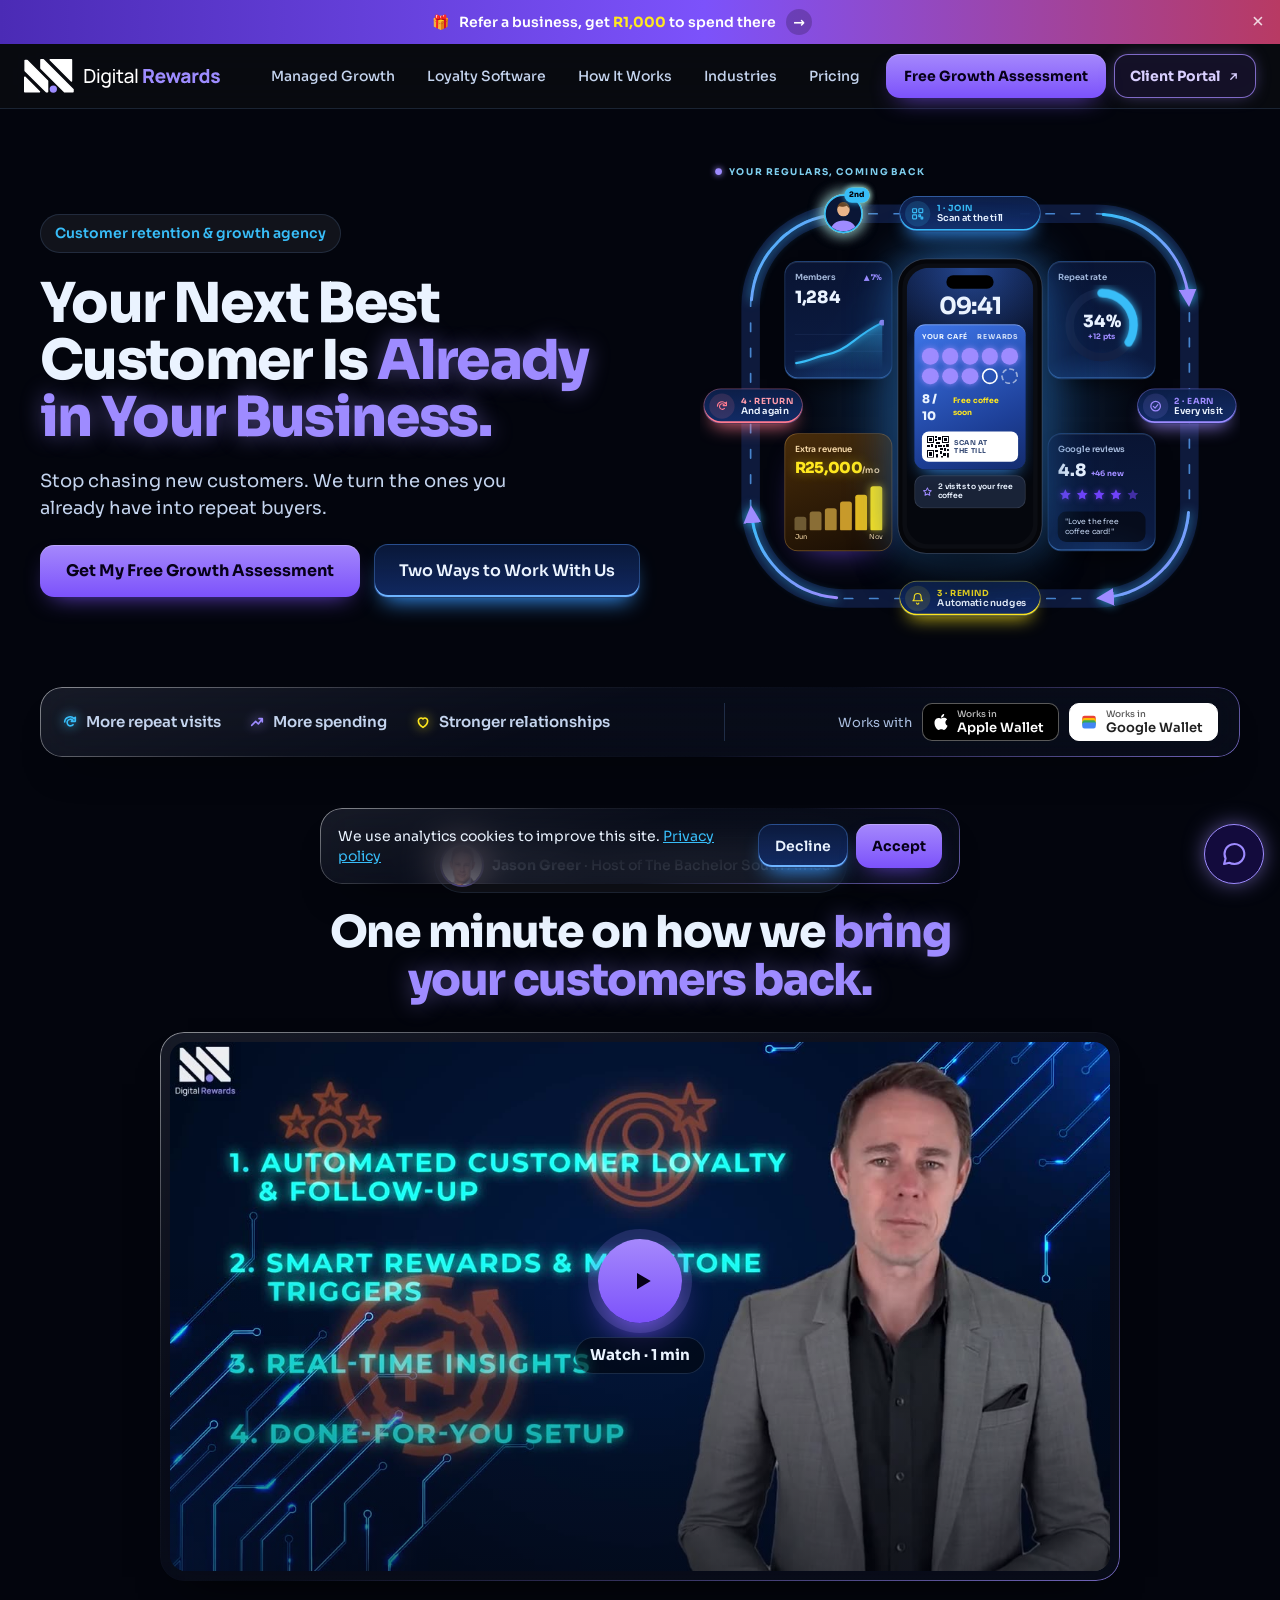
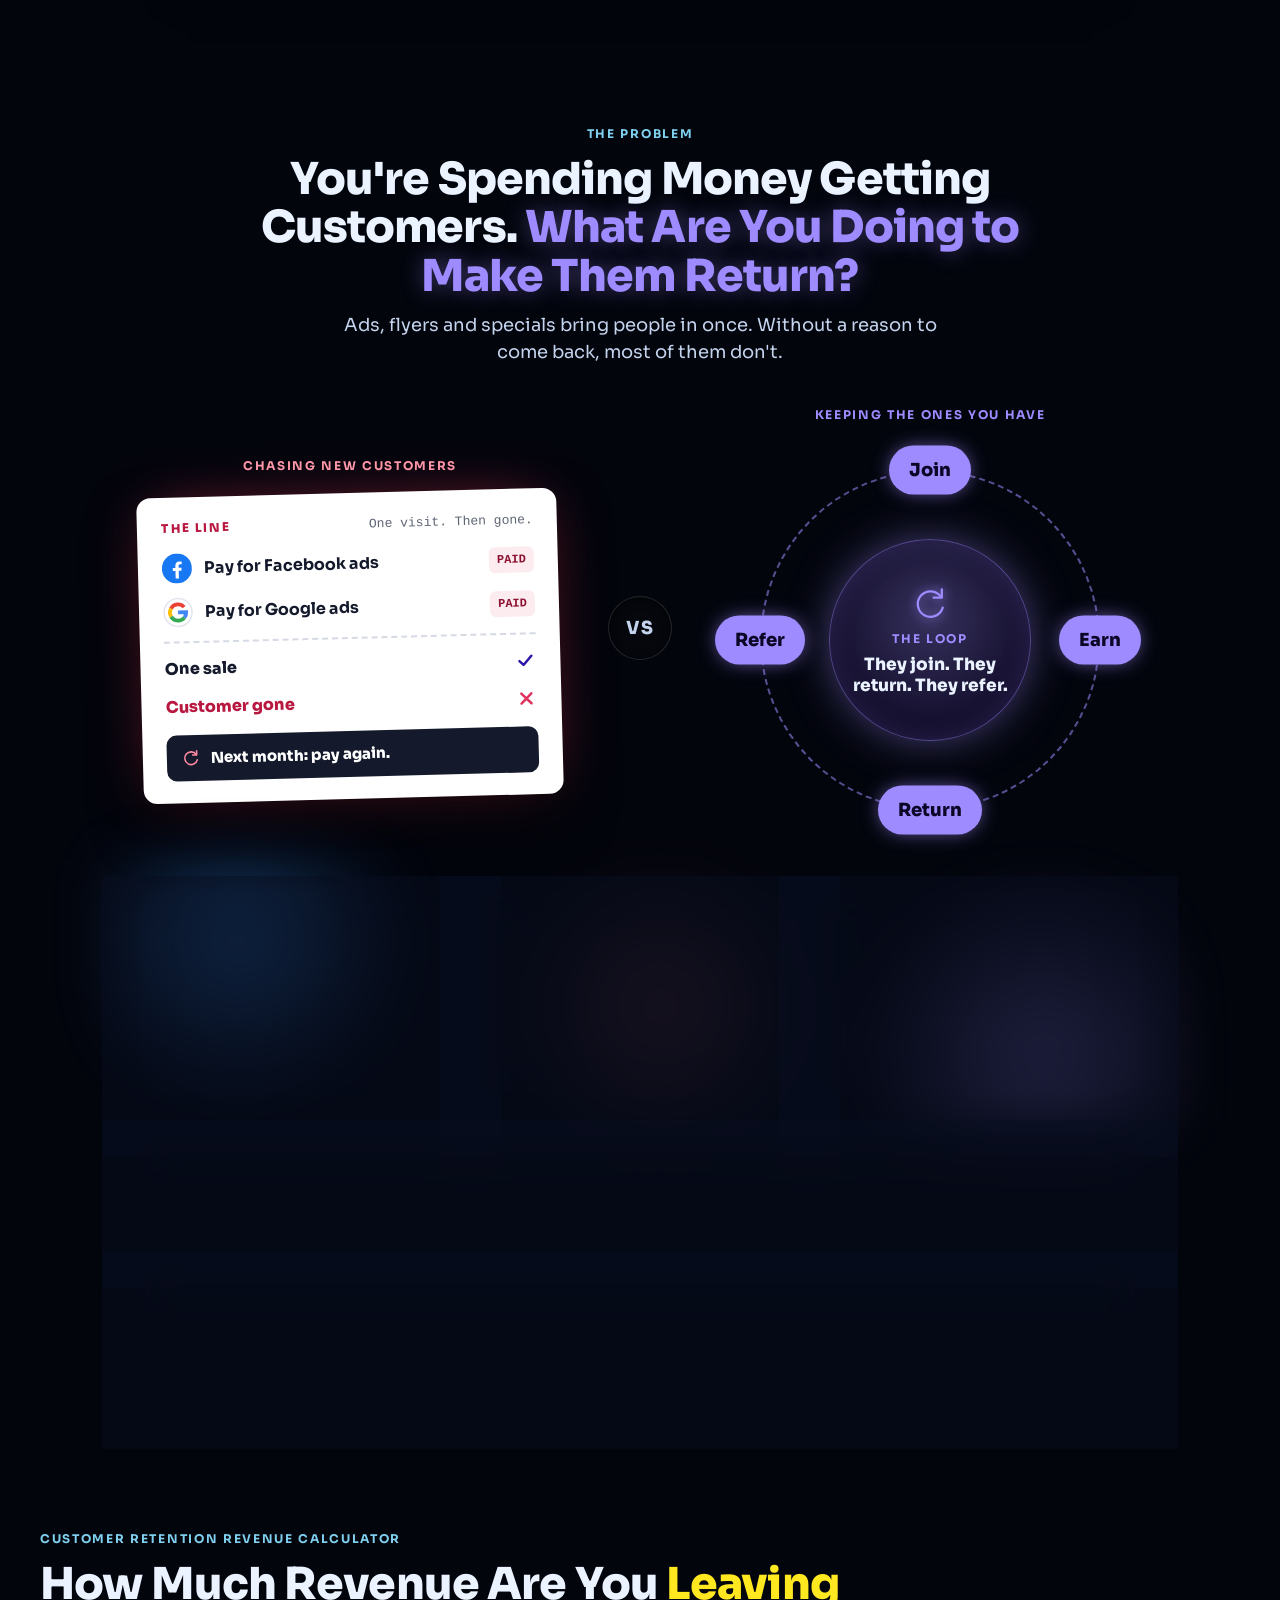
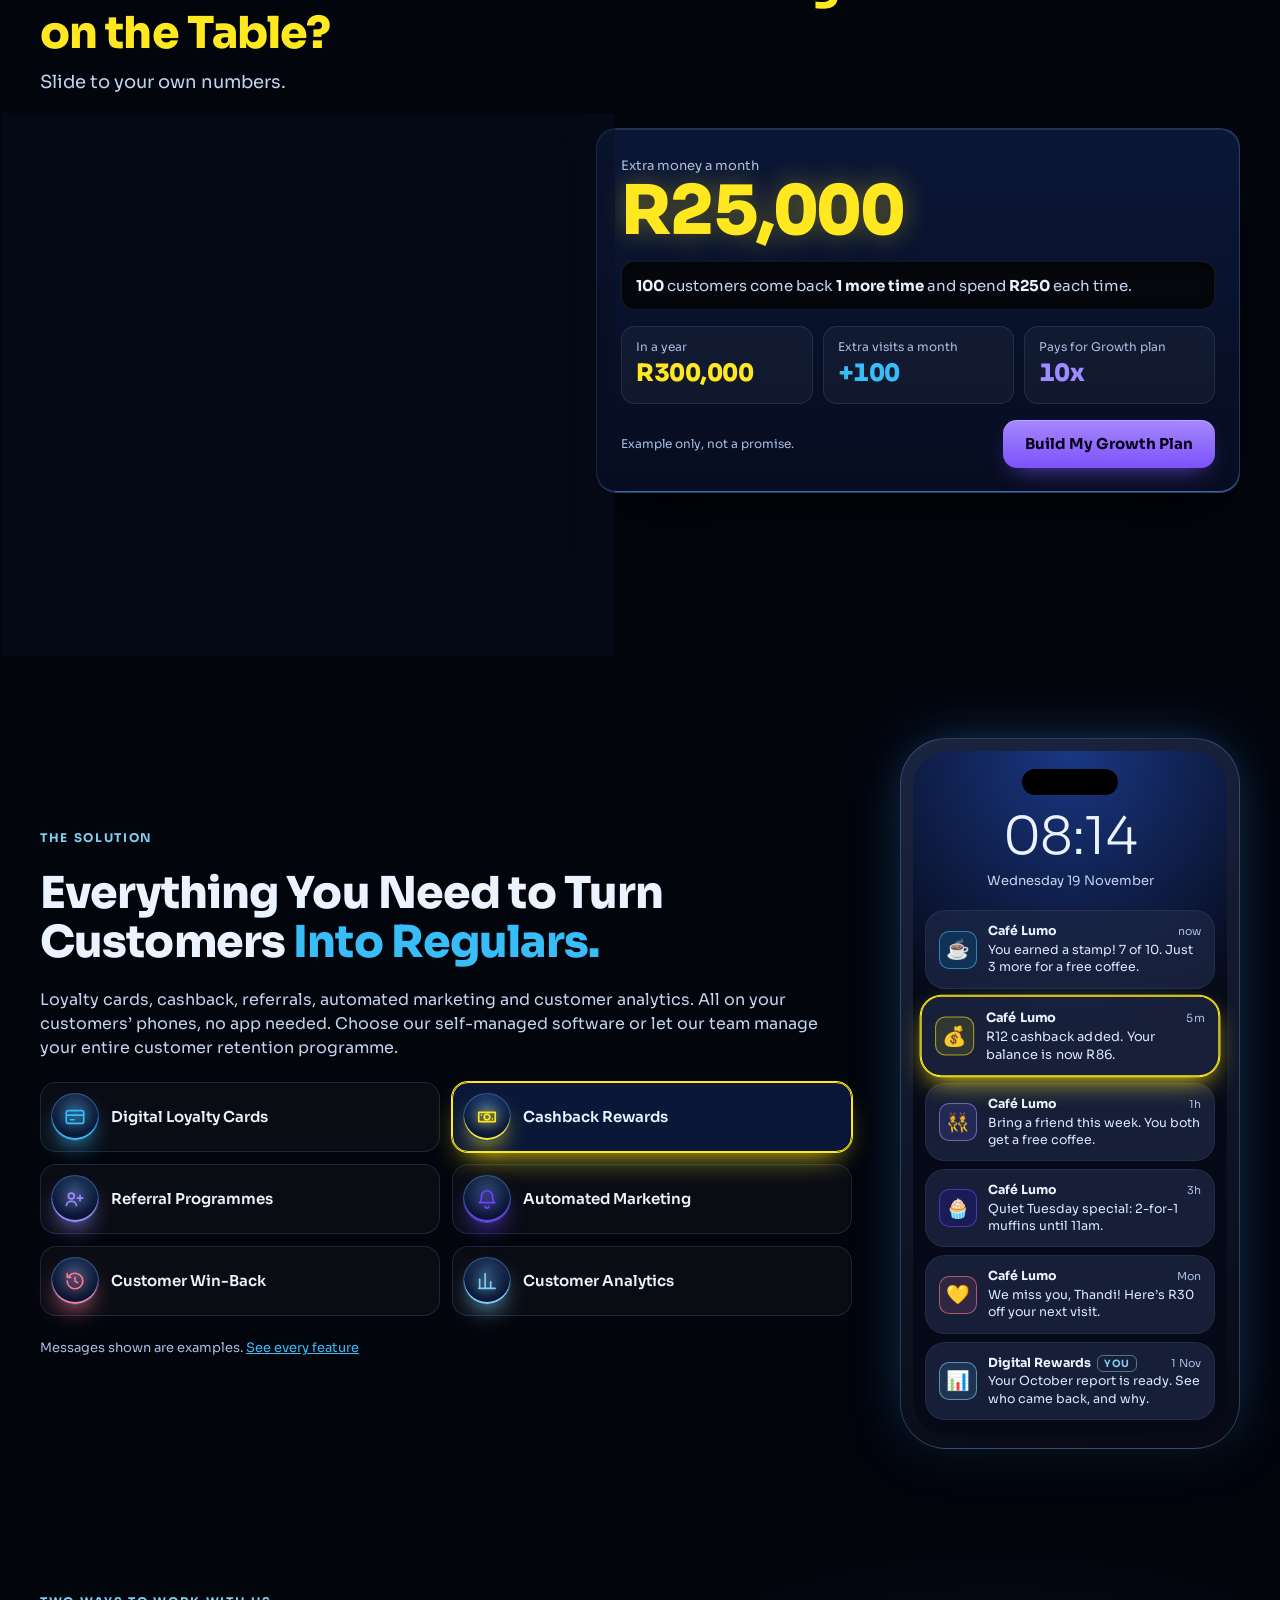
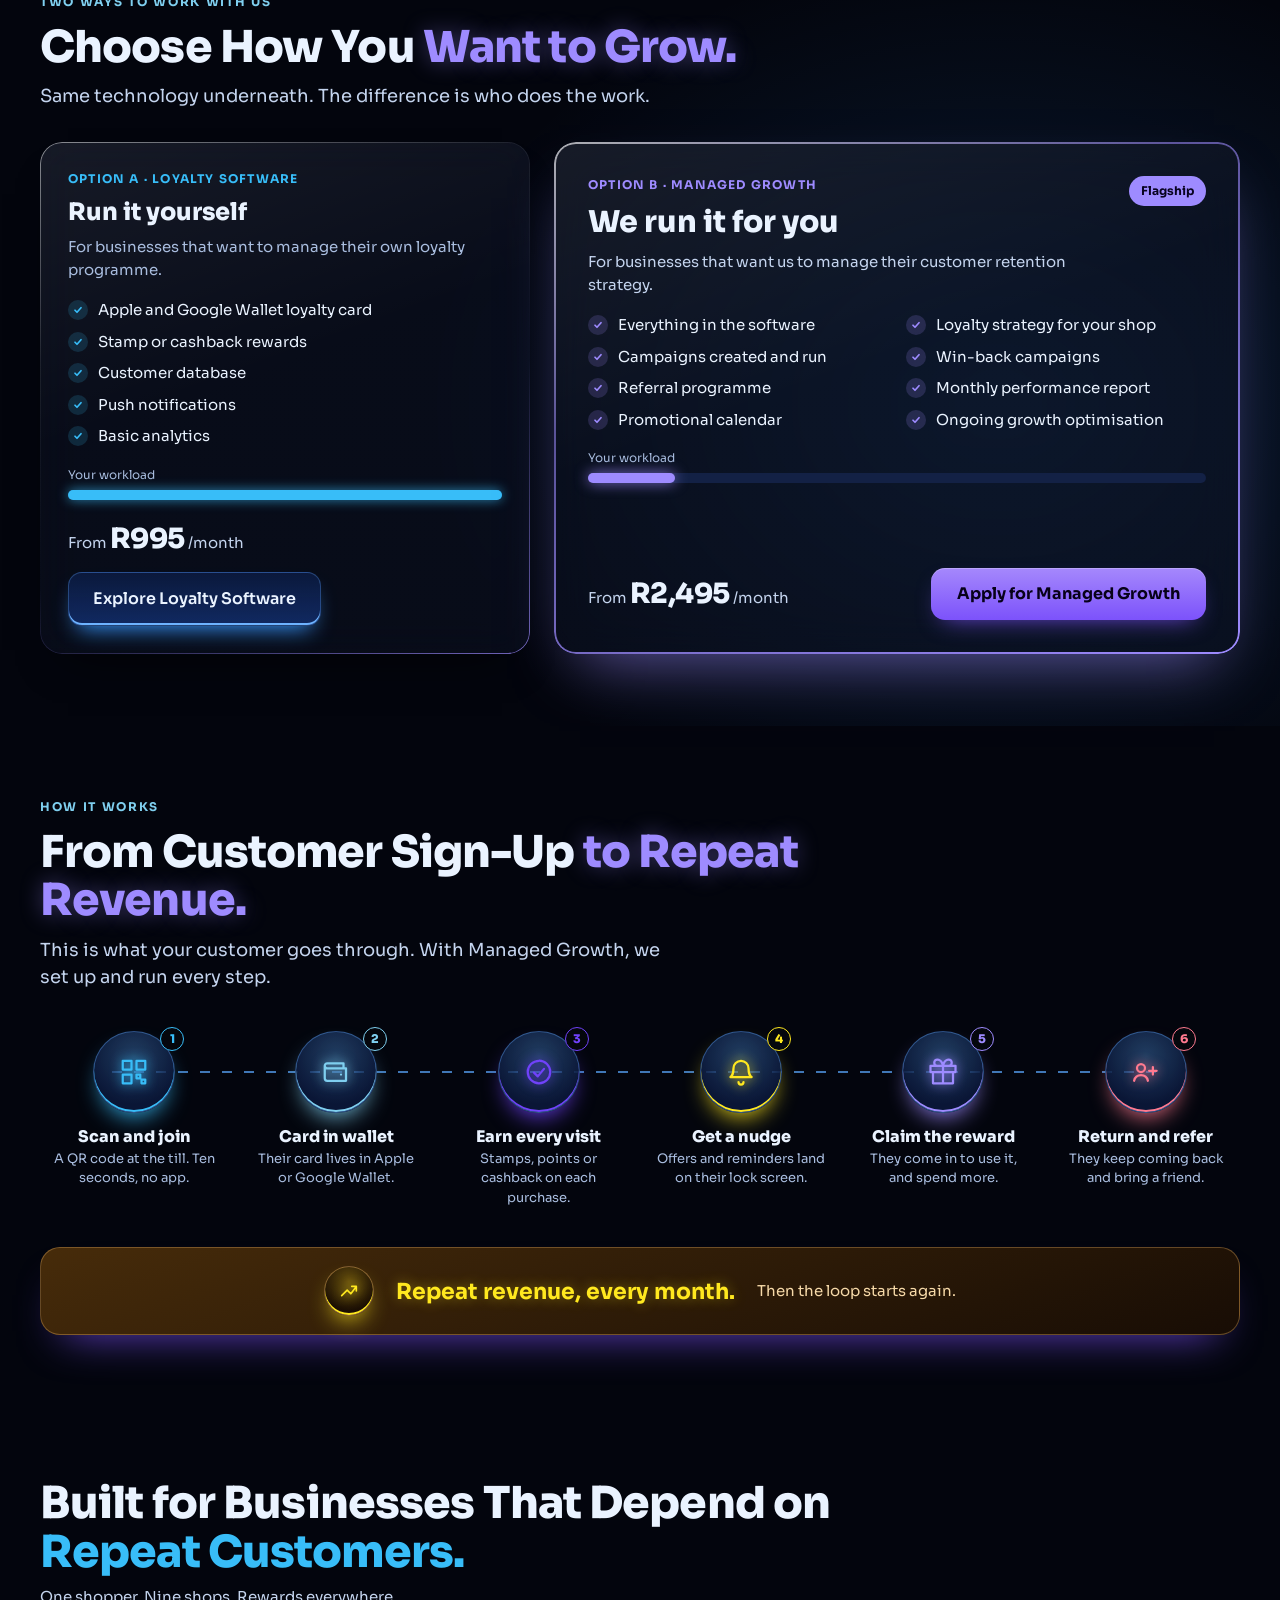
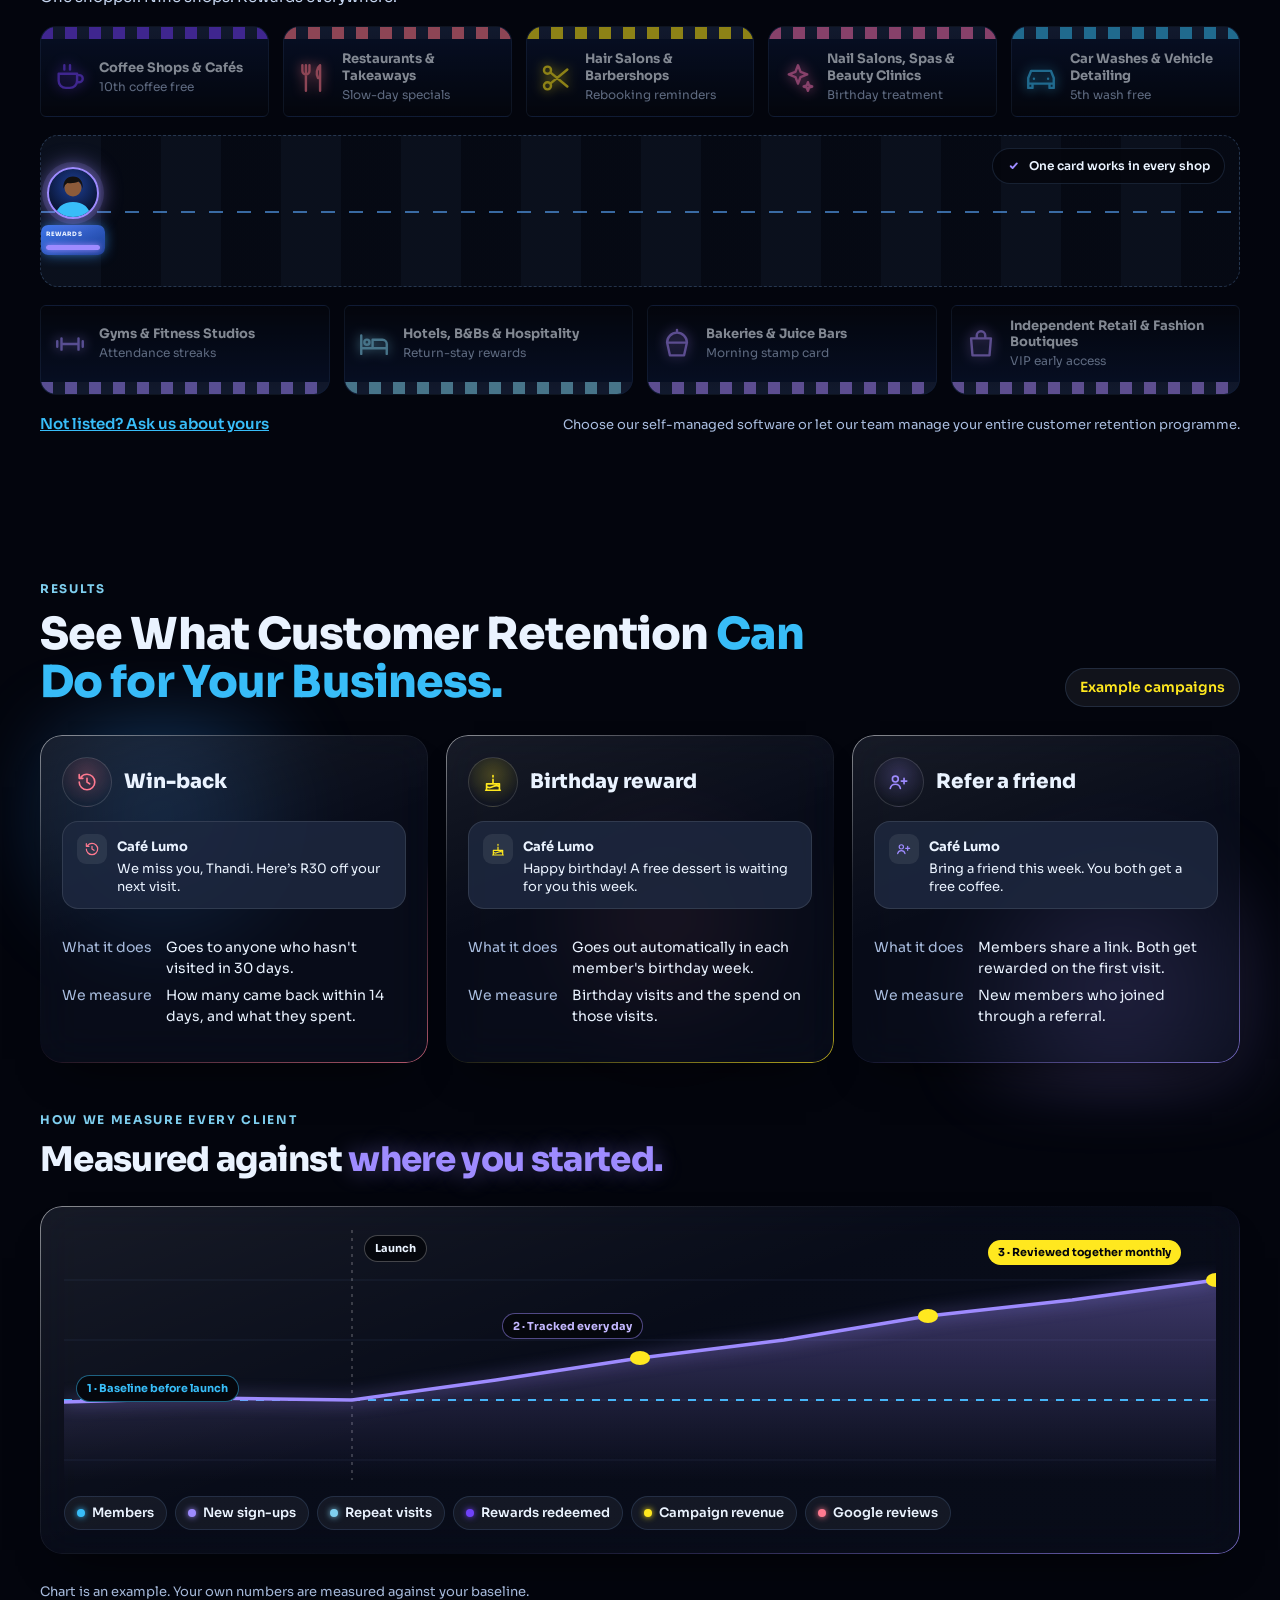
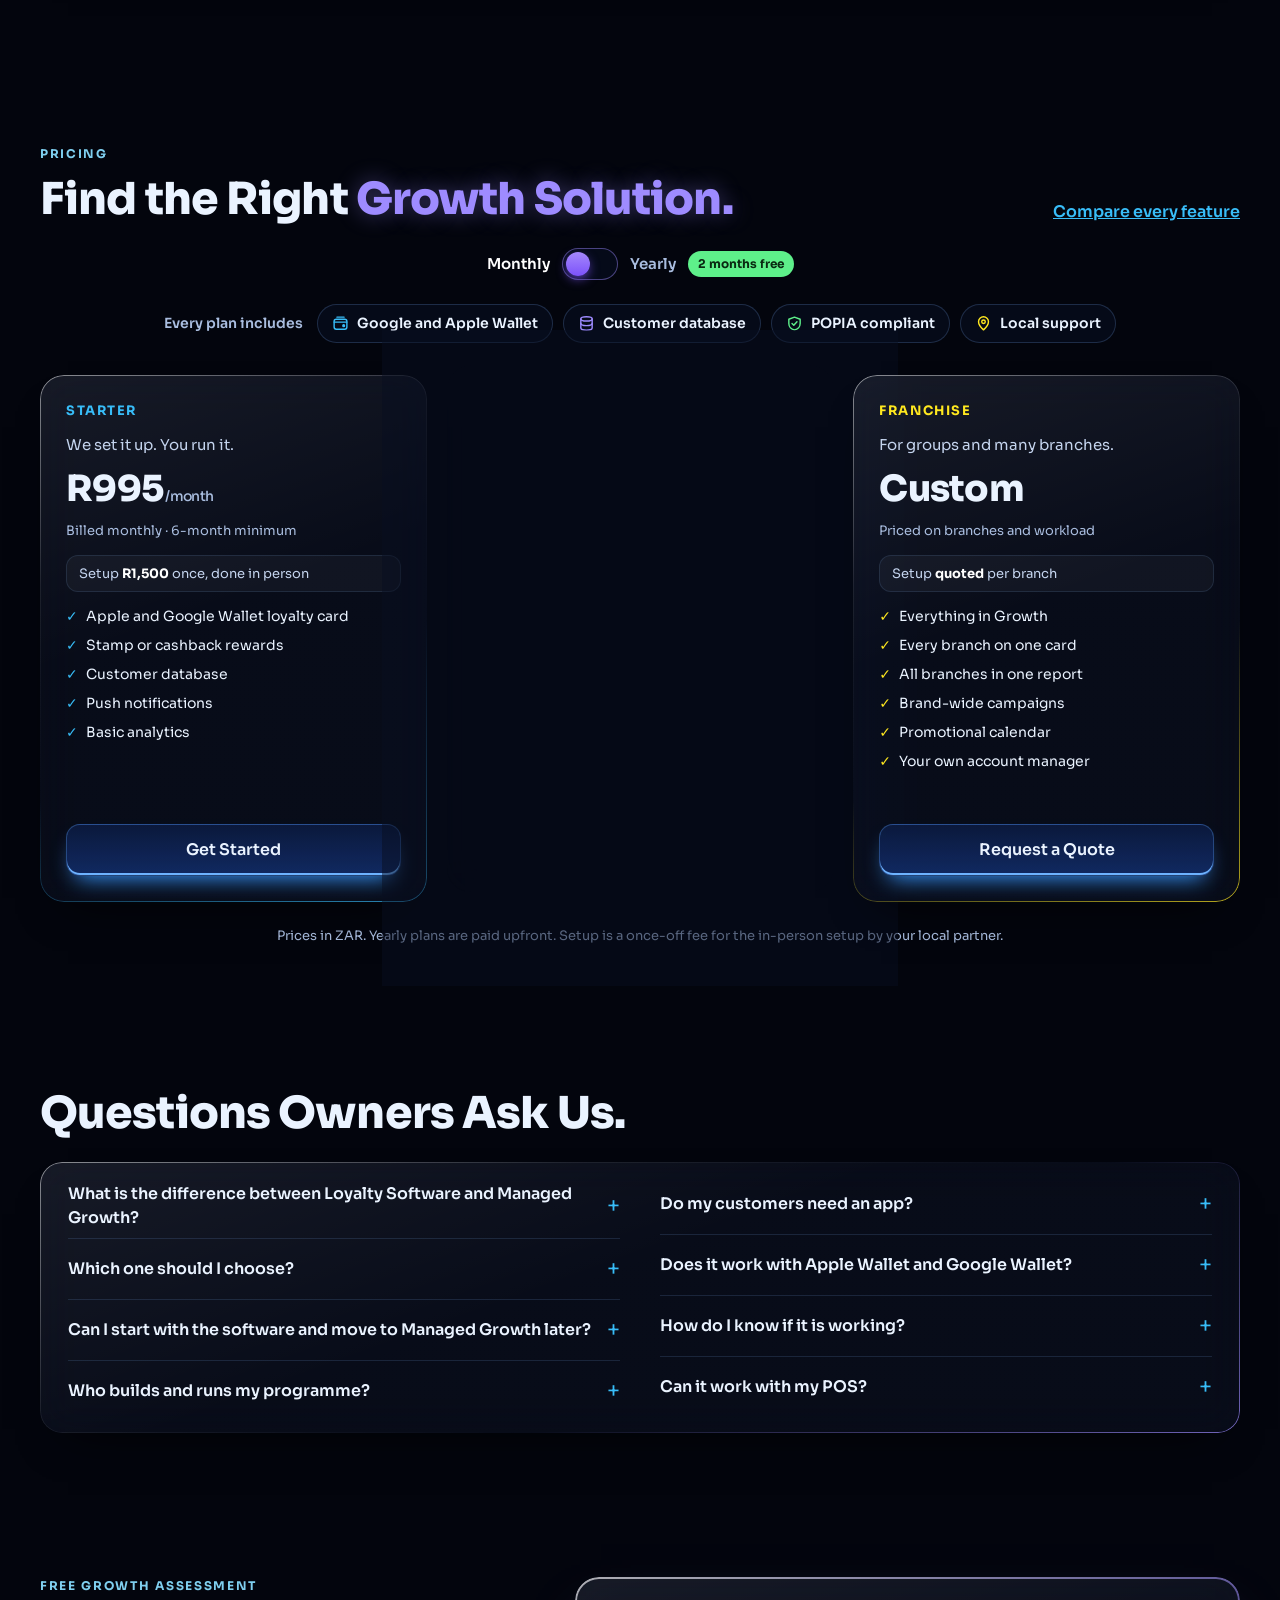
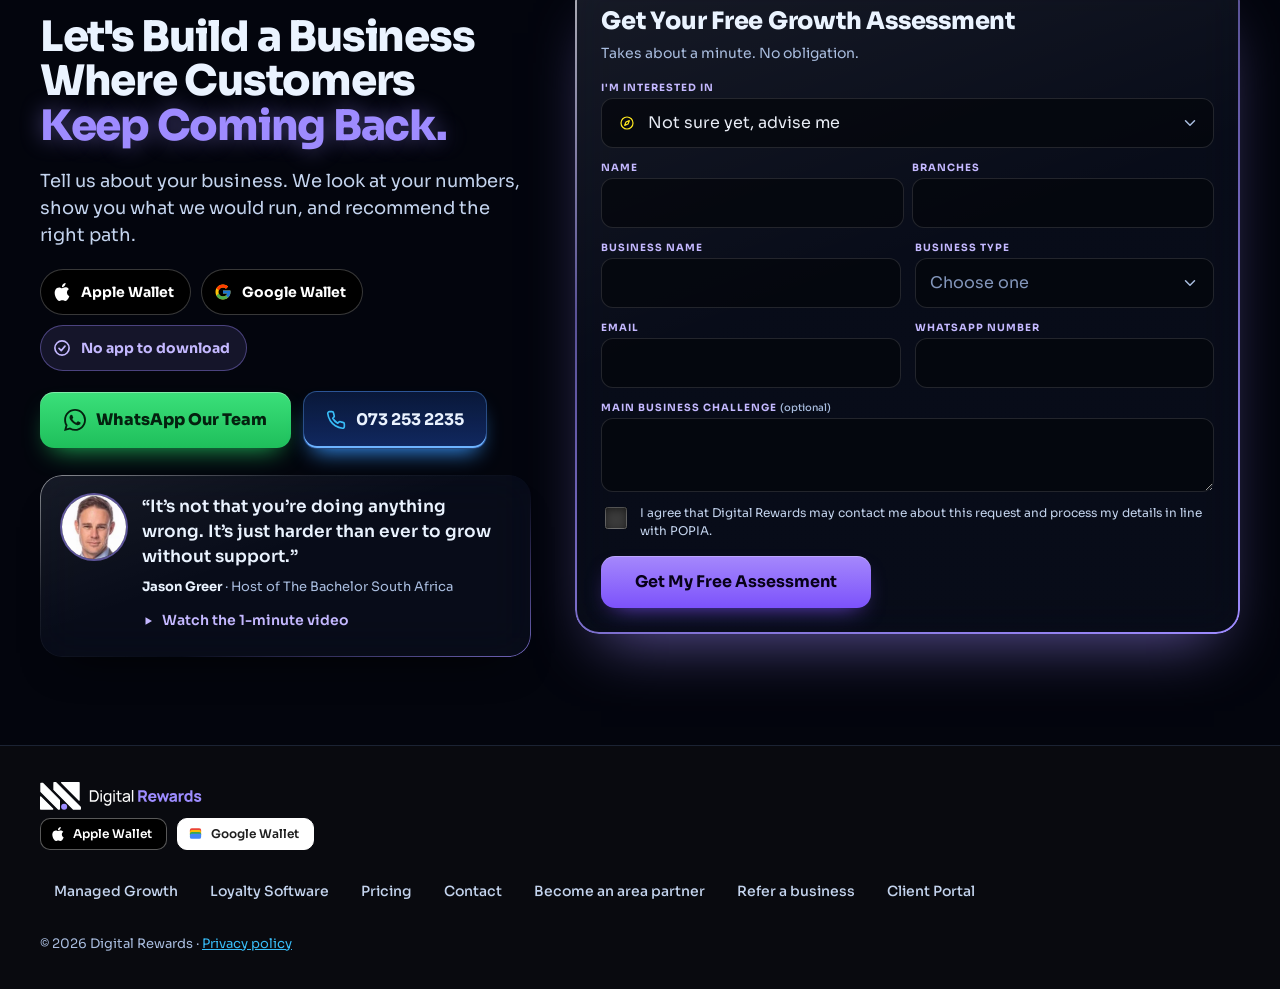
<file: index.html>
<!doctype html>
<html lang="en-ZA">
<head>
<meta charset="utf-8">
<meta name="viewport" content="width=device-width, initial-scale=1">
<title>Digital Rewards | Customer Retention &amp; Loyalty Agency South Africa</title>
<meta name="description" content="Digital Rewards helps local businesses attract, retain and reactivate customers with digital loyalty programmes, automated marketing and managed customer growth.">
<link rel="canonical" href="https://digitalrewards.co.za/">
<meta property="og:type" content="website">
<meta property="og:title" content="Get your customers coming back more often">
<meta property="og:description" content="Digital loyalty cards for local businesses. We set it up for you. No app needed.">
<meta property="og:url" content="https://digitalrewards.co.za/">
<meta name="theme-color" content="#03050D">
<link rel="icon" href="favicon.svg?v=2" type="image/svg+xml">
<link rel="icon" href="brand/png/favicon-32.png?v=2" sizes="32x32" type="image/png">
<link rel="apple-touch-icon" href="brand/png/dr-app-icon-180.png">
<meta property="og:image" content="https://digitalrewards.co.za/brand/png/dr-share-1200x630.png">
<meta property="og:image:width" content="1200">
<meta property="og:image:height" content="630">
<link rel="preconnect" href="https://fonts.googleapis.com">
<link rel="preconnect" href="https://fonts.gstatic.com" crossorigin>
<link rel="stylesheet" href="https://fonts.googleapis.com/css2?family=Sora:wght@400;500;600;700;800&display=swap">
<link rel="stylesheet" href="styles.css?v=202611281200">
<link rel="stylesheet" href="v2.css?v=202611281200">
</head>
<body>
<a class="skip" href="#main">Skip to content</a>
<div style="background: radial-gradient(ellipse 1200px 700px at 20% -6%, rgba(29,53,140,0.42), transparent 62%), #03050D; color: #EAF3FF; font-family: Sora, system-ui, sans-serif; font-size: 16px; line-height: 1.5; color-scheme: dark">

<header style="position: sticky; top: 0; z-index: 20; background: rgba(11,13,17,0.74); backdrop-filter: blur(22px) saturate(150%); border-bottom: 1px solid rgba(120,170,235,0.16)">
<div style="max-width: 1200px; margin: 0 auto; padding: 10px 24px; display: flex; flex-wrap: wrap; align-items: center; justify-content: space-between; gap: 8px 20px">
<a href="./" style="display: flex; align-items: center; gap: 10px; color: #FFFFFF; text-decoration: none; font-weight: 800; font-size: 18px; min-height: 44px">
<img src="brand/dr-logo-horizontal.svg" alt="Digital Rewards" width="198" height="34" style="display:block"></a>
<a class="portal portal-m" href="https://app.digitalrewards.co.za/" target="_blank" rel="noopener" aria-label="Client Portal (opens in a new tab)"><svg aria-hidden="true" class="portal-ic" width="18" height="18" viewBox="0 0 24 24" fill="none" stroke="currentColor" stroke-width="2" stroke-linecap="round" stroke-linejoin="round"><circle cx="12" cy="8" r="4"/><path d="M4 21a8 8 0 0116 0"/></svg></a>
<nav aria-label="Main" style="display: flex; flex-wrap: wrap; align-items: center; gap: 2px 4px">
<a class="pill" href="managed-growth">Managed Growth</a>
<a class="pill" href="loyalty-software">Loyalty Software</a>
<a class="pill" href="./#how">How It Works</a>
<a class="pill" href="./#industries">Industries</a>
<a class="pill" href="pricing">Pricing</a>
<a class="cta" href="#assessment" style="min-height: 44px; padding: 0 18px; font-size: 14px; margin-left: 8px">Free Growth Assessment</a>
<a class="portal portal-d" href="https://app.digitalrewards.co.za/" target="_blank" rel="noopener" aria-label="Client Portal (opens in a new tab)" title="Client Portal"><svg aria-hidden="true" class="portal-ic" width="18" height="18" viewBox="0 0 24 24" fill="none" stroke="currentColor" stroke-width="2" stroke-linecap="round" stroke-linejoin="round"><circle cx="12" cy="8" r="4"/><path d="M4 21a8 8 0 0116 0"/></svg><span>Client Portal</span><svg aria-hidden="true" class="portal-ar" width="13" height="13" viewBox="0 0 24 24" fill="none" stroke="currentColor" stroke-width="2.4" stroke-linecap="round" stroke-linejoin="round"><path d="M7 17L17 7M9 7h8v8"/></svg></a>
</nav>
</div>
</header>

<main id="main">
<section style="padding: 44px 24px 56px">
<div style="max-width: 1200px; margin: 0 auto">
<div class="hx-c">
<div style="min-width: 0; display: flex; flex-direction: column; gap: 22px">
<div class="chip" style="align-self: flex-start; color: #38BDF8">Customer retention &amp; growth agency</div>
<h1 style="margin: 0; font-size: clamp(36px, 4.3vw, 58px); line-height: 1.04; letter-spacing: -0.03em; font-weight: 800">Your Next Best Customer Is <span style="color: #9E8BFF; text-shadow: 0 0 22px rgba(158,139,255,0.45)">Already in Your Business.</span></h1>
<p style="margin: 0; color: #C4D4EE; font-size: 18px; max-width: 520px">Stop chasing new customers. We turn the ones you already have into repeat buyers.</p>
<div class="hx-row" style="gap: 12px 14px"><a class="cta" href="#assessment">Get My Free Growth Assessment</a>
<a class="edge" href="#paths">Two Ways to Work With Us</a></div>
</div>
<div class="hv" style="min-width: 0; position: relative; max-width: 540px; width: 100%; justify-self: end">
<div class="hv-in" style="width: 640px; height: 600px; position: absolute; left: 0; top: 0; overflow: hidden; background: radial-gradient(300px 300px at 50% 50%, rgba(56,152,255,0.32), transparent 70%); font-family: Sora, system-ui, sans-serif; color: #EAF3FF">

<svg aria-hidden="true" width="640" height="600" viewBox="0 0 640 600" fill="none" style="position: absolute; inset: 0">
<defs>
<linearGradient id="tc-g" x1="0" y1="0" x2="1" y2="1"><stop offset="0" stop-color="#38BDF8"/><stop offset="1" stop-color="#9E8BFF"/></linearGradient>
<marker id="tc-a" viewBox="0 0 10 10" refX="6" refY="5" markerWidth="6" markerHeight="6" orient="auto"><path d="M0 0L10 5L0 10z" fill="#9E8BFF"/></marker>
</defs>
<path d="M170 72 H470 A110 110 0 0 1 580 182 V418 A110 110 0 0 1 470 528 H170 A110 110 0 0 1 60 418 V182 A110 110 0 0 1 170 72 Z" stroke="#0E1A3C" stroke-width="22"/>
<path class="tc-flow" d="M170 72 H470 A110 110 0 0 1 580 182 V418 A110 110 0 0 1 470 528 H170 A110 110 0 0 1 60 418 V182 A110 110 0 0 1 170 72 Z" stroke="#5AA8FF" stroke-opacity="0.75" stroke-width="2" stroke-dasharray="10 20" stroke-linecap="round"/>
<g stroke="url(#tc-g)" stroke-width="3.5" stroke-linecap="round" marker-end="url(#tc-a)" style="filter: drop-shadow(0 0 6px #38BDF8)">
<path d="M478 73 A110 110 0 0 1 579 174"/><path d="M579 426 A110 110 0 0 1 478 527"/><path d="M162 527 A110 110 0 0 1 61 426"/><path d="M61 174 A110 110 0 0 1 162 73"/>
</g>
</svg>

<div style="position: absolute; left: 18px; top: 14px; display: flex; align-items: center; gap: 8px"><span style="width: 8px; height: 8px; border-radius: 50%; background: #9E8BFF; box-shadow: 0 0 8px #9E8BFF; animation: tc-blink 1.6s infinite"></span><span style="font-size: 11px; font-weight: 700; letter-spacing: 0.14em; text-transform: uppercase; color: #7FCFEF">Your regulars, coming back</span></div>

<div style="position: absolute; left: 236px; top: 51px; width: 168px; height: 42px; border-radius: 99px; box-sizing: border-box; padding: 0 14px 0 6px; display: flex; align-items: center; gap: 8px; background: linear-gradient(180deg, rgba(13,32,76,0.95), rgba(18,44,104,0.98)); border: 1px solid rgba(96,165,250,0.4); box-shadow: inset 0 -2px 0 #38BDF8, 0 12px 22px -10px rgba(56,152,255,1)"><span style="width: 30px; height: 30px; border-radius: 50%; flex: none; background: rgba(56,189,248,0.16); display: flex; align-items: center; justify-content: center"><svg aria-hidden="true" width="16" height="16" viewBox="0 0 24 24" fill="none" stroke="#38BDF8" stroke-width="2" stroke-linejoin="round"><rect x="3" y="3" width="7" height="7" rx="1"/><rect x="14" y="3" width="7" height="7" rx="1"/><rect x="3" y="14" width="7" height="7" rx="1"/><path d="M14 14h3v3h-3zM18 18h3v3h-3z"/></svg></span><span style="display: flex; flex-direction: column; line-height: 1.15"><span style="font-size: 10px; font-weight: 700; color: #38BDF8; letter-spacing: 0.06em">1 · JOIN</span><span style="font-size: 11px; font-weight: 600">Scan at the till</span></span></div>
<div style="position: absolute; left: 518px; top: 279px; width: 118px; height: 42px; border-radius: 99px; box-sizing: border-box; padding: 0 10px 0 6px; display: flex; align-items: center; gap: 7px; background: linear-gradient(180deg, rgba(13,32,76,0.95), rgba(18,44,104,0.98)); border: 1px solid rgba(158,139,255,0.4); box-shadow: inset 0 -2px 0 #9E8BFF, 0 12px 22px -10px rgba(158,139,255,0.9)"><span style="width: 30px; height: 30px; border-radius: 50%; flex: none; background: rgba(158,139,255,0.14); display: flex; align-items: center; justify-content: center"><svg aria-hidden="true" width="16" height="16" viewBox="0 0 24 24" fill="none" stroke="#9E8BFF" stroke-width="2.2" stroke-linecap="round" stroke-linejoin="round"><circle cx="12" cy="12" r="8.5"/><path d="M8 12.5l3 3 5-6"/></svg></span><span style="display: flex; flex-direction: column; line-height: 1.15"><span style="font-size: 10px; font-weight: 700; color: #9E8BFF; letter-spacing: 0.06em">2 · EARN</span><span style="font-size: 11px; font-weight: 600">Every visit</span></span></div>
<div style="position: absolute; left: 236px; top: 507px; width: 168px; height: 42px; border-radius: 99px; box-sizing: border-box; padding: 0 14px 0 6px; display: flex; align-items: center; gap: 8px; background: linear-gradient(180deg, rgba(13,32,76,0.95), rgba(18,44,104,0.98)); border: 1px solid rgba(255,232,31,0.4); box-shadow: inset 0 -2px 0 #FFE81F, 0 12px 22px -10px rgba(255,232,31,0.8)"><span style="width: 30px; height: 30px; border-radius: 50%; flex: none; background: rgba(255,232,31,0.12); display: flex; align-items: center; justify-content: center"><svg aria-hidden="true" width="16" height="16" viewBox="0 0 24 24" fill="none" stroke="#FFE81F" stroke-width="2" stroke-linecap="round" stroke-linejoin="round"><path d="M6 9a6 6 0 0112 0c0 6 2.5 7 2.5 7h-17S6 15 6 9zM10 20a2 2 0 004 0"/></svg></span><span style="display: flex; flex-direction: column; line-height: 1.15"><span style="font-size: 10px; font-weight: 700; color: #FFE81F; letter-spacing: 0.06em">3 · REMIND</span><span style="font-size: 11px; font-weight: 600">Automatic nudges</span></span></div>
<div style="position: absolute; left: 4px; top: 279px; width: 118px; height: 42px; border-radius: 99px; box-sizing: border-box; padding: 0 10px 0 6px; display: flex; align-items: center; gap: 7px; background: linear-gradient(180deg, rgba(13,32,76,0.95), rgba(18,44,104,0.98)); border: 1px solid rgba(255,122,144,0.4); box-shadow: inset 0 -2px 0 #FF7A90, 0 12px 22px -10px rgba(255,122,144,0.9)"><span style="width: 30px; height: 30px; border-radius: 50%; flex: none; background: rgba(255,122,144,0.14); display: flex; align-items: center; justify-content: center"><svg aria-hidden="true" width="16" height="16" viewBox="0 0 24 24" fill="none" stroke="#FF7A90" stroke-width="2" stroke-linecap="round" stroke-linejoin="round"><path d="M4 12a8 8 0 0114-5l2-2v6h-6l2-2a5 5 0 10.5 7"/></svg></span><span style="display: flex; flex-direction: column; line-height: 1.15"><span style="font-size: 10px; font-weight: 700; color: #FF9CAC; letter-spacing: 0.06em">4 · RETURN</span><span style="font-size: 11px; font-weight: 600">And again</span></span></div>

<div style="position: absolute; left: 100px; top: 128px; width: 128px; height: 140px; border-radius: 16px; padding: 10px 11px; box-sizing: border-box; background: radial-gradient(120% 90% at 50% 130%, rgba(59,150,255,0.38), rgba(59,150,255,0) 62%), linear-gradient(180deg, rgba(10,22,54,0.92), rgba(13,32,76,0.88)); border: 1px solid rgba(96,165,250,0.26); box-shadow: inset 0 1px 0 rgba(255,255,255,0.10), inset 0 -1px 0 rgba(96,165,250,0.6), 0 16px 30px -16px rgba(0,0,0,0.9); display: flex; flex-direction: column; gap: 2px">
<div style="display: flex; justify-content: space-between; align-items: baseline"><span style="font-size: 10px; color: #A9BDDF; font-weight: 600">Members</span><span style="font-size: 9px; font-weight: 700; color: #9E8BFF">▲ 7%</span></div>
<span style="font-size: 20px; font-weight: 800; letter-spacing: -0.02em">1,284</span>
<svg aria-hidden="true" width="106" height="62" viewBox="0 0 106 62" fill="none" style="margin-top: auto"><defs><linearGradient id="tc-m" x1="0" y1="0" x2="0" y2="1"><stop offset="0" stop-color="#38BDF8" stop-opacity="0.5"/><stop offset="1" stop-color="#38BDF8" stop-opacity="0"/></linearGradient></defs><path d="M0 20H106M0 40H106" stroke="rgba(120,170,235,0.10)"/><path d="M2 54 C18 52 26 46 38 44 S60 36 70 28 S92 12 104 6 L104 62 L2 62Z" fill="url(#tc-m)"/><path d="M2 54 C18 52 26 46 38 44 S60 36 70 28 S92 12 104 6" stroke="#38BDF8" stroke-width="2.5" stroke-linecap="round" style="filter: drop-shadow(0 0 4px #38BDF8)"/><circle cx="104" cy="6" r="3.5" fill="#9E8BFF"/></svg>
</div>

<div style="position: absolute; left: 412px; top: 128px; width: 128px; height: 140px; border-radius: 16px; padding: 10px 11px; box-sizing: border-box; background: radial-gradient(120% 90% at 50% 130%, rgba(59,150,255,0.38), rgba(59,150,255,0) 62%), linear-gradient(180deg, rgba(10,22,54,0.92), rgba(13,32,76,0.88)); border: 1px solid rgba(96,165,250,0.26); box-shadow: inset 0 1px 0 rgba(255,255,255,0.10), inset 0 -1px 0 rgba(96,165,250,0.6), 0 16px 30px -16px rgba(0,0,0,0.9); display: flex; flex-direction: column; align-items: center; gap: 2px">
<span style="align-self: flex-start; font-size: 10px; color: #A9BDDF; font-weight: 600">Repeat rate</span>
<svg role="img" aria-label="Sample repeat rate 34 percent, up from 22" width="96" height="96" viewBox="0 0 96 96"><circle cx="48" cy="48" r="38" fill="none" stroke="#132145" stroke-width="10"/><circle cx="48" cy="48" r="38" fill="none" stroke="#3A4E78" stroke-width="10" stroke-dasharray="52.5 238.8" transform="rotate(-90 48 48)"/><circle cx="48" cy="48" r="38" fill="none" stroke="#38BDF8" stroke-width="10" stroke-linecap="round" stroke-dasharray="81.2 238.8" transform="rotate(-90 48 48)" style="filter: drop-shadow(0 0 5px #38BDF8)"/><text x="48" y="50" text-anchor="middle" fill="#EAF3FF" font-size="20" font-weight="800" font-family="Sora, sans-serif">34%</text><text x="48" y="64" text-anchor="middle" fill="#9E8BFF" font-size="9" font-weight="700" font-family="Sora, sans-serif">+12 pts</text></svg>
</div>

<div style="position: absolute; left: 100px; top: 332px; width: 128px; height: 140px; border-radius: 16px; padding: 10px 11px; box-sizing: border-box; background: linear-gradient(160deg, rgba(78,48,10,0.92), rgba(26,14,4,0.94)); border: 1px solid rgba(243,182,100,0.34); box-shadow: 0 18px 40px -24px rgba(124,82,251,0.85); display: flex; flex-direction: column; gap: 2px">
<span style="font-size: 10px; color: #F6D9A8; font-weight: 600">Extra revenue</span>
<span style="font-size: 18px; font-weight: 800; letter-spacing: -0.02em; color: #FFE81F; text-shadow: 0 0 14px rgba(255,232,31,0.4)">R25,000<span style="font-size: 10px; font-weight: 600; color: #F6D9A8">/mo</span></span>
<div style="margin-top: auto; display: flex; align-items: flex-end; gap: 4px; height: 52px">
<div style="flex: 1; height: 30%; border-radius: 3px 3px 1px 1px; background: #6E5A33"></div><div style="flex: 1; height: 42%; border-radius: 3px 3px 1px 1px; background: #8A6E36"></div><div style="flex: 1; height: 50%; border-radius: 3px 3px 1px 1px; background: #A98432"></div><div style="flex: 1; height: 66%; border-radius: 3px 3px 1px 1px; background: #C99B2A"></div><div style="flex: 1; height: 80%; border-radius: 3px 3px 1px 1px; background: #E6BC1F"></div><div style="flex: 1; height: 100%; border-radius: 3px 3px 1px 1px; background: #FFE81F; box-shadow: 0 0 10px rgba(255,232,31,0.7)"></div>
</div>
<div style="display: flex; justify-content: space-between; font-size: 8px; color: #F6D9A8"><span>Jun</span><span>Nov</span></div>
</div>

<div style="position: absolute; left: 412px; top: 332px; width: 128px; height: 140px; border-radius: 16px; padding: 10px 11px; box-sizing: border-box; background: radial-gradient(120% 90% at 50% 130%, rgba(59,150,255,0.38), rgba(59,150,255,0) 62%), linear-gradient(180deg, rgba(10,22,54,0.92), rgba(13,32,76,0.88)); border: 1px solid rgba(96,165,250,0.26); box-shadow: inset 0 1px 0 rgba(255,255,255,0.10), inset 0 -1px 0 rgba(96,165,250,0.6), 0 16px 30px -16px rgba(0,0,0,0.9); display: flex; flex-direction: column; gap: 4px">
<span style="font-size: 10px; color: #A9BDDF; font-weight: 600">Google reviews</span>
<div style="display: flex; align-items: baseline; gap: 5px"><span style="font-size: 20px; font-weight: 800">4.8</span><span style="font-size: 9px; font-weight: 700; color: #9E8BFF">+46 new</span></div>
<div style="display: flex; gap: 2px" role="img" aria-label="4.8 out of 5 stars">
<svg aria-hidden="true" width="18" height="18" viewBox="0 0 24 24" fill="#7042FA" style="filter: drop-shadow(0 0 4px rgba(112,66,250,0.7))"><path d="M12 3.5l2.6 5.4 5.9.8-4.3 4.1 1 5.8-5.2-2.8-5.2 2.8 1-5.8-4.3-4.1 5.9-.8z"/></svg><svg aria-hidden="true" width="18" height="18" viewBox="0 0 24 24" fill="#7042FA" style="filter: drop-shadow(0 0 4px rgba(112,66,250,0.7))"><path d="M12 3.5l2.6 5.4 5.9.8-4.3 4.1 1 5.8-5.2-2.8-5.2 2.8 1-5.8-4.3-4.1 5.9-.8z"/></svg><svg aria-hidden="true" width="18" height="18" viewBox="0 0 24 24" fill="#7042FA" style="filter: drop-shadow(0 0 4px rgba(112,66,250,0.7))"><path d="M12 3.5l2.6 5.4 5.9.8-4.3 4.1 1 5.8-5.2-2.8-5.2 2.8 1-5.8-4.3-4.1 5.9-.8z"/></svg><svg aria-hidden="true" width="18" height="18" viewBox="0 0 24 24" fill="#7042FA" style="filter: drop-shadow(0 0 4px rgba(112,66,250,0.7))"><path d="M12 3.5l2.6 5.4 5.9.8-4.3 4.1 1 5.8-5.2-2.8-5.2 2.8 1-5.8-4.3-4.1 5.9-.8z"/></svg><svg aria-hidden="true" width="18" height="18" viewBox="0 0 24 24" fill="#7042FA" opacity="0.55"><path d="M12 3.5l2.6 5.4 5.9.8-4.3 4.1 1 5.8-5.2-2.8-5.2 2.8 1-5.8-4.3-4.1 5.9-.8z"/></svg>
</div>
<div style="margin-top: auto; border-radius: 10px; padding: 6px 8px; background: rgba(5,7,13,0.7); font-size: 9px; color: #C4D4EE; line-height: 1.35">"Love the free coffee card!"</div>
</div>

<div style="position: absolute; left: 234px; top: 125px; width: 172px; height: 350px; border-radius: 34px; background: #0B0D13; border: 1px solid rgba(150,180,230,0.3); box-shadow: inset 0 0 0 5px #05060A, 0 30px 60px -18px rgba(0,0,0,0.9), 0 0 60px -6px rgba(56,152,255,0.8); padding: 10px; box-sizing: border-box">
<div style="height: 100%; border-radius: 26px; overflow: hidden; background: radial-gradient(160px 160px at 50% 0%, rgba(62,118,234,0.5), transparent 70%), linear-gradient(180deg, #0A1636, #05070D 75%); padding: 9px 9px 0; box-sizing: border-box; display: flex; flex-direction: column; gap: 7px">
<div style="align-self: center; width: 56px; height: 16px; border-radius: 99px; background: #000"></div>
<div style="text-align: center; font-size: 28px; font-weight: 700; letter-spacing: -0.04em; line-height: 1">09:41</div>
<div style="border-radius: 13px; background: linear-gradient(155deg, #3E76EA, #1D3F97 70%, #142C6E); box-shadow: inset 0 1px 0 rgba(255,255,255,0.35), 0 12px 22px -10px rgba(56,152,255,0.9); padding: 9px; display: flex; flex-direction: column; gap: 7px">
<div style="display: flex; justify-content: space-between; font-size: 8px; font-weight: 700; letter-spacing: 0.1em; text-transform: uppercase"><span>Your Café</span><span style="opacity: 0.85">Rewards</span></div>
<div style="display: grid; grid-template-columns: repeat(5, minmax(0, 1fr)); gap: 4px">
<div style="aspect-ratio: 1; border-radius: 50%; background: #9E8BFF; box-shadow: 0 0 7px rgba(158,139,255,0.85)"></div><div style="aspect-ratio: 1; border-radius: 50%; background: #9E8BFF; box-shadow: 0 0 7px rgba(158,139,255,0.85)"></div><div style="aspect-ratio: 1; border-radius: 50%; background: #9E8BFF; box-shadow: 0 0 7px rgba(158,139,255,0.85)"></div><div style="aspect-ratio: 1; border-radius: 50%; background: #9E8BFF; box-shadow: 0 0 7px rgba(158,139,255,0.85)"></div><div style="aspect-ratio: 1; border-radius: 50%; background: #9E8BFF; box-shadow: 0 0 7px rgba(158,139,255,0.85)"></div>
<div style="aspect-ratio: 1; border-radius: 50%; background: #9E8BFF; box-shadow: 0 0 7px rgba(158,139,255,0.85)"></div><div style="aspect-ratio: 1; border-radius: 50%; background: #9E8BFF; box-shadow: 0 0 7px rgba(158,139,255,0.85)"></div><div style="aspect-ratio: 1; border-radius: 50%; background: #9E8BFF; box-shadow: 0 0 7px rgba(158,139,255,0.85)"></div><div style="aspect-ratio: 1; border-radius: 50%; border: 2px solid #fff; box-sizing: border-box; animation: tc-pulse 2s infinite"></div><div style="aspect-ratio: 1; border-radius: 50%; border: 2px dashed rgba(255,255,255,0.55); box-sizing: border-box"></div>
</div>
<div style="display: flex; justify-content: space-between; align-items: baseline"><span style="font-size: 14px; font-weight: 800">8 / 10</span><span style="font-size: 9px; font-weight: 700; color: #FFE81F">Free coffee soon</span></div>
<div style="display: flex; align-items: center; gap: 6px; background: #fff; border-radius: 8px; padding: 5px 6px">
<svg role="img" aria-label="Member QR code" width="26" height="26" viewBox="0 0 21 21" shape-rendering="crispEdges"><path fill="#03050D" d="M0 0h7v7H0zM1 1v5h5V1zM2 2h3v3H2zM14 0h7v7h-7zM15 1v5h5V1zM16 2h3v3h-3zM0 14h7v7H0zM1 15v5h5v-5zM2 16h3v3H2zM8 0h2v2H8zM11 1h2v3h-2zM8 3h2v2H8zM9 6h3v2H9zM8 9h2v3H8zM11 9h3v2h-3zM15 9h2v2h-2zM18 8h3v3h-3zM0 9h3v2H0zM4 8h2v3H4zM12 12h3v2h-3zM16 12h2v3h-2zM19 13h2v2h-2zM8 14h3v2H8zM12 15h2v3h-2zM9 18h2v3H9zM15 17h3v2h-3zM19 17h2v4h-2zM13 19h2v2h-2z"/></svg>
<span style="font-size: 8px; font-weight: 700; color: #3A4E78; text-transform: uppercase; letter-spacing: 0.06em; line-height: 1.2">Scan at<br>the till</span>
</div>
</div>
<div style="border-radius: 11px; padding: 7px 8px; background: rgba(30,40,64,0.85); border: 1px solid rgba(255,255,255,0.10); display: flex; gap: 6px; align-items: center">
<svg aria-hidden="true" width="13" height="13" viewBox="0 0 24 24" fill="none" stroke="#9E8BFF" stroke-width="2.2" stroke-linecap="round" stroke-linejoin="round" style="flex: none"><path d="M12 3.5l2.6 5.4 5.9.8-4.3 4.1 1 5.8-5.2-2.8-5.2 2.8 1-5.8-4.3-4.1 5.9-.8z"/></svg>
<span style="font-size: 9px; font-weight: 600; line-height: 1.25">2 visits to your free coffee</span>
</div>
</div>
</div>

<div class="tc-walker" role="img" aria-label="A regular customer on their 9th visit" style="width: 46px; height: 46px">
<div style="width: 46px; height: 46px; border-radius: 50%; background: #0A1636; border: 2px solid #9E8BFF; box-shadow: 0 0 18px rgba(158,139,255,0.7); overflow: hidden; box-sizing: border-box; position: relative"><svg aria-hidden="true" width="42" height="42" viewBox="0 0 48 48" style="position: absolute; left: 0; top: 0"><circle cx="24" cy="19" r="8.5" fill="#C68B5E"/><path d="M15.5 17.5c0-6 4-9.5 8.5-9.5s8.5 3.5 8.5 9c-2-2.5-5-3.5-8.5-3.5s-6.5 1.5-8.5 4z" fill="#1E1410"/><path d="M6 48c1.5-10 8.5-15 18-15s16.5 5 18 15z" fill="#38BDF8"/></svg></div>
<div style="position: absolute; right: -8px; top: -8px; height: 18px; border-radius: 99px; background: #9E8BFF; color: #080320; font-size: 9px; font-weight: 800; display: flex; align-items: center; padding: 0 6px; box-shadow: 0 0 8px rgba(158,139,255,0.8)">9th</div>
</div>
<div class="tc-walker" role="img" aria-label="A customer on their 5th visit" style="width: 46px; height: 46px; animation-delay: -5s">
<div style="width: 46px; height: 46px; border-radius: 50%; background: #0A1636; border: 2px solid #FFE81F; box-shadow: 0 0 18px rgba(255,232,31,0.6); overflow: hidden; box-sizing: border-box; position: relative"><svg aria-hidden="true" width="42" height="42" viewBox="0 0 48 48" style="position: absolute; left: 0; top: 0"><circle cx="24" cy="19" r="8.5" fill="#8D5B3A"/><path d="M14.5 20c-1-8 3.5-12.5 9.5-12.5s10.5 4.5 9.5 12.5c-.5-4-2-6.5-4-7.5-2.5 1.5-7 2-11 1.5-2 1-3.5 3-4 6z" fill="#14100E"/><circle cx="16" cy="21" r="2.6" fill="#14100E"/><circle cx="32" cy="21" r="2.6" fill="#14100E"/><path d="M6 48c1.5-10 8.5-15 18-15s16.5 5 18 15z" fill="#FF7A90"/></svg></div>
<div style="position: absolute; right: -8px; top: -8px; height: 18px; border-radius: 99px; background: #FFE81F; color: #03050D; font-size: 9px; font-weight: 800; display: flex; align-items: center; padding: 0 6px; box-shadow: 0 0 8px rgba(255,232,31,0.8)">5th</div>
</div>
<div class="tc-walker" role="img" aria-label="A new customer on their 2nd visit" style="width: 46px; height: 46px; animation-delay: -10s">
<div style="width: 46px; height: 46px; border-radius: 50%; background: #0A1636; border: 2px solid #38BDF8; box-shadow: 0 0 18px rgba(56,189,248,0.7); overflow: hidden; box-sizing: border-box; position: relative"><svg aria-hidden="true" width="42" height="42" viewBox="0 0 48 48" style="position: absolute; left: 0; top: 0"><circle cx="24" cy="19" r="8.5" fill="#E8B48A"/><path d="M15.5 18c0-6.5 4-10 8.5-10s8.5 3.5 8.5 10c-1.5-3-3-4.5-4.5-5-2 1.5-6.5 2-10 1-1.2.8-2 2.2-2.5 4z" fill="#6B4423"/><path d="M6 48c1.5-10 8.5-15 18-15s16.5 5 18 15z" fill="#9E8BFF"/></svg></div>
<div style="position: absolute; right: -8px; top: -8px; height: 18px; border-radius: 99px; background: #38BDF8; color: #03050D; font-size: 9px; font-weight: 800; display: flex; align-items: center; padding: 0 6px; box-shadow: 0 0 8px rgba(56,189,248,0.8)">2nd</div>
</div>
</div>
</div>
</div>
<div class="glass hx-bar">
<ul class="hx-ben" style="gap: 8px 28px"><li><svg class="neon" aria-hidden="true" width="16" height="16" viewBox="0 0 24 24" fill="none" stroke="currentColor" stroke-width="2.4" stroke-linecap="round" stroke-linejoin="round" style="color: #38BDF8"><path d="M4 12a8 8 0 0114-5l2-2v6h-6l2-2a5 5 0 10.5 7"/></svg>More repeat visits</li><li><svg class="neon" aria-hidden="true" width="16" height="16" viewBox="0 0 24 24" fill="none" stroke="currentColor" stroke-width="2.4" stroke-linecap="round" stroke-linejoin="round" style="color: #9E8BFF"><path d="M4 17l6-6 4 4 6-8M15 7h5v5"/></svg>More spending</li><li><svg class="neon" aria-hidden="true" width="16" height="16" viewBox="0 0 24 24" fill="none" stroke="currentColor" stroke-width="2.4" stroke-linecap="round" stroke-linejoin="round" style="color: #FFE81F"><path d="M12 20s-7-4.4-7-10a4 4 0 017-2.5A4 4 0 0119 10c0 5.600-7 10-7 10z"/></svg>Stronger relationships</li></ul>
<span class="hx-div"></span>
<div class="wa-chips" role="group" aria-label="Works with Apple Wallet and Google Wallet">Works with
<span class="wa-chip ap"><svg aria-hidden="true" width="16" height="16" viewBox="0 0 24 24" fill="#fff"><path d="M12.152 6.896c-.948 0-2.415-1.078-3.96-1.04-2.04.027-3.91 1.183-4.961 3.014-2.117 3.675-.546 9.103 1.519 12.09 1.013 1.454 2.208 3.09 3.792 3.039 1.52-.065 2.09-.987 3.935-.987 1.831 0 2.35.987 3.96.948 1.637-.026 2.676-1.48 3.676-2.948 1.156-1.688 1.636-3.325 1.662-3.415-.039-.013-3.182-1.221-3.22-4.857-.026-3.04 2.48-4.494 2.597-4.559-1.429-2.09-3.623-2.324-4.39-2.376-2-.156-3.675 1.09-4.61 1.09zM15.53 3.83c.843-1.012 1.4-2.427 1.245-3.83-1.207.052-2.662.805-3.532 1.818-.78.896-1.454 2.338-1.273 3.714 1.338.104 2.715-.688 3.559-1.701"/></svg><span><small>Works in</small>Apple Wallet</span></span><span class="wa-chip gg"><svg aria-hidden="true" width="18" height="18" viewBox="0 0 24 24"><rect x="3" y="3.5" width="18" height="8" rx="3" fill="#EA4335"/><rect x="3" y="6.5" width="18" height="8" rx="3" fill="#FBBC04"/><rect x="3" y="9.5" width="18" height="8" rx="3" fill="#34A853"/><path d="M3 15.5a3 3 0 013-3h15v5a3 3 0 01-3 3H6a3 3 0 01-3-3z" fill="#4285F4"/></svg><span><small>Works in</small>Google Wallet</span></span></div>
</div>
</div>
</section>

<section id="video" class="mv" aria-labelledby="mv-h">
<div class="mv-wrap">
<div class="mv-head">
<div class="chip mv-who"><img src="media/jason-face.jpg?v=202611281200" alt="" width="40" height="40"><span><strong>Jason Greer</strong> · Host of The Bachelor South Africa</span></div>
<h2 id="mv-h">One minute on how we <span>bring your customers back.</span></h2>
</div>
<div class="mv-frame glass" data-mv>
<video class="mv-video" preload="none" playsinline poster="media/jason-poster.jpg?v=202611281200" aria-label="Jason Greer explains how Digital Rewards works">
<source src="media/jason.mp4?v=202611281200" type="video/mp4">
<a href="media/jason.mp4">Download the video</a>
</video>
<button type="button" class="mv-play" aria-label="Play the video (1 minute)">
<span class="mv-orb"><svg aria-hidden="true" width="30" height="30" viewBox="0 0 24 24" fill="currentColor"><path d="M8 5.5v13l11-6.5z"/></svg></span>
<span class="mv-len">Watch · 1 min</span>
</button>
</div>
</div>
</section>

<section id="problem" class="v2-sec">
<div style="max-width: 1200px; margin: 0 auto; display: flex; flex-direction: column; align-items: center; gap: 40px">
<div class="v2-head c">
<span class="v2-kick">The problem</span>
<h2 class="v2-h2">You're Spending Money Getting Customers. <span class="v2-v">What Are You Doing to Make Them Return?</span></h2>
<p class="v2-sub">Ads, flyers and specials bring people in once. Without a reason to come back, most of them don't.</p>
</div>
<div style="width: 100%; display: flex; flex-wrap: wrap; align-items: center; justify-content: center; gap: 32px 48px">
<div style="width: 100%; display: flex; flex-wrap: wrap; align-items: center; justify-content: center; gap: 32px 48px">
<div style="flex: 0 1 420px; min-width: 0; display: flex; flex-direction: column; align-items: center; gap: 18px">
<div style="font-size: 12px; font-weight: 700; letter-spacing: 0.14em; text-transform: uppercase; color: #FF9CAC">Chasing new customers</div>
<div role="group" aria-label="The line: paying for ads to win one sale" style="width: 100%; transform: rotate(-1.5deg); background: #FFFFFF; color: #141A2B; border-radius: 14px; padding: 22px 24px; box-sizing: border-box; display: flex; flex-direction: column; gap: 14px; box-shadow: 0 24px 50px rgba(0,0,0,0.5), 0 0 60px -20px rgba(255,59,92,0.7)">
<div style="display: flex; flex-wrap: wrap; justify-content: space-between; align-items: baseline; gap: 4px 12px">
<span style="font-size: 12px; font-weight: 800; letter-spacing: 0.14em; text-transform: uppercase; color: #B8183F">The line</span>
<span style="font-family: ui-monospace, Menlo, Consolas, monospace; font-size: 13px; color: #5D6474">One visit. Then gone.</span>
</div>
<div style="display: flex; align-items: center; justify-content: space-between; gap: 12px">
<span style="display: flex; align-items: center; gap: 12px; font-weight: 700; font-size: 16px">
<svg width="30" height="30" viewBox="0 0 24 24" aria-hidden="true" style="flex: none"><circle cx="12" cy="12" r="12" fill="#1877F2"/><path d="M13.4 20v-6.1h2.1l.3-2.5h-2.4V9.9c0-.7.2-1.2 1.2-1.2h1.3V6.5c-.2 0-1-.1-1.9-.1-1.9 0-3.2 1.2-3.2 3.3v1.8H8.7v2.5h2.1V20z" fill="#FFFFFF"/></svg>
Pay for Facebook ads</span>
<span style="font-family: ui-monospace, Menlo, Consolas, monospace; font-size: 12px; font-weight: 600; padding: 4px 8px; border-radius: 6px; background: #FDECEF; color: #8D1232">PAID</span>
</div>
<div style="display: flex; align-items: center; justify-content: space-between; gap: 12px">
<span style="display: flex; align-items: center; gap: 12px; font-weight: 700; font-size: 16px">
<svg width="30" height="30" viewBox="0 0 24 24" aria-hidden="true" style="flex: none"><circle cx="12" cy="12" r="11.2" fill="#FFFFFF" stroke="#E3E6EE" stroke-width="1.2"/><g fill="none" stroke-width="3"><path d="M16.98 7.82A6.5 6.5 0 0 0 6.37 8.75" stroke="#EA4335"/><path d="M6.37 8.75A6.5 6.5 0 0 0 6.37 15.25" stroke="#FBBC05"/><path d="M6.37 15.25A6.5 6.5 0 0 0 16.98 16.18" stroke="#34A853"/><path d="M16.98 16.18A6.5 6.5 0 0 0 18.5 12H12" stroke="#4285F4"/></g></svg>
Pay for Google ads</span>
<span style="font-family: ui-monospace, Menlo, Consolas, monospace; font-size: 12px; font-weight: 600; padding: 4px 8px; border-radius: 6px; background: #FDECEF; color: #8D1232">PAID</span>
</div>
<div style="border-top: 2px dashed #D5DAE5"></div>
<div style="display: flex; align-items: center; justify-content: space-between; gap: 12px">
<span style="font-weight: 800; font-size: 16px">One sale</span>
<svg width="22" height="22" viewBox="0 0 22 22" fill="none" aria-hidden="true"><path d="M5 11.5l4 4 8-9" stroke="#2E15A9" stroke-width="2.5" stroke-linecap="round" stroke-linejoin="round"/></svg>
</div>
<div style="display: flex; align-items: center; justify-content: space-between; gap: 12px">
<span style="font-weight: 800; font-size: 16px; color: #B8183F">Customer gone</span>
<svg width="22" height="22" viewBox="0 0 22 22" fill="none" aria-hidden="true"><path d="M6 6l10 10M16 6L6 16" stroke="#E0335F" stroke-width="2.5" stroke-linecap="round"/></svg>
</div>
<div style="display: flex; align-items: center; gap: 10px; margin-top: 2px; padding: 12px 14px; border-radius: 10px; background: #141A2B; color: #FFFFFF; font-weight: 800; font-size: 15px">
<svg width="20" height="20" viewBox="0 0 44 44" fill="none" aria-hidden="true"><path d="M34 14a14 14 0 1 0 2 12" stroke="#FF8AA2" stroke-width="3.5" stroke-linecap="round"/><path d="M35 6v9h-9" stroke="#FF8AA2" stroke-width="3.5" stroke-linecap="round" stroke-linejoin="round"/></svg>
Next month: pay again.</div>
</div>
</div>

<div aria-hidden="true" class="well" style="flex: none; width: 64px; height: 64px; border-radius: 50%; border-color: rgba(255,255,255,0.12); display: flex; align-items: center; justify-content: center; font-weight: 800; font-size: 18px; letter-spacing: 0.06em; color: #C4D4EE">VS</div>

<div style="flex: 0 1 420px; min-width: 0; display: flex; flex-direction: column; align-items: center; gap: 6px">
<div style="font-size: 12px; font-weight: 700; letter-spacing: 0.14em; text-transform: uppercase; color: #9E8BFF">Keeping the ones you have</div>
<div role="group" aria-label="The loop: they join, earn, return and refer" style="position: relative; width: 100%; aspect-ratio: 1">
<div style="position: absolute; inset: 9.5%; border-radius: 50%; border: 2px dashed rgba(158,139,255,0.55)"></div>
<div style="position: absolute; inset: 26%; border-radius: 50%; background: radial-gradient(circle at 50% 40%, rgba(158,139,255,0.32), #120D2A 72%); border: 1px solid rgba(158,139,255,0.45); box-shadow: 0 0 46px -6px rgba(158,139,255,0.55), inset 0 0 26px rgba(158,139,255,0.18)"></div>
<div style="position: absolute; inset: 26%; display: flex; flex-direction: column; align-items: center; justify-content: center; gap: 6px; text-align: center; padding: 8px">
<svg class="neon" width="40" height="40" viewBox="0 0 44 44" fill="none" aria-hidden="true" style="color: #9E8BFF"><path d="M34 14a14 14 0 1 0 2 12" stroke="currentColor" stroke-width="2.5" stroke-linecap="round"/><path d="M35 6v9h-9" stroke="currentColor" stroke-width="2.5" stroke-linecap="round" stroke-linejoin="round"/></svg>
<span style="font-size: 12px; font-weight: 700; letter-spacing: 0.14em; text-transform: uppercase; color: #9E8BFF">The loop</span>
<span style="font-size: clamp(14px, 3.6vw, 17px); font-weight: 800; line-height: 1.25">They join. They return. They refer.</span>
</div>
<span style="position: absolute; top: 9.5%; left: 50%; transform: translate(-50%, -50%); background: #9E8BFF; color: #0B0626; font-weight: 800; font-size: clamp(14px, 3.6vw, 18px); padding: 11px 20px; border-radius: 999px; box-shadow: 0 0 20px -4px rgba(158,139,255,0.8)">Join</span>
<span style="position: absolute; top: 50%; right: 9.5%; transform: translate(50%, -50%); background: #9E8BFF; color: #0B0626; font-weight: 800; font-size: clamp(14px, 3.6vw, 18px); padding: 11px 20px; border-radius: 999px; box-shadow: 0 0 20px -4px rgba(158,139,255,0.8)">Earn</span>
<span style="position: absolute; bottom: 9.5%; left: 50%; transform: translate(-50%, 50%); background: #9E8BFF; color: #0B0626; font-weight: 800; font-size: clamp(14px, 3.6vw, 18px); padding: 11px 20px; border-radius: 999px; box-shadow: 0 0 20px -4px rgba(158,139,255,0.8)">Return</span>
<span style="position: absolute; top: 50%; left: 9.5%; transform: translate(-50%, -50%); background: #9E8BFF; color: #0B0626; font-weight: 800; font-size: clamp(14px, 3.6vw, 18px); padding: 11px 20px; border-radius: 999px; box-shadow: 0 0 20px -4px rgba(158,139,255,0.8)">Refer</span>
</div>
</div>
</div>
</div>
<div class="v2-tiles">
<div class="glass v2-tile" style="--c: #FF7A90"><div class="orb" style="color: #FF7A90"><svg class="neon" aria-hidden="true" width="22" height="22" viewBox="0 0 24 24" fill="none" stroke="currentColor" stroke-width="1.8" stroke-linecap="round" stroke-linejoin="round"><path d="M3 11v2a1 1 0 001 1h2l5 4V6L6 10H4a1 1 0 00-1 1zM15 9a3 3 0 010 6M18 6a7 7 0 010 12"/></svg></div><h3>Acquisition cost</h3><p>Every new face costs you ad spend, discounts or time. You pay it again for the next one.</p></div>
<div class="glass v2-tile" style="--c: #FFE81F"><div class="orb" style="color: #FFE81F"><svg class="neon" aria-hidden="true" width="22" height="22" viewBox="0 0 24 24" fill="none" stroke="currentColor" stroke-width="1.8" stroke-linecap="round" stroke-linejoin="round"><path d="M14 4h4a2 2 0 012 2v12a2 2 0 01-2 2h-4M3 12h11M7 8l-4 4 4 4"/></svg></div><h3>Lost repeat sales</h3><p>A happy customer who simply forgets you spends that money somewhere else.</p></div>
<div class="glass v2-tile" style="--c: #9E8BFF"><div class="orb" style="color: #9E8BFF"><svg class="neon" aria-hidden="true" width="22" height="22" viewBox="0 0 24 24" fill="none" stroke="currentColor" stroke-width="1.8" stroke-linecap="round" stroke-linejoin="round"><path d="M4 12a8 8 0 0114-5l2-2v6h-6l2-2a5 5 0 10.5 7"/></svg></div><h3>Retention value</h3><p>A regular pays back that first cost again and again, and brings friends with them.</p></div>
</div>
<div class="glass" style="width: 100%; max-width: 1000px; padding: 20px 26px; display: flex; flex-wrap: wrap; align-items: center; justify-content: center; gap: 14px 20px">
<span style="display: flex; flex: none">
<svg width="44" height="44" viewBox="0 0 24 24" role="img" aria-label="Facebook"><circle cx="12" cy="12" r="12" fill="#1877F2"/><path d="M13.4 20v-6.1h2.1l.3-2.5h-2.4V9.9c0-.7.2-1.2 1.2-1.2h1.3V6.5c-.2 0-1-.1-1.9-.1-1.9 0-3.2 1.2-3.2 3.3v1.8H8.7v2.5h2.1V20z" fill="#FFFFFF"/></svg>
<svg width="44" height="44" viewBox="0 0 24 24" role="img" aria-label="Google" style="margin-left: -8px"><circle cx="12" cy="12" r="11.4" fill="#FFFFFF" stroke="#0D204C" stroke-width="1.2"/><g fill="none" stroke-width="3"><path d="M16.98 7.82A6.5 6.5 0 0 0 6.37 8.75" stroke="#EA4335"/><path d="M6.37 8.75A6.5 6.5 0 0 0 6.37 15.25" stroke="#FBBC05"/><path d="M6.37 15.25A6.5 6.5 0 0 0 16.98 16.18" stroke="#34A853"/><path d="M16.98 16.18A6.5 6.5 0 0 0 18.5 12H12" stroke="#4285F4"/></g></svg>
</span>
<div style="flex: 1 1 380px; min-width: 0; display: flex; flex-direction: column; gap: 2px">
<span style="font-size: clamp(17px, 1.8vw, 20px); font-weight: 800; line-height: 1.3">Running Facebook or Google ads? Keep them.</span>
<span style="font-size: 16px; color: #C4D4EE">Ads bring customers in. The loop brings them back.</span>
</div>
<span style="flex: none; display: inline-flex; align-items: center; gap: 8px; padding: 8px 14px; border-radius: 999px; background: rgba(158,139,255,0.12); border: 1px solid rgba(158,139,255,0.4); color: #C4B8FF; font-size: 14px; font-weight: 700">
<svg width="16" height="16" viewBox="0 0 16 16" fill="none" aria-hidden="true"><path d="M3 8.5l3 3 7-7" stroke="#9E8BFF" stroke-width="2.2" stroke-linecap="round" stroke-linejoin="round"/></svg>
Works with your ads</span>
</div>
<div class="glass" style="width: 100%; max-width: 1000px; padding: 26px 28px; text-align: center; border-radius: 20px; font-size: clamp(19px, 2.3vw, 27px); font-weight: 700; line-height: 1.25">A customer who visits once is a sale. <span style="color: #9E8BFF">A customer who keeps returning is an asset.</span></div>
</div>
</section>

<section id="calculator" class="v2-sec">
<div class="v2-in">
<div class="v2-head">
<span class="v2-kick">Customer Retention Revenue Calculator</span>
<h2 class="v2-h2">How Much Revenue Are You <span class="v2-y">Leaving on the Table?</span></h2>
<p class="v2-sub">Slide to your own numbers.</p>
</div>
<div class="rc" data-roi data-roi-fee="2495">
<div class="glass rc-in">
<div class="rc-f"><div class="rc-t"><label for="rc-c">Customers a month</label><span class="rc-nb"><input id="rc-c" type="number" inputmode="numeric" min="10" max="20000" value="500" data-roi-in="cust" style="--w: 6ch"></span></div><input class="rc-rx" type="range" min="50" max="5000" step="50" value="500" data-roi-in="cust" aria-label="Customers a month"></div>
<div class="rc-f"><div class="rc-t"><label for="rc-s">Average spend</label><span class="rc-nb"><span>R</span><input id="rc-s" type="number" inputmode="numeric" min="10" max="20000" value="250" data-roi-in="spend" style="--w: 5ch"></span></div><input class="rc-rx" type="range" min="30" max="2000" step="10" value="250" data-roi-in="spend" aria-label="Average spend"></div>
<div class="rc-f"><div class="rc-t"><div><span class="rc-l" id="rc-sh">Customers who come back more</span><small data-roi-out="shareHint">100 of your 500 customers</small></div></div><div class="rc-seg" data-roi-pick="share" role="group" aria-labelledby="rc-sh"><button type="button" data-v="10">10%</button><button type="button" data-v="20" aria-pressed="true">20%</button><button type="button" data-v="30">30%</button><button type="button" data-v="40">40%</button><button type="button" data-v="50">50%</button></div></div>
<div class="rc-f"><div class="rc-t"><div><span class="rc-l" id="rc-vi">Extra visits each, per month</span><small>How many more times each one comes in</small></div></div><div class="rc-seg b" data-roi-pick="visits" role="group" aria-labelledby="rc-vi"><button type="button" data-v="1" aria-pressed="true">+1</button><button type="button" data-v="2">+2</button><button type="button" data-v="3">+3</button><button type="button" data-v="4">+4</button></div></div>
<div class="rc-dock" aria-hidden="true"><span>Extra a month</span><b data-roi-out="month">R25,000</b></div>
</div>
<div class="rc-out">
<div><span class="rc-cap">Extra money a month</span><div class="rc-big" aria-live="polite" data-roi-out="month">R25,000</div></div>
<div class="well rc-say"><b data-roi-out="kept">100</b> customers come back <b data-roi-out="visitsTxt">1 more time</b> and spend <b data-roi-out="spend">R250</b> each time.</div>
<div class="rc-stats">
<div class="rc-stat"><small>In a year</small><b style="color: #FFE81F" data-roi-out="year">R300,000</b></div>
<div class="rc-stat"><small>Extra visits a month</small><b style="color: #38BDF8">+<span data-roi-out="extra">100</span></b></div>
<div class="rc-stat"><small>Pays for Growth plan</small><b style="color: #9E8BFF" data-roi-out="times">10x</b></div>
</div>
<div class="rc-cta"><span>Example only, not a promise.</span><a class="cta" href="#assessment">Build My Growth Plan</a></div>
</div>
</div>
</div>
</section>

<section id="solution" style="padding: 72px 24px">
<div class="fx-wrap" style="max-width: 1200px; margin: 0 auto">
<div class="fx-copy">
<span class="v2-kick">The solution</span>
<h2 class="v2-h2" style="max-width: 820px">Everything You Need to Turn Customers <span class="v2-b">Into Regulars.</span></h2>
<p style="margin: 0; color: #C4D4EE">Loyalty cards, cashback, referrals, automated marketing and customer analytics. All on your customers’ phones, no app needed. Choose our self-managed software or let our team manage your entire customer retention programme.</p>
<ul class="fx-list">
<li class="on" data-fx="0" style="color: #38BDF8"><span class="orb fx-orb"><svg aria-hidden="true" width="22" height="22" viewBox="0 0 24 24" fill="none" stroke="currentColor" stroke-width="1.8" stroke-linecap="round" stroke-linejoin="round"><path d="M4.5 5h15a2 2 0 012 2v10a2 2 0 01-2 2h-15a2 2 0 01-2-2V7a2 2 0 012-2zM2.5 10h19M7 15h4"/></svg></span><span class="fx-name">Digital Loyalty Cards</span></li>
<li data-fx="1" style="color: #FFE81F"><span class="orb fx-orb"><svg aria-hidden="true" width="22" height="22" viewBox="0 0 24 24" fill="none" stroke="currentColor" stroke-width="1.8" stroke-linecap="round" stroke-linejoin="round"><path d="M3 7h18v10H3zM12 15a3 3 0 100-6 3 3 0 000 6zM6 10v.01M18 14v.01"/></svg></span><span class="fx-name">Cashback Rewards</span></li>
<li data-fx="2" style="color: #9E8BFF"><span class="orb fx-orb"><svg aria-hidden="true" width="22" height="22" viewBox="0 0 24 24" fill="none" stroke="currentColor" stroke-width="1.8" stroke-linecap="round" stroke-linejoin="round"><path d="M8 12a3.2 3.2 0 100-6.4A3.2 3.2 0 008 12zM2.5 19c.6-3 2.8-4.5 5.5-4.5s4.9 1.5 5.5 4.5M17.5 8v6M14.5 11h6"/></svg></span><span class="fx-name">Referral Programmes</span></li>
<li data-fx="3" style="color: #7042FA"><span class="orb fx-orb"><svg aria-hidden="true" width="22" height="22" viewBox="0 0 24 24" fill="none" stroke="currentColor" stroke-width="1.8" stroke-linecap="round" stroke-linejoin="round"><path d="M6 9a6 6 0 0112 0c0 6 2.5 7 2.5 7h-17S6 15 6 9zM10 20a2 2 0 004 0"/></svg></span><span class="fx-name">Automated Marketing</span></li>
<li data-fx="4" style="color: #FF7A90"><span class="orb fx-orb"><svg aria-hidden="true" width="22" height="22" viewBox="0 0 24 24" fill="none" stroke="currentColor" stroke-width="1.8" stroke-linecap="round" stroke-linejoin="round"><path d="M3.5 12a8.5 8.5 0 108.5-8.5c-2.6 0-4.9 1.1-6.5 3M3.5 4v4h4M12 8v4l3 2"/></svg></span><span class="fx-name">Customer Win-Back</span></li>
<li data-fx="5" style="color: #7FCFEF"><span class="orb fx-orb"><svg aria-hidden="true" width="22" height="22" viewBox="0 0 24 24" fill="none" stroke="currentColor" stroke-width="1.8" stroke-linecap="round" stroke-linejoin="round"><path d="M4 20V10M10 20V4M16 20v-7M21 20H3"/></svg></span><span class="fx-name">Customer Analytics</span></li>
</ul>
<p style="margin: 0; font-size: 13px; color: #A9BDDF">Messages shown are examples. <a href="loyalty-software">See every feature</a></p>
</div>
<div class="fx-phone" role="img" aria-label="A phone lock screen showing example messages from a café's rewards programme: a stamp, cashback, a referral offer, a special, a come-back offer and the owner's monthly report">
<div class="fx-screen">
<div class="fx-notch"></div>
<div class="fx-time">08:14</div>
<div class="fx-date">Wednesday 19 November</div>
<ul class="fx-notes" aria-hidden="true">
<li class="fx-note on" data-fx="0" style="color: #38BDF8"><span class="fx-ic" aria-hidden="true">☕</span><div><div class="fx-top"><b>Café Lumo</b><small>now</small></div><p>You earned a stamp! 7 of 10. Just 3 more for a free coffee.</p></div></li>
<li class="fx-note" data-fx="1" style="color: #FFE81F"><span class="fx-ic" aria-hidden="true">💰</span><div><div class="fx-top"><b>Café Lumo</b><small>5m</small></div><p>R12 cashback added. Your balance is now R86.</p></div></li>
<li class="fx-note" data-fx="2" style="color: #9E8BFF"><span class="fx-ic" aria-hidden="true">👯</span><div><div class="fx-top"><b>Café Lumo</b><small>1h</small></div><p>Bring a friend this week. You both get a free coffee.</p></div></li>
<li class="fx-note" data-fx="3" style="color: #7042FA"><span class="fx-ic" aria-hidden="true">🧁</span><div><div class="fx-top"><b>Café Lumo</b><small>3h</small></div><p>Quiet Tuesday special: 2-for-1 muffins until 11am.</p></div></li>
<li class="fx-note" data-fx="4" style="color: #FF7A90"><span class="fx-ic" aria-hidden="true">💛</span><div><div class="fx-top"><b>Café Lumo</b><small>Mon</small></div><p>We miss you, Thandi! Here’s R30 off your next visit.</p></div></li>
<li class="fx-note" data-fx="5" style="color: #7FCFEF"><span class="fx-ic" aria-hidden="true">📊</span><div><div class="fx-top"><b>Digital Rewards<span class="fx-you">YOU</span></b><small>1 Nov</small></div><p>Your October report is ready. See who came back, and why.</p></div></li>
</ul>
</div>
</div>
</div>
</section>

<section id="paths" class="v2-sec" style="background: radial-gradient(ellipse 900px 700px at 78% 60%, rgba(56,152,255,0.16), transparent 65%)">
<div class="v2-in">
<div class="v2-head">
<span class="v2-kick">Two ways to work with us</span>
<h2 class="v2-h2">Choose How You <span class="v2-v">Want to Grow.</span></h2>
<p class="v2-sub">Same technology underneath. The difference is who does the work.</p>
</div>
<div class="v2-paths">
<div class="glass v2-path" style="border-radius: 22px">
<div style="display: flex; flex-direction: column; gap: 6px"><span class="v2-lab" style="color: #38BDF8">Option A · Loyalty Software</span><h3>Run it yourself</h3><p style="margin: 0; color: #A9BDDF; font-size: 15px">For businesses that want to manage their own loyalty programme.</p></div>
<ul class="v2-ticks b">
<li>Apple and Google Wallet loyalty card</li><li>Stamp or cashback rewards</li><li>Customer database</li><li>Push notifications</li><li>Basic analytics</li>
</ul>
<div class="v2-work"><span style="background: none; height: auto">Your workload</span><div><span style="width: 100%; background: #38BDF8; box-shadow: 0 0 12px rgba(56,189,248,0.7)"></span></div></div>
<div class="v2-row" style="margin-top: auto; justify-content: space-between"><span class="v2-from">From <b>R995</b> /month</span><a class="edge" href="loyalty-software">Explore Loyalty Software</a></div>
</div>
<div class="glass v2-path mg">
<div style="display: flex; justify-content: space-between; align-items: flex-start; gap: 12px"><div style="flex: 1 1 auto; min-width: 0; display: flex; flex-direction: column; gap: 6px"><span class="v2-lab" style="color: #9E8BFF">Option B · Managed Growth</span><h3>We run it for you</h3><p style="margin: 0; color: #C4D4EE; font-size: 15px">For businesses that want us to manage their customer retention strategy.</p></div><span class="v2-badge">Flagship</span></div>
<ul class="v2-ticks">
<li>Everything in the software</li><li>Loyalty strategy for your shop</li><li>Campaigns created and run</li><li>Win-back campaigns</li><li>Referral programme</li><li>Monthly performance report</li><li>Promotional calendar</li><li>Ongoing growth optimisation</li>
</ul>
<div class="v2-work"><span style="background: none; height: auto">Your workload</span><div><span style="width: 14%; background: #9E8BFF; box-shadow: 0 0 14px rgba(158,139,255,0.8)"></span></div></div>
<div class="v2-row" style="margin-top: auto; justify-content: space-between"><span class="v2-from">From <b>R2,495</b> /month</span><a class="cta" href="managed-growth">Apply for Managed Growth</a></div>
</div>
</div>
</div>
</section>

<section id="how" class="v2-sec">
<div class="v2-in" style="gap: 40px">
<div class="v2-head">
<span class="v2-kick">How it works</span>
<h2 class="v2-h2">From Customer Sign-Up <span class="v2-v">to Repeat Revenue.</span></h2>
<p class="v2-sub">This is what your customer goes through. With Managed Growth, we set up and run every step.</p>
</div>
<ol class="v2-jr">
<li><div class="orb" style="color: #38BDF8"><svg class="neon" aria-hidden="true" width="30" height="30" viewBox="0 0 24 24" fill="none" stroke="currentColor" stroke-width="1.8" stroke-linecap="round" stroke-linejoin="round"><path d="M3 3h7v7H3zM14 3h7v7h-7zM3 14h7v7H3zM14 14h3v3h-3zM18 18h3v3h-3z"/></svg><span class="n">1</span></div><div><h3>Scan and join</h3><p>A QR code at the till. Ten seconds, no app.</p></div></li>
<li><div class="orb" style="color: #7FCFEF"><svg class="neon" aria-hidden="true" width="30" height="30" viewBox="0 0 24 24" fill="none" stroke="currentColor" stroke-width="1.8" stroke-linecap="round" stroke-linejoin="round"><path d="M3 7a2 2 0 012-2h13v4M3 7v10a2 2 0 002 2h15V9H5a2 2 0 01-2-2zM16 14h.01"/></svg><span class="n">2</span></div><div><h3>Card in wallet</h3><p>Their card lives in Apple or Google Wallet.</p></div></li>
<li><div class="orb" style="color: #7042FA"><svg class="neon" aria-hidden="true" width="30" height="30" viewBox="0 0 24 24" fill="none" stroke="currentColor" stroke-width="1.8" stroke-linecap="round" stroke-linejoin="round"><path d="M12 21a9 9 0 100-18 9 9 0 000 18zM8 12.5l3 3 5-6"/></svg><span class="n">3</span></div><div><h3>Earn every visit</h3><p>Stamps, points or cashback on each purchase.</p></div></li>
<li><div class="orb" style="color: #FFE81F"><svg class="neon" aria-hidden="true" width="30" height="30" viewBox="0 0 24 24" fill="none" stroke="currentColor" stroke-width="1.8" stroke-linecap="round" stroke-linejoin="round"><path d="M6 9a6 6 0 0112 0c0 6 2.5 7 2.5 7h-17S6 15 6 9zM10 20a2 2 0 004 0"/></svg><span class="n">4</span></div><div><h3>Get a nudge</h3><p>Offers and reminders land on their lock screen.</p></div></li>
<li><div class="orb" style="color: #9E8BFF"><svg class="neon" aria-hidden="true" width="30" height="30" viewBox="0 0 24 24" fill="none" stroke="currentColor" stroke-width="1.8" stroke-linecap="round" stroke-linejoin="round"><path d="M20 12v9H4v-9M2 7h20v5H2zM12 21V7M12 7H7.5a2.5 2.5 0 010-5C11 2 12 7 12 7zM12 7h4.5a2.5 2.5 0 000-5C13 2 12 7 12 7z"/></svg><span class="n">5</span></div><div><h3>Claim the reward</h3><p>They come in to use it, and spend more.</p></div></li>
<li><div class="orb" style="color: #FF7A90"><svg class="neon" aria-hidden="true" width="30" height="30" viewBox="0 0 24 24" fill="none" stroke="currentColor" stroke-width="1.8" stroke-linecap="round" stroke-linejoin="round"><path d="M8 12a3.2 3.2 0 100-6.4A3.2 3.2 0 008 12zM2.5 19c.6-3 2.8-4.5 5.5-4.5s4.9 1.5 5.5 4.5M17.5 8v6M14.5 11h6"/></svg><span class="n">6</span></div><div><h3>Return and refer</h3><p>They keep coming back and bring a friend.</p></div></li>
</ol>
<div class="v2-jr-end"><span class="orb" style="width: 48px; height: 48px; color: #FFE81F; background: radial-gradient(circle at 50% 30%, rgba(255,232,31,0.22), rgba(26,14,4,0.95) 70%); border-color: rgba(243,182,100,0.45)"><svg class="neon" aria-hidden="true" width="22" height="22" viewBox="0 0 24 24" fill="none" stroke="currentColor" stroke-width="1.8" stroke-linecap="round" stroke-linejoin="round"><path d="M4 17l6-6 4 4 6-8M15 7h5v5"/></svg></span><b>Repeat revenue, every month.</b><span>Then the loop starts again.</span></div>
</div>
</section>

<section id="industries" style="padding: 72px 24px">
<div style="max-width: 1200px; margin: 0 auto; display: flex; flex-direction: column; gap: 18px">
<div style="display: flex; flex-wrap: wrap; justify-content: space-between; align-items: flex-end; gap: 10px 24px">
<h2 style="margin: 0; font-size: clamp(28px, 3.6vw, 44px); line-height: 1.1; letter-spacing: -0.02em; font-weight: 800; max-width: 820px">Built for Businesses That Depend on <span style="color: #38BDF8">Repeat Customers.</span></h2>
<p style="margin: 0; font-size: 15px; color: #C4D4EE">One shopper. Nine shops. Rewards everywhere.</p>
</div>

<ul class="mw-row mw-top">
<li class="mw-shop" style="color: #7042FA; animation-delay: 0.6s"><span class="mw-awn" aria-hidden="true"></span><div class="mw-body"><svg aria-hidden="true" width="34" height="34" viewBox="0 0 24 24" fill="none" stroke="currentColor" stroke-width="1.7" stroke-linecap="round" stroke-linejoin="round"><path d="M4 9h13v5a5 5 0 01-5 5H9a5 5 0 01-5-5zM17 10h1.5a2.5 2.5 0 010 5H17M8 3v3M12 3v3"/></svg><div><h3>Coffee Shops &amp; Cafés</h3><p>10th coffee free</p></div></div></li>
<li class="mw-shop" style="color: #FF7A90; animation-delay: 2.6s"><span class="mw-awn" aria-hidden="true"></span><div class="mw-body"><svg aria-hidden="true" width="34" height="34" viewBox="0 0 24 24" fill="none" stroke="currentColor" stroke-width="1.7" stroke-linecap="round" stroke-linejoin="round"><path d="M7 3v18M4.5 3v4a2.5 2.5 0 005 0V3M17 21V3c-2.5 2-3 6-1.5 9H17"/></svg><div><h3>Restaurants &amp; Takeaways</h3><p>Slow-day specials</p></div></div></li>
<li class="mw-shop" style="color: #FFE81F; animation-delay: 4.6s"><span class="mw-awn" aria-hidden="true"></span><div class="mw-body"><svg aria-hidden="true" width="34" height="34" viewBox="0 0 24 24" fill="none" stroke="currentColor" stroke-width="1.7" stroke-linecap="round" stroke-linejoin="round"><path d="M6 9a2.5 2.5 0 100-5 2.5 2.5 0 000 5zM6 20a2.5 2.5 0 100-5 2.5 2.5 0 000 5zM8 8l12 10M8 16L20 6"/></svg><div><h3>Hair Salons &amp; Barbershops</h3><p>Rebooking reminders</p></div></div></li>
<li class="mw-shop" style="color: #F472B6; animation-delay: 6.6s"><span class="mw-awn" aria-hidden="true"></span><div class="mw-body"><svg aria-hidden="true" width="34" height="34" viewBox="0 0 24 24" fill="none" stroke="currentColor" stroke-width="1.7" stroke-linecap="round" stroke-linejoin="round"><path d="M12 3l1.8 4.7 4.7 1.8-4.7 1.8L12 16l-1.8-4.7-4.7-1.8 4.7-1.8zM19 15l.8 2.2 2.2.8-2.2.8-.8 2.2-.8-2.2-2.2-.8 2.2-.8z"/></svg><div><h3>Nail Salons, Spas &amp; Beauty Clinics</h3><p>Birthday treatment</p></div></div></li>
<li class="mw-shop" style="color: #38BDF8; animation-delay: 8.6s"><span class="mw-awn" aria-hidden="true"></span><div class="mw-body"><svg aria-hidden="true" width="34" height="34" viewBox="0 0 24 24" fill="none" stroke="currentColor" stroke-width="1.7" stroke-linecap="round" stroke-linejoin="round"><path d="M3 16v-4l2-5h14l2 5v4zM3 16v3h3v-3M18 16v3h3v-3M7 12.5h.01M17 12.5h.01"/></svg><div><h3>Car Washes &amp; Vehicle Detailing</h3><p>5th wash free</p></div></div></li>
</ul>

<div class="mw-hall">
<div class="mw-line" aria-hidden="true"></div>
<div class="mw-walker" role="img" aria-label="A shopper walks past every shop, collecting rewards on one card">
<div class="mw-bob">
<div class="mw-face"><svg aria-hidden="true" width="48" height="48" viewBox="0 0 48 48"><circle cx="24" cy="19" r="8.5" fill="#8D5B3A"/><path d="M14.5 20c-1-8 3.5-12.5 9.5-12.5s10.5 4.5 9.5 12.5c-.5-4-2-6.5-4-7.5-2.5 1.5-7 2-11 1.5-2 1-3.5 3-4 6z" fill="#14100E"/><path d="M6 48c1.5-10 8.5-15 18-15s16.5 5 18 15z" fill="#38BDF8"/></svg></div>
<div class="mw-card"><span>REWARDS</span><div class="mw-bar"><i></i></div></div>
</div>
</div>
<span class="chip mw-tag"><svg aria-hidden="true" width="14" height="14" viewBox="0 0 30 30" fill="none"><path d="M8 15.5l4 4 9-10" stroke="#9E8BFF" stroke-width="4" stroke-linecap="round" stroke-linejoin="round"/></svg>One card works in every shop</span>
</div>

<ul class="mw-row mw-bottom">
<li class="mw-shop" style="color: #9E8BFF; animation-delay: 0.85s"><div class="mw-body"><svg aria-hidden="true" width="34" height="34" viewBox="0 0 24 24" fill="none" stroke="currentColor" stroke-width="1.7" stroke-linecap="round" stroke-linejoin="round"><path d="M6 8v8M3 10v4M18 8v8M21 10v4M6 12h12"/></svg><div><h3>Gyms &amp; Fitness Studios</h3><p>Attendance streaks</p></div></div><span class="mw-awn" aria-hidden="true"></span></li>
<li class="mw-shop" style="color: #7FCFEF; animation-delay: 3.35s"><div class="mw-body"><svg aria-hidden="true" width="34" height="34" viewBox="0 0 24 24" fill="none" stroke="currentColor" stroke-width="1.7" stroke-linecap="round" stroke-linejoin="round"><path d="M3 19V6M3 15h18v4M21 15v-3a3 3 0 00-3-3h-7v6M7 12.5a1.8 1.8 0 100-3.6 1.8 1.8 0 000 3.6z"/></svg><div><h3>Hotels, B&amp;Bs &amp; Hospitality</h3><p>Return-stay rewards</p></div></div><span class="mw-awn" aria-hidden="true"></span></li>
<li class="mw-shop" style="color: #A588FC; animation-delay: 5.85s"><div class="mw-body"><svg aria-hidden="true" width="34" height="34" viewBox="0 0 24 24" fill="none" stroke="currentColor" stroke-width="1.7" stroke-linecap="round" stroke-linejoin="round"><path d="M5 11h14l-2 9H7zM5 11a7 7 0 0114 0M12 4V2"/></svg><div><h3>Bakeries &amp; Juice Bars</h3><p>Morning stamp card</p></div></div><span class="mw-awn" aria-hidden="true"></span></li>
<li class="mw-shop" style="color: #A78BFA; animation-delay: 8.35s"><div class="mw-body"><svg aria-hidden="true" width="34" height="34" viewBox="0 0 24 24" fill="none" stroke="currentColor" stroke-width="1.7" stroke-linecap="round" stroke-linejoin="round"><path d="M5 8h14l-1 12H6zM9 8V6a3 3 0 016 0v2"/></svg><div><h3>Independent Retail &amp; Fashion Boutiques</h3><p>VIP early access</p></div></div><span class="mw-awn" aria-hidden="true"></span></li>
</ul>

<div style="display: flex; flex-wrap: wrap; justify-content: space-between; align-items: center; gap: 10px 16px">
<a href="#assessment" style="font-weight: 600; font-size: 15px">Not listed? Ask us about yours</a>
<span style="font-size: 13px; color: #A9BDDF">Choose our self-managed software or let our team manage your entire customer retention programme.</span>
</div>
</div>
</section>

<section id="results" class="v2-sec">
<div class="v2-in" style="gap: 28px">
<div style="display: flex; flex-wrap: wrap; justify-content: space-between; align-items: flex-end; gap: 14px 24px">
<div class="v2-head"><span class="v2-kick">Results</span><h2 class="v2-h2">See What Customer Retention <span class="v2-b">Can Do for Your Business.</span></h2></div>
<span class="chip" style="color: #FFE81F">Example campaigns</span>
</div>
<div class="v2-camps">
<div class="glass v2-camp" style="--c: #FF7A90">
<div style="display: flex; align-items: center; gap: 12px"><div class="orb" style="width: 48px; height: 48px; color: #FF7A90"><svg class="neon" aria-hidden="true" width="22" height="22" viewBox="0 0 24 24" fill="none" stroke="currentColor" stroke-width="1.8" stroke-linecap="round" stroke-linejoin="round"><path d="M3.5 12a8.5 8.5 0 108.5-8.5c-2.6 0-4.9 1.1-6.5 3M3.5 4v4h4M12 8v4l3 2"/></svg></div><h3>Win-back</h3></div>
<div class="v2-msg"><span class="ic" style="color: #FF7A90"><svg aria-hidden="true" width="16" height="16" viewBox="0 0 24 24" fill="none" stroke="currentColor" stroke-width="1.8" stroke-linecap="round" stroke-linejoin="round"><path d="M3.5 12a8.5 8.5 0 108.5-8.5c-2.6 0-4.9 1.1-6.5 3M3.5 4v4h4M12 8v4l3 2"/></svg></span><div><b>Café Lumo</b><p>We miss you, Thandi. Here’s R30 off your next visit.</p></div></div>
<dl class="v2-kv"><div><dt>What it does</dt><dd>Goes to anyone who hasn't visited in 30 days.</dd></div><div><dt>We measure</dt><dd>How many came back within 14 days, and what they spent.</dd></div></dl>
</div>
<div class="glass v2-camp" style="--c: #FFE81F">
<div style="display: flex; align-items: center; gap: 12px"><div class="orb" style="width: 48px; height: 48px; color: #FFE81F"><svg class="neon" aria-hidden="true" width="22" height="22" viewBox="0 0 24 24" fill="none" stroke="currentColor" stroke-width="1.8" stroke-linecap="round" stroke-linejoin="round"><path d="M4 21h16M5 21v-7h14v7M5 17c2 1.5 4 1.5 7 0s5-1.5 7 0M12 14V9M12 6.5V5"/></svg></div><h3>Birthday reward</h3></div>
<div class="v2-msg"><span class="ic" style="color: #FFE81F"><svg aria-hidden="true" width="16" height="16" viewBox="0 0 24 24" fill="none" stroke="currentColor" stroke-width="1.8" stroke-linecap="round" stroke-linejoin="round"><path d="M4 21h16M5 21v-7h14v7M5 17c2 1.5 4 1.5 7 0s5-1.5 7 0M12 14V9M12 6.5V5"/></svg></span><div><b>Café Lumo</b><p>Happy birthday! A free dessert is waiting for you this week.</p></div></div>
<dl class="v2-kv"><div><dt>What it does</dt><dd>Goes out automatically in each member's birthday week.</dd></div><div><dt>We measure</dt><dd>Birthday visits and the spend on those visits.</dd></div></dl>
</div>
<div class="glass v2-camp" style="--c: #9E8BFF">
<div style="display: flex; align-items: center; gap: 12px"><div class="orb" style="width: 48px; height: 48px; color: #9E8BFF"><svg class="neon" aria-hidden="true" width="22" height="22" viewBox="0 0 24 24" fill="none" stroke="currentColor" stroke-width="1.8" stroke-linecap="round" stroke-linejoin="round"><path d="M8 12a3.2 3.2 0 100-6.4A3.2 3.2 0 008 12zM2.5 19c.6-3 2.8-4.5 5.5-4.5s4.9 1.5 5.5 4.5M17.5 8v6M14.5 11h6"/></svg></div><h3>Refer a friend</h3></div>
<div class="v2-msg"><span class="ic" style="color: #9E8BFF"><svg aria-hidden="true" width="16" height="16" viewBox="0 0 24 24" fill="none" stroke="currentColor" stroke-width="1.8" stroke-linecap="round" stroke-linejoin="round"><path d="M8 12a3.2 3.2 0 100-6.4A3.2 3.2 0 008 12zM2.5 19c.6-3 2.8-4.5 5.5-4.5s4.9 1.5 5.5 4.5M17.5 8v6M14.5 11h6"/></svg></span><div><b>Café Lumo</b><p>Bring a friend this week. You both get a free coffee.</p></div></div>
<dl class="v2-kv"><div><dt>What it does</dt><dd>Members share a link. Both get rewarded on the first visit.</dd></div><div><dt>We measure</dt><dd>New members who joined through a referral.</dd></div></dl>
</div>
</div>
<div class="v2-head" style="margin-top: 20px"><span class="v2-kick">How we measure every client</span><h3 class="v2-h2" style="font-size: clamp(24px, 2.8vw, 34px)">Measured against <span class="v2-v">where you started.</span></h3></div>
<div class="glass ms-e">
<div class="ms-e-chart">
<svg role="img" aria-label="Example: a dashed baseline before launch, then repeat visits rising above it after launch, with a review each month" width="100%" height="100%" viewBox="0 0 800 250" preserveAspectRatio="none" fill="none">
<defs><linearGradient id="mse" x1="0" y1="0" x2="0" y2="1"><stop offset="0" stop-color="#9E8BFF" stop-opacity=".35"/><stop offset="1" stop-color="#9E8BFF" stop-opacity="0"/></linearGradient></defs>
<g stroke="rgba(120,170,235,0.10)"><path d="M0 50H800M0 110H800M0 170H800M0 230H800"/></g>
<path d="M0 170 H800" stroke="#38BDF8" stroke-width="2" stroke-dasharray="8 8" vector-effect="non-scaling-stroke"/>
<path d="M200 0V250" stroke="rgba(255,255,255,0.25)" stroke-width="1.5" stroke-dasharray="3 5" vector-effect="non-scaling-stroke"/>
<path d="M0 172 L100 168 L200 170 L300 150 L400 128 L500 110 L600 86 L700 70 L800 50 L800 250 L0 250Z" fill="url(#mse)"/>
<path d="M0 172 L100 168 L200 170 L300 150 L400 128 L500 110 L600 86 L700 70 L800 50" stroke="#9E8BFF" stroke-width="3.5" stroke-linecap="round" stroke-linejoin="round" vector-effect="non-scaling-stroke" style="filter: drop-shadow(0 0 8px rgba(158,139,255,0.7))"/>
<circle cx="400" cy="128" r="7" fill="#FFE81F"/><circle cx="600" cy="86" r="7" fill="#FFE81F"/><circle cx="800" cy="50" r="7" fill="#FFE81F"/>
</svg>
<span class="ms-e-tag" style="left: 1%; top: 58%; background: #05070D; border: 1px solid rgba(56,189,248,0.5); color: #38BDF8">1 · Baseline before launch</span>
<span class="ms-e-tag ms-e-launch" style="left: 26%; top: 2%; background: #05070D; border: 1px solid rgba(255,255,255,0.25); color: #EAF3FF">Launch</span>
<span class="ms-e-tag" style="left: 38%; top: 33%; background: #05070D; border: 1px solid rgba(158,139,255,0.5); color: #C4B8FF">2 · Tracked every day</span>
<span class="ms-e-tag" style="right: 3%; top: 4%; background: #FFE81F; color: #03050D">3 · Reviewed together monthly</span>
</div>
<div class="ms-e-legend"><span><i style="background: #38BDF8; box-shadow: 0 0 6px #38BDF8"></i>Members</span><span><i style="background: #9E8BFF; box-shadow: 0 0 6px #9E8BFF"></i>New sign-ups</span><span><i style="background: #7FCFEF; box-shadow: 0 0 6px #7FCFEF"></i>Repeat visits</span><span><i style="background: #7042FA; box-shadow: 0 0 6px #7042FA"></i>Rewards redeemed</span><span><i style="background: #FFE81F; box-shadow: 0 0 6px #FFE81F"></i>Campaign revenue</span><span><i style="background: #FF7A90; box-shadow: 0 0 6px #FF7A90"></i>Google reviews</span></div>
</div>
<p class="v2-fine">Chart is an example. Your own numbers are measured against your baseline.</p>
</div>
</section>

<section id="pricing" class="v2-sec">
<div class="v2-in" style="gap: 24px">
<div style="display: flex; flex-wrap: wrap; justify-content: space-between; align-items: flex-end; gap: 14px 24px">
<div class="v2-head"><span class="v2-kick">Pricing</span><h2 class="v2-h2">Find the Right <span class="v2-v">Growth Solution.</span></h2></div>
<a href="pricing" style="font-weight: 600">Compare every feature</a>
</div>
<div class="pr" data-pr style="display: flex; flex-direction: column; gap: 24px">
<div class="pr-top"><div class="pr-tg"><span class="pr-lm on">Monthly</span><button type="button" class="pr-sw" role="switch" aria-checked="false" aria-label="Pay yearly"></button><span class="pr-ly">Yearly</span><span class="pr-save">2 months free</span></div></div>
<div class="pr-inc"><strong>Every plan includes</strong>
<span><svg class="pr-ic" style="color:#38BDF8" viewBox="0 0 24 24" aria-hidden="true"><g fill="none" stroke="currentColor" stroke-width="2" stroke-linecap="round" stroke-linejoin="round"><rect x="3" y="6" width="18" height="14" rx="3"/><path d="M3 10h18"/><path d="M7 3h10"/><circle cx="16.5" cy="15" r="1.2" fill="currentColor"/></g></svg>Google and Apple Wallet</span>
<span><svg class="pr-ic" style="color:#9E8BFF" viewBox="0 0 24 24" aria-hidden="true"><g fill="none" stroke="currentColor" stroke-width="2" stroke-linecap="round" stroke-linejoin="round"><ellipse cx="12" cy="5.5" rx="8" ry="3"/><path d="M4 5.5v13c0 1.7 3.6 3 8 3s8-1.3 8-3v-13"/><path d="M4 12c0 1.7 3.6 3 8 3s8-1.3 8-3"/></g></svg>Customer database</span>
<span><svg class="pr-ic" style="color:#5EF08A" viewBox="0 0 24 24" aria-hidden="true"><g fill="none" stroke="currentColor" stroke-width="2" stroke-linecap="round" stroke-linejoin="round"><path d="M12 3l8 3v6c0 4.5-3.4 8.2-8 9-4.6-.8-8-4.5-8-9V6z"/><path d="M8.5 12l2.5 2.5 4.5-5"/></g></svg>POPIA compliant</span>
<span><svg class="pr-ic" style="color:#FFE81F" viewBox="0 0 24 24" aria-hidden="true"><g fill="none" stroke="currentColor" stroke-width="2" stroke-linecap="round" stroke-linejoin="round"><path d="M12 21s-7-6.2-7-11.5a7 7 0 0114 0C19 14.8 12 21 12 21z"/><circle cx="12" cy="9.5" r="2.5"/></g></svg>Local support</span>
</div>
<div class="pr-grid">
<div class="glass pr-card" style="--pc: #38BDF8; --c: #38BDF8">
<h4>Starter</h4>
<p class="pr-tag">We set it up. You run it.</p>
<div class="v2-price"><span class="pr-m">R995</span><span class="pr-y"><span class="pr-was">R995</span>R829</span><small> /month</small></div>
<div class="pr-bill"><span class="pr-m">Billed monthly · 6-month minimum</span><span class="pr-y">R9,950 paid yearly upfront · <b>save R1,990</b></span></div>
<div class="pr-setup">Setup <b>R1,500</b> once, done in person</div>
<ul><li>Apple and Google Wallet loyalty card</li><li>Stamp or cashback rewards</li><li>Customer database</li><li>Push notifications</li><li>Basic analytics</li></ul>
<a class="edge" href="#assessment">Get Started</a>
</div>
<div class="glass pr-card feat" style="--pc: #9E8BFF">
<div class="pr-hd"><h4>Growth</h4><span class="v2-badge">Most popular</span></div>
<p class="pr-tag">We run it all for you.</p>
<div class="v2-price"><span class="pr-m">R2,495</span><span class="pr-y"><span class="pr-was">R2,495</span>R2,079</span><small> /month</small></div>
<div class="pr-bill"><span class="pr-m">Billed monthly · 6-month minimum</span><span class="pr-y">R24,950 paid yearly upfront · <b>save R4,990</b></span></div>
<div class="pr-setup">Setup <b>R2,500</b> once, done in person</div>
<ul><li>Everything in Starter</li><li>Custom branding</li><li>Loyalty strategy for your shop</li><li>Campaigns created and run</li><li>Win-back campaigns</li><li>Referral programme</li><li>Monthly performance report</li></ul>
<a class="cta" href="#assessment">Get Started</a>
</div>
<div class="glass pr-card" style="--pc: #FFE81F; --c: #FFE81F">
<h4>Franchise</h4>
<p class="pr-tag">For groups and many branches.</p>
<div class="v2-price">Custom</div>
<div class="pr-bill">Priced on branches and workload</div>
<div class="pr-setup">Setup <b>quoted</b> per branch</div>
<ul><li>Everything in Growth</li><li>Every branch on one card</li><li>All branches in one report</li><li>Brand-wide campaigns</li><li>Promotional calendar</li><li>Your own account manager</li></ul>
<a class="edge" href="#assessment">Request a Quote</a>
</div>
</div>
<p class="v2-fine" style="text-align: center">Prices in ZAR. Yearly plans are paid upfront. Setup is a once-off fee for the in-person setup by your local partner.</p>
</div>
</div>
</section>

<section class="v2-sec">
<div class="v2-in" style="gap: 24px">
<h2 class="v2-h2">Questions Owners Ask Us.</h2>
<div class="glass" style="padding: 12px 28px; display: grid; grid-template-columns: repeat(auto-fit, minmax(320px, 1fr)); gap: 0 40px; align-items: start">
<div style="display: flex; flex-direction: column"><details style="border-bottom: 1px solid rgba(120,170,235,0.16); padding: 8px 0"><summary>What is the difference between Loyalty Software and Managed Growth?</summary><p style="margin: 4px 0 10px; color: #C4D4EE; font-size: 15px">Loyalty Software gives you the tools and you run the programme yourself. With Managed Growth our team plans, builds and runs it for you, then reports back every month.</p></details><details style="border-bottom: 1px solid rgba(120,170,235,0.16); padding: 8px 0"><summary>Which one should I choose?</summary><p style="margin: 4px 0 10px; color: #C4D4EE; font-size: 15px">If you have time and like doing it yourself, start with the software. If you want it done properly without adding to your week, choose Managed Growth. The free assessment helps you decide.</p></details><details style="border-bottom: 1px solid rgba(120,170,235,0.16); padding: 8px 0"><summary>Can I start with the software and move to Managed Growth later?</summary><p style="margin: 4px 0 10px; color: #C4D4EE; font-size: 15px">Yes. Your card, members and history stay the same. We simply take over running it.</p></details><details style="padding: 8px 0"><summary>Who builds and runs my programme?</summary><p style="margin: 4px 0 10px; color: #C4D4EE; font-size: 15px">With Managed Growth, our team does all of it. With Loyalty Software, you do, with our onboarding and academy to help.</p></details></div>
<div style="display: flex; flex-direction: column"><details style="border-bottom: 1px solid rgba(120,170,235,0.16); padding: 8px 0"><summary>Do my customers need an app?</summary><p style="margin: 4px 0 10px; color: #C4D4EE; font-size: 15px">No. The card is saved to the wallet already on their phone, where their device supports it. They join by scanning a QR code or tapping a link.</p></details><details style="border-bottom: 1px solid rgba(120,170,235,0.16); padding: 8px 0"><summary>Does it work with Apple Wallet and Google Wallet?</summary><p style="margin: 4px 0 10px; color: #C4D4EE; font-size: 15px">Yes, where the customer's device supports it. We confirm this during setup.</p></details><details style="border-bottom: 1px solid rgba(120,170,235,0.16); padding: 8px 0"><summary>How do I know if it is working?</summary><p style="margin: 4px 0 10px; color: #C4D4EE; font-size: 15px">We record a baseline before launch, then track sign-ups, repeat visits, rewards redeemed and campaign responses against it.</p></details><details style="padding: 8px 0"><summary>Can it work with my POS?</summary><p style="margin: 4px 0 10px; color: #C4D4EE; font-size: 15px">It depends on your POS. We check first. The programme can also run alongside your POS without an integration.</p></details></div>
</div>
</div>
</section>

<section id="assessment" style="padding: 72px 24px 88px">
<div style="max-width: 1200px; margin: 0 auto">
<div class="as-a">
<div class="as-l"><span class="v2-kick">Free Growth Assessment</span>
<h2 style="margin: 0; font-size: clamp(28px, 3.4vw, 42px); line-height: 1.06; letter-spacing: -0.03em; font-weight: 800">Let's Build a Business Where Customers <span style="color: #9E8BFF; text-shadow: 0 0 22px rgba(158,139,255,0.45)">Keep Coming Back.</span></h2>
<p style="margin: 0; color: #C4D4EE; font-size: 18px; max-width: 480px">Tell us about your business. We look at your numbers, show you what we would run, and recommend the right path.</p>
<ul class="wchips" aria-label="Where the card works">
<li class="wchip"><svg aria-hidden="true" width="18" height="18" viewBox="0 0 24 24" fill="#FFFFFF"><path d="M12.152 6.896c-.948 0-2.415-1.078-3.96-1.04-2.04.027-3.91 1.183-4.961 3.014-2.117 3.675-.546 9.103 1.519 12.09 1.013 1.454 2.208 3.09 3.792 3.039 1.52-.065 2.09-.987 3.935-.987 1.831 0 2.35.987 3.96.948 1.637-.026 2.676-1.48 3.676-2.948 1.156-1.688 1.636-3.325 1.662-3.415-.039-.013-3.182-1.221-3.22-4.857-.026-3.04 2.48-4.494 2.597-4.559-1.429-2.09-3.623-2.324-4.39-2.376-2-.156-3.675 1.09-4.61 1.09zM15.53 3.83c.843-1.012 1.4-2.427 1.245-3.83-1.207.052-2.662.805-3.532 1.818-.78.896-1.454 2.338-1.273 3.714 1.338.104 2.715-.688 3.559-1.701"/></svg>Apple Wallet</li>
<li class="wchip"><svg aria-hidden="true" width="18" height="18" viewBox="0 0 48 48"><path fill="#FFC107" d="M43.611 20.083H42V20H24v8h11.303c-1.649 4.657-6.08 8-11.303 8-6.627 0-12-5.373-12-12s5.373-12 12-12c3.059 0 5.842 1.154 7.961 3.039l5.657-5.657C34.046 6.053 29.268 4 24 4 12.955 4 4 12.955 4 24s8.955 20 20 20 20-8.955 20-20c0-1.341-.138-2.65-.389-3.917z"/><path fill="#FF3D00" d="M6.306 14.691l6.571 4.819C14.655 15.108 18.961 12 24 12c3.059 0 5.842 1.154 7.961 3.039l5.657-5.657C34.046 6.053 29.268 4 24 4 16.318 4 9.656 8.337 6.306 14.691z"/><path fill="#4CAF50" d="M24 44c5.166 0 9.86-1.977 13.409-5.192l-6.19-5.238A11.91 11.91 0 0124 36c-5.202 0-9.619-3.317-11.283-7.946l-6.522 5.025C9.505 39.556 16.227 44 24 44z"/><path fill="#1976D2" d="M43.611 20.083H42V20H24v8h11.303a12.04 12.04 0 01-4.087 5.571l.003-.002 6.19 5.238C36.971 39.205 44 34 44 24c0-1.341-.138-2.65-.389-3.917z"/></svg>Google Wallet</li>
<li class="wchip wchip-v"><svg aria-hidden="true" width="18" height="18" viewBox="0 0 24 24" fill="none" stroke="currentColor" stroke-width="2.2" stroke-linecap="round" stroke-linejoin="round"><circle cx="12" cy="12" r="9.5"/><path d="M8 12.5l3 3 5-6"/></svg>No app to download</li>
</ul>
<div style="display: flex; flex-wrap: wrap; align-items: center; gap: 12px">
<a class="wa-btn" href="contact" data-wa><svg aria-hidden="true" width="22" height="22" viewBox="0 0 24 24" fill="currentColor"><path d="M17.472 14.382c-.297-.149-1.758-.867-2.03-.967-.273-.099-.471-.148-.67.15-.197.297-.767.966-.94 1.164-.173.199-.347.223-.644.075-.297-.15-1.255-.463-2.39-1.475-.883-.788-1.48-1.761-1.653-2.059-.173-.297-.018-.458.13-.606.134-.133.298-.347.446-.52.149-.174.198-.298.298-.497.099-.198.05-.371-.025-.52-.075-.149-.669-1.612-.916-2.207-.242-.579-.487-.5-.669-.51-.173-.008-.371-.01-.57-.01-.198 0-.52.074-.792.372-.272.297-1.04 1.016-1.04 2.479 0 1.462 1.065 2.875 1.213 3.074.149.198 2.096 3.2 5.077 4.487.709.306 1.262.489 1.694.625.712.227 1.36.195 1.871.118.571-.085 1.758-.719 2.006-1.413.248-.694.248-1.289.173-1.413-.074-.124-.272-.198-.57-.347m-5.421 7.403h-.004a9.87 9.87 0 01-5.031-1.378l-.361-.214-3.741.982.998-3.648-.235-.374a9.86 9.86 0 01-1.51-5.26c.001-5.45 4.436-9.884 9.888-9.884 2.64 0 5.122 1.03 6.988 2.898a9.825 9.825 0 012.893 6.994c-.003 5.45-4.437 9.884-9.885 9.884m8.413-18.297A11.815 11.815 0 0012.05 0C5.495 0 .16 5.335.157 11.892c0 2.096.547 4.142 1.588 5.945L.057 24l6.305-1.654a11.882 11.882 0 005.683 1.448h.005c6.554 0 11.89-5.335 11.893-11.893a11.821 11.821 0 00-3.48-8.413z"/></svg>WhatsApp Our Team</a>
<a class="ph-btn" href="tel:0732532235" data-tel><svg aria-hidden="true" width="20" height="20" viewBox="0 0 24 24" fill="none" stroke="#38BDF8" stroke-width="2" stroke-linecap="round" stroke-linejoin="round"><path d="M22 16.92v3a2 2 0 01-2.18 2 19.79 19.79 0 01-8.63-3.07 19.5 19.5 0 01-6-6 19.79 19.79 0 01-3.07-8.67A2 2 0 014.11 2h3a2 2 0 012 1.72c.127.96.361 1.903.7 2.81a2 2 0 01-.45 2.11L8.09 9.91a16 16 0 006 6l1.27-1.27a2 2 0 012.11-.45c.907.339 1.85.573 2.81.7A2 2 0 0122 16.92z"/></svg><span data-tel-text>073 253 2235</span></a>
</div>
<figure class="jq glass">
<img src="media/jason-face.jpg?v=202611281200" alt="Jason Greer" width="64" height="64">
<div class="jq-body">
<blockquote>“It’s not that you’re doing anything wrong. It’s just harder than ever to grow without support.”</blockquote>
<figcaption><strong>Jason Greer</strong> · Host of The Bachelor South Africa</figcaption>
<a href="#video" class="jq-link"><svg aria-hidden="true" width="12" height="12" viewBox="0 0 24 24" fill="currentColor"><path d="M7 4.5v15l13-7.5z"/></svg>Watch the 1-minute video</a>
</div>
</figure></div>
<div class="glass af af2" data-lead-box>
<div data-if="sent" hidden>
<div role="status" style="display: flex; flex-direction: column; gap: 12px; padding: 40px 10px; text-align: center; align-items: center">
<div class="orb" style="color: #FFE81F"><svg class="neon" aria-hidden="true" width="30" height="30" viewBox="0 0 24 24" fill="none" stroke="currentColor" stroke-width="2" stroke-linecap="round" stroke-linejoin="round"><path d="M5 12.5l4.5 4.5L19 7.5"/></svg></div>
<h3 style="margin: 0; font-size: 24px">Thanks. Your request is in.</h3>
<p style="margin: 0; color: #C4D4EE">We will WhatsApp you to book your free growth assessment.</p>
</div>
</div>
<div data-if="notSent">
<form data-lead-form class="af-form">
<div class="af-hd"><h3>Get Your Free Growth Assessment</h3><p>Takes about a minute. No obligation.</p></div>
<div class="pf"><label for="f-int">I'm interested in</label><select id="f-int" name="interest"><option>Managed Growth (you run it for me)</option><option>Loyalty Software (I run it myself)</option><option selected>Not sure yet, advise me</option></select></div>
<div class="pass-two">
<div class="pf"><label for="f-name">Name</label><input id="f-name" name="name" type="text" autocomplete="name" required></div>
<div class="pf"><label for="f-branches">Branches</label><input id="f-branches" name="branches" type="number" min="1" inputmode="numeric" required></div>
</div>
<div class="pf"><label for="f-biz">Business name</label><input id="f-biz" name="business" type="text" autocomplete="organization" required></div>
<div class="pf"><label for="f-type">Business type</label><select id="f-type" name="type" required><option value="">Choose one</option><option>Shopping centre</option><option>Restaurant, café or takeaway</option><option>Salon or barber</option><option>Spa or beauty</option><option>Butchery or speciality retail</option><option>Hotel or hospitality</option><option>Gym or fitness</option><option>Retail store</option><option>Other</option></select></div>
<div class="pf"><label for="f-email">Email</label><input id="f-email" name="email" type="email" autocomplete="email" required></div>
<div class="pf"><label for="f-wa">WhatsApp number</label><input id="f-wa" name="whatsapp" type="tel" autocomplete="tel" pattern="[0-9+ ]{10,15}" title="Enter a phone number, for example 082 123 4567" required></div>
<div class="pf"><label for="f-ch">Main business challenge <span style="text-transform: none; letter-spacing: 0; font-weight: 500; color: #A9BDDF">(optional)</span></label><textarea id="f-ch" name="challenge_note" rows="2"></textarea></div>
<input type="hidden" name="challenge" value="">
<label style="display: flex; gap: 10px; align-items: flex-start; font-size: 12px; color: #C4D4EE"><input type="checkbox" name="consent" required><span>I agree that Digital Rewards may contact me about this request and process my details in line with POPIA.</span></label>
<p data-form-error role="alert" hidden style="margin: 0; color: #FF9CAC; font-size: 14px"></p>
<button class="cta" type="submit">Get My Free Assessment</button>
</form>
</div>
</div>
</div>
</div>
</section>
</main>

<footer style="padding: 36px 24px; border-top: 1px solid rgba(120,170,235,0.16); background: rgba(11,13,17,0.74)">
<div style="max-width: 1200px; margin: 0 auto; display: flex; flex-wrap: wrap; justify-content: space-between; align-items: center; gap: 20px; font-size: 13px; color: #A9BDDF">
<div style="display: flex; flex-direction: column; gap: 8px"><img src="brand/dr-logo-horizontal.svg" alt="Digital Rewards" width="163" height="28" style="display:block"><div class="wa-chips sm" role="group" aria-label="Works with Apple Wallet and Google Wallet"><span class="wa-chip ap"><svg aria-hidden="true" width="14" height="14" viewBox="0 0 24 24" fill="#fff"><path d="M12.152 6.896c-.948 0-2.415-1.078-3.96-1.04-2.04.027-3.91 1.183-4.961 3.014-2.117 3.675-.546 9.103 1.519 12.09 1.013 1.454 2.208 3.09 3.792 3.039 1.52-.065 2.09-.987 3.935-.987 1.831 0 2.35.987 3.96.948 1.637-.026 2.676-1.48 3.676-2.948 1.156-1.688 1.636-3.325 1.662-3.415-.039-.013-3.182-1.221-3.22-4.857-.026-3.04 2.48-4.494 2.597-4.559-1.429-2.09-3.623-2.324-4.39-2.376-2-.156-3.675 1.09-4.61 1.09zM15.53 3.83c.843-1.012 1.4-2.427 1.245-3.83-1.207.052-2.662.805-3.532 1.818-.78.896-1.454 2.338-1.273 3.714 1.338.104 2.715-.688 3.559-1.701"/></svg><span>Apple Wallet</span></span><span class="wa-chip gg"><svg aria-hidden="true" width="15" height="15" viewBox="0 0 24 24"><rect x="3" y="3.5" width="18" height="8" rx="3" fill="#EA4335"/><rect x="3" y="6.5" width="18" height="8" rx="3" fill="#FBBC04"/><rect x="3" y="9.5" width="18" height="8" rx="3" fill="#34A853"/><path d="M3 15.5a3 3 0 013-3h15v5a3 3 0 01-3 3H6a3 3 0 01-3-3z" fill="#4285F4"/></svg><span>Google Wallet</span></span></div></div>
<nav aria-label="Footer" style="display: flex; flex-wrap: wrap; gap: 2px 4px">
<a class="pill" href="managed-growth">Managed Growth</a><a class="pill" href="loyalty-software">Loyalty Software</a><a class="pill" href="pricing">Pricing</a><a class="pill" href="contact">Contact</a><a class="pill" href="area-partners">Become an area partner</a><a class="pill" href="refer">Refer a business</a><a class="pill" href="https://app.digitalrewards.co.za/" target="_blank" rel="noopener">Client Portal</a>
</nav>
<div>© 2026 Digital Rewards · <a href="privacy">Privacy policy</a></div>
</div>
</footer>

</div>
<script src="config.js?v=202611281200"></script>
<script src="site.js?v=202611281200"></script>
<script src="v2.js?v=202611281200"></script>
</body>
</html>
</file>
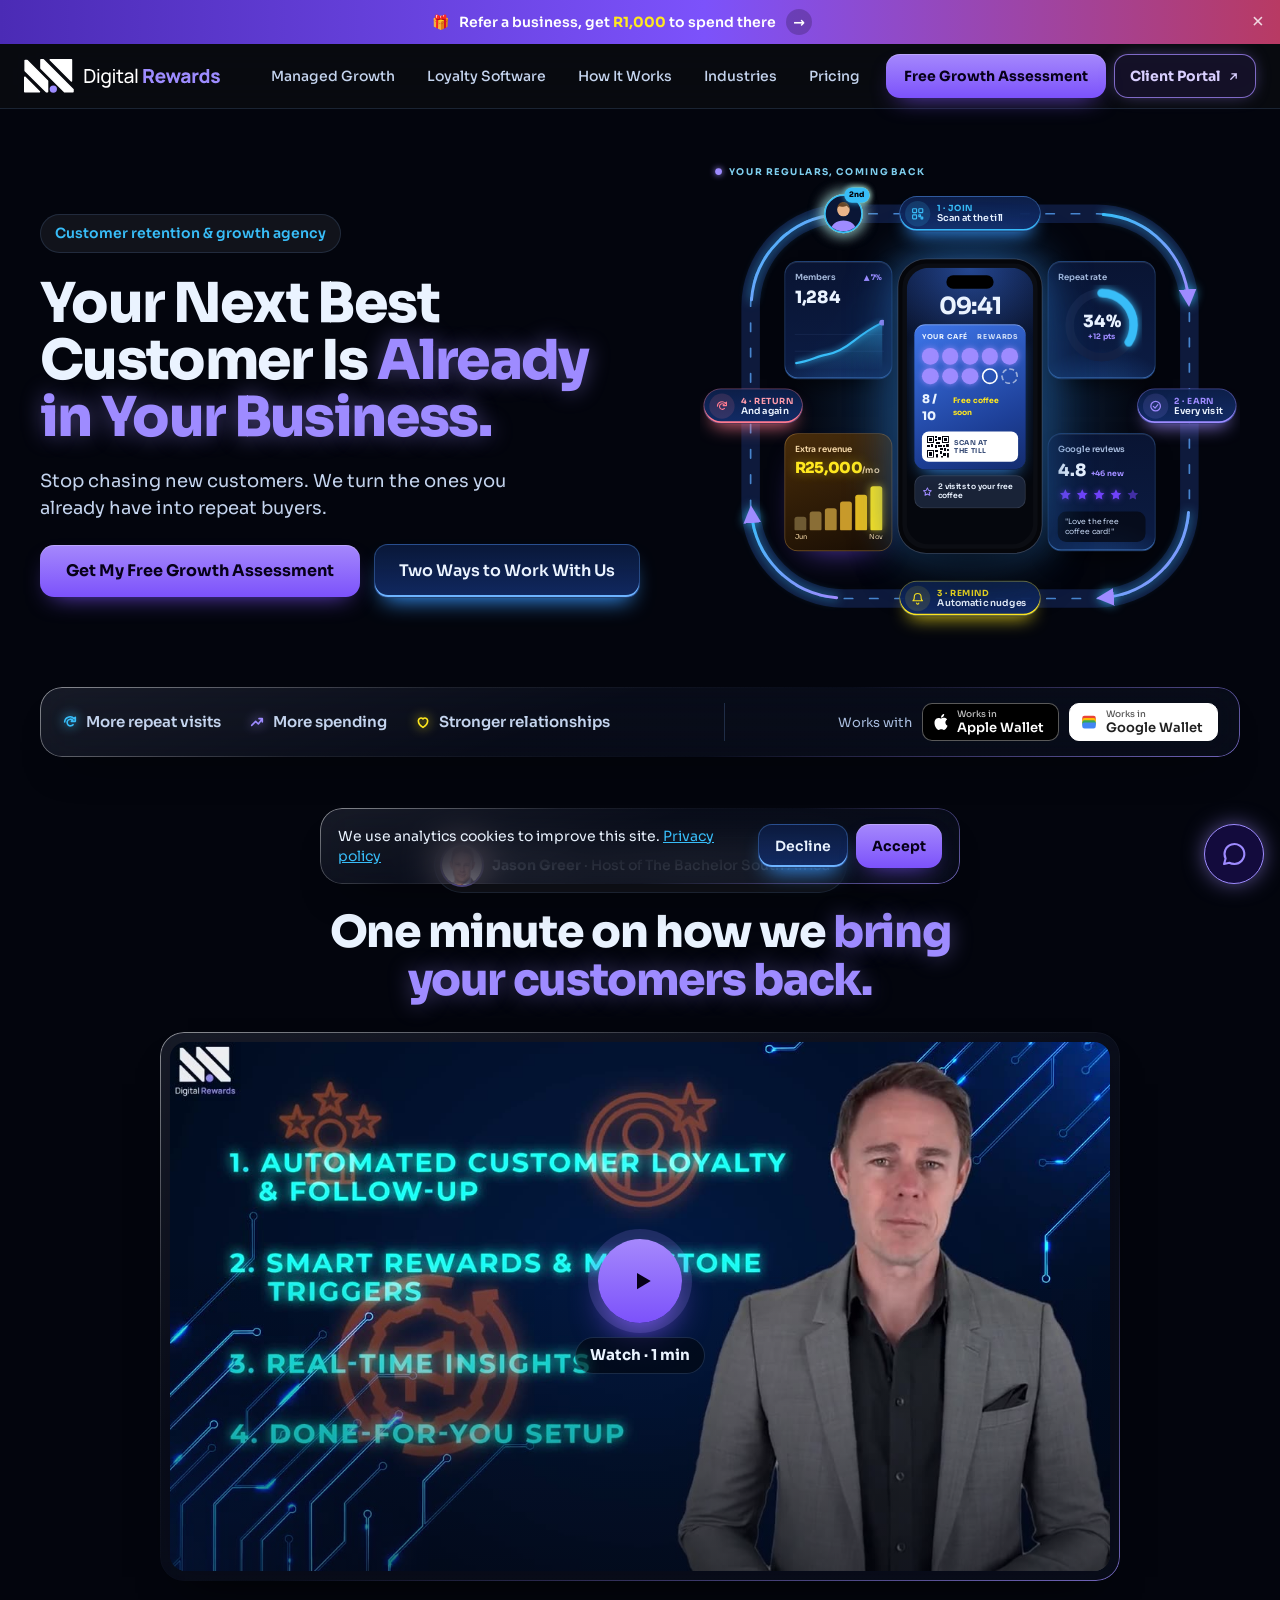
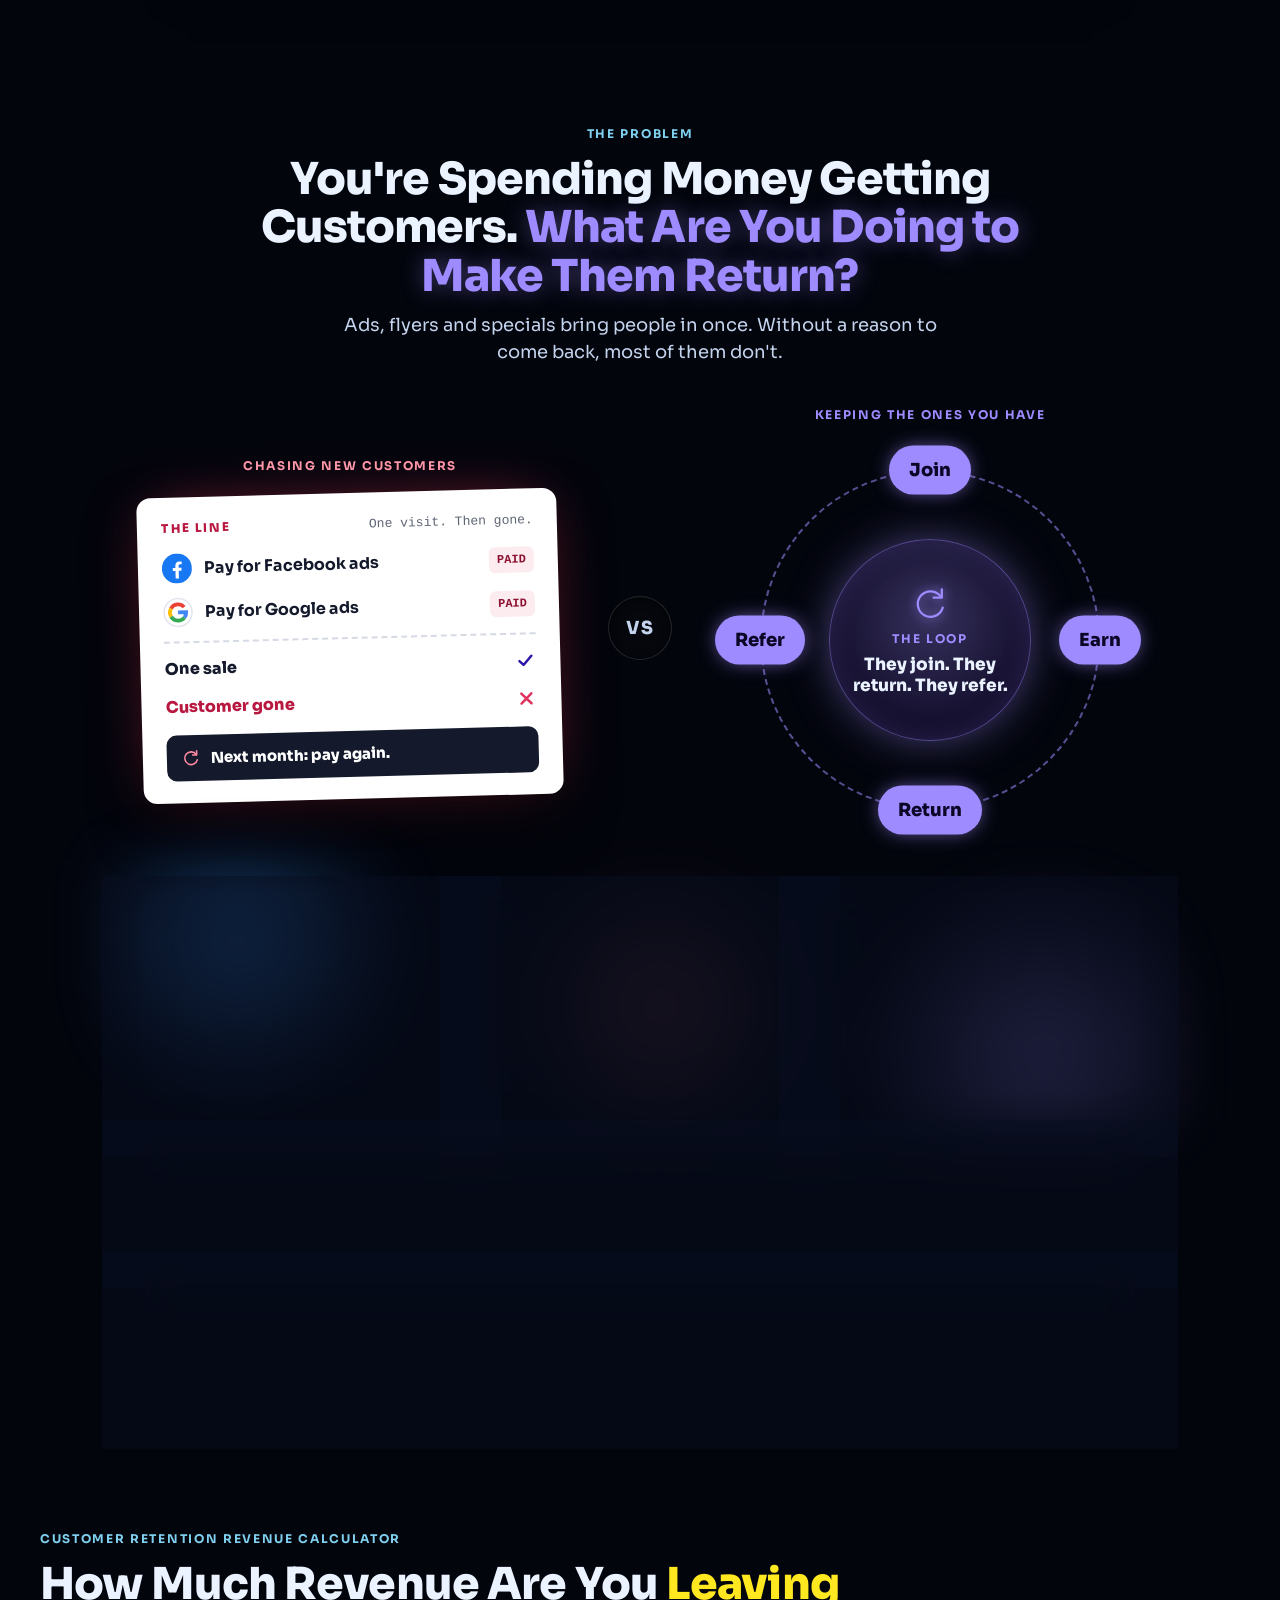
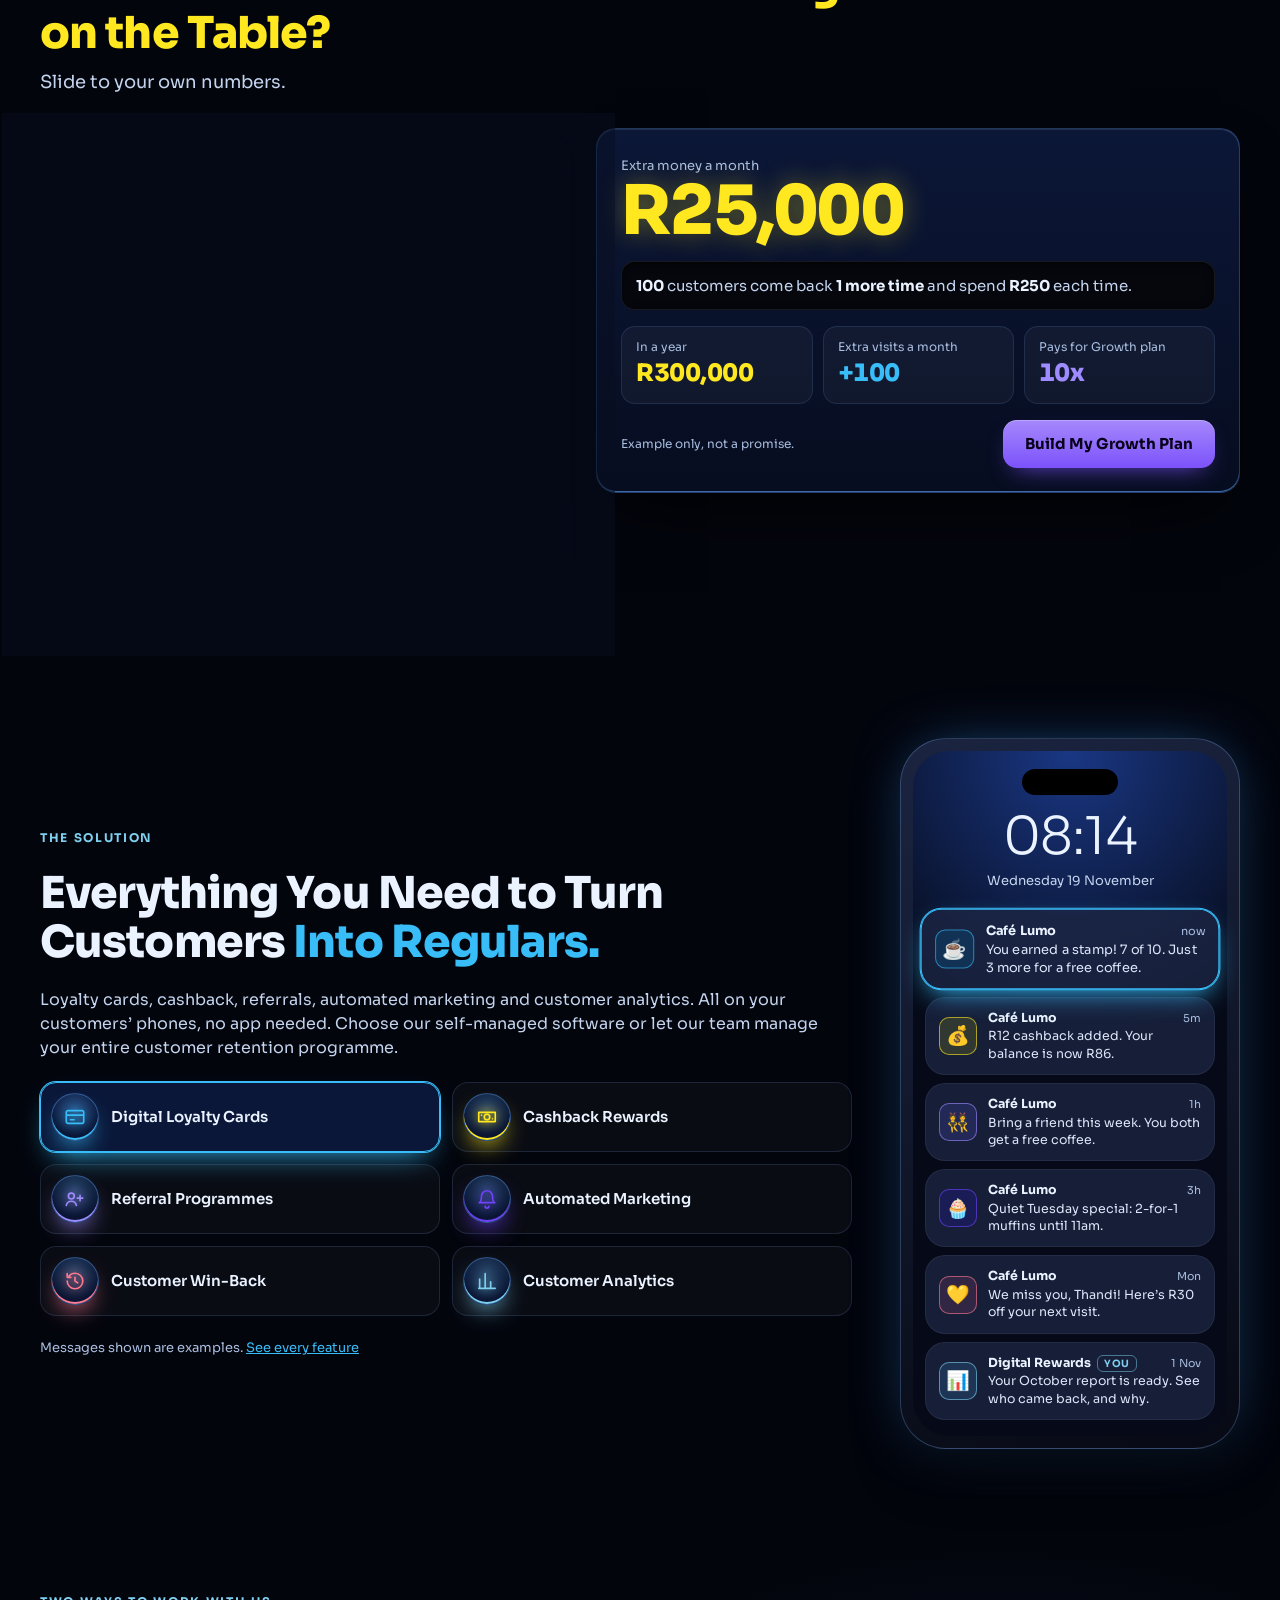
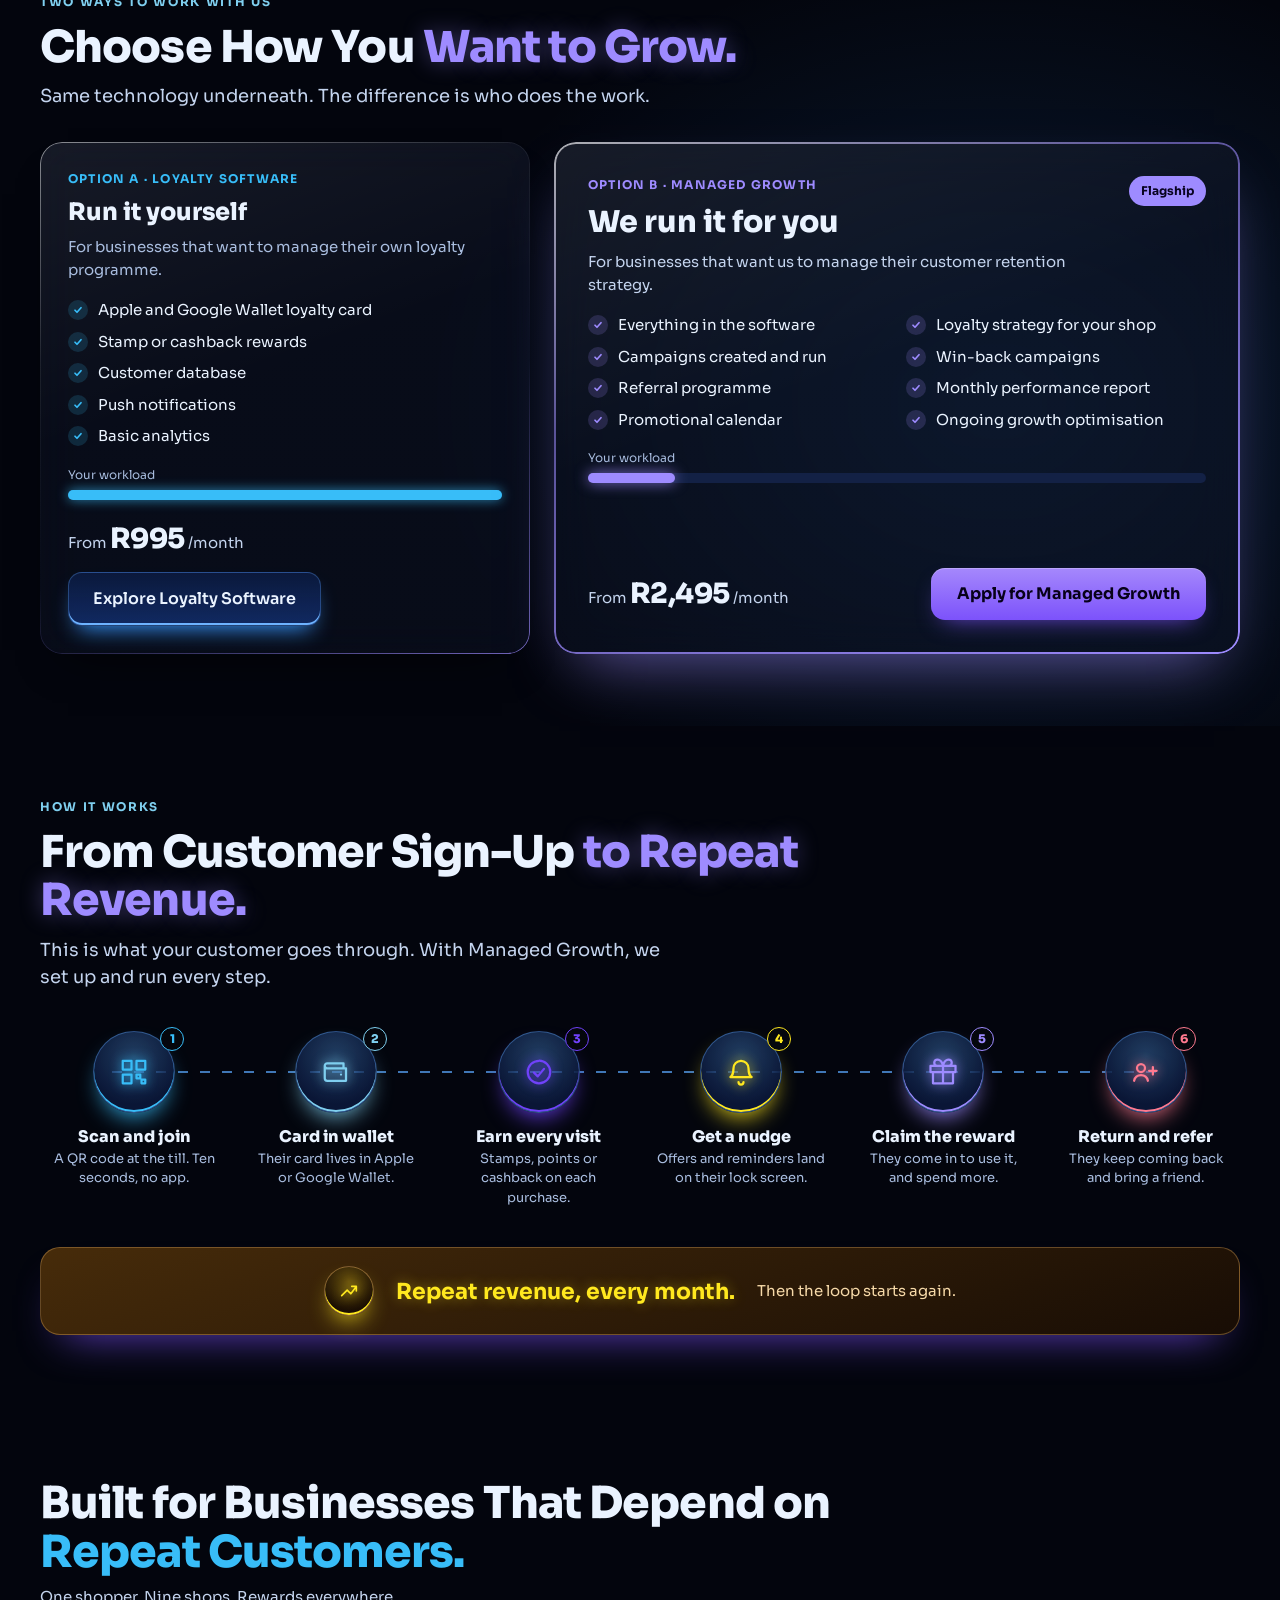
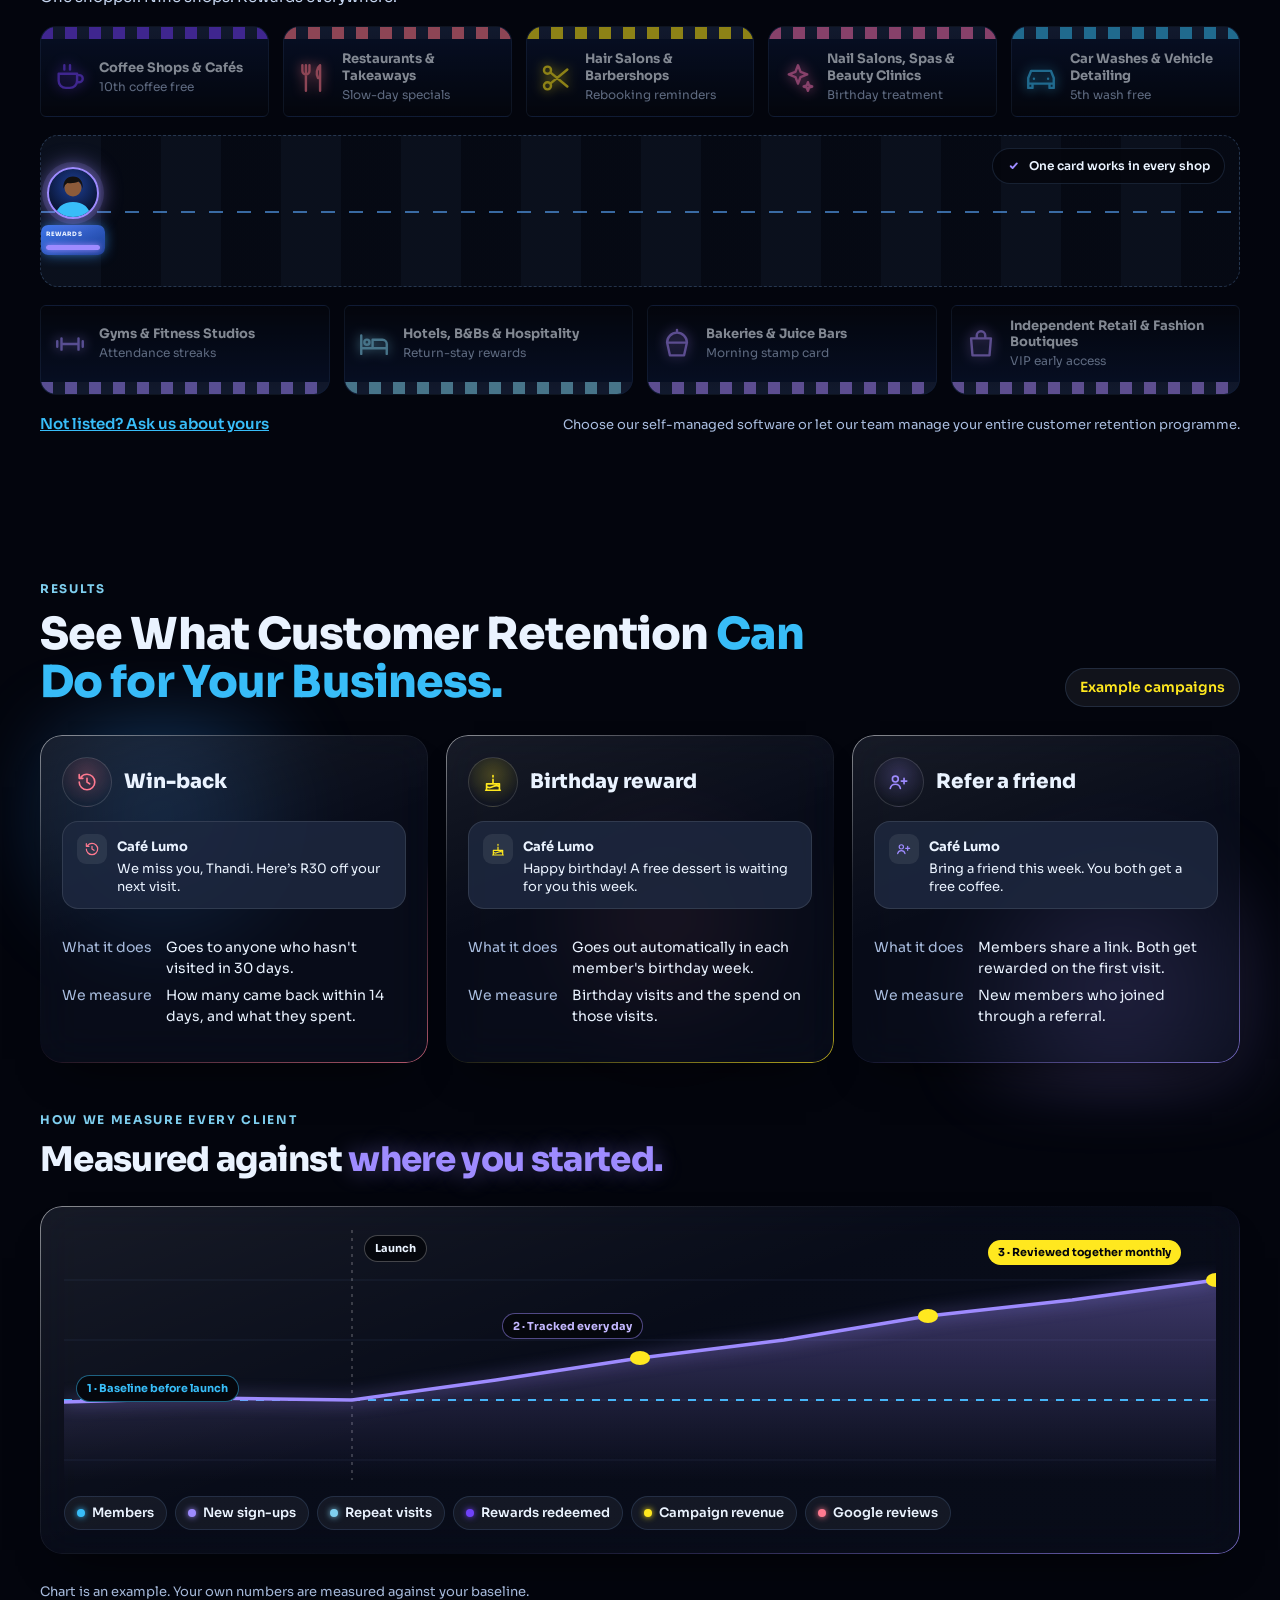
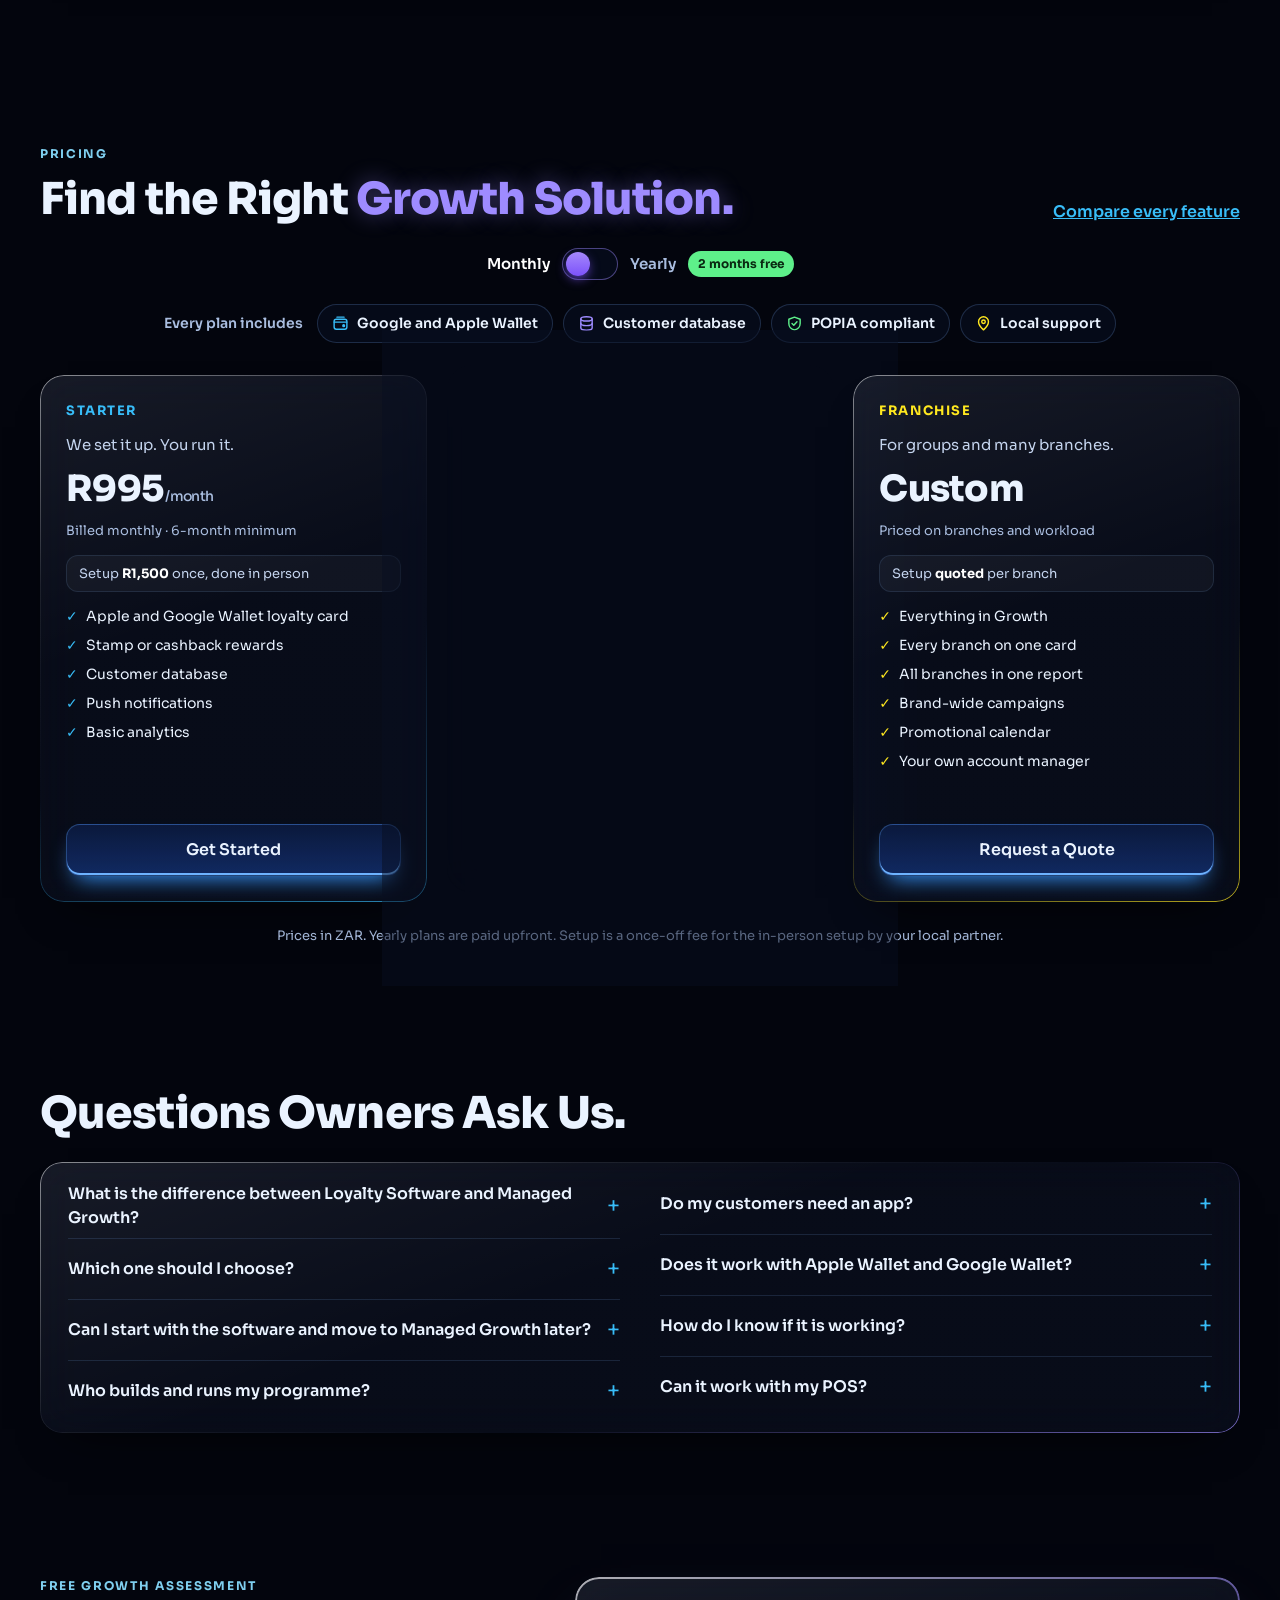
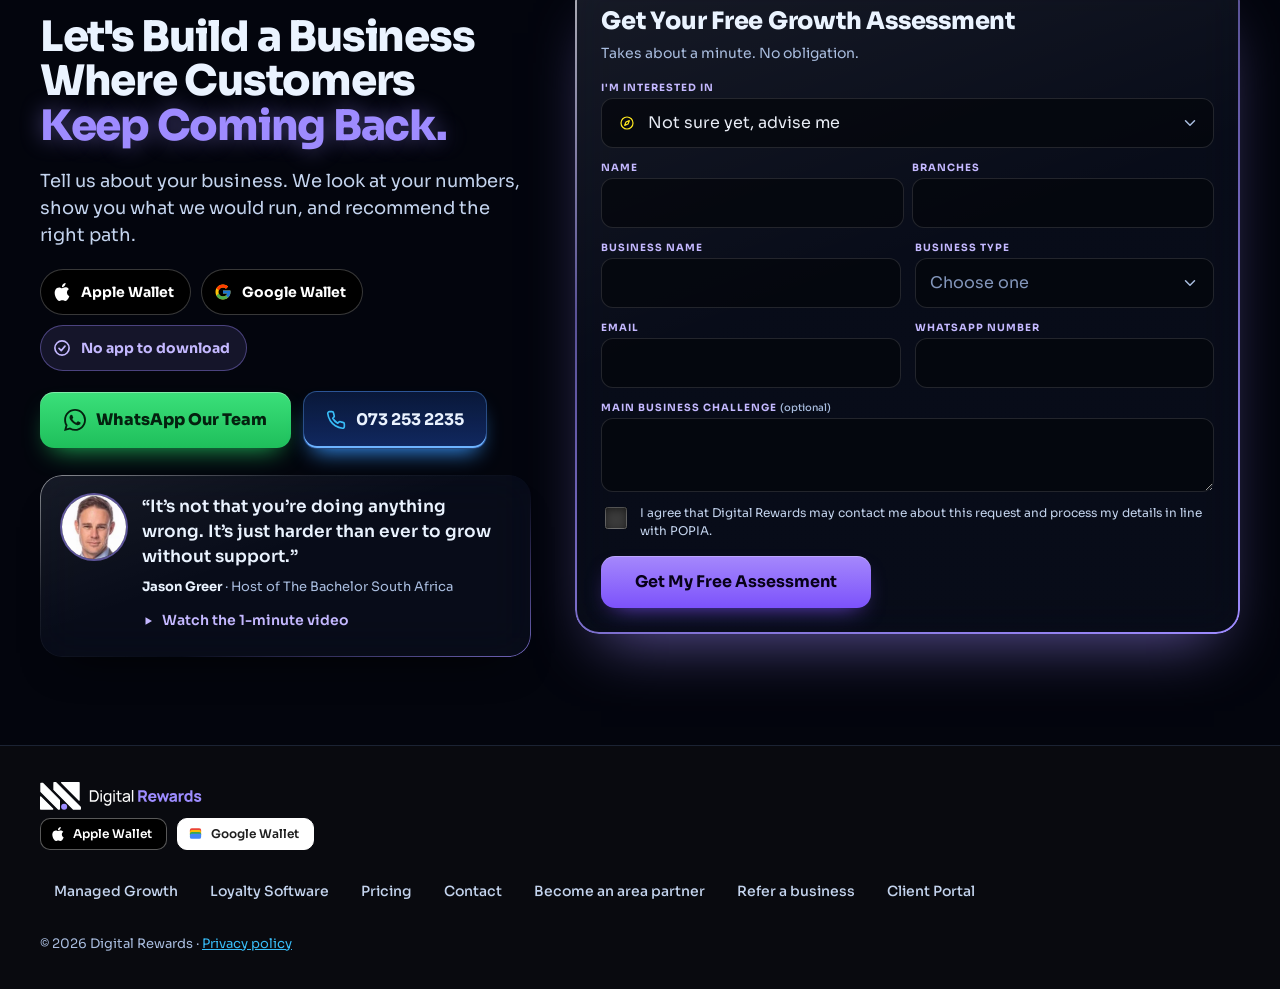
<file: about.html>
<!doctype html>
<html lang="en-ZA">
<head>
<meta charset="utf-8">
<meta name="viewport" content="width=device-width, initial-scale=1">
<title>Digital Rewards</title>
<meta name="robots" content="noindex">
<link rel="canonical" href="https://digitalrewards.co.za/">
<meta http-equiv="refresh" content="0; url=./">
<script>location.replace("./" + location.search);</script>
<style>body{margin:0;background:#03050D;color:#EAF3FF;font-family:system-ui,sans-serif;display:flex;min-height:100vh;align-items:center;justify-content:center}a{color:#9E8BFF}</style>
</head>
<body>
<p>Go to the <a href="./">Digital Rewards home page</a>.</p>
</body>
</html>
</file>
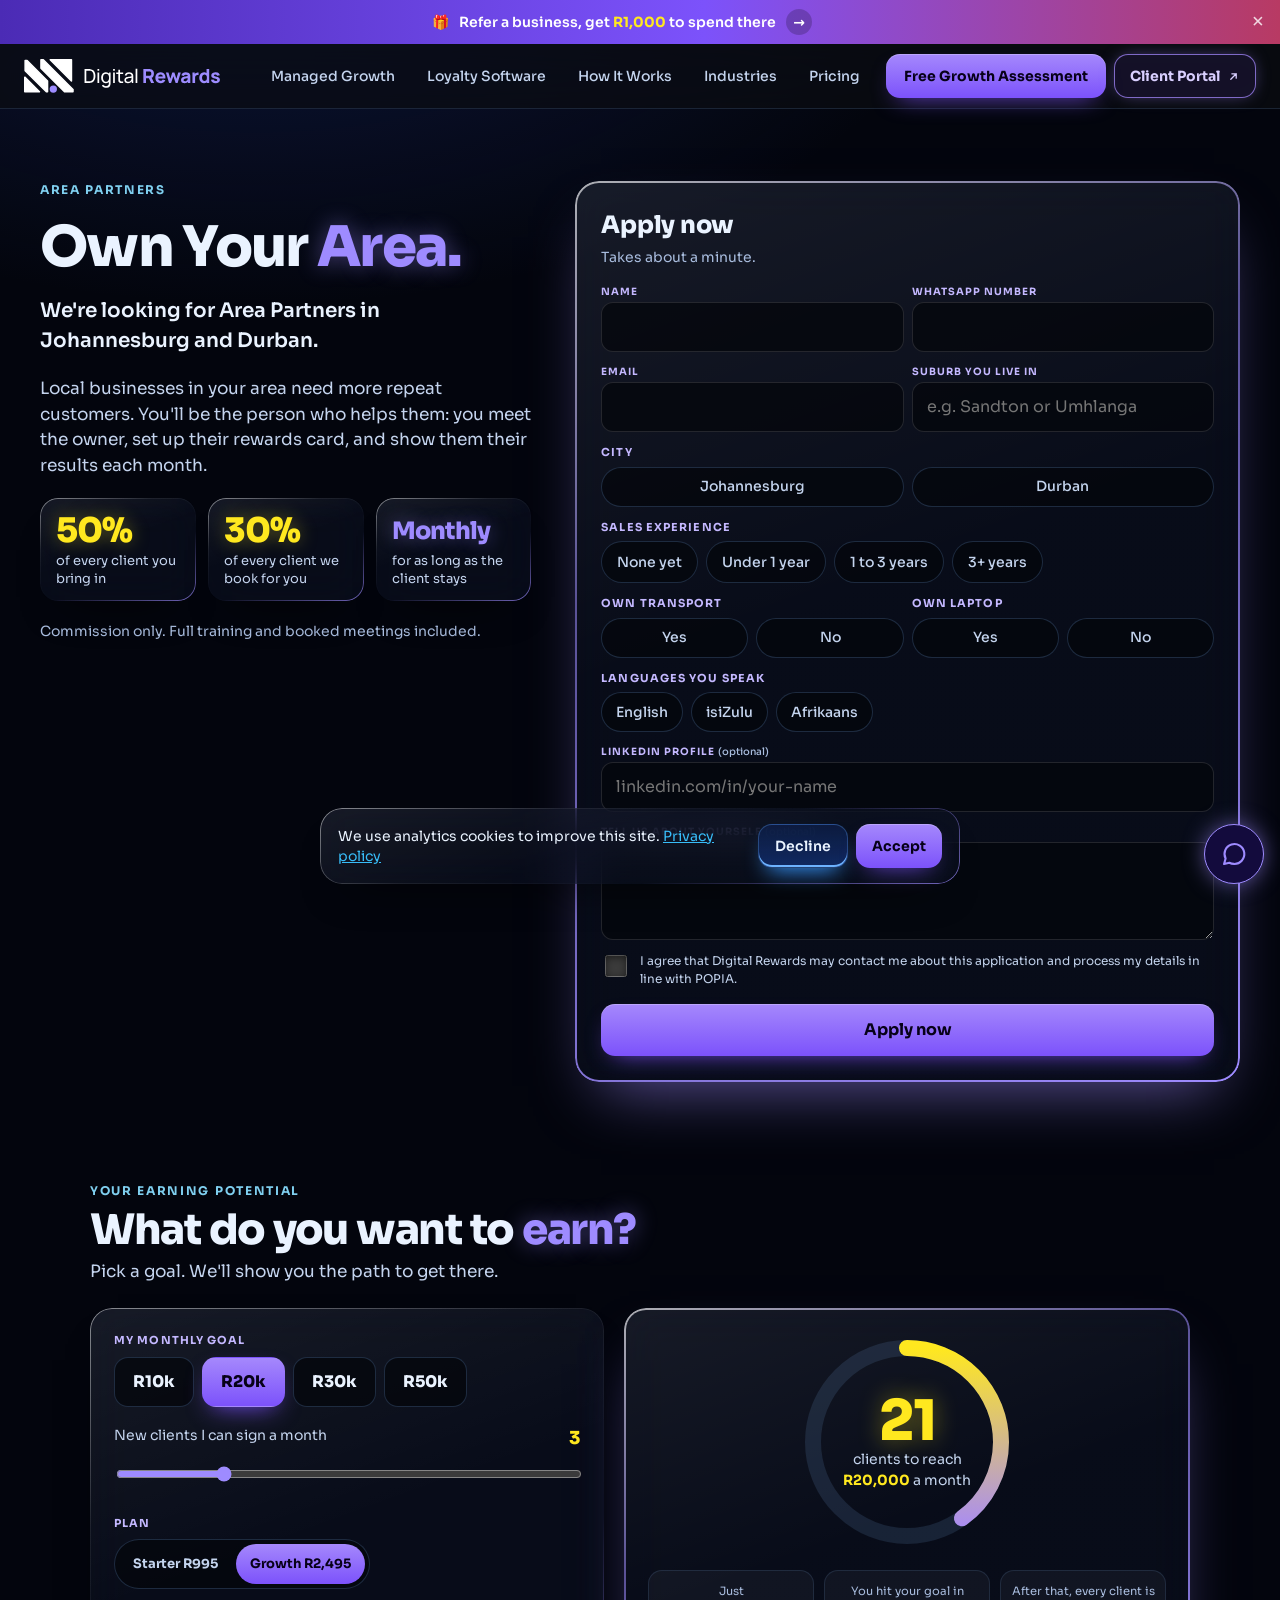
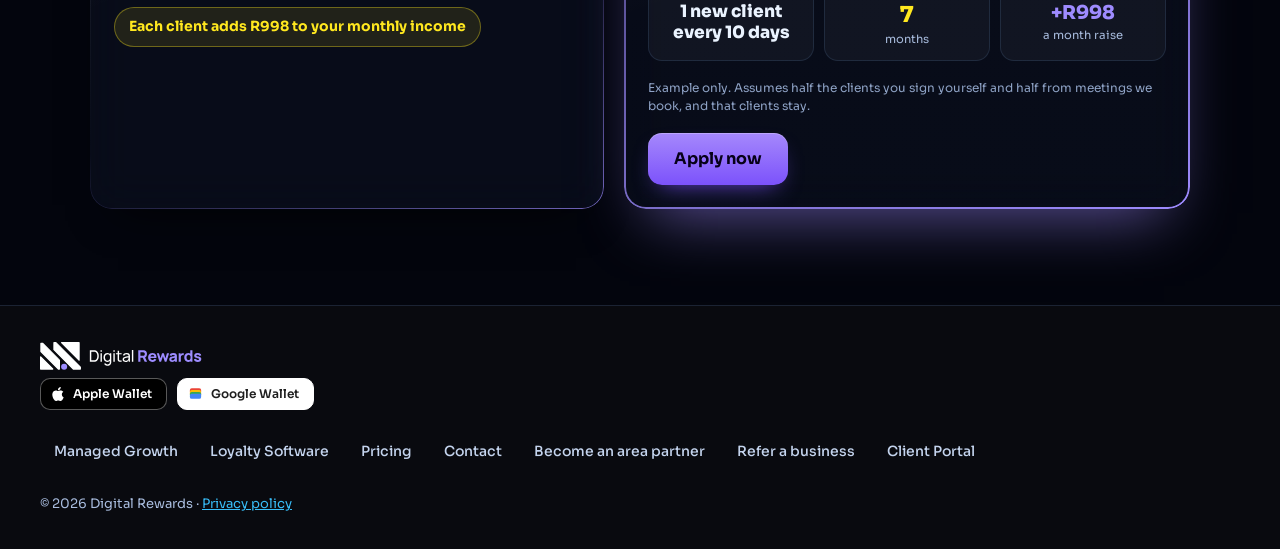
<file: area-partners.html>
<!doctype html>
<html lang="en-ZA">
<head>
<meta charset="utf-8">
<meta name="viewport" content="width=device-width, initial-scale=1">
<title>Become an Area Partner | Digital Rewards</title>
<meta name="description" content="Become a Digital Rewards Area Partner in Johannesburg or Durban. Commission only: 50% of every client you bring in, 30% of every client we book for you, paid monthly.">
<link rel="canonical" href="https://digitalrewards.co.za/area-partners">
<meta property="og:type" content="website">
<meta property="og:title" content="Become an Area Partner | Digital Rewards">
<meta property="og:description" content="Become a Digital Rewards Area Partner in Johannesburg or Durban. Commission only: 50% of every client you bring in, 30% of every client we book for you, paid monthly.">
<meta property="og:url" content="https://digitalrewards.co.za/area-partners">
<meta name="theme-color" content="#03050D">
<link rel="icon" href="favicon.svg?v=2" type="image/svg+xml">
<link rel="icon" href="brand/png/favicon-32.png?v=2" sizes="32x32" type="image/png">
<link rel="apple-touch-icon" href="brand/png/dr-app-icon-180.png">
<meta property="og:image" content="https://digitalrewards.co.za/brand/png/dr-share-1200x630.png">
<meta property="og:image:width" content="1200">
<meta property="og:image:height" content="630">
<link rel="preconnect" href="https://fonts.googleapis.com">
<link rel="preconnect" href="https://fonts.gstatic.com" crossorigin>
<link rel="stylesheet" href="https://fonts.googleapis.com/css2?family=Sora:wght@400;500;600;700;800&display=swap">
<link rel="stylesheet" href="styles.css?v=202611281200">
<link rel="stylesheet" href="v2.css?v=202611281200">
</head>
<body>
<a class="skip" href="#main">Skip to content</a>
<div style="background: radial-gradient(ellipse 1200px 700px at 20% -6%, rgba(29,53,140,0.42), transparent 62%), #03050D; color: #EAF3FF; font-family: Sora, system-ui, sans-serif; font-size: 16px; line-height: 1.5; color-scheme: dark">

<header style="position: sticky; top: 0; z-index: 20; background: rgba(11,13,17,0.74); backdrop-filter: blur(22px) saturate(150%); border-bottom: 1px solid rgba(120,170,235,0.16)">
<div style="max-width: 1200px; margin: 0 auto; padding: 10px 24px; display: flex; flex-wrap: wrap; align-items: center; justify-content: space-between; gap: 8px 20px">
<a href="./" style="display: flex; align-items: center; gap: 10px; color: #FFFFFF; text-decoration: none; font-weight: 800; font-size: 18px; min-height: 44px">
<img src="brand/dr-logo-horizontal.svg" alt="Digital Rewards" width="198" height="34" style="display:block"></a>
<a class="portal portal-m" href="https://app.digitalrewards.co.za/" target="_blank" rel="noopener" aria-label="Client Portal (opens in a new tab)"><svg aria-hidden="true" class="portal-ic" width="18" height="18" viewBox="0 0 24 24" fill="none" stroke="currentColor" stroke-width="2" stroke-linecap="round" stroke-linejoin="round"><circle cx="12" cy="8" r="4"/><path d="M4 21a8 8 0 0116 0"/></svg></a>
<nav aria-label="Main" style="display: flex; flex-wrap: wrap; align-items: center; gap: 2px 4px">
<a class="pill" href="managed-growth">Managed Growth</a>
<a class="pill" href="loyalty-software">Loyalty Software</a>
<a class="pill" href="./#how">How It Works</a>
<a class="pill" href="./#industries">Industries</a>
<a class="pill" href="pricing">Pricing</a>
<a class="cta" href="contact#assessment" style="min-height: 44px; padding: 0 18px; font-size: 14px; margin-left: 8px">Free Growth Assessment</a>
<a class="portal portal-d" href="https://app.digitalrewards.co.za/" target="_blank" rel="noopener" aria-label="Client Portal (opens in a new tab)" title="Client Portal"><svg aria-hidden="true" class="portal-ic" width="18" height="18" viewBox="0 0 24 24" fill="none" stroke="currentColor" stroke-width="2" stroke-linecap="round" stroke-linejoin="round"><circle cx="12" cy="8" r="4"/><path d="M4 21a8 8 0 0116 0"/></svg><span>Client Portal</span><svg aria-hidden="true" class="portal-ar" width="13" height="13" viewBox="0 0 24 24" fill="none" stroke="currentColor" stroke-width="2.4" stroke-linecap="round" stroke-linejoin="round"><path d="M7 17L17 7M9 7h8v8"/></svg></a>
</nav>
</div>
</header>

<main id="main" class="ap">
<section style="padding: 72px 24px 88px">
<div class="as-a" style="max-width: 1200px; margin: 0 auto">
<div class="as-l">
<span class="v2-kick">Area Partners</span>
<h1 style="margin: 0; font-size: clamp(34px, 4.4vw, 56px); line-height: 1.02; letter-spacing: -0.03em; font-weight: 800">Own Your <span style="color: #9E8BFF; text-shadow: 0 0 22px rgba(158,139,255,0.45)">Area.</span></h1>
<p style="margin: 0; color: #EAF3FF; font-size: 20px; font-weight: 600; max-width: 520px">We're looking for Area Partners in Johannesburg and Durban.</p>
<p style="margin: 0; color: #C4D4EE; font-size: 17px; max-width: 520px">Local businesses in your area need more repeat customers. You'll be the person who helps them: you meet the owner, set up their rewards card, and show them their results each month.</p>
<ul class="ap-earn" aria-label="What you earn">
<li class="glass"><b>50%</b><span>of every client you bring in</span></li>
<li class="glass"><b>30%</b><span>of every client we book for you</span></li>
<li class="glass"><b class="ap-sm">Monthly</b><span>for as long as the client stays</span></li>
</ul>
<p class="ap-fine">Commission only. Full training and booked meetings included.</p>
</div>
<div class="glass af ap-box" id="apply" data-lead-box>
<div data-if="sent" hidden>
<div role="status" style="display: flex; flex-direction: column; gap: 12px; padding: 40px 10px; text-align: center; align-items: center">
<div class="orb" style="color: #FFE81F"><svg class="neon" aria-hidden="true" width="30" height="30" viewBox="0 0 24 24" fill="none" stroke="currentColor" stroke-width="2" stroke-linecap="round" stroke-linejoin="round"><path d="M5 12.5l4.5 4.5L19 7.5"/></svg></div>
<h3 style="margin: 0; font-size: 24px">Thanks. Your application is in.</h3>
<p style="margin: 0; color: #C4D4EE">We will WhatsApp you to set up a short chat.</p>
</div>
</div>
<div data-if="notSent">
<form data-lead-form="partner" class="af-form">
<div class="af-hd"><h3>Apply now</h3><p>Takes about a minute.</p></div>
<div class="pass-two">
<div class="pf"><label for="p-name">Name</label><input id="p-name" name="name" type="text" autocomplete="name" required></div>
<div class="pf"><label for="p-wa">WhatsApp number</label><input id="p-wa" name="whatsapp" type="tel" autocomplete="tel" pattern="[0-9+ ]{10,15}" title="Enter a phone number, for example 082 123 4567" required></div>
</div>
<div class="pass-two">
<div class="pf"><label for="p-email">Email</label><input id="p-email" name="email" type="email" autocomplete="email" required></div>
<div class="pf"><label for="p-suburb">Suburb you live in</label><input id="p-suburb" name="suburb" type="text" autocomplete="address-level3" placeholder="e.g. Sandton or Umhlanga" required></div>
</div>
<fieldset class="pf ap-langs ap-pick half"><legend>City</legend><div><label><input type="radio" name="city" value="Johannesburg" required><span>Johannesburg</span></label><label><input type="radio" name="city" value="Durban"><span>Durban</span></label></div></fieldset>
<fieldset class="pf ap-langs ap-pick"><legend>Sales experience</legend><div><label><input type="radio" name="experience" value="No sales experience yet" required><span>None yet</span></label><label><input type="radio" name="experience" value="Less than 1 year"><span>Under 1 year</span></label><label><input type="radio" name="experience" value="1 to 3 years"><span>1 to 3 years</span></label><label><input type="radio" name="experience" value="More than 3 years"><span>3+ years</span></label></div></fieldset>
<div class="pass-two">
<fieldset class="pf ap-langs ap-pick half"><legend>Own transport</legend><div><label><input type="radio" name="car" value="yes" required><span>Yes</span></label><label><input type="radio" name="car" value="no"><span>No</span></label></div></fieldset>
<fieldset class="pf ap-langs ap-pick half"><legend>Own laptop</legend><div><label><input type="radio" name="laptop" value="yes" required><span>Yes</span></label><label><input type="radio" name="laptop" value="no"><span>No</span></label></div></fieldset>
</div>
<fieldset class="pf ap-langs"><legend>Languages you speak</legend><div><label><input type="checkbox" name="languages" value="English"><span>English</span></label><label><input type="checkbox" name="languages" value="isiZulu"><span>isiZulu</span></label><label><input type="checkbox" name="languages" value="Afrikaans"><span>Afrikaans</span></label></div></fieldset>
<div class="pf"><label for="p-li">LinkedIn profile <span style="text-transform: none; letter-spacing: 0; font-weight: 500; color: #A9BDDF">(optional)</span></label><input id="p-li" name="linkedin" type="text" inputmode="url" autocapitalize="off" placeholder="linkedin.com/in/your-name"></div>
<div class="pf"><label for="p-about">Tell us about yourself <span style="text-transform: none; letter-spacing: 0; font-weight: 500; color: #A9BDDF">(optional)</span></label><textarea id="p-about" name="about" rows="3"></textarea></div>
<label style="display: flex; gap: 10px; align-items: flex-start; font-size: 12px; color: #C4D4EE"><input type="checkbox" name="consent" required><span>I agree that Digital Rewards may contact me about this application and process my details in line with POPIA.</span></label>
<p data-form-error role="alert" hidden style="margin: 0; color: #FF9CAC; font-size: 14px"></p>
<button class="cta" type="submit">Apply now</button>
</form>
</div>
</div>
</div>
</section>
<section id="earn" style="padding: 8px 24px 96px">
<div style="max-width: 1100px; margin: 0 auto">
<span class="v2-kick">Your earning potential</span>
<h2 style="margin: 6px 0 6px; font-size: clamp(28px, 3.4vw, 42px); line-height: 1.06; letter-spacing: -0.03em; font-weight: 800">What do you want to <span style="color: #9E8BFF; text-shadow: 0 0 22px rgba(158,139,255,0.45)">earn?</span></h2>
<p style="margin: 0 0 24px; color: #C4D4EE; font-size: 17px">Pick a goal. We'll show you the path to get there.</p>
<div class="apc" data-apcalc>
<svg width="0" height="0" style="position:absolute" aria-hidden="true"><defs><linearGradient id="apc-grad" x1="0" x2="1"><stop offset="0" stop-color="#A588FC"/><stop offset="1" stop-color="#FFE81F"/></linearGradient></defs></svg>
<div class="glass apc-ctl">
<div><div class="apc-lab" id="apc-goal-l">My monthly goal</div>
<div class="apc-chips" role="radiogroup" aria-labelledby="apc-goal-l"><button type="button" role="radio" aria-checked="false" data-goal="10000">R10k</button><button type="button" role="radio" aria-checked="true" class="on" data-goal="20000">R20k</button><button type="button" role="radio" aria-checked="false" data-goal="30000">R30k</button><button type="button" role="radio" aria-checked="false" data-goal="50000">R50k</button></div></div>
<div class="apc-sl"><label for="apc-pace">New clients I can sign a month <b data-apc="pace">3</b></label><input id="apc-pace" type="range" min="1" max="10" value="3" data-apc-pace></div>
<div><div class="apc-lab" id="apc-plan-l">Plan</div>
<div class="apc-seg" role="radiogroup" aria-labelledby="apc-plan-l"><button type="button" role="radio" aria-checked="false" data-fee="995">Starter R995</button><button type="button" role="radio" aria-checked="true" class="on" data-fee="2495">Growth R2,495</button></div></div>
<span class="apc-pill">Each client adds <span data-apc="per">R998</span> to your monthly income</span>
</div>
<div class="glass feat apc-out" aria-live="polite">
<div class="apc-ring"><svg width="220" height="220" viewBox="0 0 220 220" aria-hidden="true"><circle class="tr" cx="110" cy="110" r="94"/><circle class="fg" cx="110" cy="110" r="94" stroke-dasharray="590.6" stroke-dashoffset="590.6" data-apc-ring/></svg>
<div class="mid"><b data-apc="need">21</b><span>clients to reach<br><strong data-apc="goal">R20,000</strong> a month</span></div></div>
<div class="apc-facts"><div><small>Just</small><b data-apc="every">1 new client every 10 days</b></div><div><small>You hit your goal in</small><b class="apc-y" data-apc="months">7</b><small>months</small></div><div><small>After that, every client is</small><b class="apc-v" data-apc="raise">+R998</b><small>a month raise</small></div></div>
<p class="apc-fine">Example only. Assumes half the clients you sign yourself and half from meetings we book, and that clients stay.</p>
<a class="cta" href="#apply">Apply now</a>
</div>
</div>
</div>
</section>
</main>

<footer style="padding: 36px 24px; border-top: 1px solid rgba(120,170,235,0.16); background: rgba(11,13,17,0.74)">
<div style="max-width: 1200px; margin: 0 auto; display: flex; flex-wrap: wrap; justify-content: space-between; align-items: center; gap: 20px; font-size: 13px; color: #A9BDDF">
<div style="display: flex; flex-direction: column; gap: 8px"><img src="brand/dr-logo-horizontal.svg" alt="Digital Rewards" width="163" height="28" style="display:block"><div class="wa-chips sm" role="group" aria-label="Works with Apple Wallet and Google Wallet"><span class="wa-chip ap"><svg aria-hidden="true" width="14" height="14" viewBox="0 0 24 24" fill="#fff"><path d="M12.152 6.896c-.948 0-2.415-1.078-3.96-1.04-2.04.027-3.91 1.183-4.961 3.014-2.117 3.675-.546 9.103 1.519 12.09 1.013 1.454 2.208 3.09 3.792 3.039 1.52-.065 2.09-.987 3.935-.987 1.831 0 2.35.987 3.96.948 1.637-.026 2.676-1.48 3.676-2.948 1.156-1.688 1.636-3.325 1.662-3.415-.039-.013-3.182-1.221-3.22-4.857-.026-3.04 2.48-4.494 2.597-4.559-1.429-2.09-3.623-2.324-4.39-2.376-2-.156-3.675 1.09-4.61 1.09zM15.53 3.83c.843-1.012 1.4-2.427 1.245-3.83-1.207.052-2.662.805-3.532 1.818-.78.896-1.454 2.338-1.273 3.714 1.338.104 2.715-.688 3.559-1.701"/></svg><span>Apple Wallet</span></span><span class="wa-chip gg"><svg aria-hidden="true" width="15" height="15" viewBox="0 0 24 24"><rect x="3" y="3.5" width="18" height="8" rx="3" fill="#EA4335"/><rect x="3" y="6.5" width="18" height="8" rx="3" fill="#FBBC04"/><rect x="3" y="9.5" width="18" height="8" rx="3" fill="#34A853"/><path d="M3 15.5a3 3 0 013-3h15v5a3 3 0 01-3 3H6a3 3 0 01-3-3z" fill="#4285F4"/></svg><span>Google Wallet</span></span></div></div>
<nav aria-label="Footer" style="display: flex; flex-wrap: wrap; gap: 2px 4px">
<a class="pill" href="managed-growth">Managed Growth</a><a class="pill" href="loyalty-software">Loyalty Software</a><a class="pill" href="pricing">Pricing</a><a class="pill" href="contact">Contact</a><a class="pill" href="area-partners">Become an area partner</a><a class="pill" href="refer">Refer a business</a><a class="pill" href="https://app.digitalrewards.co.za/" target="_blank" rel="noopener">Client Portal</a>
</nav>
<div>© 2026 Digital Rewards · <a href="privacy">Privacy policy</a></div>
</div>
</footer>

</div>
<script src="config.js?v=202611281200"></script>
<script src="site.js?v=202611281200"></script>
<script src="v2.js?v=202611281200"></script>
</body>
</html>
</file>
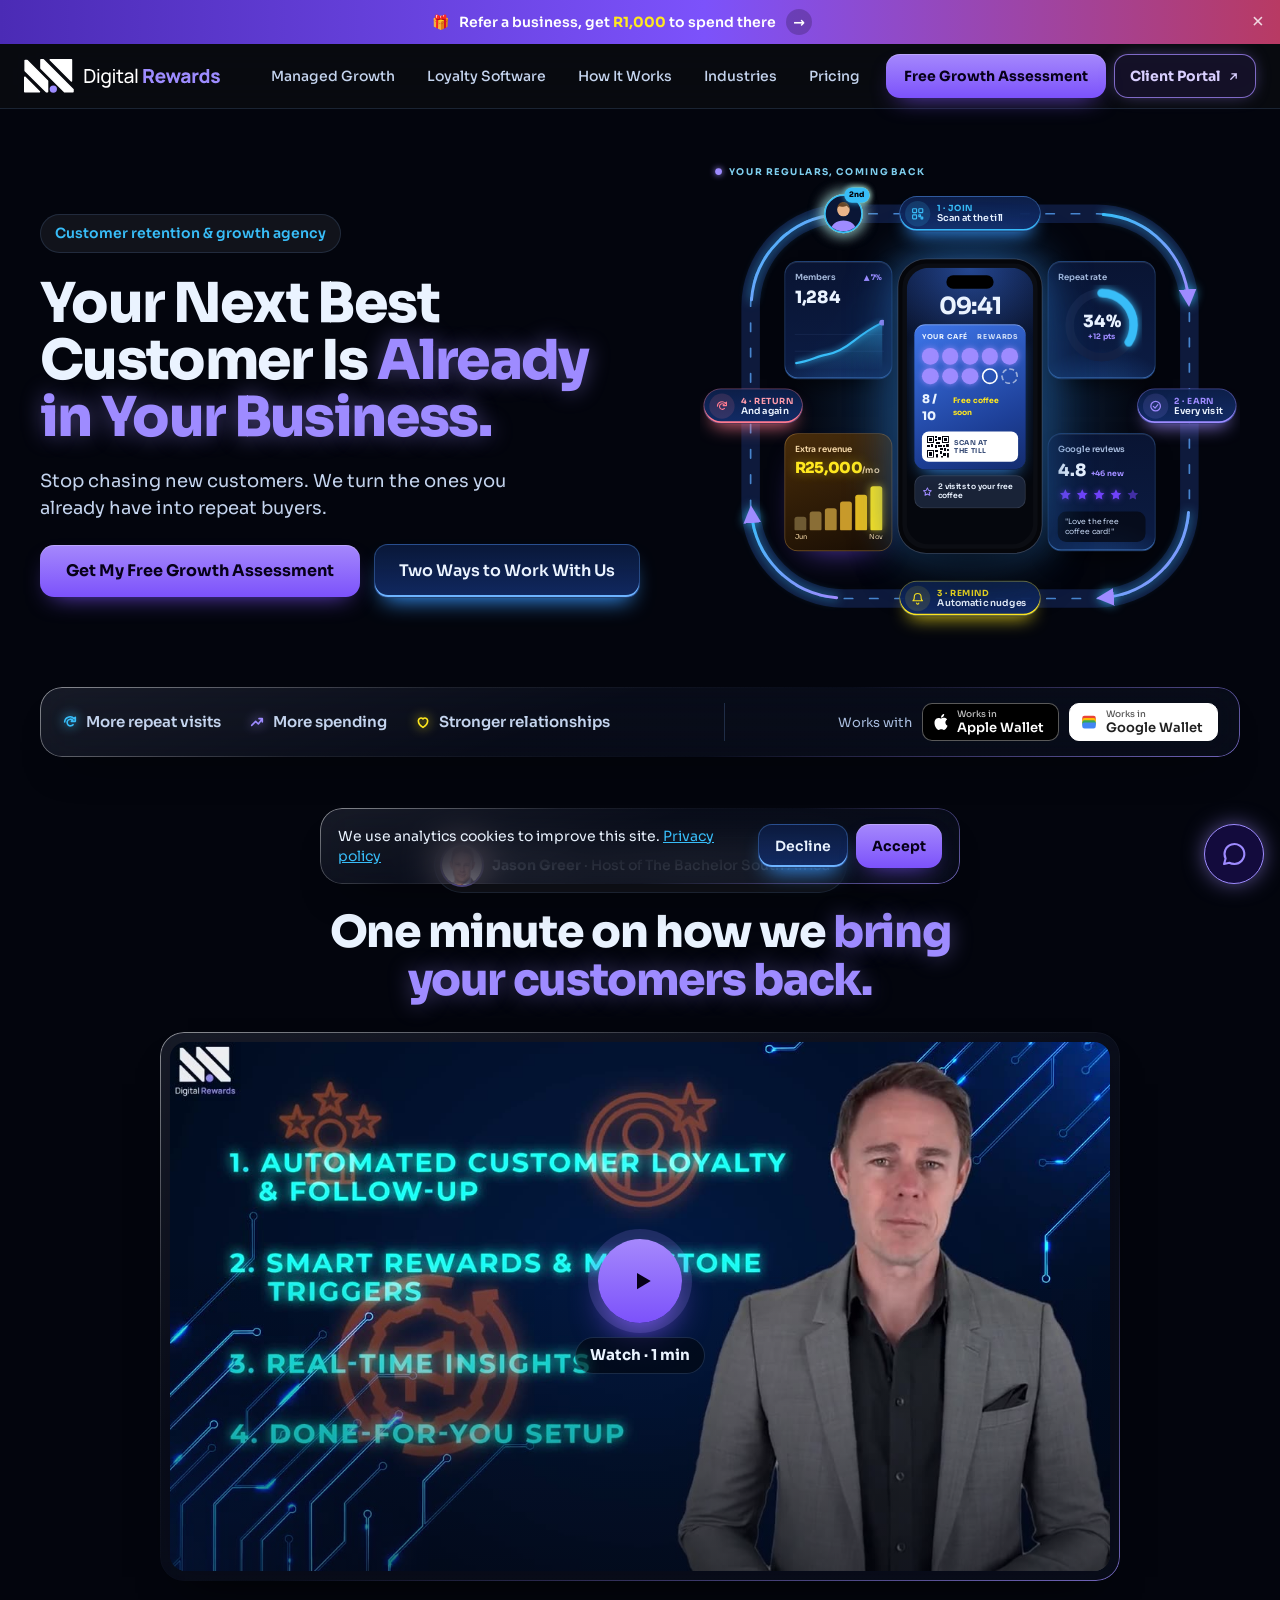
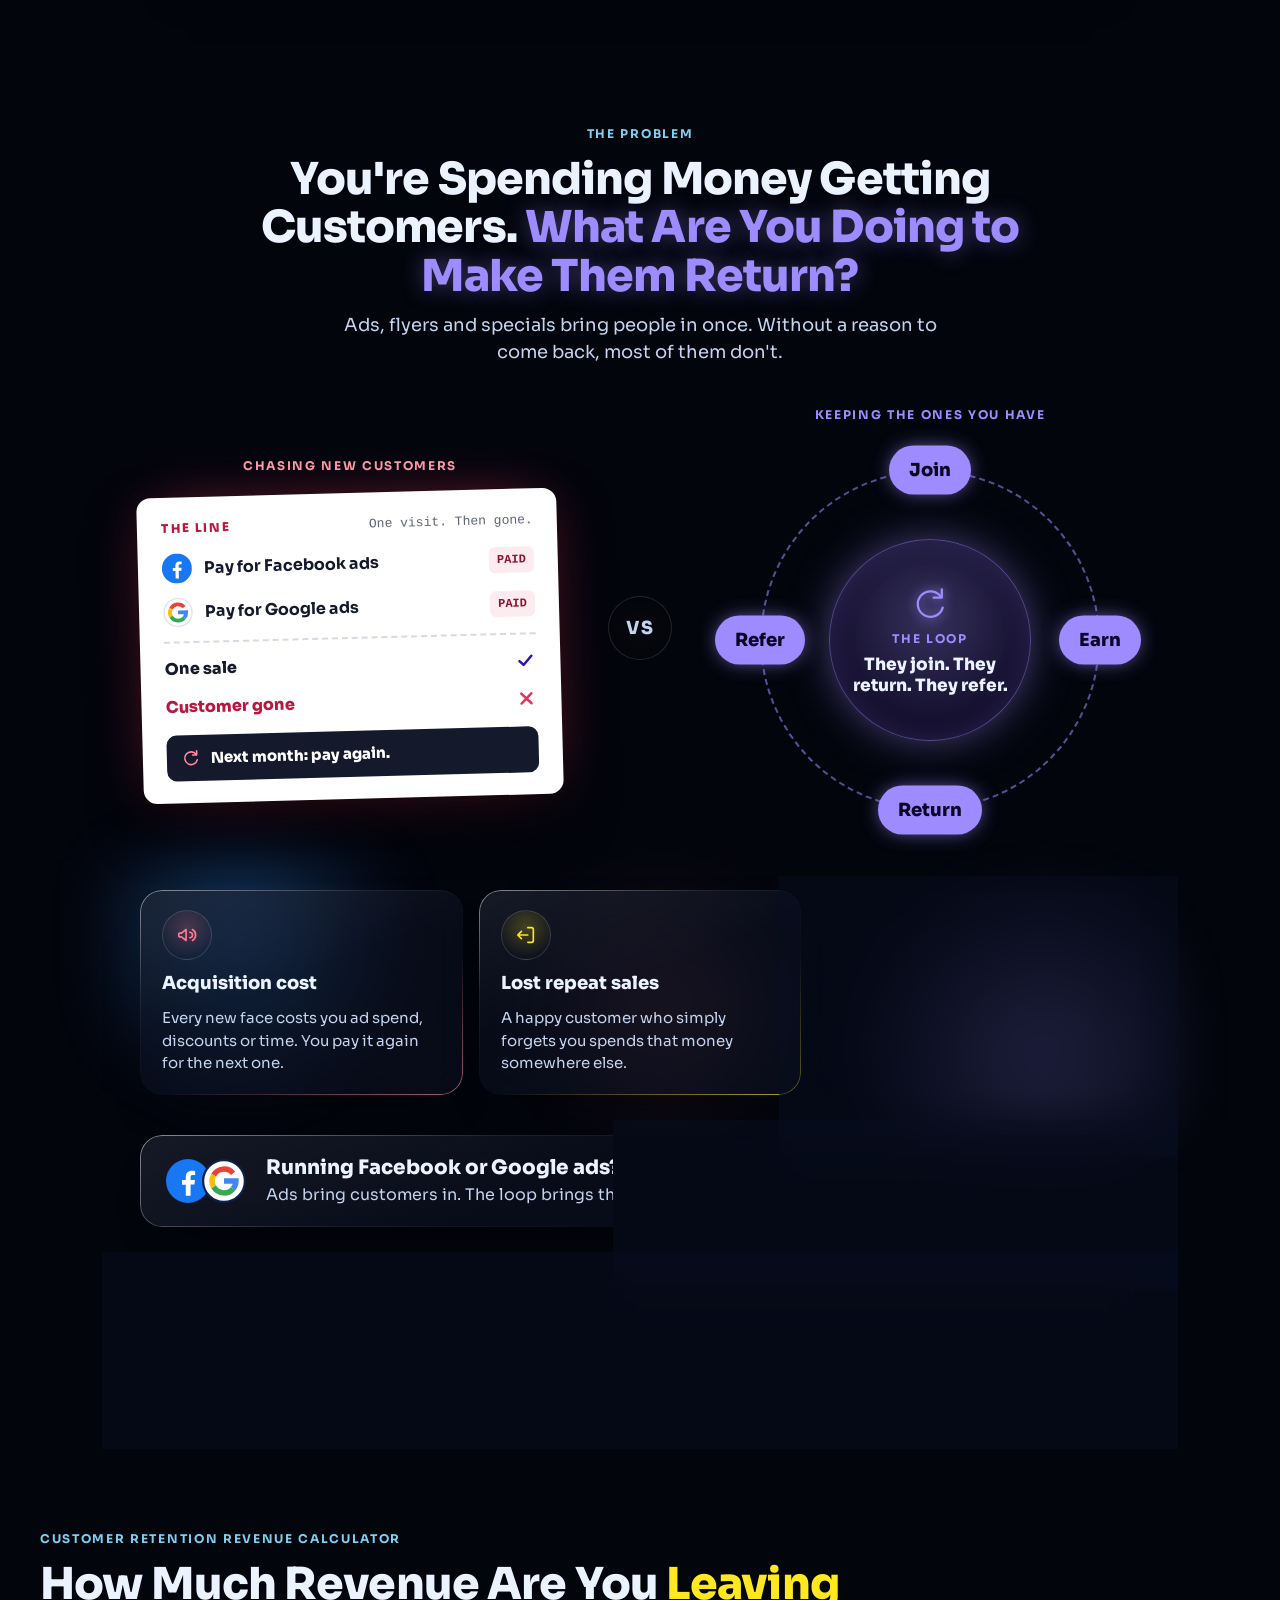
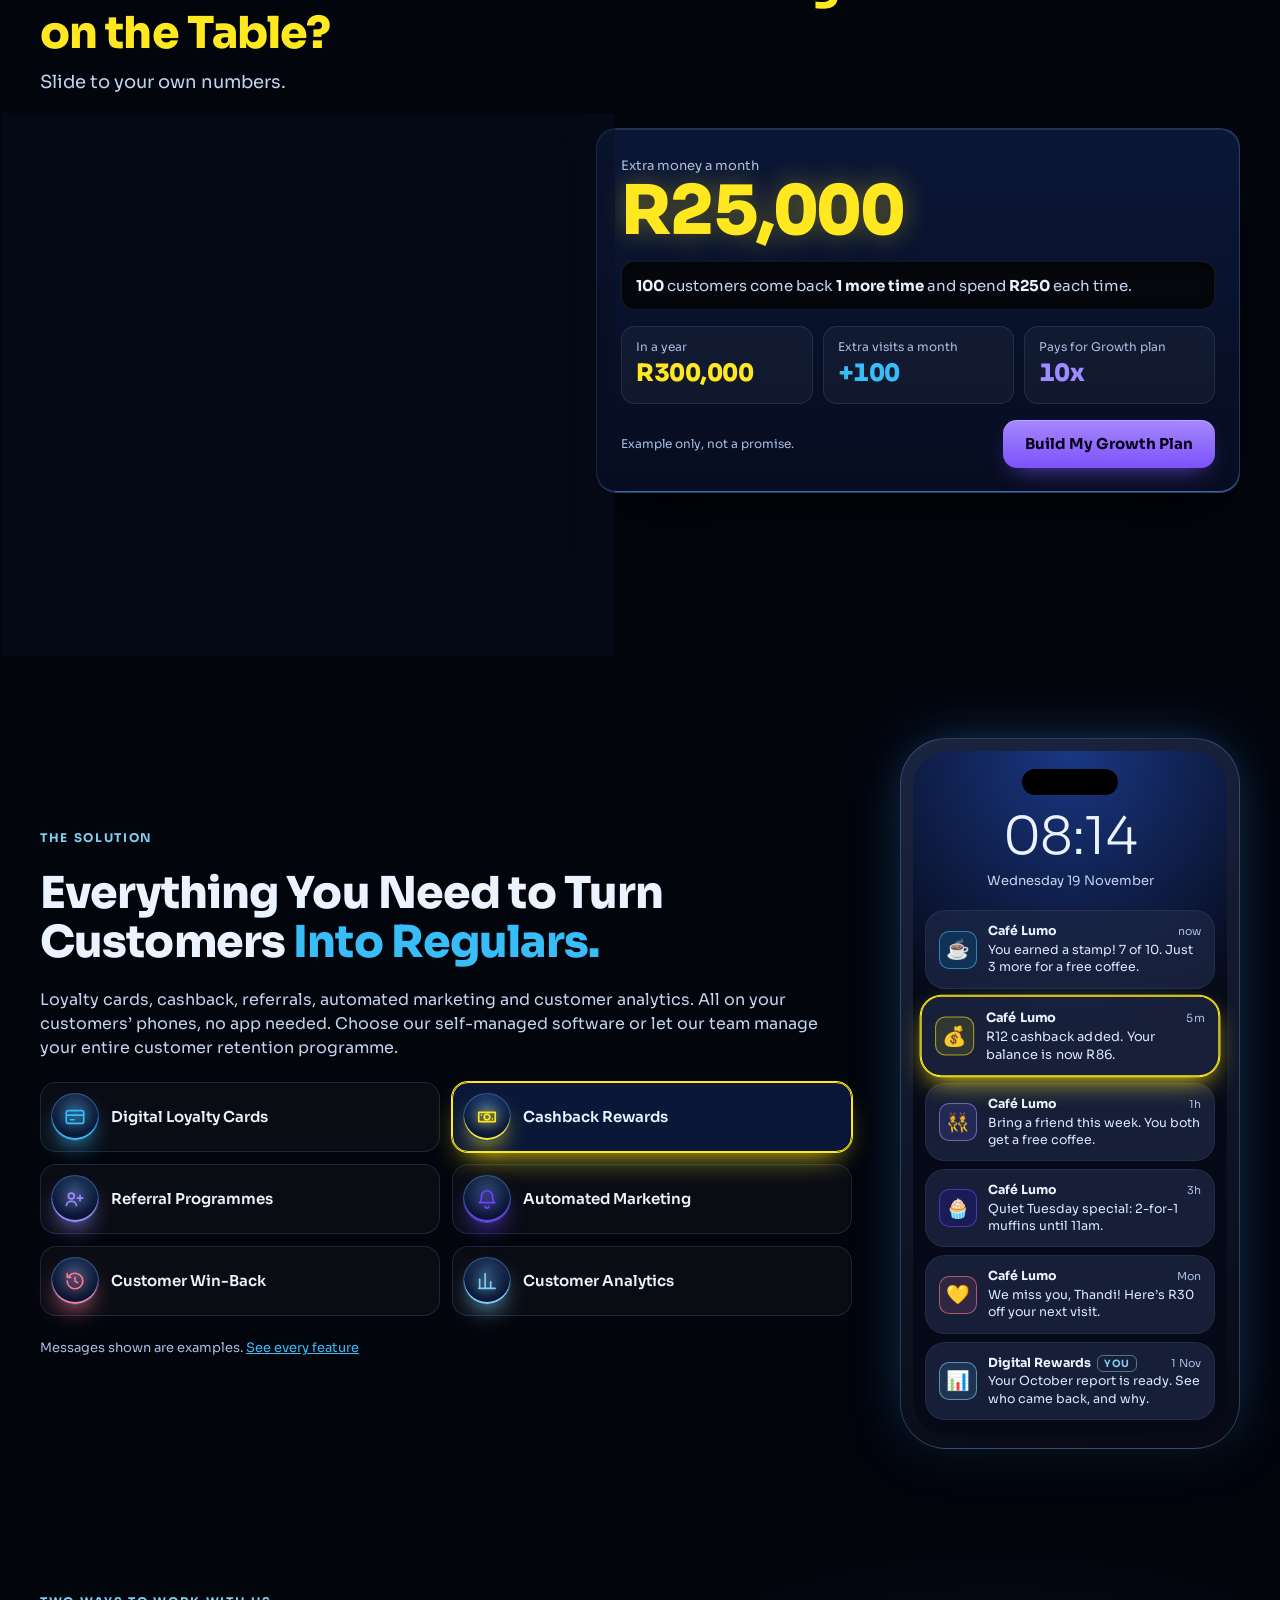
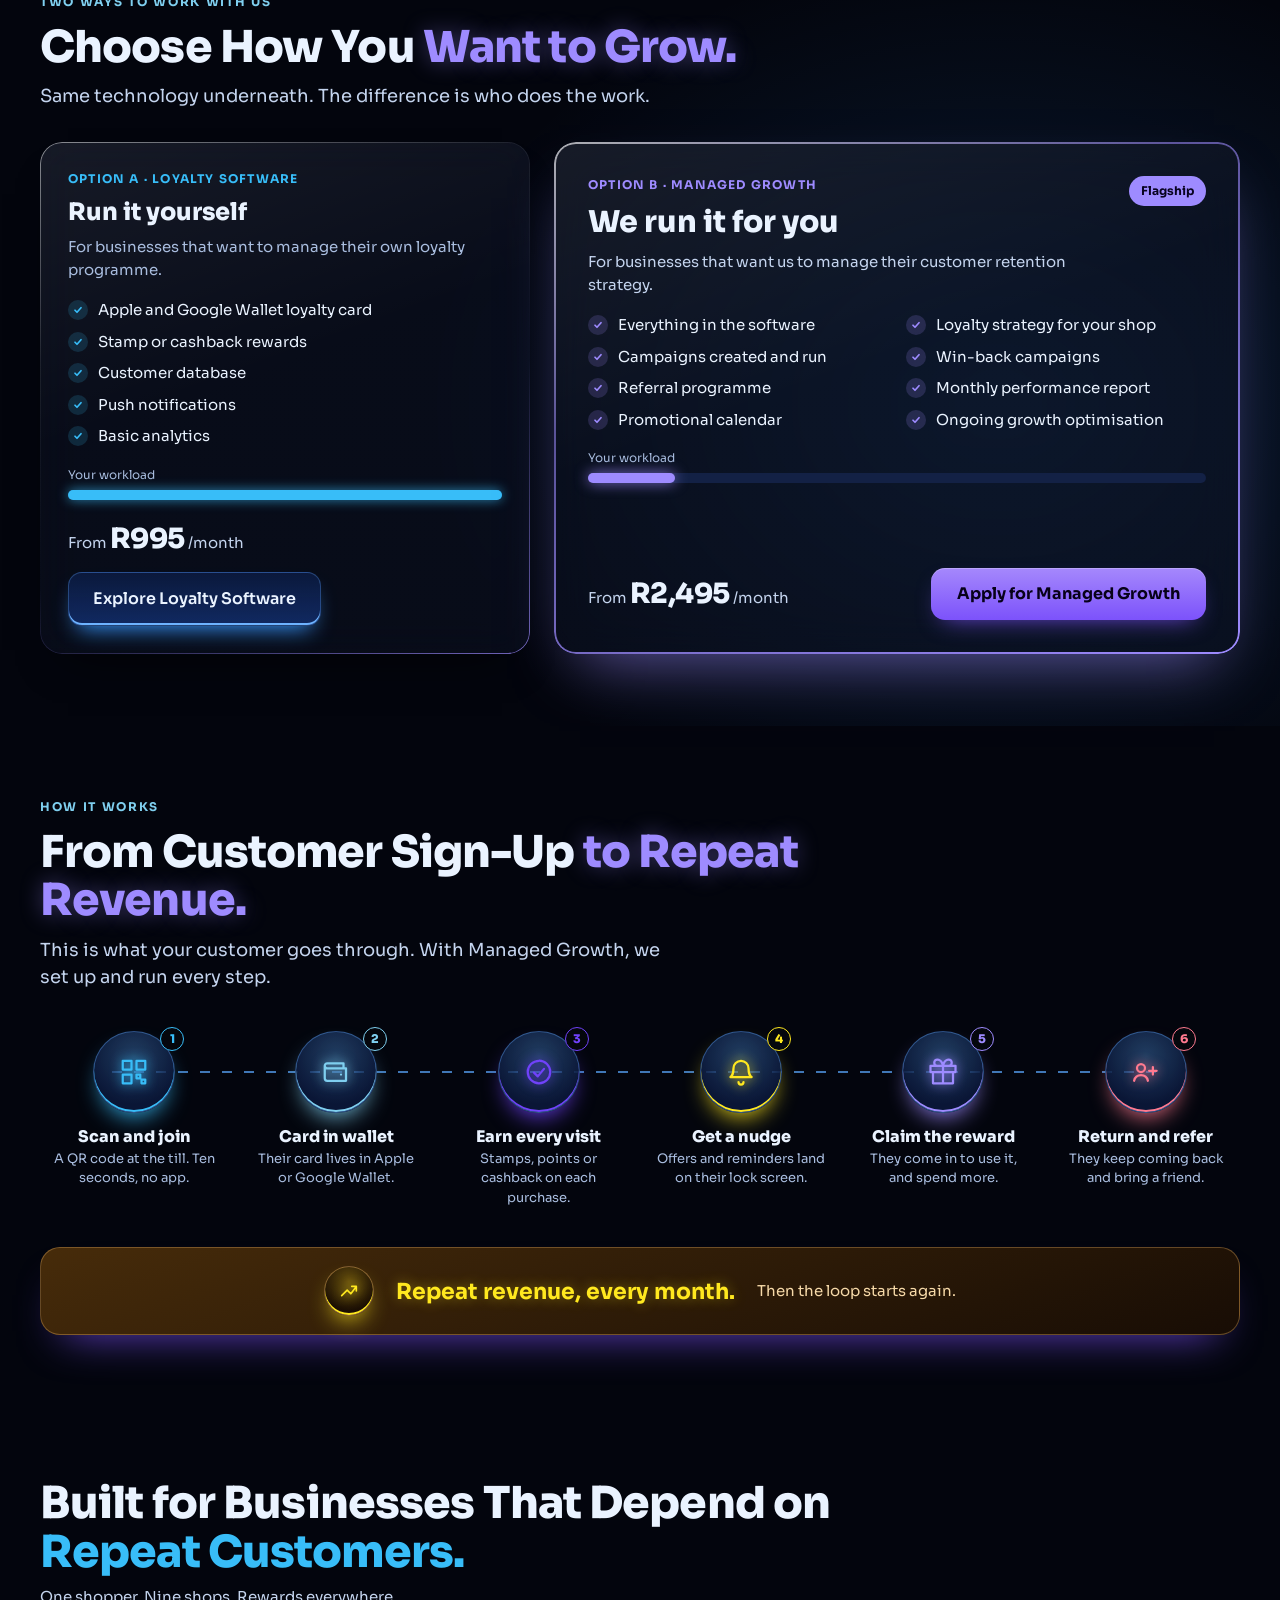
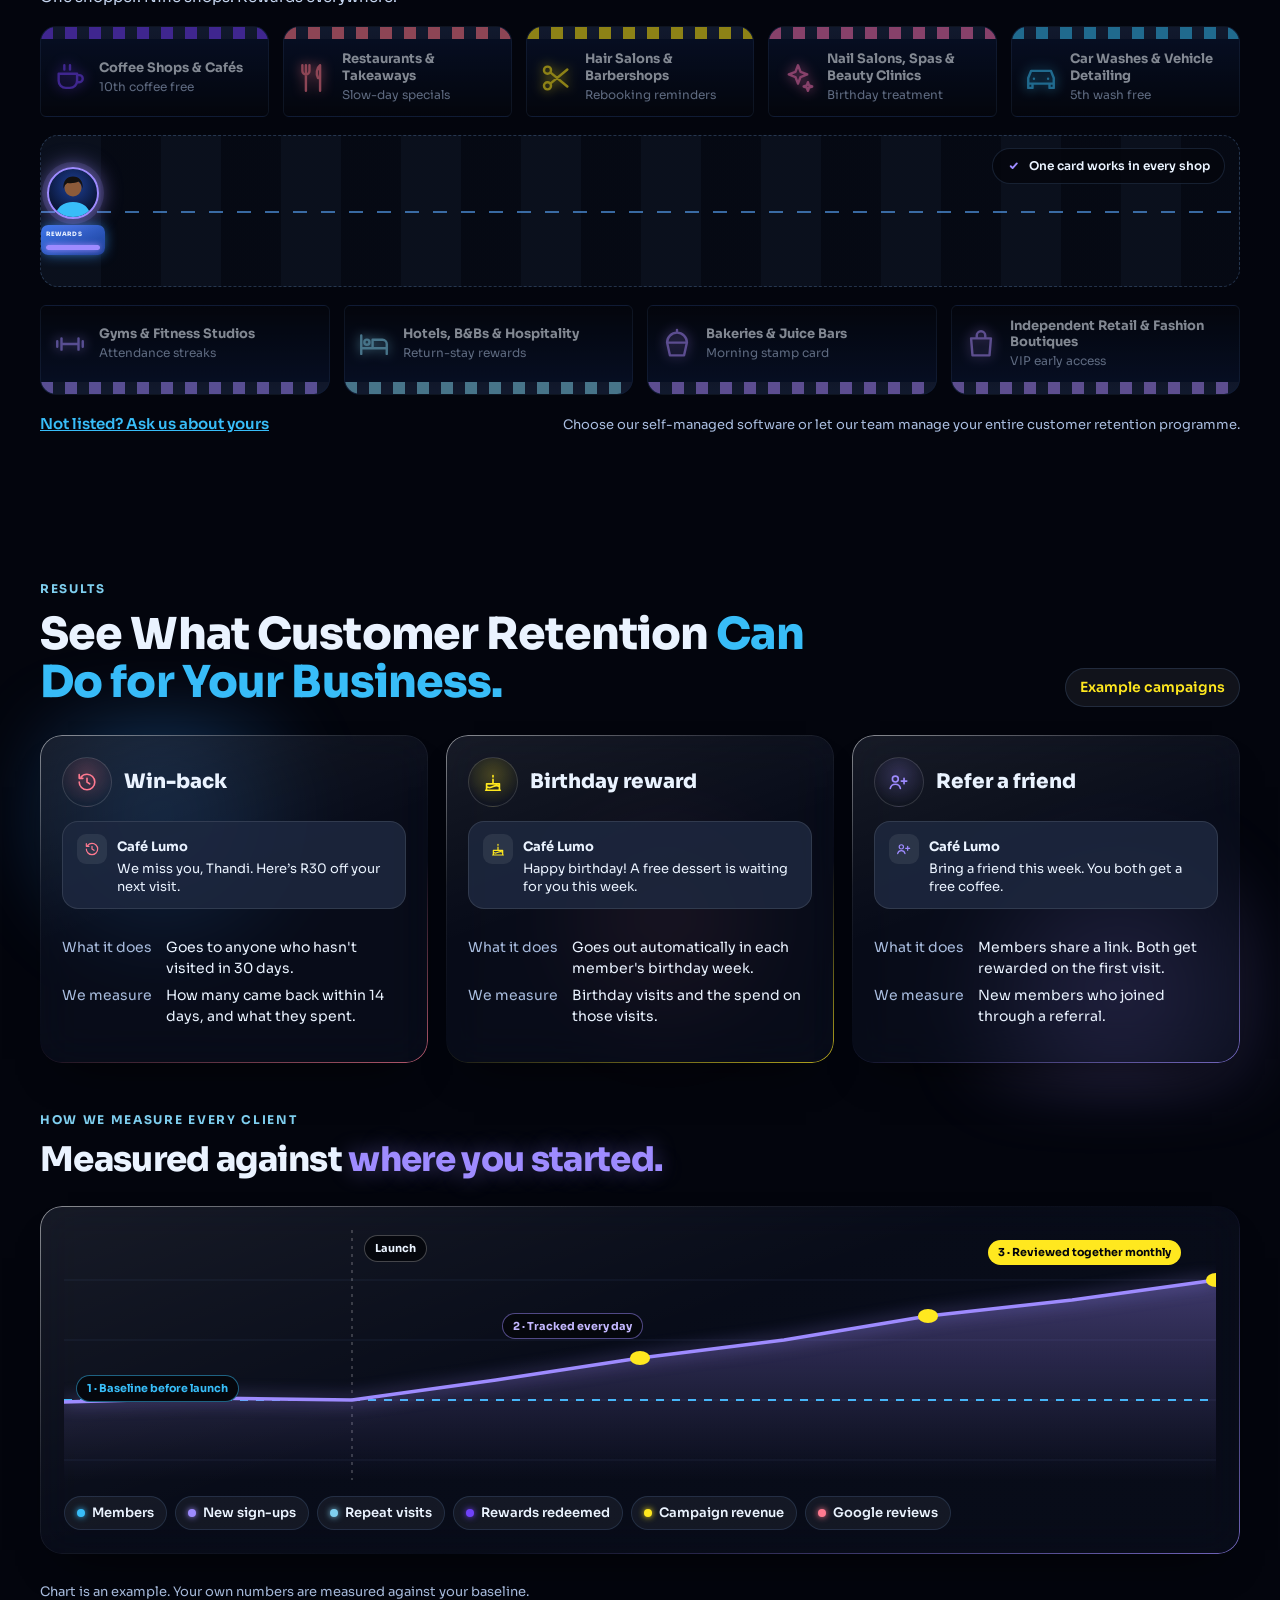
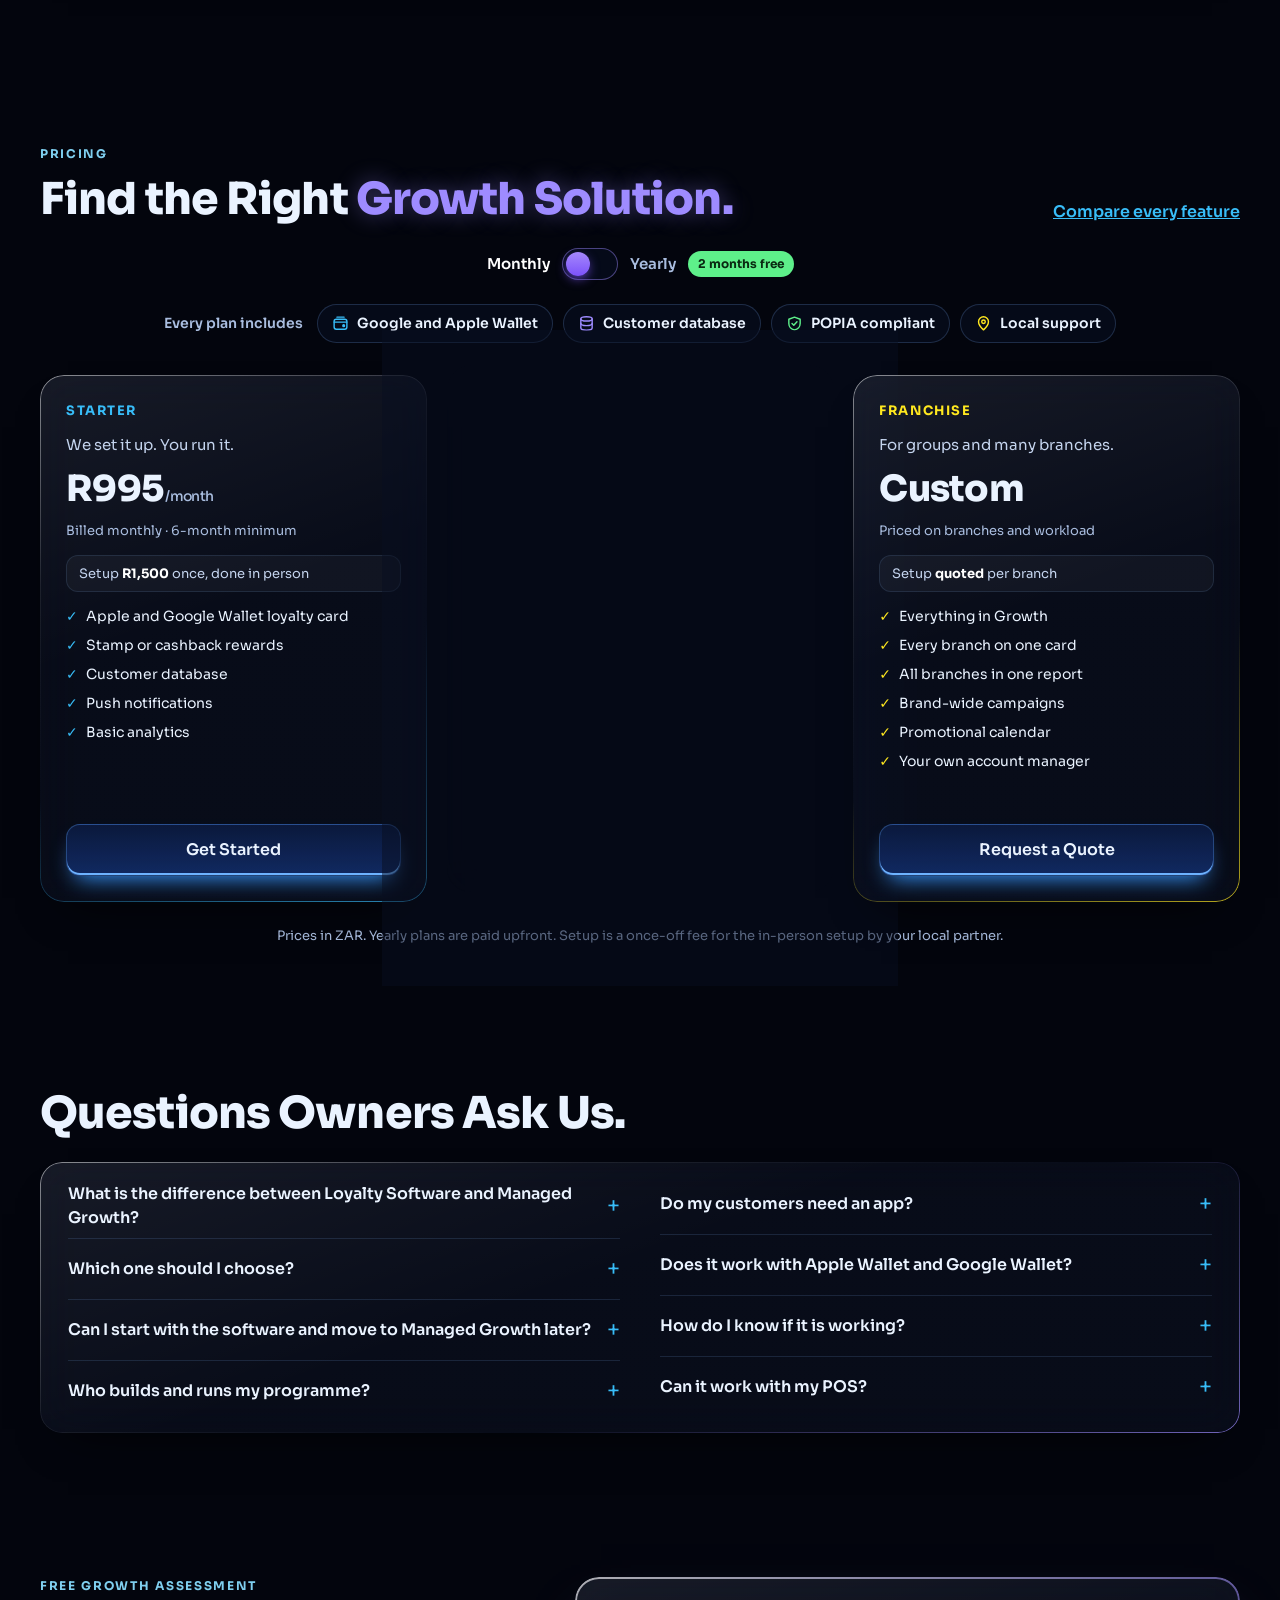
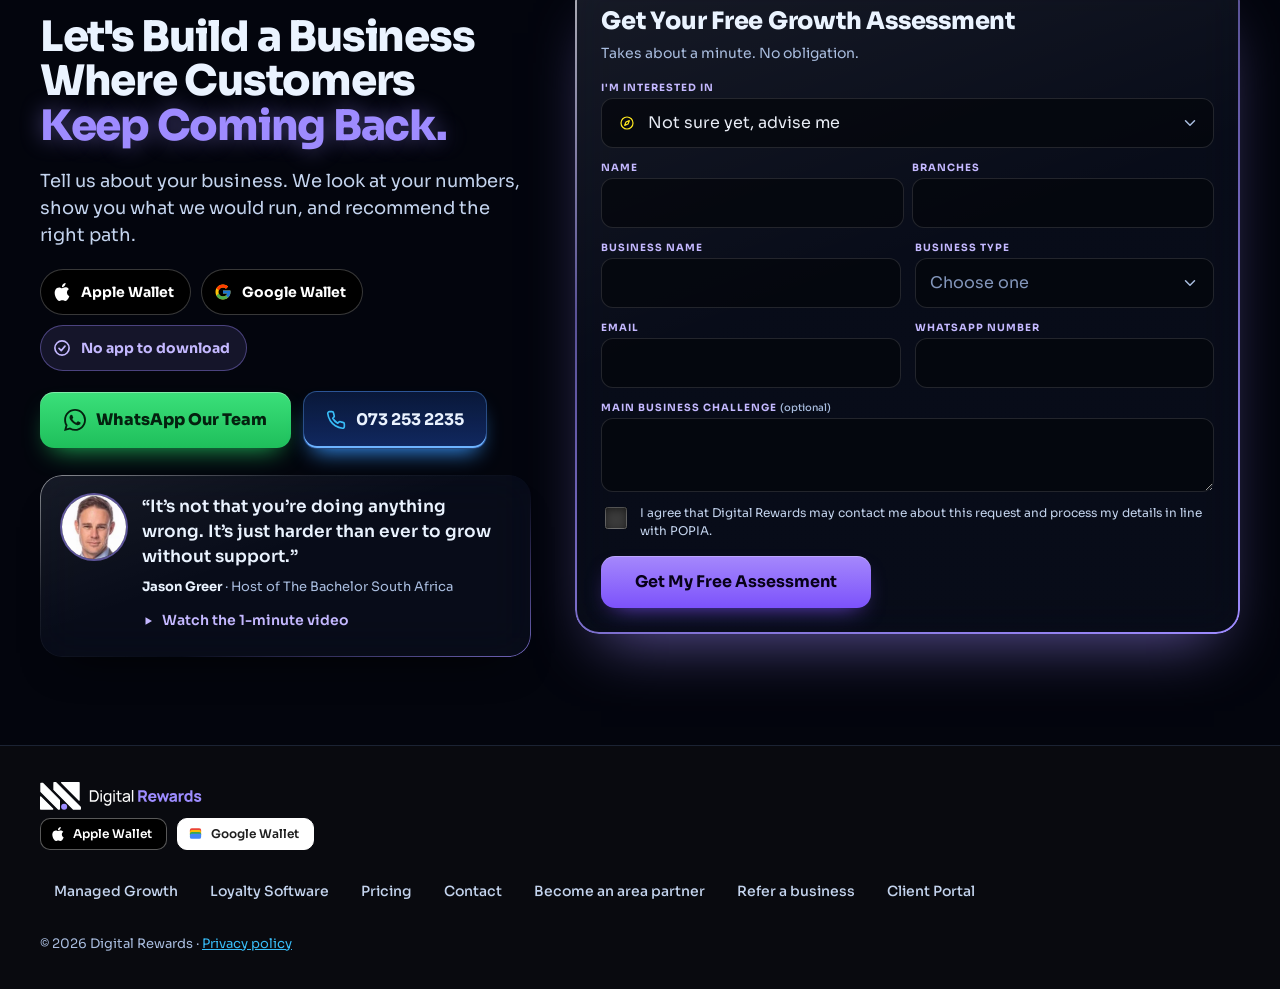
<file: case-studies.html>
<!doctype html>
<html lang="en-ZA">
<head>
<meta charset="utf-8">
<meta name="viewport" content="width=device-width, initial-scale=1">
<title>Results | Digital Rewards</title>
<meta name="robots" content="noindex">
<link rel="canonical" href="https://digitalrewards.co.za/#results">
<meta http-equiv="refresh" content="0; url=./#results">
<script>location.replace("./" + location.search + (location.hash || "#results"));</script>
<style>body{margin:0;background:#03050D;color:#EAF3FF;font-family:system-ui,sans-serif;display:flex;min-height:100vh;align-items:center;justify-content:center}a{color:#9E8BFF}</style>
</head>
<body>
<p>This page has moved to <a href="./#results">Results</a>.</p>
</body>
</html>
</file>
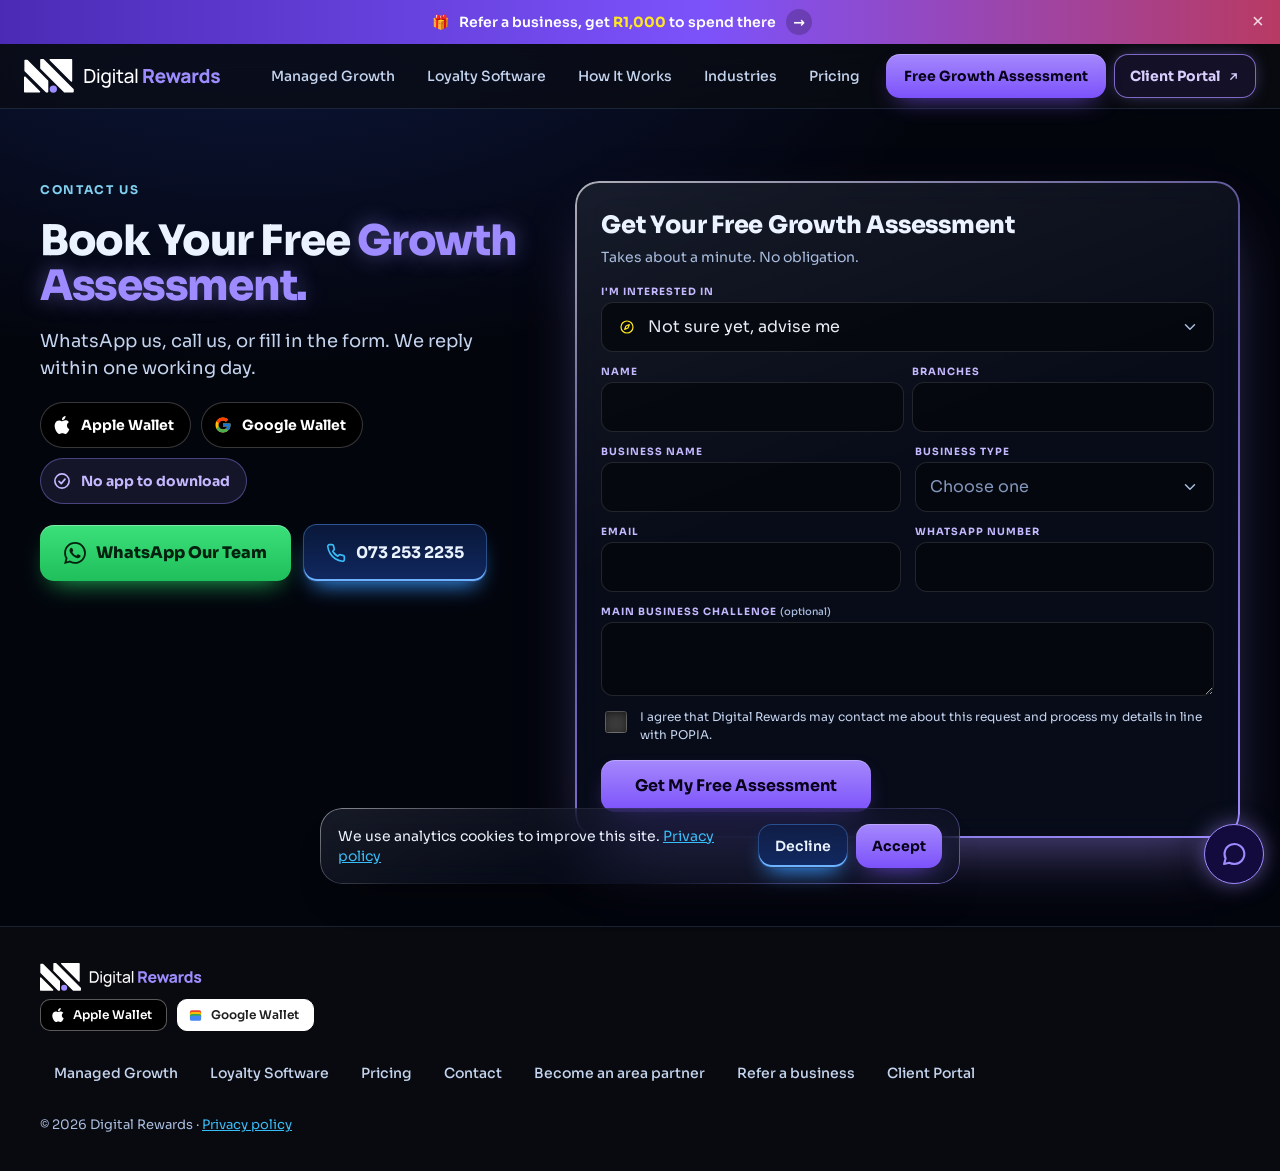
<file: contact.html>
<!doctype html>
<html lang="en-ZA">
<head>
<meta charset="utf-8">
<meta name="viewport" content="width=device-width, initial-scale=1">
<title>Contact | Digital Rewards</title>
<meta name="description" content="Book a free growth assessment with Digital Rewards. WhatsApp, call or send your details.">
<link rel="canonical" href="https://digitalrewards.co.za/contact">
<meta property="og:type" content="website">
<meta property="og:title" content="Contact | Digital Rewards">
<meta property="og:description" content="Book a free growth assessment with Digital Rewards. WhatsApp, call or send your details.">
<meta property="og:url" content="https://digitalrewards.co.za/contact">
<meta name="theme-color" content="#03050D">
<link rel="icon" href="favicon.svg?v=2" type="image/svg+xml">
<link rel="icon" href="brand/png/favicon-32.png?v=2" sizes="32x32" type="image/png">
<link rel="apple-touch-icon" href="brand/png/dr-app-icon-180.png">
<meta property="og:image" content="https://digitalrewards.co.za/brand/png/dr-share-1200x630.png">
<meta property="og:image:width" content="1200">
<meta property="og:image:height" content="630">
<link rel="preconnect" href="https://fonts.googleapis.com">
<link rel="preconnect" href="https://fonts.gstatic.com" crossorigin>
<link rel="stylesheet" href="https://fonts.googleapis.com/css2?family=Sora:wght@400;500;600;700;800&display=swap">
<link rel="stylesheet" href="styles.css?v=202611281200">
<link rel="stylesheet" href="v2.css?v=202611281200">
</head>
<body>
<a class="skip" href="#main">Skip to content</a>
<div style="background: radial-gradient(ellipse 1200px 700px at 20% -6%, rgba(29,53,140,0.42), transparent 62%), #03050D; color: #EAF3FF; font-family: Sora, system-ui, sans-serif; font-size: 16px; line-height: 1.5; color-scheme: dark">

<header style="position: sticky; top: 0; z-index: 20; background: rgba(11,13,17,0.74); backdrop-filter: blur(22px) saturate(150%); border-bottom: 1px solid rgba(120,170,235,0.16)">
<div style="max-width: 1200px; margin: 0 auto; padding: 10px 24px; display: flex; flex-wrap: wrap; align-items: center; justify-content: space-between; gap: 8px 20px">
<a href="./" style="display: flex; align-items: center; gap: 10px; color: #FFFFFF; text-decoration: none; font-weight: 800; font-size: 18px; min-height: 44px">
<img src="brand/dr-logo-horizontal.svg" alt="Digital Rewards" width="198" height="34" style="display:block"></a>
<a class="portal portal-m" href="https://app.digitalrewards.co.za/" target="_blank" rel="noopener" aria-label="Client Portal (opens in a new tab)"><svg aria-hidden="true" class="portal-ic" width="18" height="18" viewBox="0 0 24 24" fill="none" stroke="currentColor" stroke-width="2" stroke-linecap="round" stroke-linejoin="round"><circle cx="12" cy="8" r="4"/><path d="M4 21a8 8 0 0116 0"/></svg></a>
<nav aria-label="Main" style="display: flex; flex-wrap: wrap; align-items: center; gap: 2px 4px">
<a class="pill" href="managed-growth">Managed Growth</a>
<a class="pill" href="loyalty-software">Loyalty Software</a>
<a class="pill" href="./#how">How It Works</a>
<a class="pill" href="./#industries">Industries</a>
<a class="pill" href="pricing">Pricing</a>
<a class="cta" href="#assessment" style="min-height: 44px; padding: 0 18px; font-size: 14px; margin-left: 8px">Free Growth Assessment</a>
<a class="portal portal-d" href="https://app.digitalrewards.co.za/" target="_blank" rel="noopener" aria-label="Client Portal (opens in a new tab)" title="Client Portal"><svg aria-hidden="true" class="portal-ic" width="18" height="18" viewBox="0 0 24 24" fill="none" stroke="currentColor" stroke-width="2" stroke-linecap="round" stroke-linejoin="round"><circle cx="12" cy="8" r="4"/><path d="M4 21a8 8 0 0116 0"/></svg><span>Client Portal</span><svg aria-hidden="true" class="portal-ar" width="13" height="13" viewBox="0 0 24 24" fill="none" stroke="currentColor" stroke-width="2.4" stroke-linecap="round" stroke-linejoin="round"><path d="M7 17L17 7M9 7h8v8"/></svg></a>
</nav>
</div>
</header>

<main id="main">
<section id="assessment" style="padding: 72px 24px 88px">
<div class="as-a" style="max-width: 1200px; margin: 0 auto">
<div class="as-l">
<span class="v2-kick">Contact us</span>
<h1 style="margin: 0; font-size: clamp(28px, 3.4vw, 42px); line-height: 1.06; letter-spacing: -0.03em; font-weight: 800">Book Your Free <span style="color: #9E8BFF; text-shadow: 0 0 22px rgba(158,139,255,0.45)">Growth Assessment.</span></h1>
<p style="margin: 0; color: #C4D4EE; font-size: 18px; max-width: 480px">WhatsApp us, call us, or fill in the form. We reply within one working day.</p>
<ul class="wchips" aria-label="Where the card works">
<li class="wchip"><svg aria-hidden="true" width="18" height="18" viewBox="0 0 24 24" fill="#FFFFFF"><path d="M12.152 6.896c-.948 0-2.415-1.078-3.96-1.04-2.04.027-3.91 1.183-4.961 3.014-2.117 3.675-.546 9.103 1.519 12.09 1.013 1.454 2.208 3.09 3.792 3.039 1.52-.065 2.09-.987 3.935-.987 1.831 0 2.35.987 3.96.948 1.637-.026 2.676-1.48 3.676-2.948 1.156-1.688 1.636-3.325 1.662-3.415-.039-.013-3.182-1.221-3.22-4.857-.026-3.04 2.48-4.494 2.597-4.559-1.429-2.09-3.623-2.324-4.39-2.376-2-.156-3.675 1.09-4.61 1.09zM15.53 3.83c.843-1.012 1.4-2.427 1.245-3.83-1.207.052-2.662.805-3.532 1.818-.78.896-1.454 2.338-1.273 3.714 1.338.104 2.715-.688 3.559-1.701"/></svg>Apple Wallet</li>
<li class="wchip"><svg aria-hidden="true" width="18" height="18" viewBox="0 0 48 48"><path fill="#FFC107" d="M43.611 20.083H42V20H24v8h11.303c-1.649 4.657-6.08 8-11.303 8-6.627 0-12-5.373-12-12s5.373-12 12-12c3.059 0 5.842 1.154 7.961 3.039l5.657-5.657C34.046 6.053 29.268 4 24 4 12.955 4 4 12.955 4 24s8.955 20 20 20 20-8.955 20-20c0-1.341-.138-2.65-.389-3.917z"/><path fill="#FF3D00" d="M6.306 14.691l6.571 4.819C14.655 15.108 18.961 12 24 12c3.059 0 5.842 1.154 7.961 3.039l5.657-5.657C34.046 6.053 29.268 4 24 4 16.318 4 9.656 8.337 6.306 14.691z"/><path fill="#4CAF50" d="M24 44c5.166 0 9.86-1.977 13.409-5.192l-6.19-5.238A11.91 11.91 0 0124 36c-5.202 0-9.619-3.317-11.283-7.946l-6.522 5.025C9.505 39.556 16.227 44 24 44z"/><path fill="#1976D2" d="M43.611 20.083H42V20H24v8h11.303a12.04 12.04 0 01-4.087 5.571l.003-.002 6.19 5.238C36.971 39.205 44 34 44 24c0-1.341-.138-2.65-.389-3.917z"/></svg>Google Wallet</li>
<li class="wchip wchip-v"><svg aria-hidden="true" width="18" height="18" viewBox="0 0 24 24" fill="none" stroke="currentColor" stroke-width="2.2" stroke-linecap="round" stroke-linejoin="round"><circle cx="12" cy="12" r="9.5"/><path d="M8 12.5l3 3 5-6"/></svg>No app to download</li>
</ul>
<div style="display: flex; flex-wrap: wrap; align-items: center; gap: 12px">
<a class="wa-btn" href="contact" data-wa><svg aria-hidden="true" width="22" height="22" viewBox="0 0 24 24" fill="currentColor"><path d="M17.472 14.382c-.297-.149-1.758-.867-2.03-.967-.273-.099-.471-.148-.67.15-.197.297-.767.966-.94 1.164-.173.199-.347.223-.644.075-.297-.15-1.255-.463-2.39-1.475-.883-.788-1.48-1.761-1.653-2.059-.173-.297-.018-.458.13-.606.134-.133.298-.347.446-.52.149-.174.198-.298.298-.497.099-.198.05-.371-.025-.52-.075-.149-.669-1.612-.916-2.207-.242-.579-.487-.5-.669-.51-.173-.008-.371-.01-.57-.01-.198 0-.52.074-.792.372-.272.297-1.04 1.016-1.04 2.479 0 1.462 1.065 2.875 1.213 3.074.149.198 2.096 3.2 5.077 4.487.709.306 1.262.489 1.694.625.712.227 1.36.195 1.871.118.571-.085 1.758-.719 2.006-1.413.248-.694.248-1.289.173-1.413-.074-.124-.272-.198-.57-.347m-5.421 7.403h-.004a9.87 9.87 0 01-5.031-1.378l-.361-.214-3.741.982.998-3.648-.235-.374a9.86 9.86 0 01-1.51-5.26c.001-5.45 4.436-9.884 9.888-9.884 2.64 0 5.122 1.03 6.988 2.898a9.825 9.825 0 012.893 6.994c-.003 5.45-4.437 9.884-9.885 9.884m8.413-18.297A11.815 11.815 0 0012.05 0C5.495 0 .16 5.335.157 11.892c0 2.096.547 4.142 1.588 5.945L.057 24l6.305-1.654a11.882 11.882 0 005.683 1.448h.005c6.554 0 11.89-5.335 11.893-11.893a11.821 11.821 0 00-3.48-8.413z"/></svg>WhatsApp Our Team</a>
<a class="ph-btn" href="tel:0732532235" data-tel><svg aria-hidden="true" width="20" height="20" viewBox="0 0 24 24" fill="none" stroke="#38BDF8" stroke-width="2" stroke-linecap="round" stroke-linejoin="round"><path d="M22 16.92v3a2 2 0 01-2.18 2 19.79 19.79 0 01-8.63-3.07 19.5 19.5 0 01-6-6 19.79 19.79 0 01-3.07-8.67A2 2 0 014.11 2h3a2 2 0 012 1.72c.127.96.361 1.903.7 2.81a2 2 0 01-.45 2.11L8.09 9.91a16 16 0 006 6l1.27-1.27a2 2 0 012.11-.45c.907.339 1.85.573 2.81.7A2 2 0 0122 16.92z"/></svg><span data-tel-text>073 253 2235</span></a>
</div>

</div>
<div class="glass af af2" data-lead-box>
<div data-if="sent" hidden>
<div role="status" style="display: flex; flex-direction: column; gap: 12px; padding: 40px 10px; text-align: center; align-items: center">
<div class="orb" style="color: #FFE81F"><svg class="neon" aria-hidden="true" width="30" height="30" viewBox="0 0 24 24" fill="none" stroke="currentColor" stroke-width="2" stroke-linecap="round" stroke-linejoin="round"><path d="M5 12.5l4.5 4.5L19 7.5"/></svg></div>
<h3 style="margin: 0; font-size: 24px">Thanks. Your request is in.</h3>
<p style="margin: 0; color: #C4D4EE">We will WhatsApp you to book your free growth assessment.</p>
</div>
</div>
<div data-if="notSent">
<form data-lead-form class="af-form">
<div class="af-hd"><h3>Get Your Free Growth Assessment</h3><p>Takes about a minute. No obligation.</p></div>
<div class="pf"><label for="f-int">I'm interested in</label><select id="f-int" name="interest"><option>Managed Growth (you run it for me)</option><option>Loyalty Software (I run it myself)</option><option selected>Not sure yet, advise me</option></select></div>
<div class="pass-two">
<div class="pf"><label for="f-name">Name</label><input id="f-name" name="name" type="text" autocomplete="name" required></div>
<div class="pf"><label for="f-branches">Branches</label><input id="f-branches" name="branches" type="number" min="1" inputmode="numeric" required></div>
</div>
<div class="pf"><label for="f-biz">Business name</label><input id="f-biz" name="business" type="text" autocomplete="organization" required></div>
<div class="pf"><label for="f-type">Business type</label><select id="f-type" name="type" required><option value="">Choose one</option><option>Shopping centre</option><option>Restaurant, café or takeaway</option><option>Salon or barber</option><option>Spa or beauty</option><option>Butchery or speciality retail</option><option>Hotel or hospitality</option><option>Gym or fitness</option><option>Retail store</option><option>Other</option></select></div>
<div class="pf"><label for="f-email">Email</label><input id="f-email" name="email" type="email" autocomplete="email" required></div>
<div class="pf"><label for="f-wa">WhatsApp number</label><input id="f-wa" name="whatsapp" type="tel" autocomplete="tel" pattern="[0-9+ ]{10,15}" title="Enter a phone number, for example 082 123 4567" required></div>
<div class="pf"><label for="f-ch">Main business challenge <span style="text-transform: none; letter-spacing: 0; font-weight: 500; color: #A9BDDF">(optional)</span></label><textarea id="f-ch" name="challenge_note" rows="2"></textarea></div>
<input type="hidden" name="challenge" value="">
<label style="display: flex; gap: 10px; align-items: flex-start; font-size: 12px; color: #C4D4EE"><input type="checkbox" name="consent" required><span>I agree that Digital Rewards may contact me about this request and process my details in line with POPIA.</span></label>
<p data-form-error role="alert" hidden style="margin: 0; color: #FF9CAC; font-size: 14px"></p>
<button class="cta" type="submit">Get My Free Assessment</button>
</form>
</div>
</div>
</div>
</section>
</main>

<footer style="padding: 36px 24px; border-top: 1px solid rgba(120,170,235,0.16); background: rgba(11,13,17,0.74)">
<div style="max-width: 1200px; margin: 0 auto; display: flex; flex-wrap: wrap; justify-content: space-between; align-items: center; gap: 20px; font-size: 13px; color: #A9BDDF">
<div style="display: flex; flex-direction: column; gap: 8px"><img src="brand/dr-logo-horizontal.svg" alt="Digital Rewards" width="163" height="28" style="display:block"><div class="wa-chips sm" role="group" aria-label="Works with Apple Wallet and Google Wallet"><span class="wa-chip ap"><svg aria-hidden="true" width="14" height="14" viewBox="0 0 24 24" fill="#fff"><path d="M12.152 6.896c-.948 0-2.415-1.078-3.96-1.04-2.04.027-3.91 1.183-4.961 3.014-2.117 3.675-.546 9.103 1.519 12.09 1.013 1.454 2.208 3.09 3.792 3.039 1.52-.065 2.09-.987 3.935-.987 1.831 0 2.35.987 3.96.948 1.637-.026 2.676-1.48 3.676-2.948 1.156-1.688 1.636-3.325 1.662-3.415-.039-.013-3.182-1.221-3.22-4.857-.026-3.04 2.48-4.494 2.597-4.559-1.429-2.09-3.623-2.324-4.39-2.376-2-.156-3.675 1.09-4.61 1.09zM15.53 3.83c.843-1.012 1.4-2.427 1.245-3.83-1.207.052-2.662.805-3.532 1.818-.78.896-1.454 2.338-1.273 3.714 1.338.104 2.715-.688 3.559-1.701"/></svg><span>Apple Wallet</span></span><span class="wa-chip gg"><svg aria-hidden="true" width="15" height="15" viewBox="0 0 24 24"><rect x="3" y="3.5" width="18" height="8" rx="3" fill="#EA4335"/><rect x="3" y="6.5" width="18" height="8" rx="3" fill="#FBBC04"/><rect x="3" y="9.5" width="18" height="8" rx="3" fill="#34A853"/><path d="M3 15.5a3 3 0 013-3h15v5a3 3 0 01-3 3H6a3 3 0 01-3-3z" fill="#4285F4"/></svg><span>Google Wallet</span></span></div></div>
<nav aria-label="Footer" style="display: flex; flex-wrap: wrap; gap: 2px 4px">
<a class="pill" href="managed-growth">Managed Growth</a><a class="pill" href="loyalty-software">Loyalty Software</a><a class="pill" href="pricing">Pricing</a><a class="pill" href="contact">Contact</a><a class="pill" href="area-partners">Become an area partner</a><a class="pill" href="refer">Refer a business</a><a class="pill" href="https://app.digitalrewards.co.za/" target="_blank" rel="noopener">Client Portal</a>
</nav>
<div>© 2026 Digital Rewards · <a href="privacy">Privacy policy</a></div>
</div>
</footer>

</div>
<script src="config.js?v=202611281200"></script>
<script src="site.js?v=202611281200"></script>
<script src="v2.js?v=202611281200"></script>
</body>
</html>
</file>
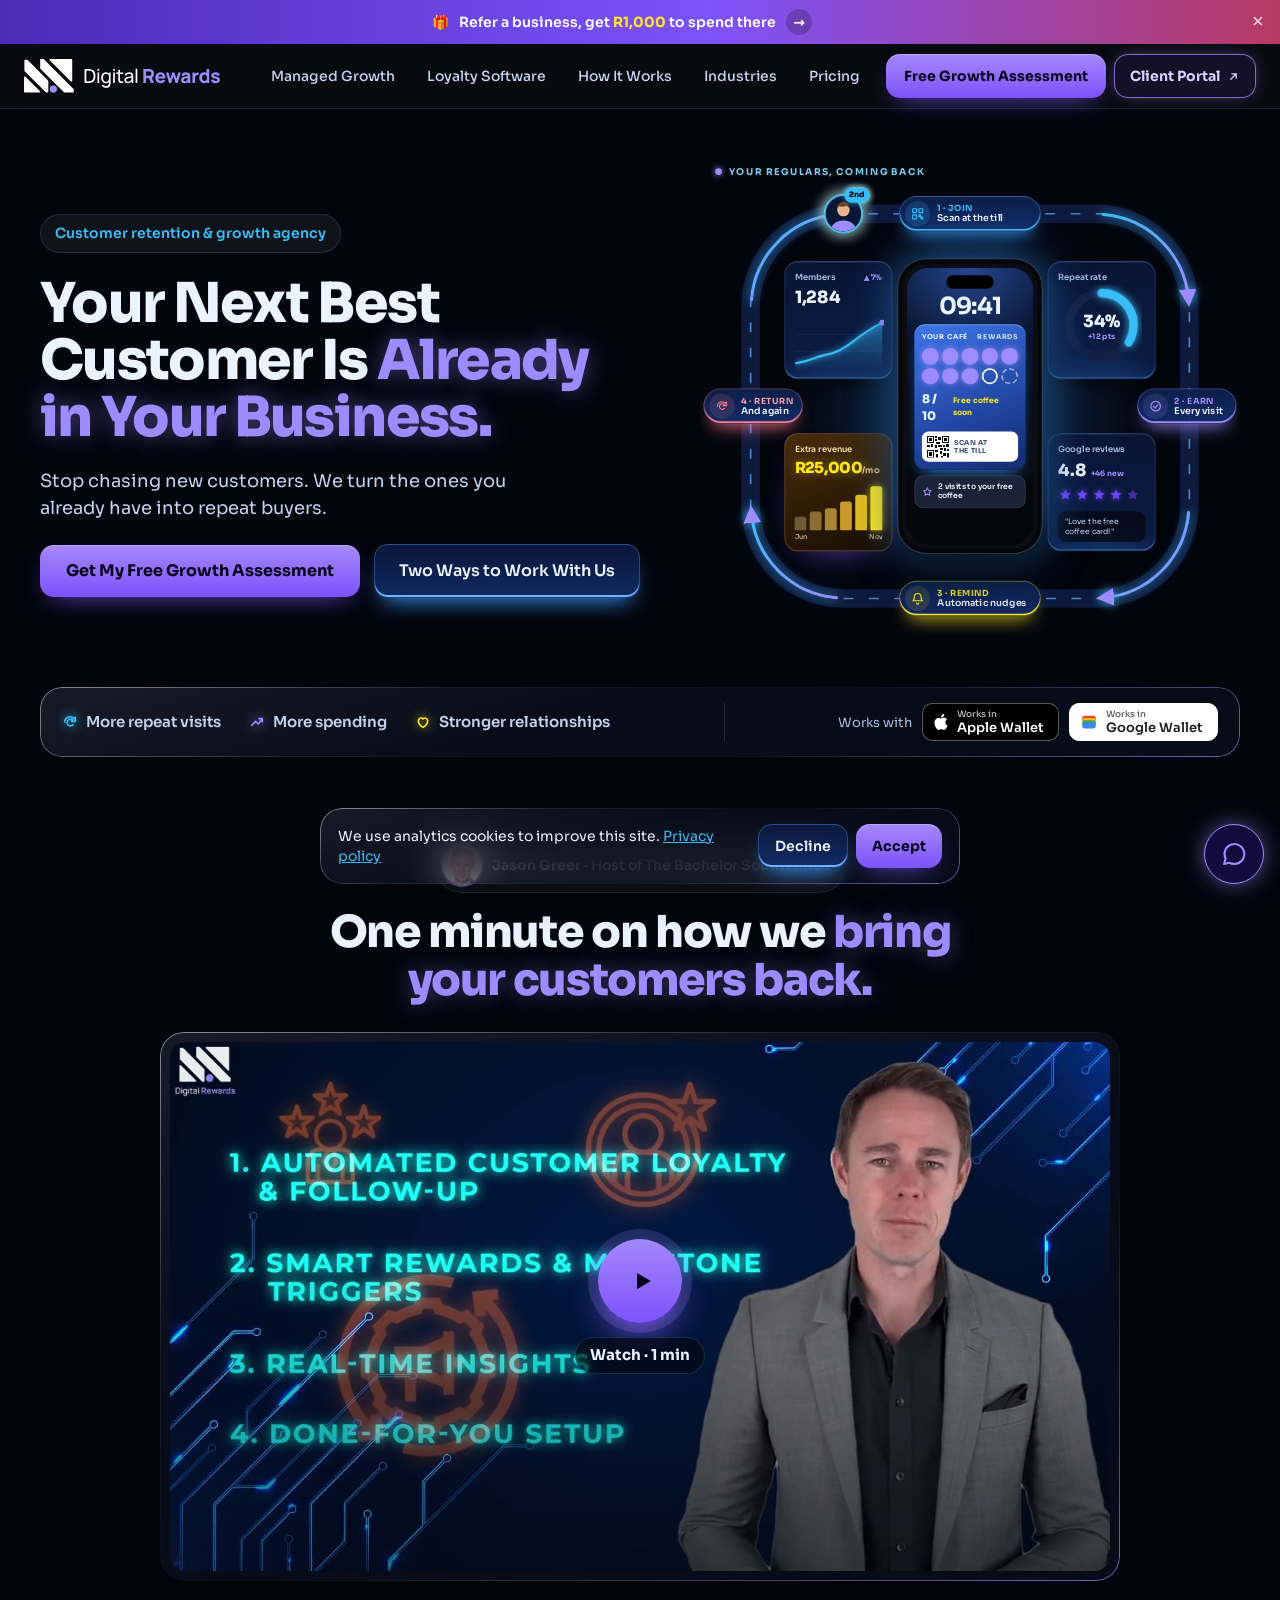
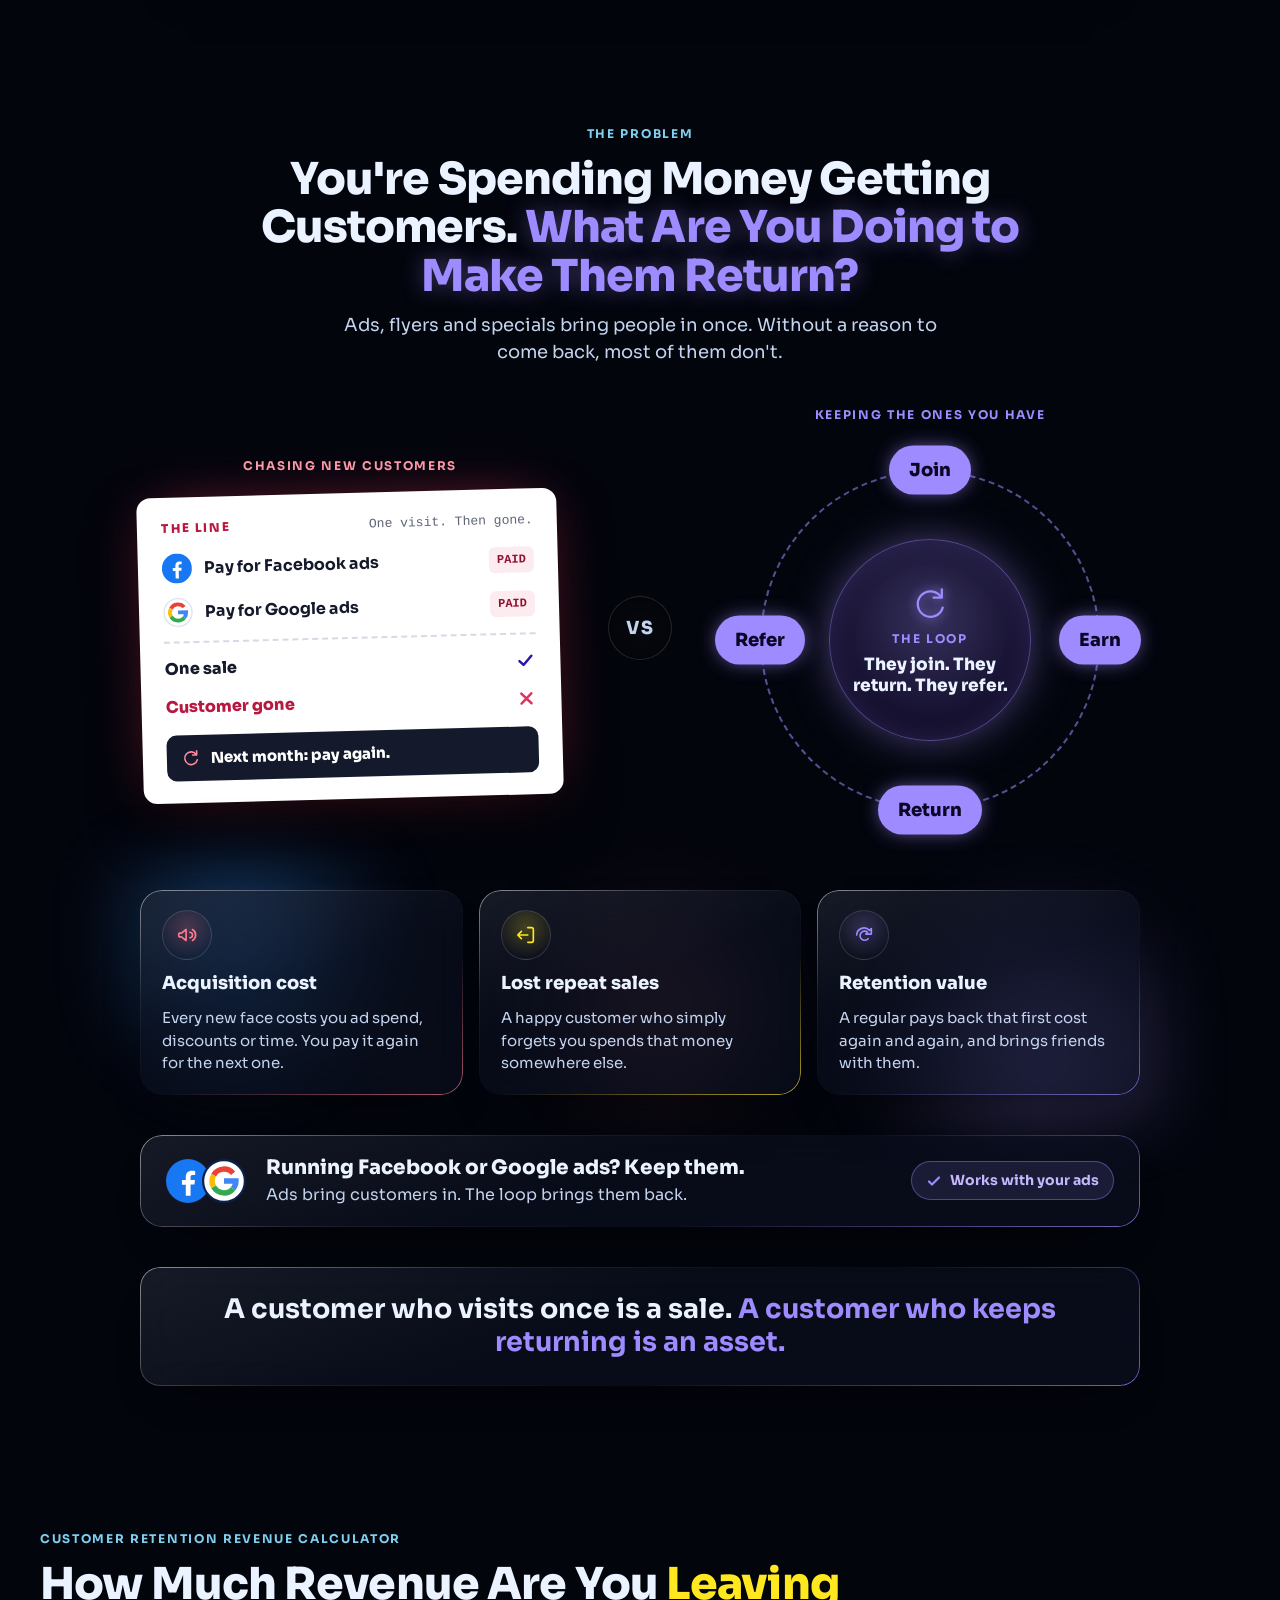
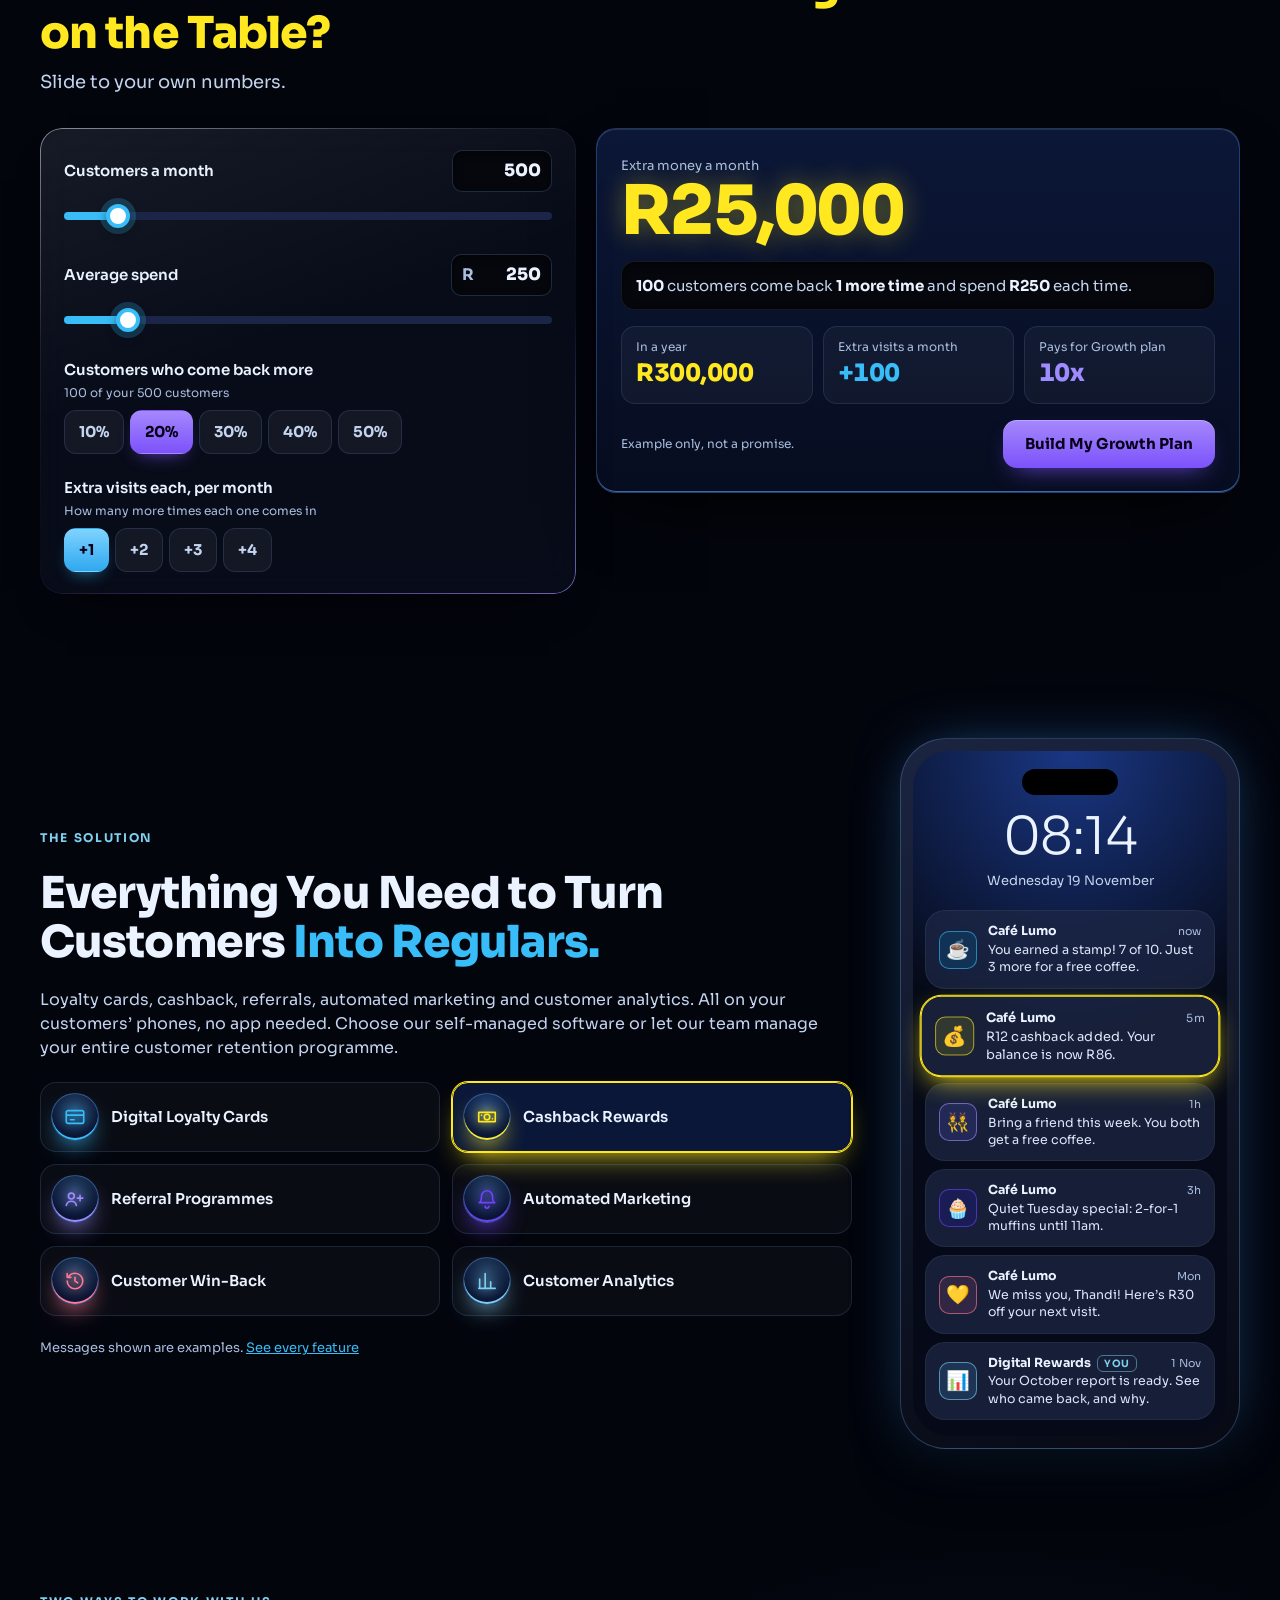
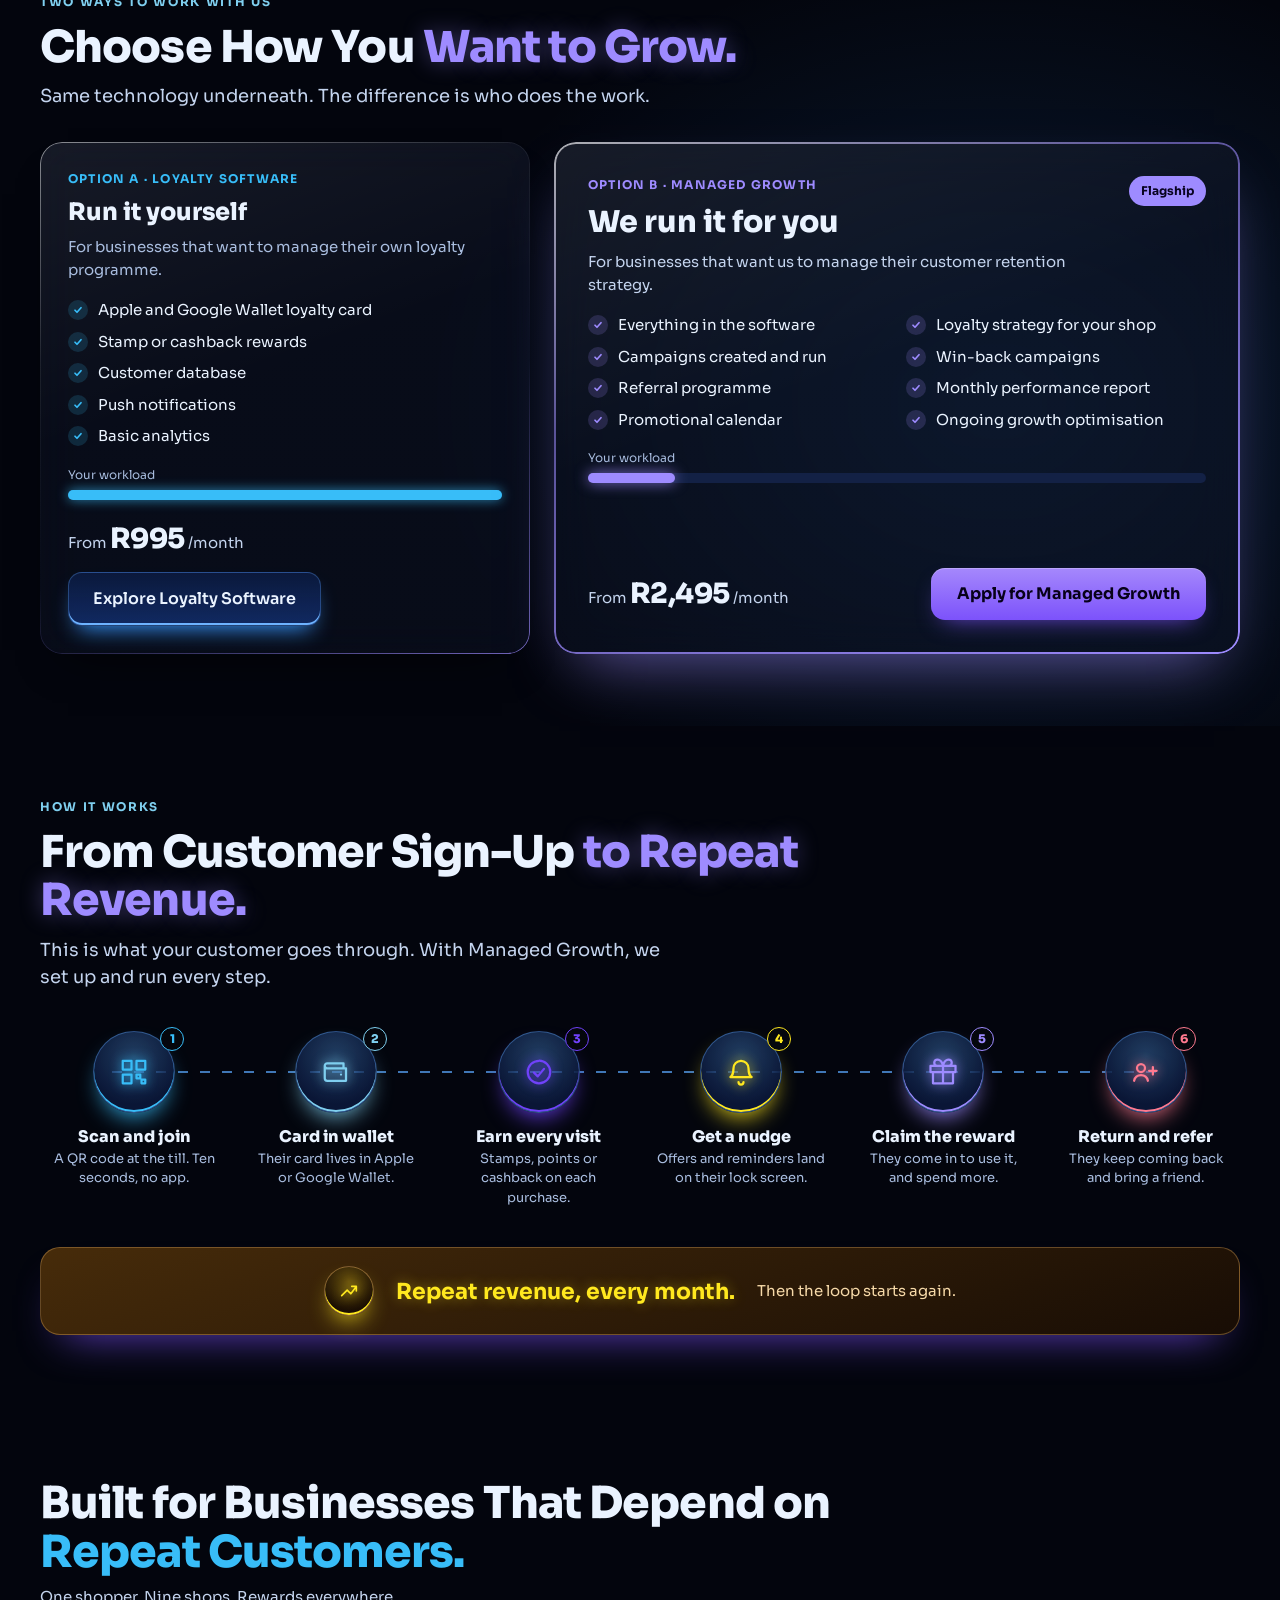
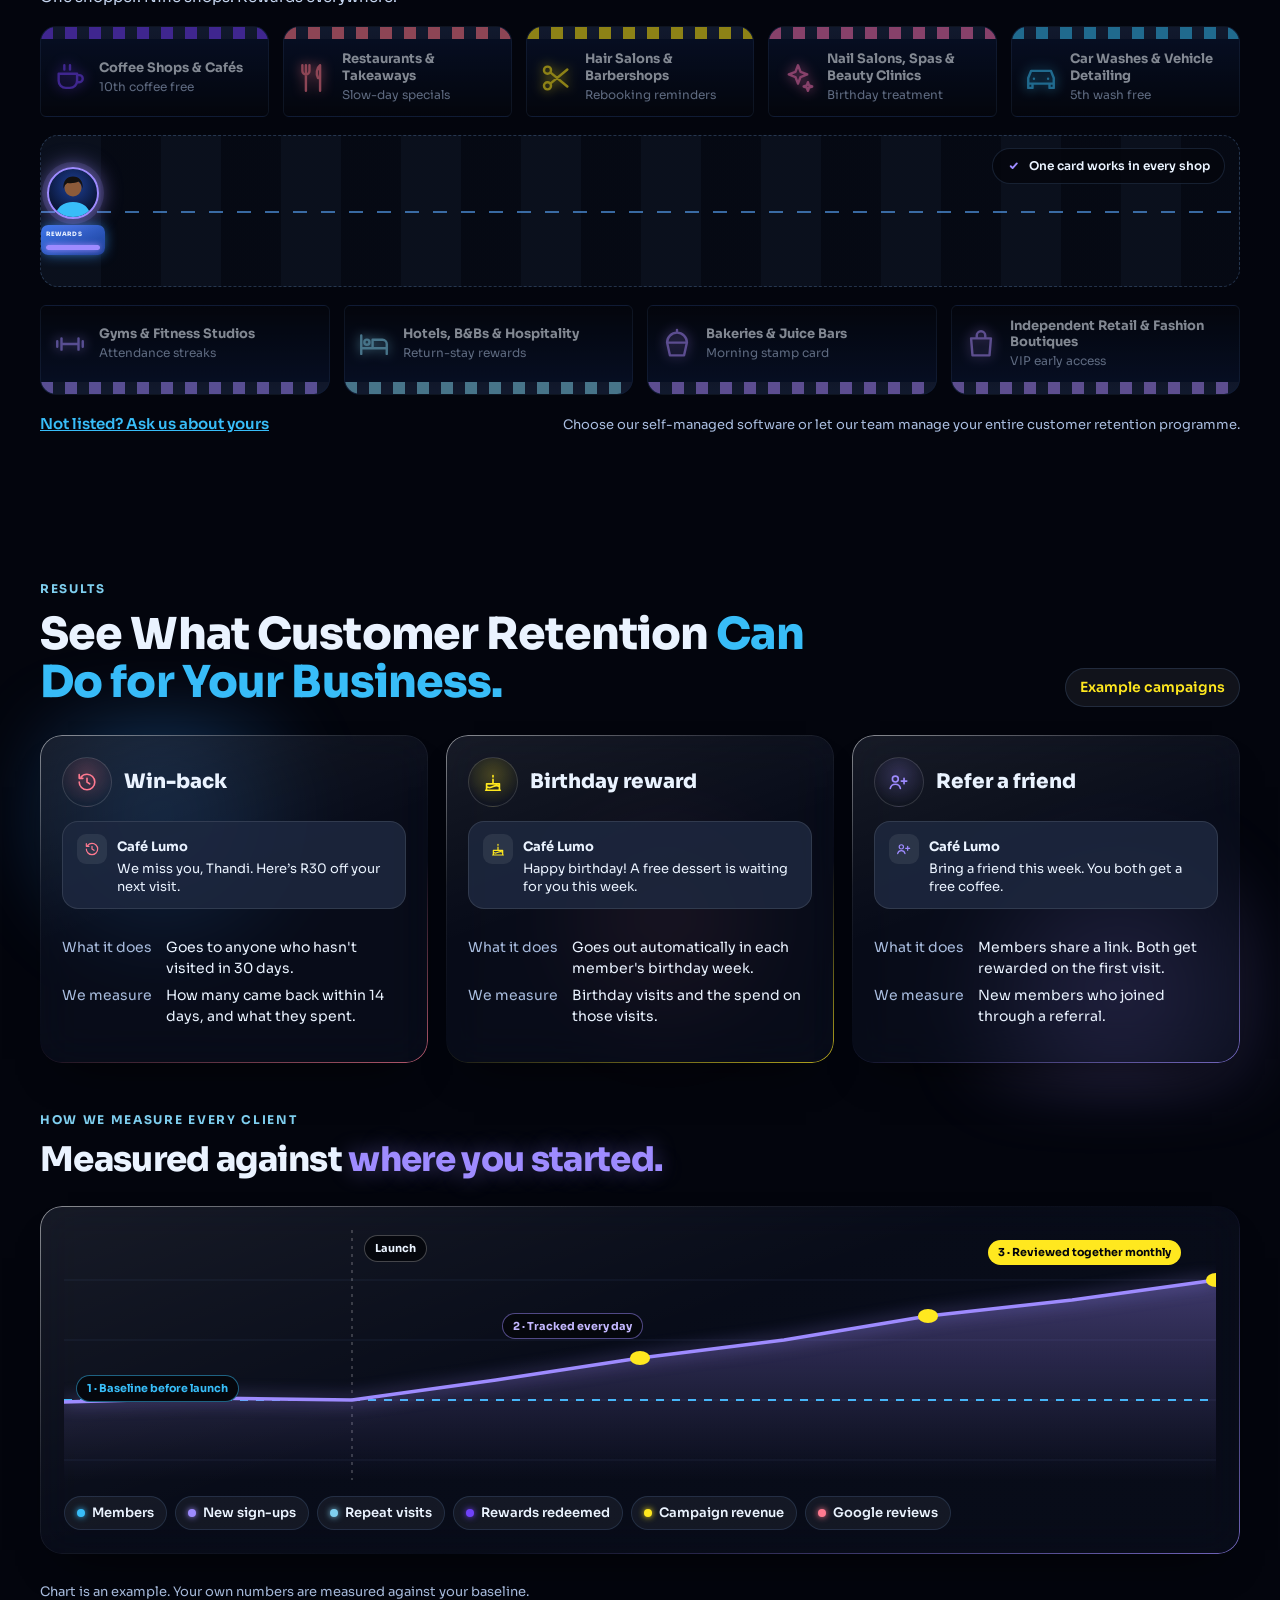
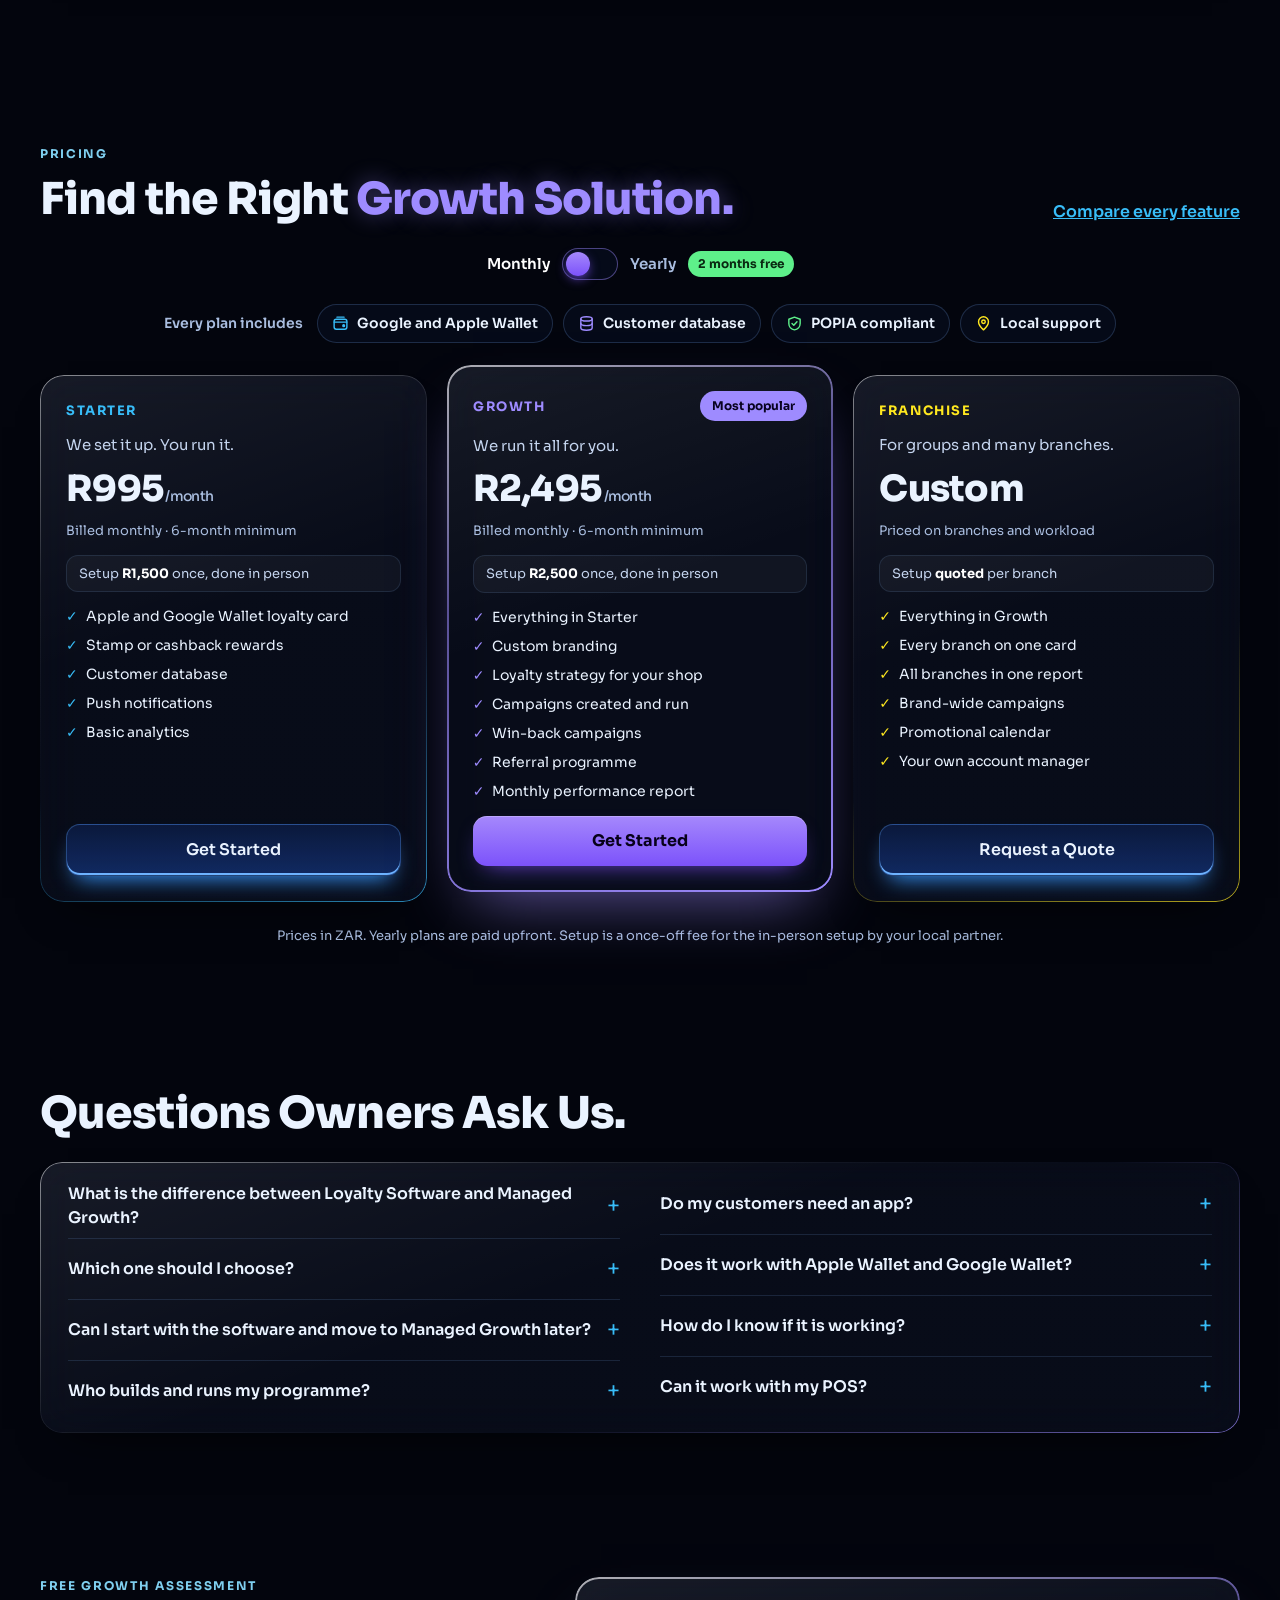
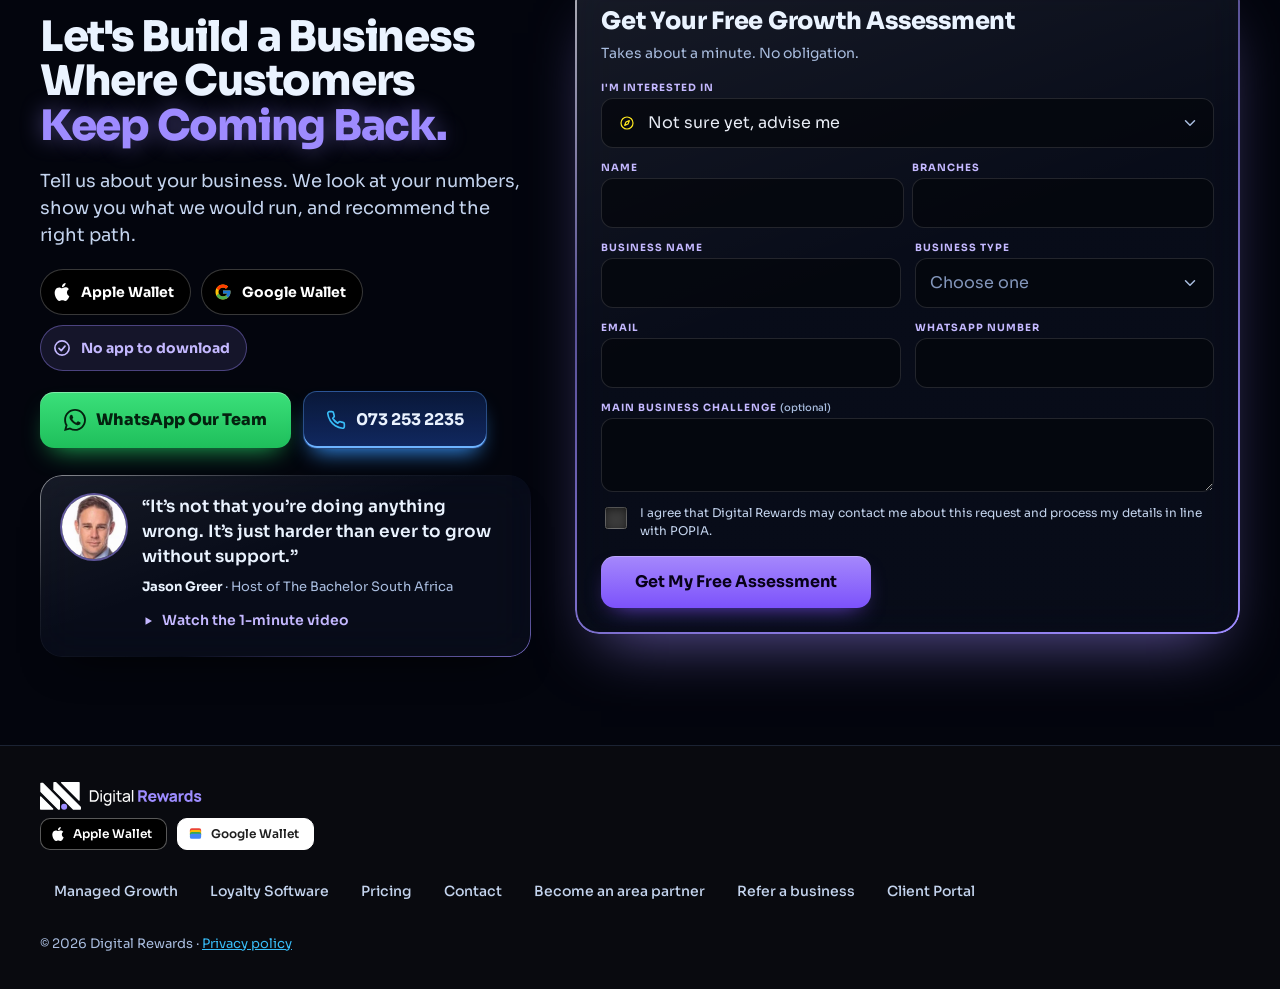
<file: how-it-works.html>
<!doctype html>
<html lang="en-ZA">
<head>
<meta charset="utf-8">
<meta name="viewport" content="width=device-width, initial-scale=1">
<title>How It Works | Digital Rewards</title>
<meta name="robots" content="noindex">
<link rel="canonical" href="https://digitalrewards.co.za/#how">
<meta http-equiv="refresh" content="0; url=./#how">
<script>location.replace("./" + location.search + (location.hash || "#how"));</script>
<style>body{margin:0;background:#03050D;color:#EAF3FF;font-family:system-ui,sans-serif;display:flex;min-height:100vh;align-items:center;justify-content:center}a{color:#9E8BFF}</style>
</head>
<body>
<p>This page has moved to <a href="./#how">How It Works</a>.</p>
</body>
</html>
</file>
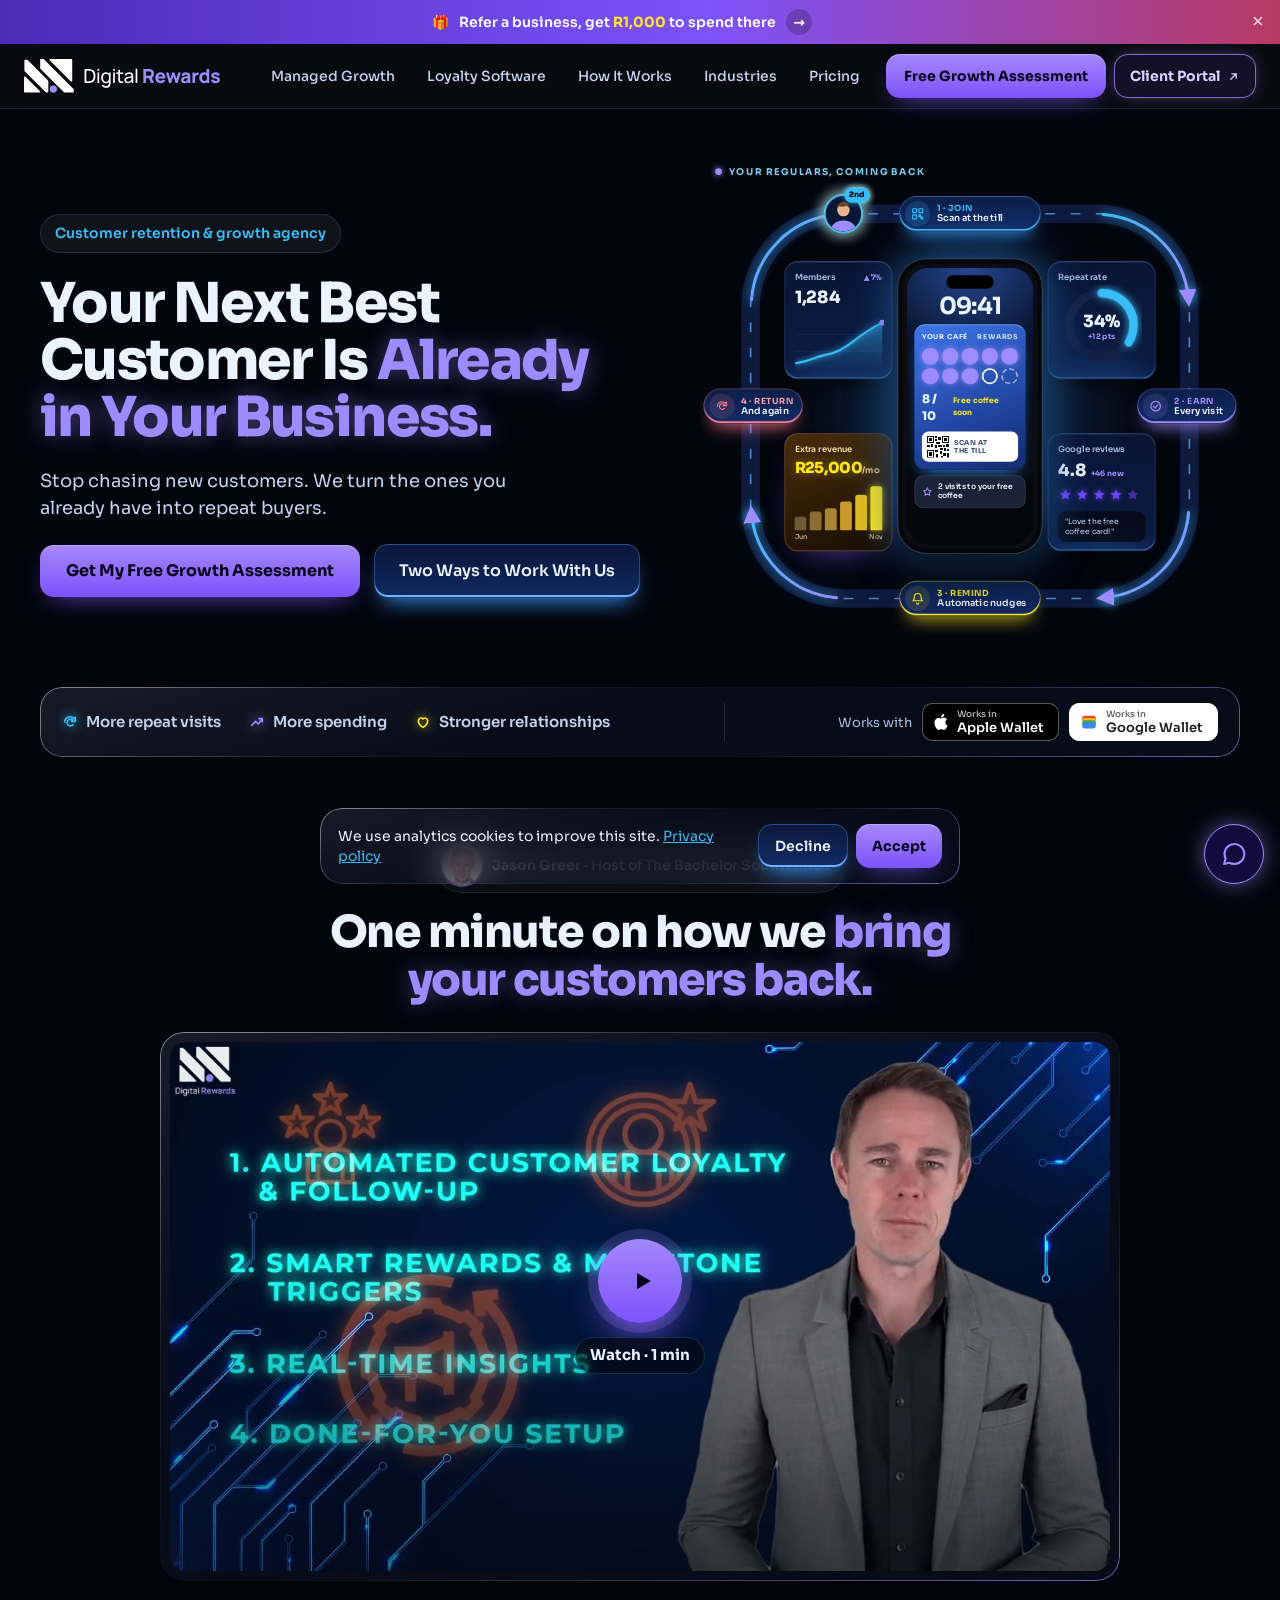
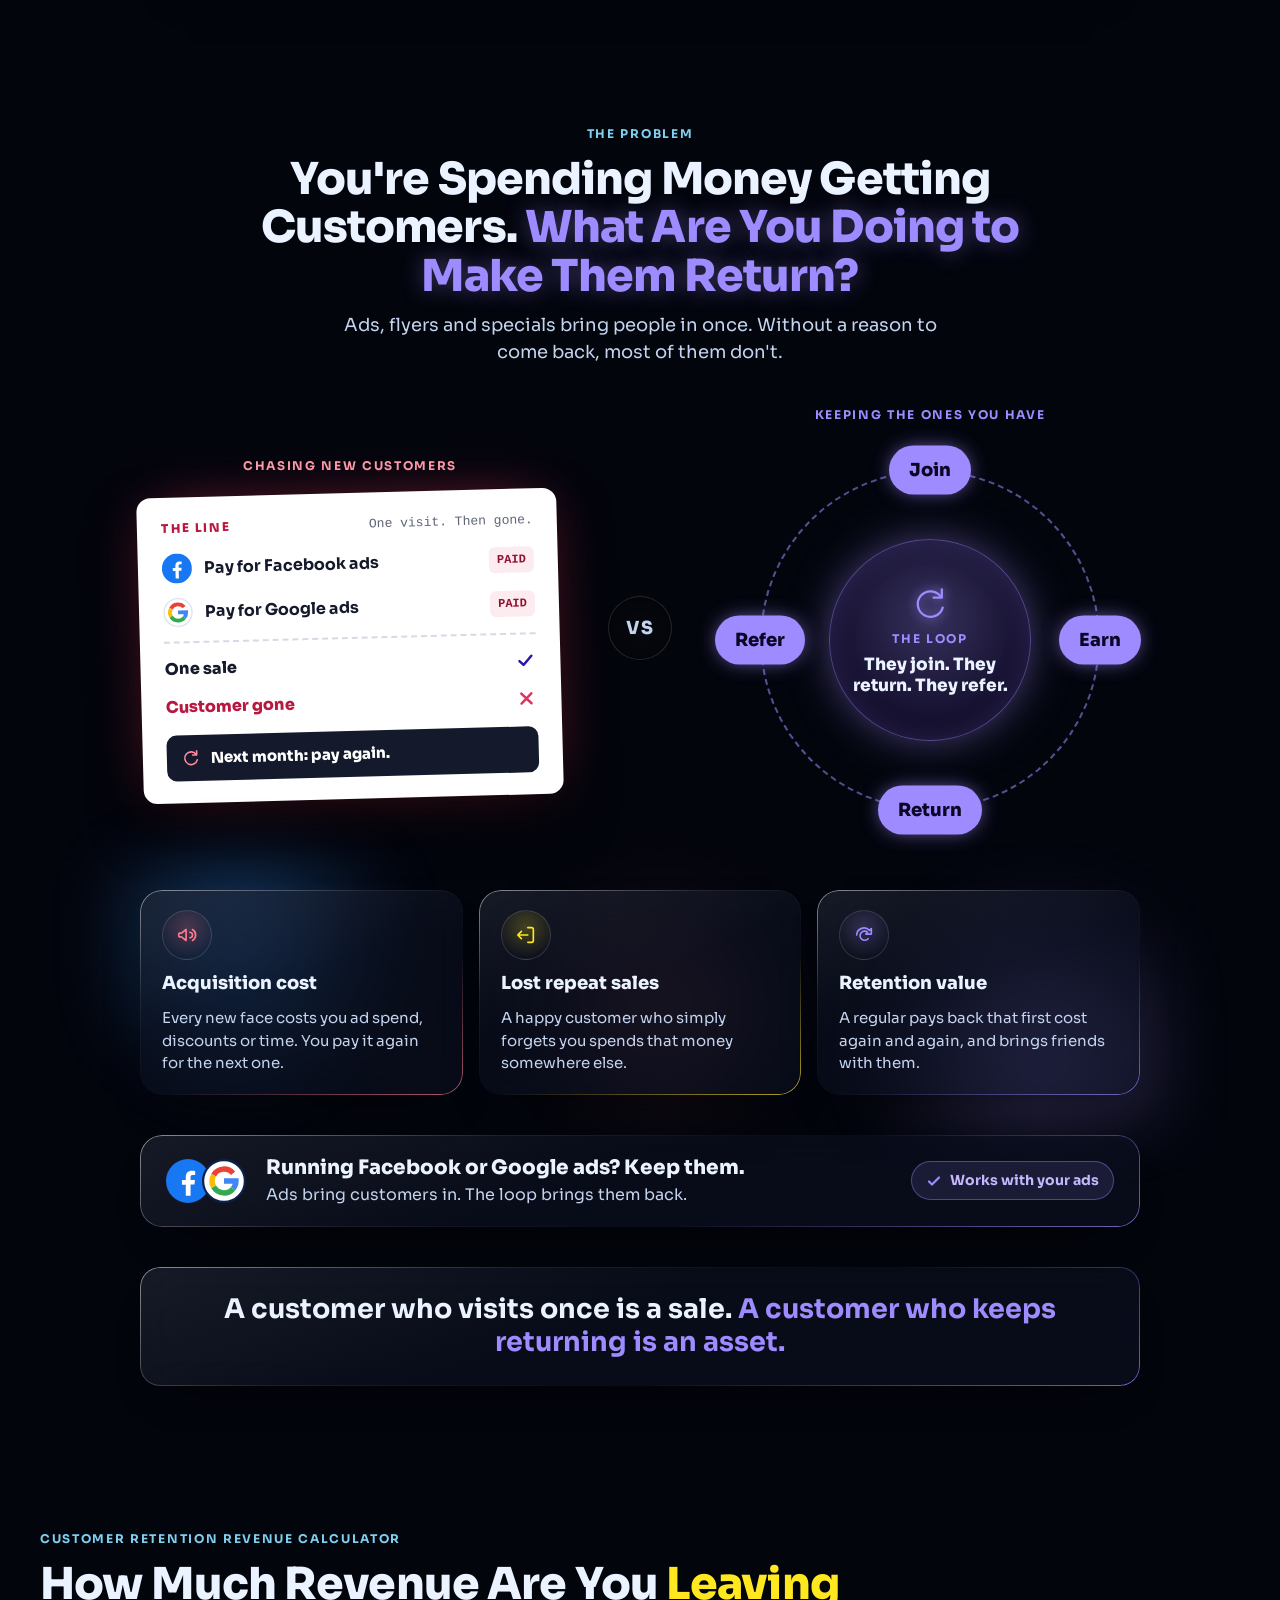
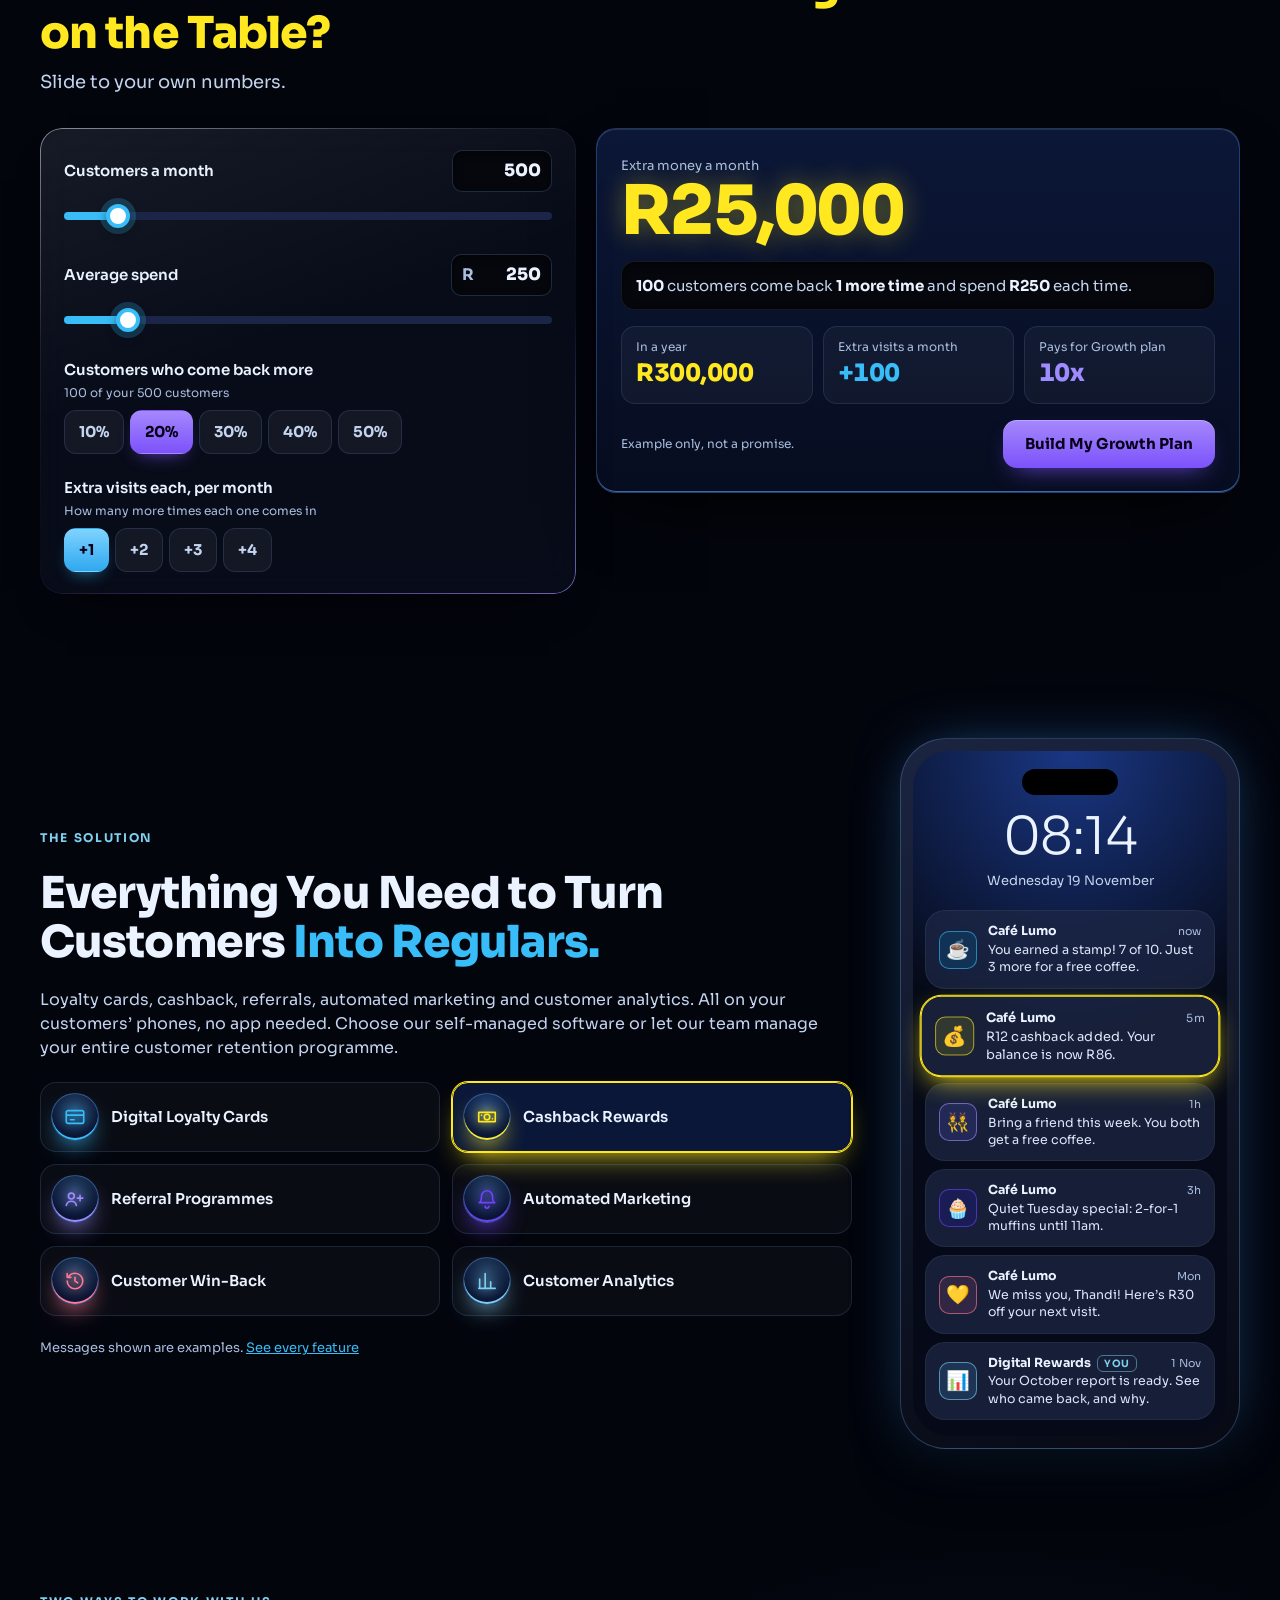
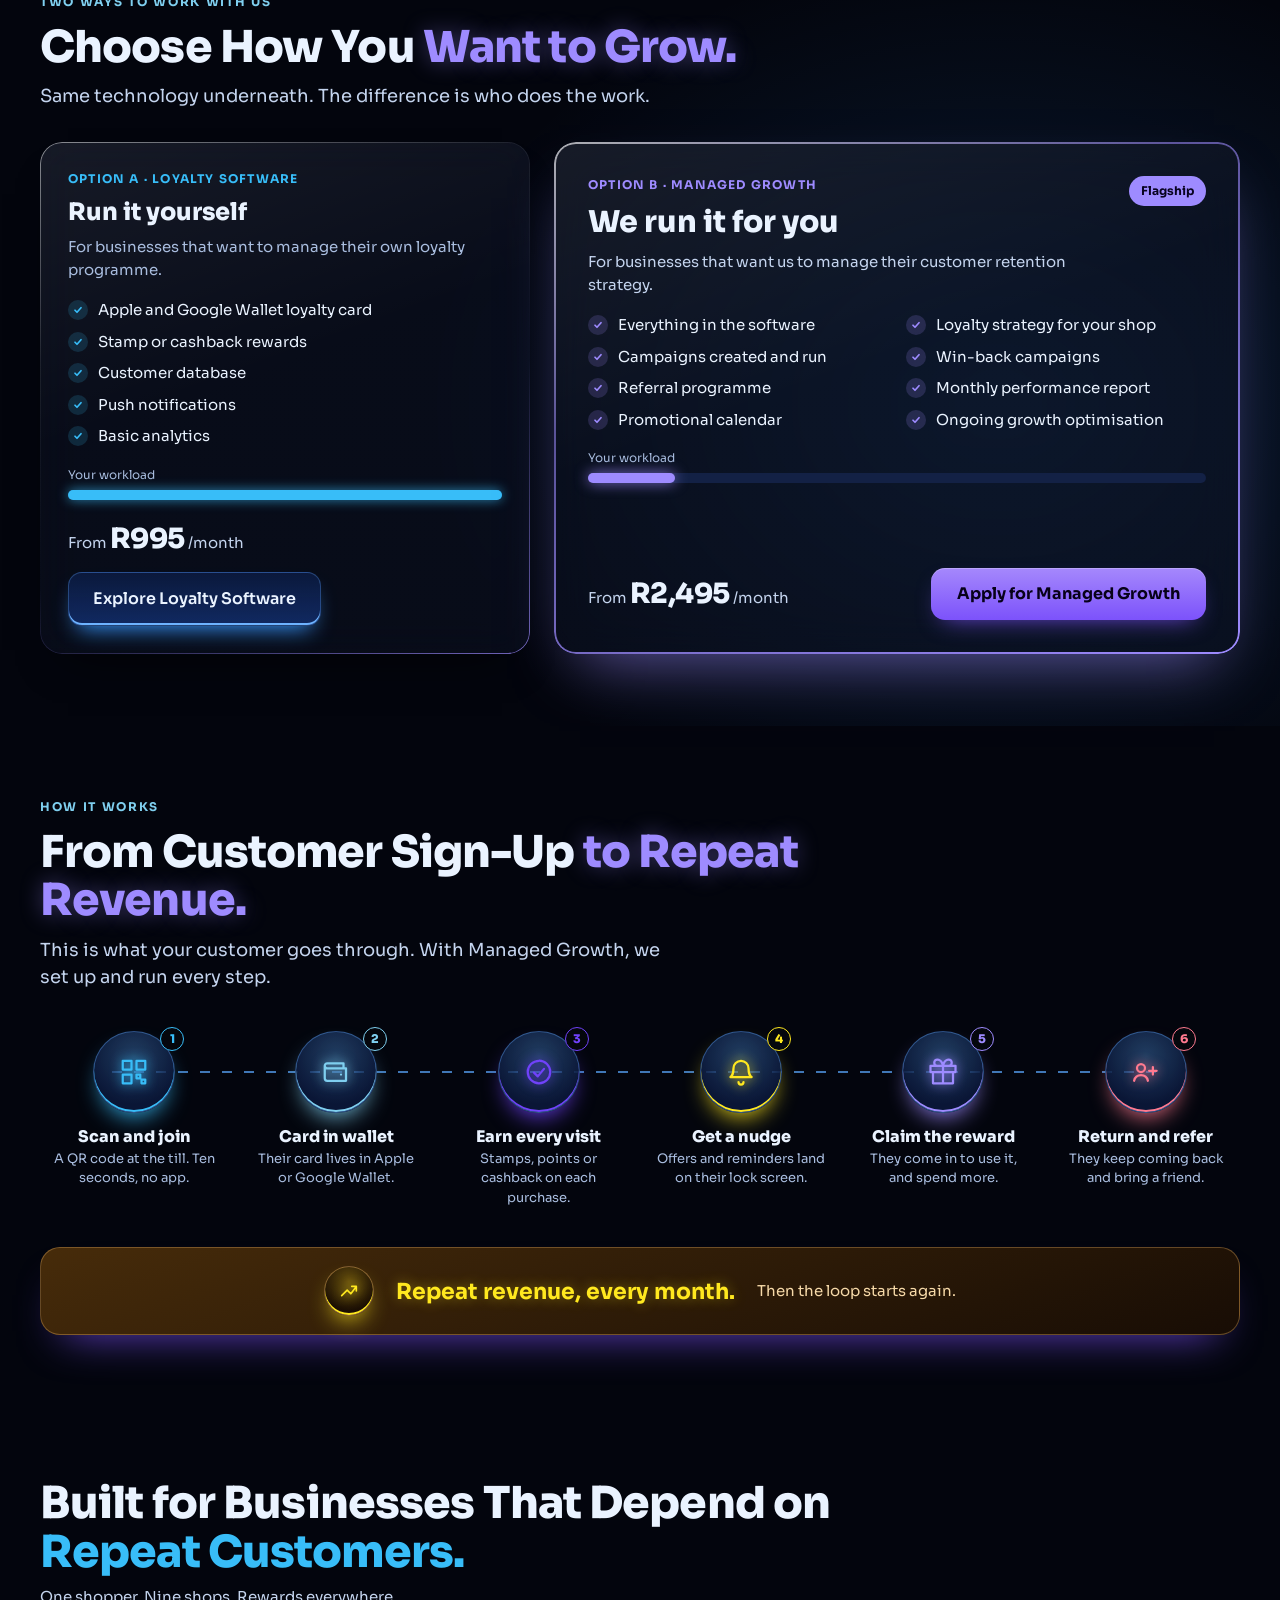
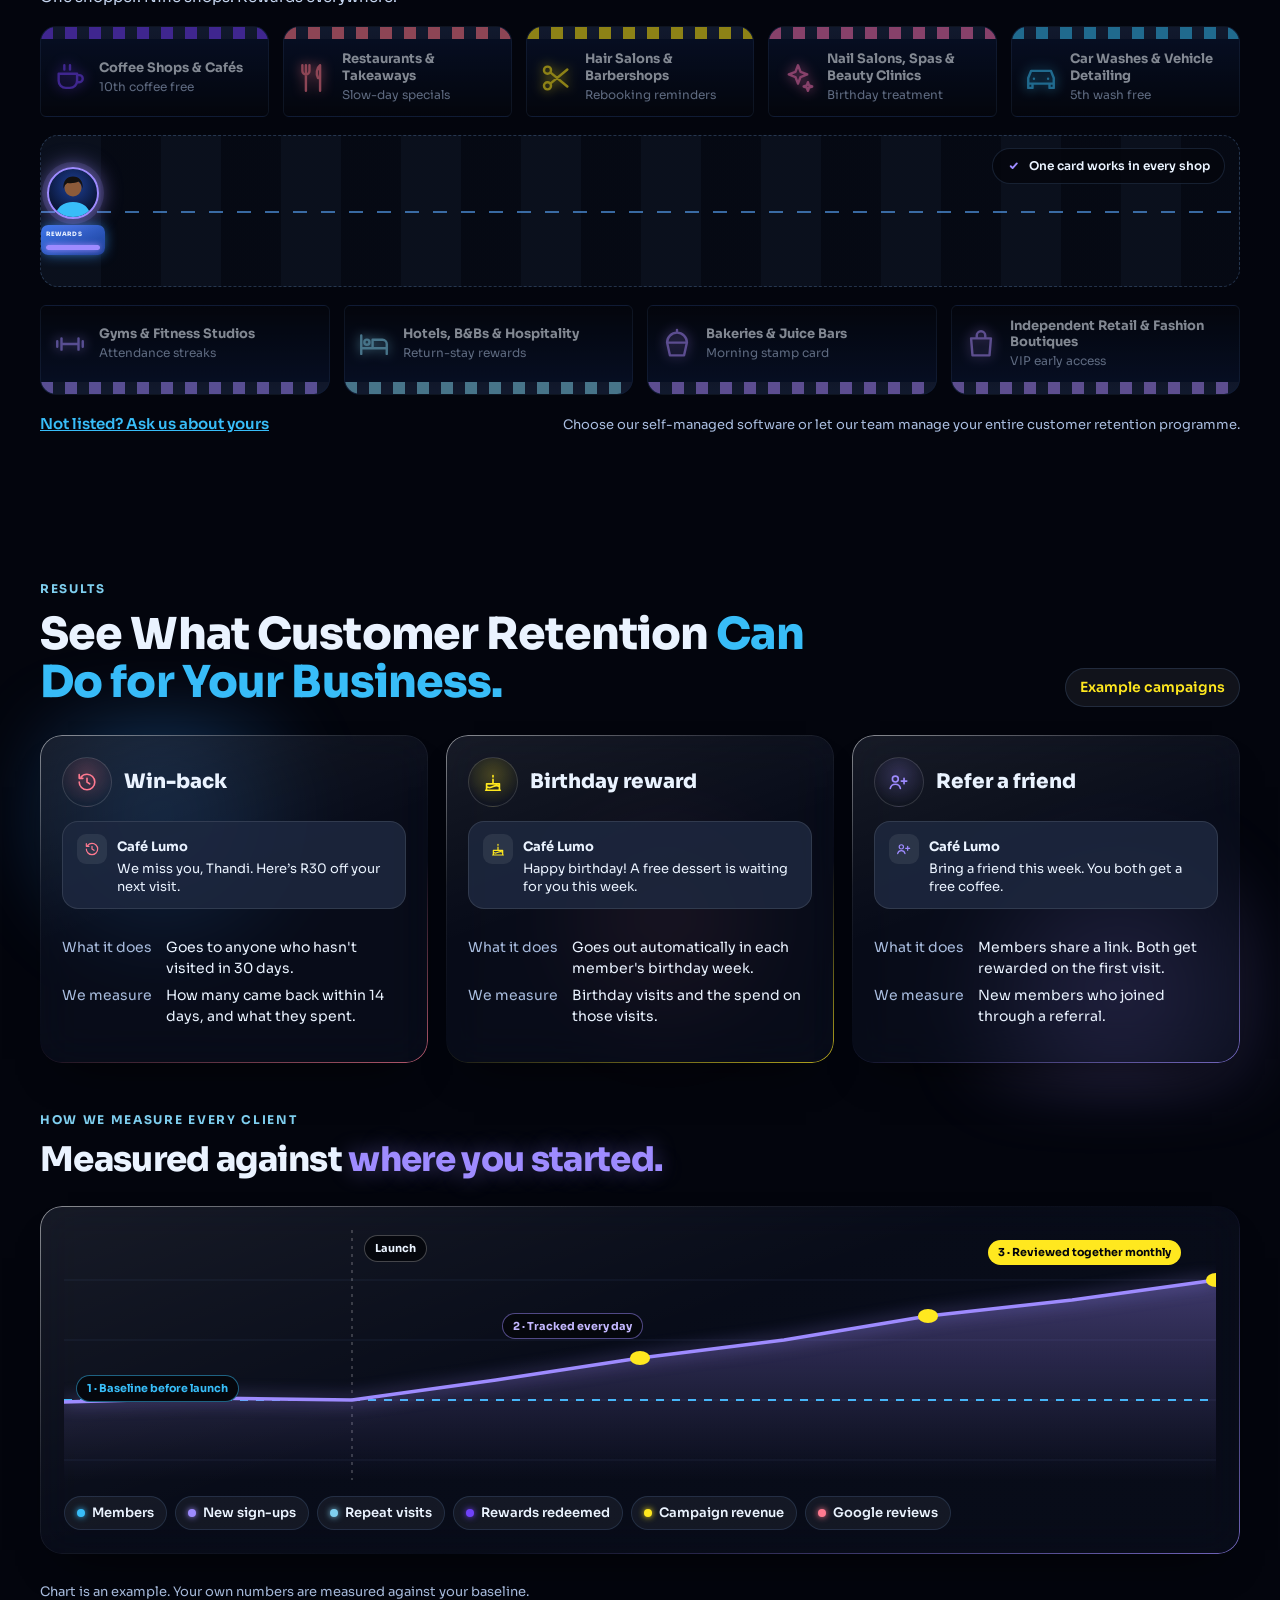
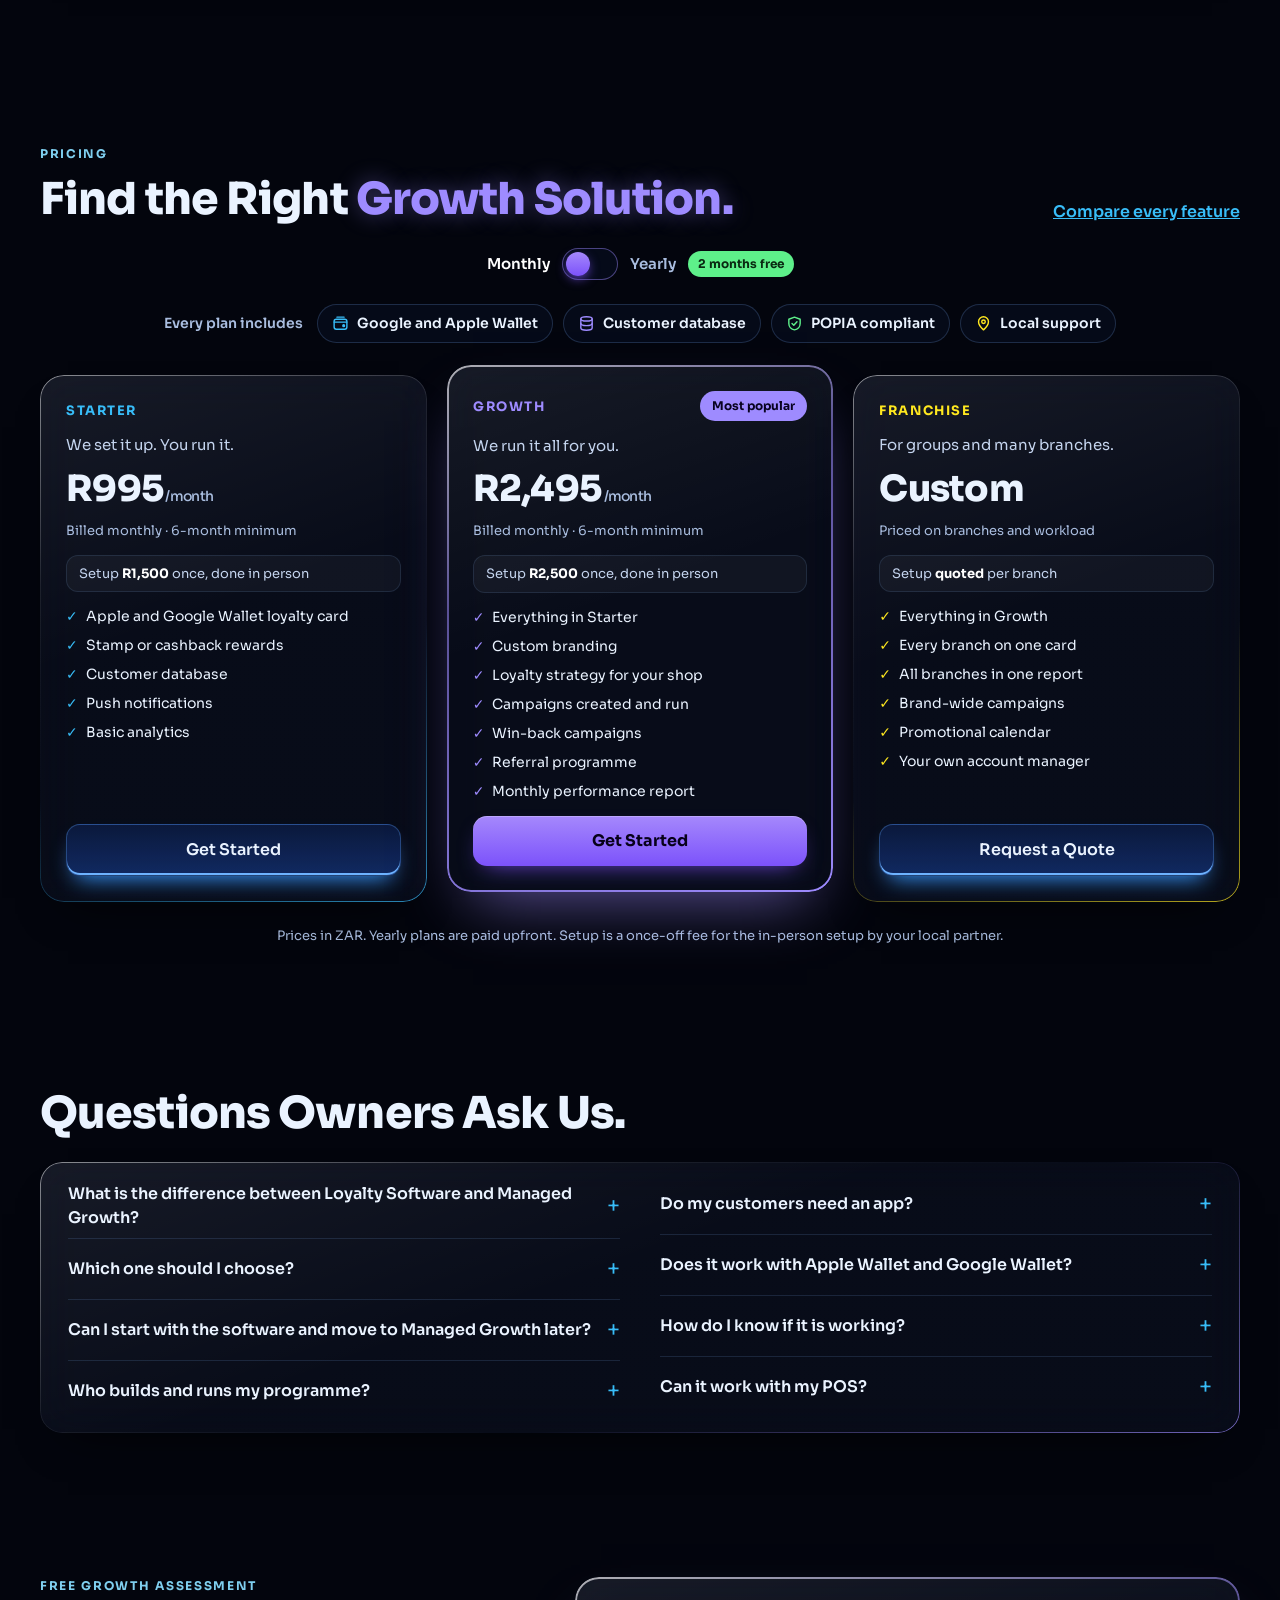
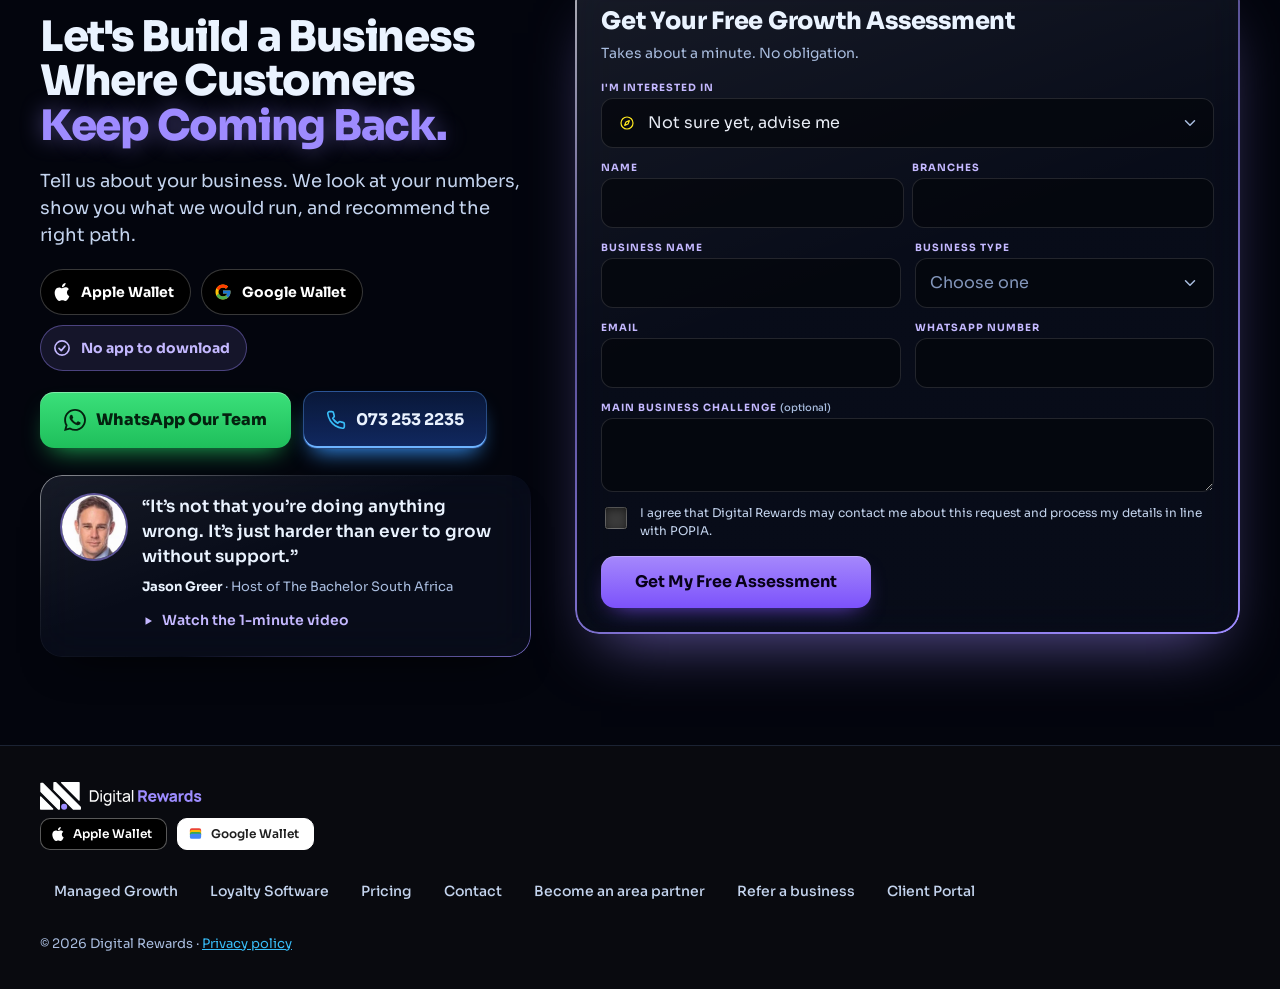
<file: industries.html>
<!doctype html>
<html lang="en-ZA">
<head>
<meta charset="utf-8">
<meta name="viewport" content="width=device-width, initial-scale=1">
<title>Industries | Digital Rewards</title>
<meta name="robots" content="noindex">
<link rel="canonical" href="https://digitalrewards.co.za/#industries">
<meta http-equiv="refresh" content="0; url=./#industries">
<script>location.replace("./" + location.search + (location.hash || "#industries"));</script>
<style>body{margin:0;background:#03050D;color:#EAF3FF;font-family:system-ui,sans-serif;display:flex;min-height:100vh;align-items:center;justify-content:center}a{color:#9E8BFF}</style>
</head>
<body>
<p>This page has moved to <a href="./#industries">Industries</a>.</p>
</body>
</html>
</file>
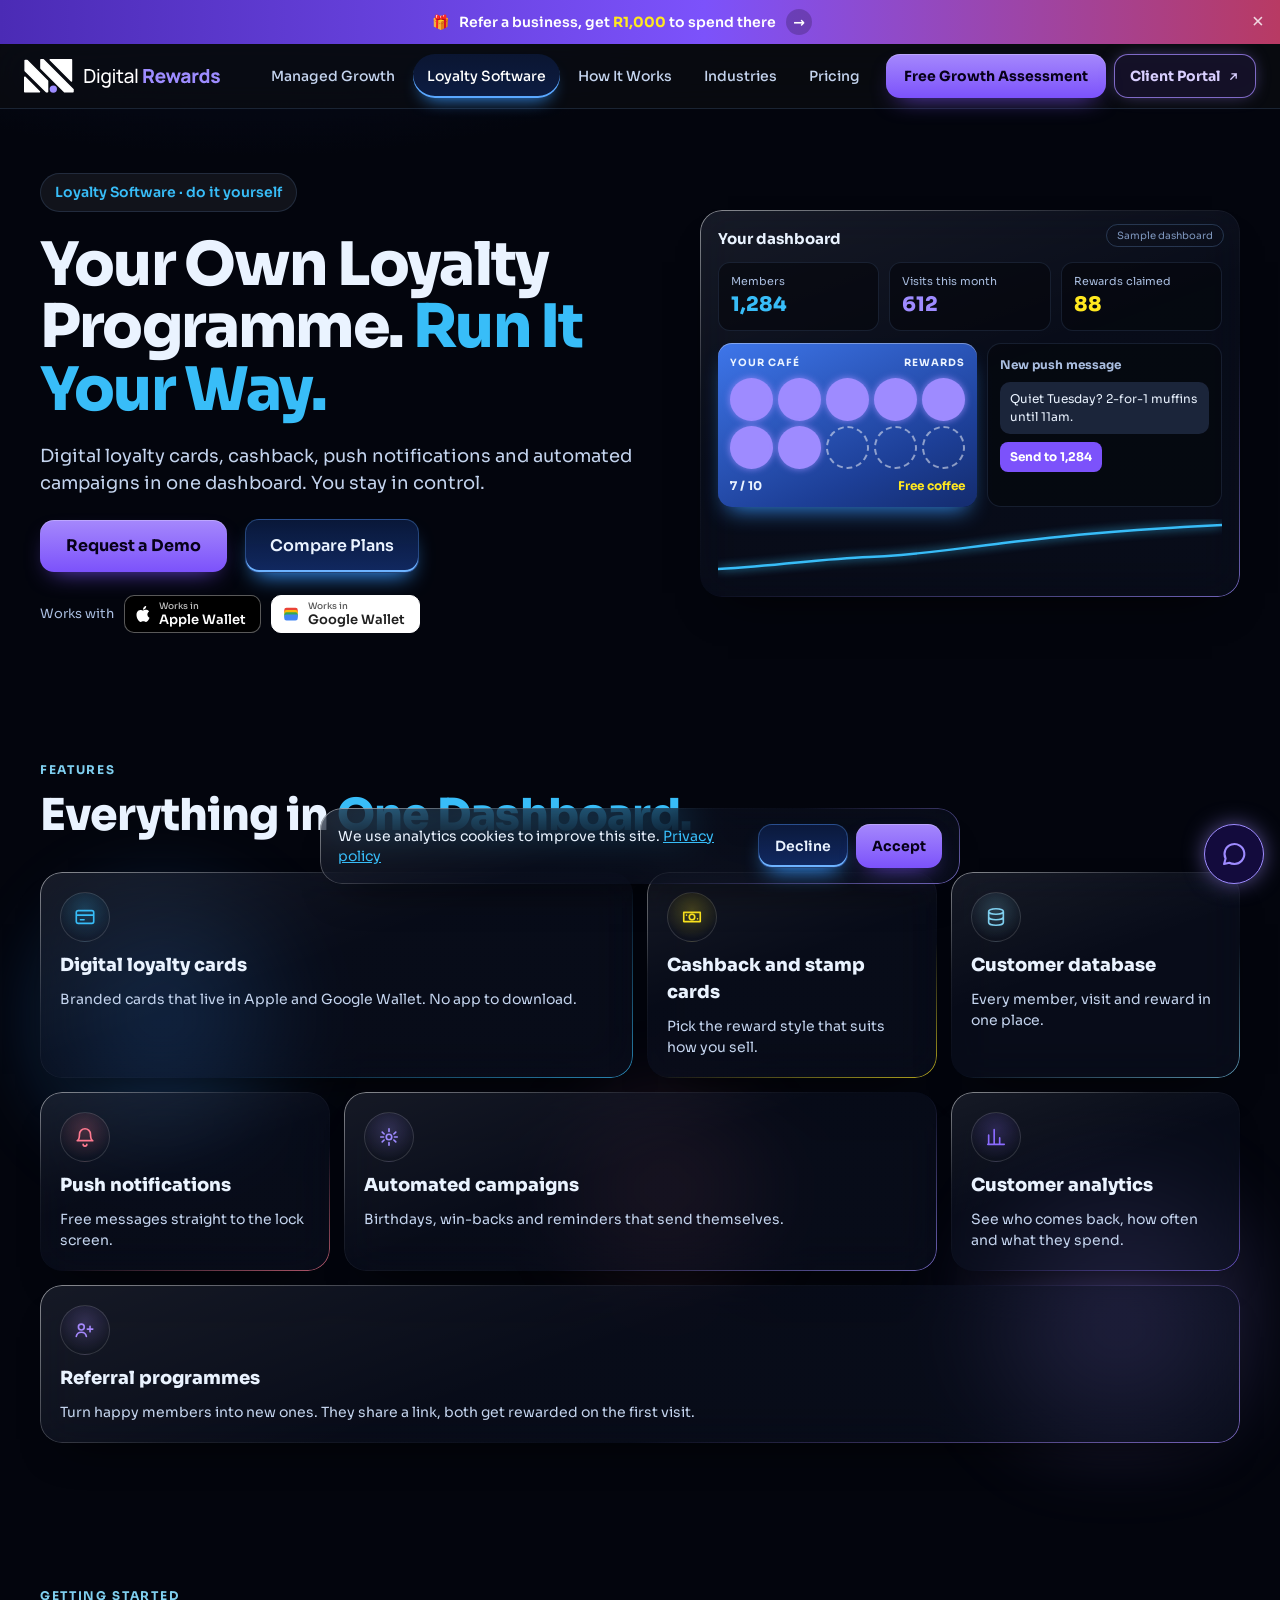
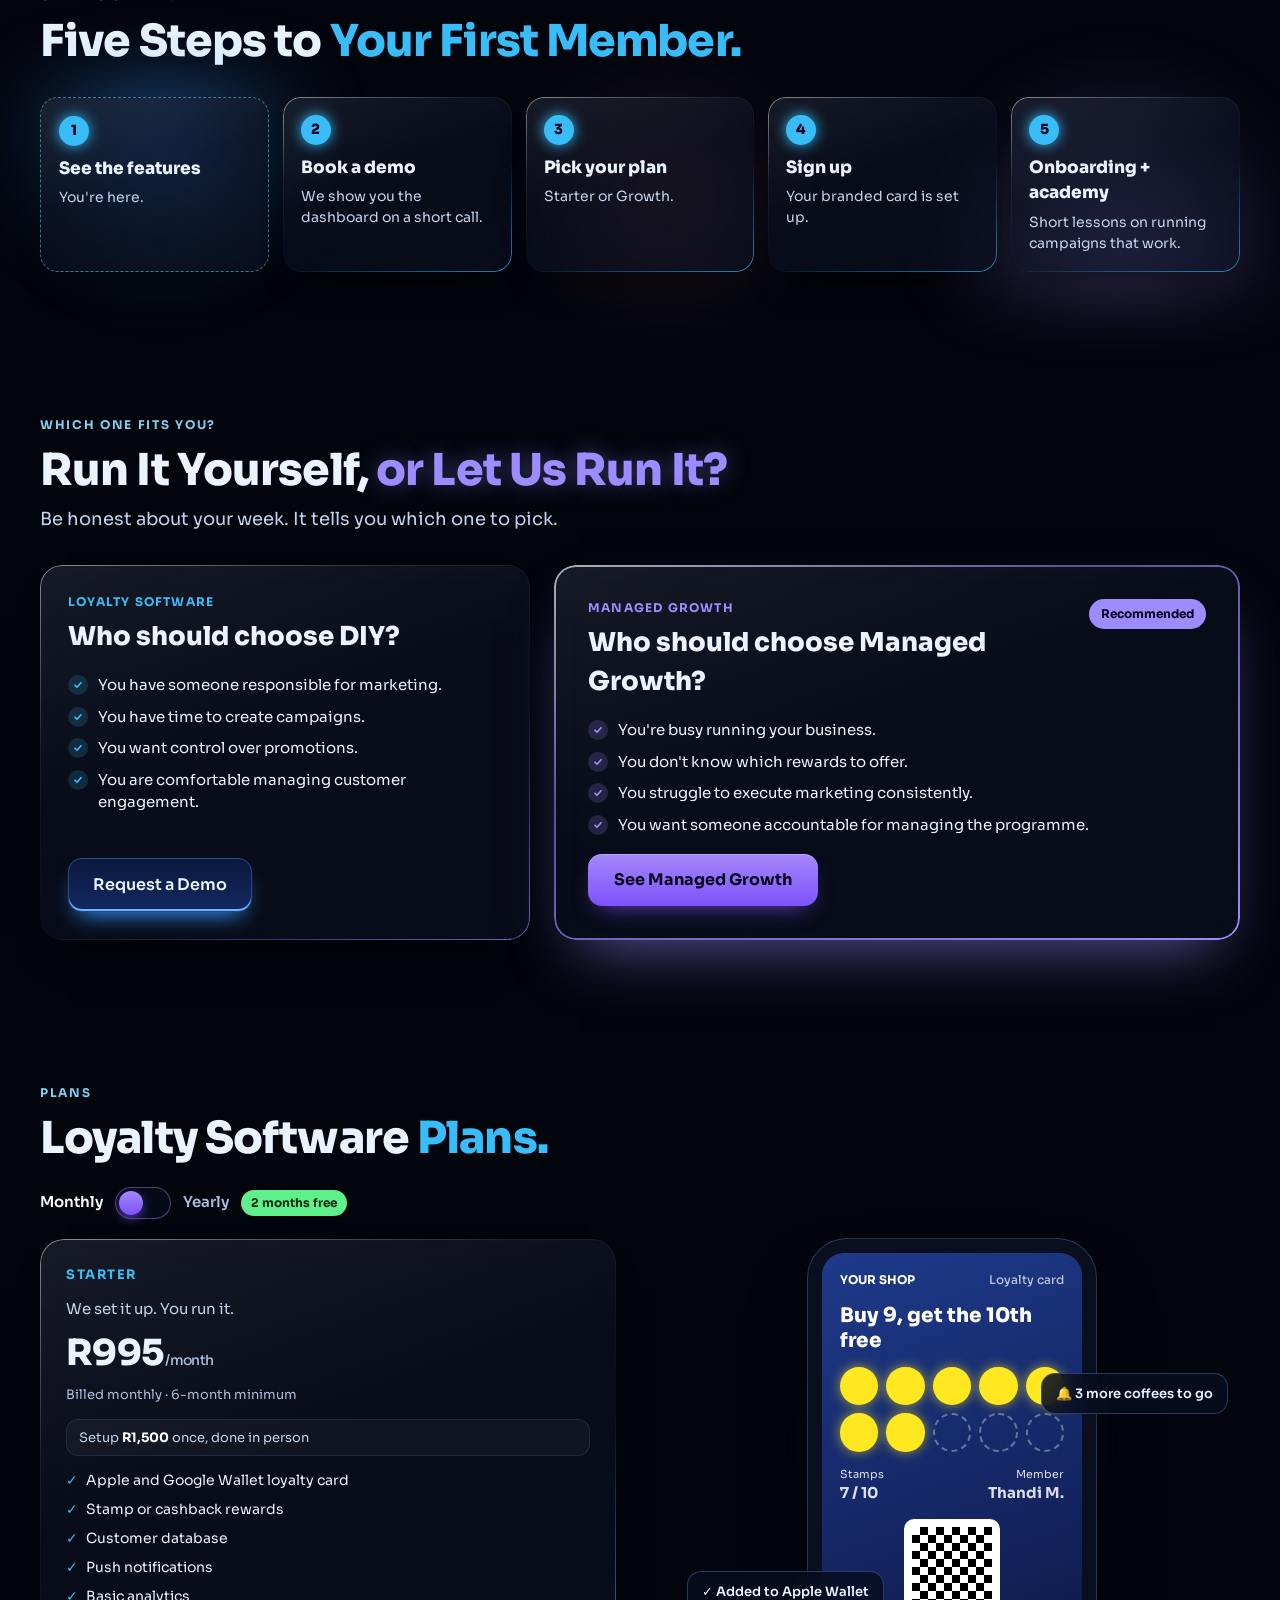
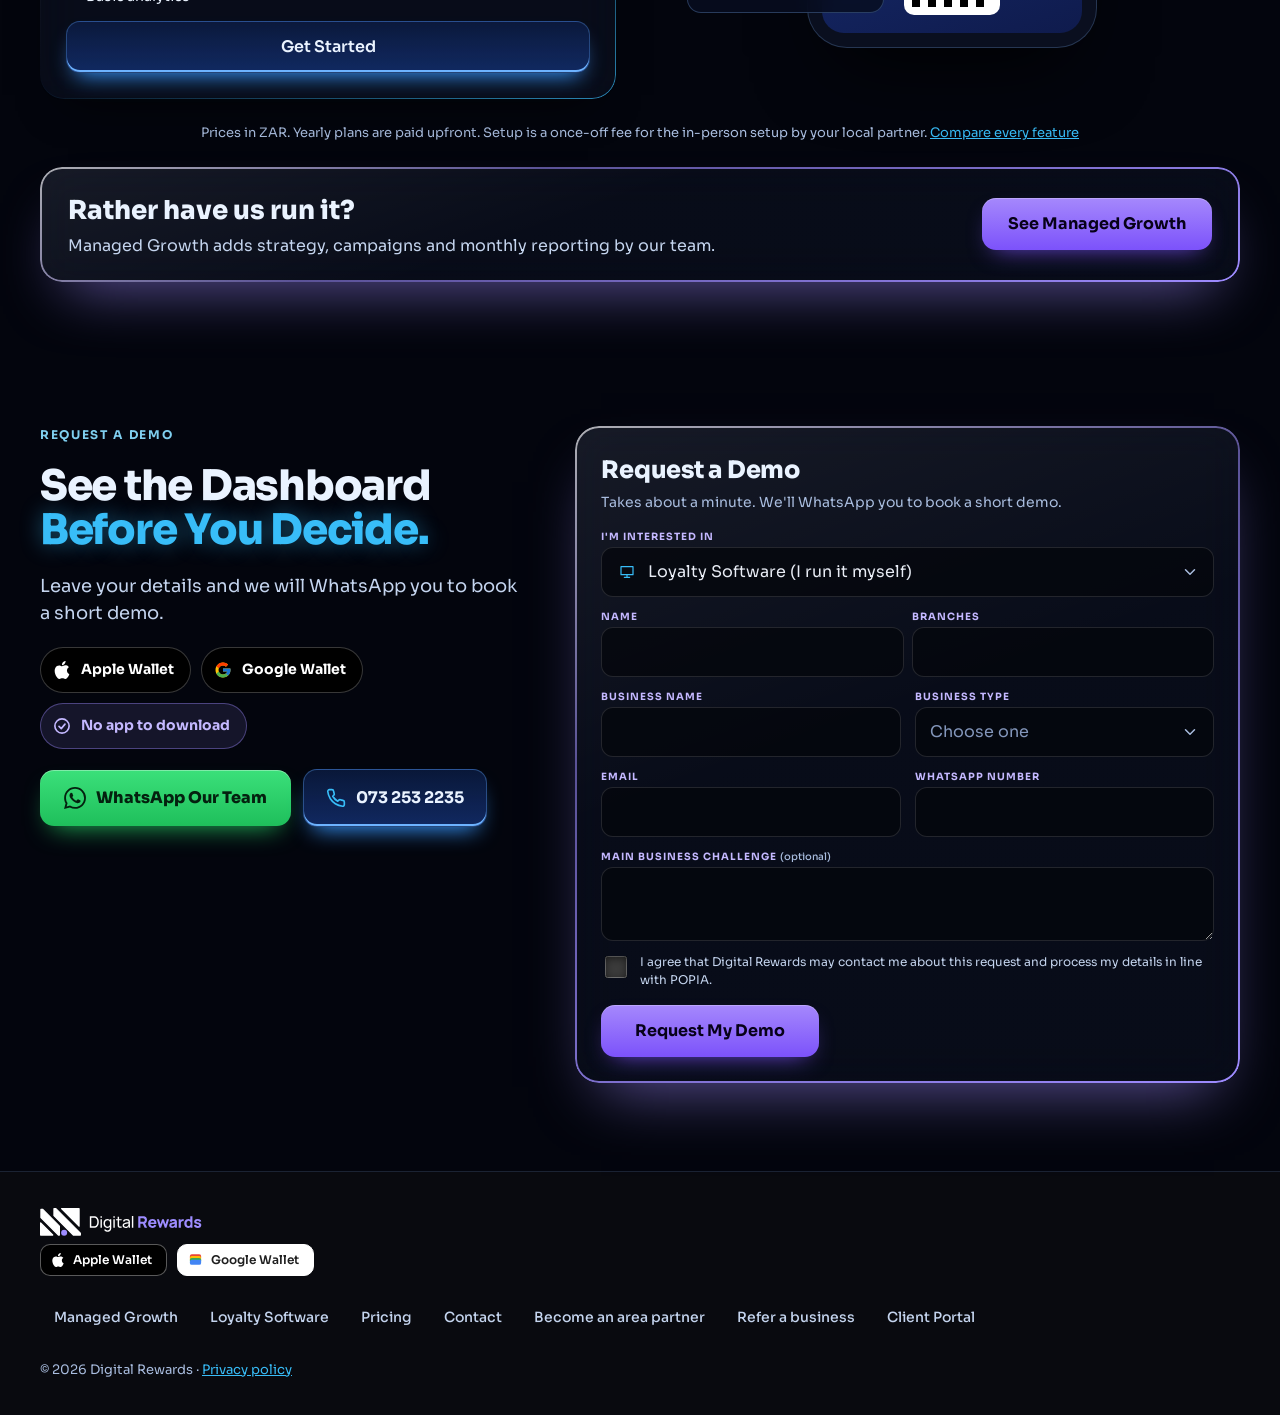
<file: loyalty-software.html>
<!doctype html>
<html lang="en-ZA">
<head>
<meta charset="utf-8">
<meta name="viewport" content="width=device-width, initial-scale=1">
<title>Loyalty Software | Digital Rewards</title>
<meta name="description" content="DIY loyalty software for South African businesses: digital loyalty cards, cashback and stamp cards, push notifications, automated campaigns and analytics.">
<link rel="canonical" href="https://digitalrewards.co.za/loyalty-software">
<meta property="og:type" content="website">
<meta property="og:title" content="Loyalty Software | Digital Rewards">
<meta property="og:description" content="DIY loyalty software for South African businesses: digital loyalty cards, cashback and stamp cards, push notifications, automated campaigns and analytics.">
<meta property="og:url" content="https://digitalrewards.co.za/loyalty-software">
<meta name="theme-color" content="#03050D">
<link rel="icon" href="favicon.svg?v=2" type="image/svg+xml">
<link rel="icon" href="brand/png/favicon-32.png?v=2" sizes="32x32" type="image/png">
<link rel="apple-touch-icon" href="brand/png/dr-app-icon-180.png">
<meta property="og:image" content="https://digitalrewards.co.za/brand/png/dr-share-1200x630.png">
<meta property="og:image:width" content="1200">
<meta property="og:image:height" content="630">
<link rel="preconnect" href="https://fonts.googleapis.com">
<link rel="preconnect" href="https://fonts.gstatic.com" crossorigin>
<link rel="stylesheet" href="https://fonts.googleapis.com/css2?family=Sora:wght@400;500;600;700;800&display=swap">
<link rel="stylesheet" href="styles.css?v=202611281200">
<link rel="stylesheet" href="v2.css?v=202611281200">
</head>
<body>
<a class="skip" href="#main">Skip to content</a>
<div style="background: radial-gradient(ellipse 1200px 700px at 20% -6%, rgba(29,53,140,0.42), transparent 62%), #03050D; color: #EAF3FF; font-family: Sora, system-ui, sans-serif; font-size: 16px; line-height: 1.5; color-scheme: dark">

<header style="position: sticky; top: 0; z-index: 20; background: rgba(11,13,17,0.74); backdrop-filter: blur(22px) saturate(150%); border-bottom: 1px solid rgba(120,170,235,0.16)">
<div style="max-width: 1200px; margin: 0 auto; padding: 10px 24px; display: flex; flex-wrap: wrap; align-items: center; justify-content: space-between; gap: 8px 20px">
<a href="./" style="display: flex; align-items: center; gap: 10px; color: #FFFFFF; text-decoration: none; font-weight: 800; font-size: 18px; min-height: 44px">
<img src="brand/dr-logo-horizontal.svg" alt="Digital Rewards" width="198" height="34" style="display:block"></a>
<a class="portal portal-m" href="https://app.digitalrewards.co.za/" target="_blank" rel="noopener" aria-label="Client Portal (opens in a new tab)"><svg aria-hidden="true" class="portal-ic" width="18" height="18" viewBox="0 0 24 24" fill="none" stroke="currentColor" stroke-width="2" stroke-linecap="round" stroke-linejoin="round"><circle cx="12" cy="8" r="4"/><path d="M4 21a8 8 0 0116 0"/></svg></a>
<nav aria-label="Main" style="display: flex; flex-wrap: wrap; align-items: center; gap: 2px 4px">
<a class="pill" href="managed-growth">Managed Growth</a>
<a class="pill" href="loyalty-software">Loyalty Software</a>
<a class="pill" href="./#how">How It Works</a>
<a class="pill" href="./#industries">Industries</a>
<a class="pill" href="pricing">Pricing</a>
<a class="cta" href="contact" style="min-height: 44px; padding: 0 18px; font-size: 14px; margin-left: 8px">Free Growth Assessment</a>
<a class="portal portal-d" href="https://app.digitalrewards.co.za/" target="_blank" rel="noopener" aria-label="Client Portal (opens in a new tab)" title="Client Portal"><svg aria-hidden="true" class="portal-ic" width="18" height="18" viewBox="0 0 24 24" fill="none" stroke="currentColor" stroke-width="2" stroke-linecap="round" stroke-linejoin="round"><circle cx="12" cy="8" r="4"/><path d="M4 21a8 8 0 0116 0"/></svg><span>Client Portal</span><svg aria-hidden="true" class="portal-ar" width="13" height="13" viewBox="0 0 24 24" fill="none" stroke="currentColor" stroke-width="2.4" stroke-linecap="round" stroke-linejoin="round"><path d="M7 17L17 7M9 7h8v8"/></svg></a>
</nav>
</div>
</header>

<main id="main">
<section class="v2-hero">
<div class="v2-in">
<div class="l">
<span class="chip" style="align-self: flex-start; color: #38BDF8">Loyalty Software · do it yourself</span>
<h1 class="v2-h1">Your Own Loyalty Programme. <span class="v2-b">Run It Your Way.</span></h1>
<p class="v2-sub">Digital loyalty cards, cashback, push notifications and automated campaigns in one dashboard. You stay in control.</p>
<div class="v2-row"><a class="cta" href="#demo">Request a Demo</a><a class="edge" href="#plans">Compare Plans</a></div>
<div class="wa-chips" role="group" aria-label="Works with Apple Wallet and Google Wallet">Works with
<span class="wa-chip ap"><svg aria-hidden="true" width="16" height="16" viewBox="0 0 24 24" fill="#fff"><path d="M12.152 6.896c-.948 0-2.415-1.078-3.96-1.04-2.04.027-3.91 1.183-4.961 3.014-2.117 3.675-.546 9.103 1.519 12.09 1.013 1.454 2.208 3.09 3.792 3.039 1.52-.065 2.09-.987 3.935-.987 1.831 0 2.35.987 3.96.948 1.637-.026 2.676-1.48 3.676-2.948 1.156-1.688 1.636-3.325 1.662-3.415-.039-.013-3.182-1.221-3.22-4.857-.026-3.04 2.48-4.494 2.597-4.559-1.429-2.09-3.623-2.324-4.39-2.376-2-.156-3.675 1.09-4.61 1.09zM15.53 3.83c.843-1.012 1.4-2.427 1.245-3.83-1.207.052-2.662.805-3.532 1.818-.78.896-1.454 2.338-1.273 3.714 1.338.104 2.715-.688 3.559-1.701"/></svg><span><small>Works in</small>Apple Wallet</span></span><span class="wa-chip gg"><svg aria-hidden="true" width="18" height="18" viewBox="0 0 24 24"><rect x="3" y="3.5" width="18" height="8" rx="3" fill="#EA4335"/><rect x="3" y="6.5" width="18" height="8" rx="3" fill="#FBBC04"/><rect x="3" y="9.5" width="18" height="8" rx="3" fill="#34A853"/><path d="M3 15.5a3 3 0 013-3h15v5a3 3 0 01-3 3H6a3 3 0 01-3-3z" fill="#4285F4"/></svg><span><small>Works in</small>Google Wallet</span></span></div>
</div>
<div class="r"><div class="glass v2-dash" role="img" aria-label="Sample loyalty dashboard: member, visit and message totals, a stamp card preview and a push message being written" style="position: relative">
<span class="v2-tag">Sample dashboard</span>
<strong style="font-size: 15px">Your dashboard</strong>
<div class="v2-dash-k"><div><small>Members</small><b style="color: #38BDF8">1,284</b></div><div><small>Visits this month</small><b style="color: #9E8BFF">612</b></div><div><small>Rewards claimed</small><b style="color: #FFE81F">88</b></div></div>
<div class="v2-dash-row">
<div class="v2-card"><div class="t"><span>Your Café</span><span>Rewards</span></div><div class="s"><i class="f"></i><i class="f"></i><i class="f"></i><i class="f"></i><i class="f"></i><i class="f"></i><i class="f"></i><i></i><i></i><i></i></div><div style="display: flex; justify-content: space-between; font-size: 12px; font-weight: 700"><span>7 / 10</span><span style="color: #FFE81F">Free coffee</span></div></div>
<div class="v2-push"><strong style="font-size: 12px; color: #A9BDDF">New push message</strong><div class="msg">Quiet Tuesday? 2-for-1 muffins until 11am.</div><span class="btn">Send to 1,284</span></div>
</div>
<svg aria-hidden="true" width="100%" height="60" viewBox="0 0 300 60" preserveAspectRatio="none" fill="none"><path d="M0 50 C40 46 60 40 90 38 S140 30 170 24 S230 12 300 6" stroke="#38BDF8" stroke-width="2.5" vector-effect="non-scaling-stroke" style="filter: drop-shadow(0 0 4px #38BDF8)"/></svg>
</div></div>
</div>
</section>

<section class="v2-sec">
<div class="v2-in">
<div class="v2-head"><span class="v2-kick">Features</span><h2 class="v2-h2">Everything in <span class="v2-b">One Dashboard.</span></h2></div>
<div class="v2-bento"><div class="glass w2" style="--c: #38BDF8"><div class="orb" style="color: #38BDF8"><svg class="neon" aria-hidden="true" width="22" height="22" viewBox="0 0 24 24" fill="none" stroke="currentColor" stroke-width="1.8" stroke-linecap="round" stroke-linejoin="round"><path d="M4.5 5h15a2 2 0 012 2v10a2 2 0 01-2 2h-15a2 2 0 01-2-2V7a2 2 0 012-2zM2.5 10h19M7 15h4"/></svg></div><h3>Digital loyalty cards</h3><p>Branded cards that live in Apple and Google Wallet. No app to download.</p></div>
<div class="glass" style="--c: #FFE81F"><div class="orb" style="color: #FFE81F"><svg class="neon" aria-hidden="true" width="22" height="22" viewBox="0 0 24 24" fill="none" stroke="currentColor" stroke-width="1.8" stroke-linecap="round" stroke-linejoin="round"><path d="M3 7h18v10H3zM12 15a3 3 0 100-6 3 3 0 000 6zM6 10v.01M18 14v.01"/></svg></div><h3>Cashback and stamp cards</h3><p>Pick the reward style that suits how you sell.</p></div>
<div class="glass" style="--c: #7FCFEF"><div class="orb" style="color: #7FCFEF"><svg class="neon" aria-hidden="true" width="22" height="22" viewBox="0 0 24 24" fill="none" stroke="currentColor" stroke-width="1.8" stroke-linecap="round" stroke-linejoin="round"><path d="M12 3c4.4 0 8 1.3 8 3s-3.6 3-8 3-8-1.3-8-3 3.6-3 8-3zM4 6v6c0 1.7 3.6 3 8 3s8-1.3 8-3V6M4 12v6c0 1.7 3.6 3 8 3s8-1.3 8-3v-6"/></svg></div><h3>Customer database</h3><p>Every member, visit and reward in one place.</p></div>
<div class="glass" style="--c: #FF7A90"><div class="orb" style="color: #FF7A90"><svg class="neon" aria-hidden="true" width="22" height="22" viewBox="0 0 24 24" fill="none" stroke="currentColor" stroke-width="1.8" stroke-linecap="round" stroke-linejoin="round"><path d="M6 9a6 6 0 0112 0c0 6 2.5 7 2.5 7h-17S6 15 6 9zM10 20a2 2 0 004 0"/></svg></div><h3>Push notifications</h3><p>Free messages straight to the lock screen.</p></div>
<div class="glass w2" style="--c: #9E8BFF"><div class="orb" style="color: #9E8BFF"><svg class="neon" aria-hidden="true" width="22" height="22" viewBox="0 0 24 24" fill="none" stroke="currentColor" stroke-width="1.8" stroke-linecap="round" stroke-linejoin="round"><path d="M12 3v3M12 18v3M4.6 6.6l2.1 2.1M17.3 15.3l2.1 2.1M3 12h3M18 12h3M4.6 17.4l2.1-2.1M17.3 8.7l2.1-2.1M12 15a3 3 0 100-6 3 3 0 000 6z"/></svg></div><h3>Automated campaigns</h3><p>Birthdays, win-backs and reminders that send themselves.</p></div>
<div class="glass" style="--c: #8B6BFF"><div class="orb" style="color: #8B6BFF"><svg class="neon" aria-hidden="true" width="22" height="22" viewBox="0 0 24 24" fill="none" stroke="currentColor" stroke-width="1.8" stroke-linecap="round" stroke-linejoin="round"><path d="M4 20V10M10 20V4M16 20v-7M21 20H3"/></svg></div><h3>Customer analytics</h3><p>See who comes back, how often and what they spend.</p></div>
<div class="glass w4" style="--c: #A588FC"><div class="orb" style="color: #A588FC"><svg class="neon" aria-hidden="true" width="22" height="22" viewBox="0 0 24 24" fill="none" stroke="currentColor" stroke-width="1.8" stroke-linecap="round" stroke-linejoin="round"><path d="M8 12a3.2 3.2 0 100-6.4A3.2 3.2 0 008 12zM2.5 19c.6-3 2.8-4.5 5.5-4.5s4.9 1.5 5.5 4.5M17.5 8v6M14.5 11h6"/></svg></div><h3>Referral programmes</h3><p>Turn happy members into new ones. They share a link, both get rewarded on the first visit.</p></div></div>
</div>
</section>

<section class="v2-sec">
<div class="v2-in">
<div class="v2-head"><span class="v2-kick">Getting started</span><h2 class="v2-h2">Five Steps to <span class="v2-b">Your First Member.</span></h2></div>
<ol class="v2-fun" style="--fc: #38BDF8"><li class="glass you"><h3>See the features</h3><p>You're here.</p></li><li class="glass"><h3>Book a demo</h3><p>We show you the dashboard on a short call.</p></li><li class="glass"><h3>Pick your plan</h3><p>Starter or Growth.</p></li><li class="glass"><h3>Sign up</h3><p>Your branded card is set up.</p></li><li class="glass"><h3>Onboarding + academy</h3><p>Short lessons on running campaigns that work.</p></li></ol>
</div>
</section>

<section id="which" class="v2-sec">
<div class="v2-in">
<div class="v2-head"><span class="v2-kick">Which one fits you?</span><h2 class="v2-h2">Run It Yourself, <span class="v2-v">or Let Us Run It?</span></h2><p class="v2-sub">Be honest about your week. It tells you which one to pick.</p></div>
<div class="v2-paths">
<div class="glass v2-path" style="border-radius: 22px">
<div style="display: flex; flex-direction: column; gap: 6px"><span class="v2-lab" style="color: #38BDF8">Loyalty Software</span><h3>Who should choose DIY?</h3></div>
<ul class="v2-ticks b" style="grid-template-columns: 1fr">
<li>You have someone responsible for marketing.</li>
<li>You have time to create campaigns.</li>
<li>You want control over promotions.</li>
<li>You are comfortable managing customer engagement.</li>
</ul>
<div class="v2-row" style="margin-top: auto"><a class="edge" href="#demo">Request a Demo</a></div>
</div>
<div class="glass v2-path mg">
<div style="display: flex; justify-content: space-between; align-items: flex-start; gap: 12px"><div style="flex: 1 1 auto; min-width: 0; display: flex; flex-direction: column; gap: 6px"><span class="v2-lab" style="color: #9E8BFF">Managed Growth</span><h3>Who should choose Managed Growth?</h3></div><span class="v2-badge">Recommended</span></div>
<ul class="v2-ticks" style="grid-template-columns: 1fr">
<li>You're busy running your business.</li>
<li>You don't know which rewards to offer.</li>
<li>You struggle to execute marketing consistently.</li>
<li>You want someone accountable for managing the programme.</li>
</ul>
<div class="v2-row" style="margin-top: auto"><a class="cta" href="managed-growth">See Managed Growth</a></div>
</div>
</div>
</div>
</section>

<section id="plans" class="v2-sec">
<div class="v2-in" style="gap: 24px">
<div class="v2-head"><span class="v2-kick">Plans</span><h2 class="v2-h2">Loyalty Software <span class="v2-b">Plans.</span></h2></div>
<div class="pr" data-pr style="display: flex; flex-direction: column; gap: 24px">
<div class="lp">
<div class="lp-l">
<div class="pr-tg"><span class="pr-lm on">Monthly</span><button type="button" class="pr-sw" role="switch" aria-checked="false" aria-label="Pay yearly"></button><span class="pr-ly">Yearly</span><span class="pr-save">2 months free</span></div>
<div class="glass pr-card" style="--pc: #38BDF8; --c: #38BDF8">
<h4>Starter</h4>
<p class="pr-tag">We set it up. You run it.</p>
<div class="v2-price"><span class="pr-m">R995</span><span class="pr-y"><span class="pr-was">R995</span>R829</span><small> /month</small></div>
<div class="pr-bill"><span class="pr-m">Billed monthly · 6-month minimum</span><span class="pr-y">R9,950 paid yearly upfront · <b>save R1,990</b></span></div>
<div class="pr-setup">Setup <b>R1,500</b> once, done in person</div>
<ul><li>Apple and Google Wallet loyalty card</li><li>Stamp or cashback rewards</li><li>Customer database</li><li>Push notifications</li><li>Basic analytics</li></ul>
<a class="edge" href="#demo">Get Started</a>
</div>
</div>
<div class="lp-vis" aria-hidden="true">
<div class="lp-glow"></div>
<div class="lp-phone"><div class="lp-pass">
<div class="lp-top">YOUR SHOP <span>Loyalty card</span></div>
<p class="lp-h">Buy 9, get the 10th free</p>
<div class="lp-stamps"><i class="on"></i><i class="on"></i><i class="on"></i><i class="on"></i><i class="on"></i><i class="on"></i><i class="on"></i><i></i><i></i><i></i></div>
<div class="lp-row"><div>Stamps<b>7 / 10</b></div><div style="text-align: right">Member<b>Thandi M.</b></div></div>
<div class="lp-qr"><div></div></div>
</div></div>
<div class="lp-chip a">🔔 3 more coffees to go</div>
<div class="lp-chip b">✓ Added to Apple Wallet</div>
</div>
</div>
<p class="v2-fine" style="text-align: center">Prices in ZAR. Yearly plans are paid upfront. Setup is a once-off fee for the in-person setup by your local partner. <a href="pricing">Compare every feature</a></p>
</div>
<div class="glass v2-band">
<div><h3>Rather have us run it?</h3><p>Managed Growth adds strategy, campaigns and monthly reporting by our team.</p></div>
<a class="cta" href="managed-growth">See Managed Growth</a>
</div>
</div>
</section>

<section id="demo" style="padding: 72px 24px 88px">
<div class="as-a" style="max-width: 1200px; margin: 0 auto">
<div class="as-l">
<span class="v2-kick">Request a demo</span>
<h2 style="margin: 0; font-size: clamp(28px, 3.4vw, 42px); line-height: 1.06; letter-spacing: -0.03em; font-weight: 800">See the Dashboard <span style="color: #38BDF8; text-shadow: 0 0 22px rgba(56,189,248,0.45)">Before You Decide.</span></h2>
<p style="margin: 0; color: #C4D4EE; font-size: 18px; max-width: 480px">Leave your details and we will WhatsApp you to book a short demo.</p>
<ul class="wchips" aria-label="Where the card works">
<li class="wchip"><svg aria-hidden="true" width="18" height="18" viewBox="0 0 24 24" fill="#FFFFFF"><path d="M12.152 6.896c-.948 0-2.415-1.078-3.96-1.04-2.04.027-3.91 1.183-4.961 3.014-2.117 3.675-.546 9.103 1.519 12.09 1.013 1.454 2.208 3.09 3.792 3.039 1.52-.065 2.09-.987 3.935-.987 1.831 0 2.35.987 3.96.948 1.637-.026 2.676-1.48 3.676-2.948 1.156-1.688 1.636-3.325 1.662-3.415-.039-.013-3.182-1.221-3.22-4.857-.026-3.04 2.48-4.494 2.597-4.559-1.429-2.09-3.623-2.324-4.39-2.376-2-.156-3.675 1.09-4.61 1.09zM15.53 3.83c.843-1.012 1.4-2.427 1.245-3.83-1.207.052-2.662.805-3.532 1.818-.78.896-1.454 2.338-1.273 3.714 1.338.104 2.715-.688 3.559-1.701"/></svg>Apple Wallet</li>
<li class="wchip"><svg aria-hidden="true" width="18" height="18" viewBox="0 0 48 48"><path fill="#FFC107" d="M43.611 20.083H42V20H24v8h11.303c-1.649 4.657-6.08 8-11.303 8-6.627 0-12-5.373-12-12s5.373-12 12-12c3.059 0 5.842 1.154 7.961 3.039l5.657-5.657C34.046 6.053 29.268 4 24 4 12.955 4 4 12.955 4 24s8.955 20 20 20 20-8.955 20-20c0-1.341-.138-2.65-.389-3.917z"/><path fill="#FF3D00" d="M6.306 14.691l6.571 4.819C14.655 15.108 18.961 12 24 12c3.059 0 5.842 1.154 7.961 3.039l5.657-5.657C34.046 6.053 29.268 4 24 4 16.318 4 9.656 8.337 6.306 14.691z"/><path fill="#4CAF50" d="M24 44c5.166 0 9.86-1.977 13.409-5.192l-6.19-5.238A11.91 11.91 0 0124 36c-5.202 0-9.619-3.317-11.283-7.946l-6.522 5.025C9.505 39.556 16.227 44 24 44z"/><path fill="#1976D2" d="M43.611 20.083H42V20H24v8h11.303a12.04 12.04 0 01-4.087 5.571l.003-.002 6.19 5.238C36.971 39.205 44 34 44 24c0-1.341-.138-2.65-.389-3.917z"/></svg>Google Wallet</li>
<li class="wchip wchip-v"><svg aria-hidden="true" width="18" height="18" viewBox="0 0 24 24" fill="none" stroke="currentColor" stroke-width="2.2" stroke-linecap="round" stroke-linejoin="round"><circle cx="12" cy="12" r="9.5"/><path d="M8 12.5l3 3 5-6"/></svg>No app to download</li>
</ul>
<div style="display: flex; flex-wrap: wrap; align-items: center; gap: 12px">
<a class="wa-btn" href="contact" data-wa><svg aria-hidden="true" width="22" height="22" viewBox="0 0 24 24" fill="currentColor"><path d="M17.472 14.382c-.297-.149-1.758-.867-2.03-.967-.273-.099-.471-.148-.67.15-.197.297-.767.966-.94 1.164-.173.199-.347.223-.644.075-.297-.15-1.255-.463-2.39-1.475-.883-.788-1.48-1.761-1.653-2.059-.173-.297-.018-.458.13-.606.134-.133.298-.347.446-.52.149-.174.198-.298.298-.497.099-.198.05-.371-.025-.52-.075-.149-.669-1.612-.916-2.207-.242-.579-.487-.5-.669-.51-.173-.008-.371-.01-.57-.01-.198 0-.52.074-.792.372-.272.297-1.04 1.016-1.04 2.479 0 1.462 1.065 2.875 1.213 3.074.149.198 2.096 3.2 5.077 4.487.709.306 1.262.489 1.694.625.712.227 1.36.195 1.871.118.571-.085 1.758-.719 2.006-1.413.248-.694.248-1.289.173-1.413-.074-.124-.272-.198-.57-.347m-5.421 7.403h-.004a9.87 9.87 0 01-5.031-1.378l-.361-.214-3.741.982.998-3.648-.235-.374a9.86 9.86 0 01-1.51-5.26c.001-5.45 4.436-9.884 9.888-9.884 2.64 0 5.122 1.03 6.988 2.898a9.825 9.825 0 012.893 6.994c-.003 5.45-4.437 9.884-9.885 9.884m8.413-18.297A11.815 11.815 0 0012.05 0C5.495 0 .16 5.335.157 11.892c0 2.096.547 4.142 1.588 5.945L.057 24l6.305-1.654a11.882 11.882 0 005.683 1.448h.005c6.554 0 11.89-5.335 11.893-11.893a11.821 11.821 0 00-3.48-8.413z"/></svg>WhatsApp Our Team</a>
<a class="ph-btn" href="tel:0732532235" data-tel><svg aria-hidden="true" width="20" height="20" viewBox="0 0 24 24" fill="none" stroke="#38BDF8" stroke-width="2" stroke-linecap="round" stroke-linejoin="round"><path d="M22 16.92v3a2 2 0 01-2.18 2 19.79 19.79 0 01-8.63-3.07 19.5 19.5 0 01-6-6 19.79 19.79 0 01-3.07-8.67A2 2 0 014.11 2h3a2 2 0 012 1.72c.127.96.361 1.903.7 2.81a2 2 0 01-.45 2.11L8.09 9.91a16 16 0 006 6l1.27-1.27a2 2 0 012.11-.45c.907.339 1.85.573 2.81.7A2 2 0 0122 16.92z"/></svg><span data-tel-text>073 253 2235</span></a>
</div>

</div>
<div class="glass af af2" data-lead-box>
<div data-if="sent" hidden>
<div role="status" style="display: flex; flex-direction: column; gap: 12px; padding: 40px 10px; text-align: center; align-items: center">
<div class="orb" style="color: #FFE81F"><svg class="neon" aria-hidden="true" width="30" height="30" viewBox="0 0 24 24" fill="none" stroke="currentColor" stroke-width="2" stroke-linecap="round" stroke-linejoin="round"><path d="M5 12.5l4.5 4.5L19 7.5"/></svg></div>
<h3 style="margin: 0; font-size: 24px">Thanks. Your request is in.</h3>
<p style="margin: 0; color: #C4D4EE">We will WhatsApp you to book your demo.</p>
</div>
</div>
<div data-if="notSent">
<form data-lead-form class="af-form">
<div class="af-hd"><h3>Request a Demo</h3><p>Takes about a minute. We'll WhatsApp you to book a short demo.</p></div>
<div class="pf"><label for="f-int">I'm interested in</label><select id="f-int" name="interest"><option>Managed Growth (you run it for me)</option><option selected>Loyalty Software (I run it myself)</option><option>Not sure yet, advise me</option></select></div>
<div class="pass-two">
<div class="pf"><label for="f-name">Name</label><input id="f-name" name="name" type="text" autocomplete="name" required></div>
<div class="pf"><label for="f-branches">Branches</label><input id="f-branches" name="branches" type="number" min="1" inputmode="numeric" required></div>
</div>
<div class="pf"><label for="f-biz">Business name</label><input id="f-biz" name="business" type="text" autocomplete="organization" required></div>
<div class="pf"><label for="f-type">Business type</label><select id="f-type" name="type" required><option value="">Choose one</option><option>Shopping centre</option><option>Restaurant, café or takeaway</option><option>Salon or barber</option><option>Spa or beauty</option><option>Butchery or speciality retail</option><option>Hotel or hospitality</option><option>Gym or fitness</option><option>Retail store</option><option>Other</option></select></div>
<div class="pf"><label for="f-email">Email</label><input id="f-email" name="email" type="email" autocomplete="email" required></div>
<div class="pf"><label for="f-wa">WhatsApp number</label><input id="f-wa" name="whatsapp" type="tel" autocomplete="tel" pattern="[0-9+ ]{10,15}" title="Enter a phone number, for example 082 123 4567" required></div>
<div class="pf"><label for="f-ch">Main business challenge <span style="text-transform: none; letter-spacing: 0; font-weight: 500; color: #A9BDDF">(optional)</span></label><textarea id="f-ch" name="challenge_note" rows="2"></textarea></div>
<input type="hidden" name="challenge" value="">
<label style="display: flex; gap: 10px; align-items: flex-start; font-size: 12px; color: #C4D4EE"><input type="checkbox" name="consent" required><span>I agree that Digital Rewards may contact me about this request and process my details in line with POPIA.</span></label>
<p data-form-error role="alert" hidden style="margin: 0; color: #FF9CAC; font-size: 14px"></p>
<button class="cta" type="submit">Request My Demo</button>
</form>
</div>
</div>
</div>
</section>
</main>

<footer style="padding: 36px 24px; border-top: 1px solid rgba(120,170,235,0.16); background: rgba(11,13,17,0.74)">
<div style="max-width: 1200px; margin: 0 auto; display: flex; flex-wrap: wrap; justify-content: space-between; align-items: center; gap: 20px; font-size: 13px; color: #A9BDDF">
<div style="display: flex; flex-direction: column; gap: 8px"><img src="brand/dr-logo-horizontal.svg" alt="Digital Rewards" width="163" height="28" style="display:block"><div class="wa-chips sm" role="group" aria-label="Works with Apple Wallet and Google Wallet"><span class="wa-chip ap"><svg aria-hidden="true" width="14" height="14" viewBox="0 0 24 24" fill="#fff"><path d="M12.152 6.896c-.948 0-2.415-1.078-3.96-1.04-2.04.027-3.91 1.183-4.961 3.014-2.117 3.675-.546 9.103 1.519 12.09 1.013 1.454 2.208 3.09 3.792 3.039 1.52-.065 2.09-.987 3.935-.987 1.831 0 2.35.987 3.96.948 1.637-.026 2.676-1.48 3.676-2.948 1.156-1.688 1.636-3.325 1.662-3.415-.039-.013-3.182-1.221-3.22-4.857-.026-3.04 2.48-4.494 2.597-4.559-1.429-2.09-3.623-2.324-4.39-2.376-2-.156-3.675 1.09-4.61 1.09zM15.53 3.83c.843-1.012 1.4-2.427 1.245-3.83-1.207.052-2.662.805-3.532 1.818-.78.896-1.454 2.338-1.273 3.714 1.338.104 2.715-.688 3.559-1.701"/></svg><span>Apple Wallet</span></span><span class="wa-chip gg"><svg aria-hidden="true" width="15" height="15" viewBox="0 0 24 24"><rect x="3" y="3.5" width="18" height="8" rx="3" fill="#EA4335"/><rect x="3" y="6.5" width="18" height="8" rx="3" fill="#FBBC04"/><rect x="3" y="9.5" width="18" height="8" rx="3" fill="#34A853"/><path d="M3 15.5a3 3 0 013-3h15v5a3 3 0 01-3 3H6a3 3 0 01-3-3z" fill="#4285F4"/></svg><span>Google Wallet</span></span></div></div>
<nav aria-label="Footer" style="display: flex; flex-wrap: wrap; gap: 2px 4px">
<a class="pill" href="managed-growth">Managed Growth</a><a class="pill" href="loyalty-software">Loyalty Software</a><a class="pill" href="pricing">Pricing</a><a class="pill" href="contact">Contact</a><a class="pill" href="area-partners">Become an area partner</a><a class="pill" href="refer">Refer a business</a><a class="pill" href="https://app.digitalrewards.co.za/" target="_blank" rel="noopener">Client Portal</a>
</nav>
<div>© 2026 Digital Rewards · <a href="privacy">Privacy policy</a></div>
</div>
</footer>

</div>
<script src="config.js?v=202611281200"></script>
<script src="site.js?v=202611281200"></script>
<script src="v2.js?v=202611281200"></script>
</body>
</html>
</file>
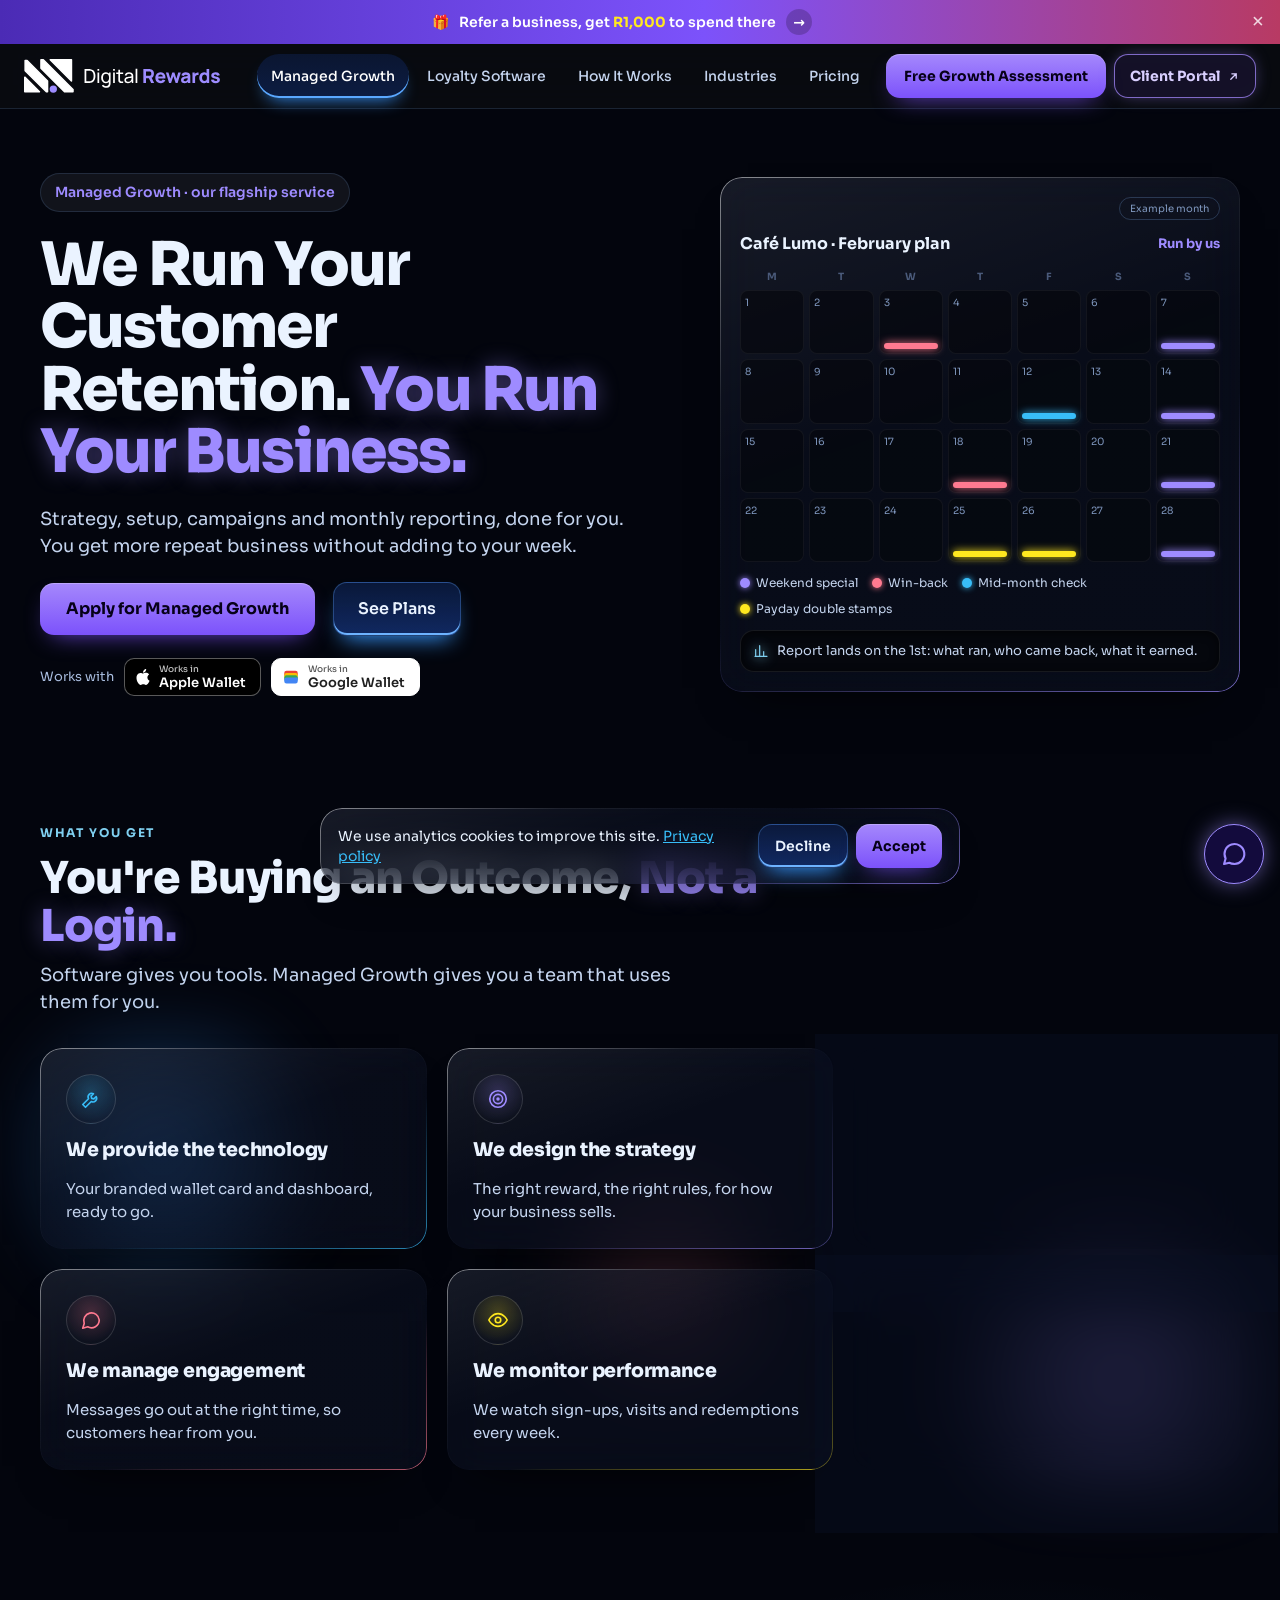
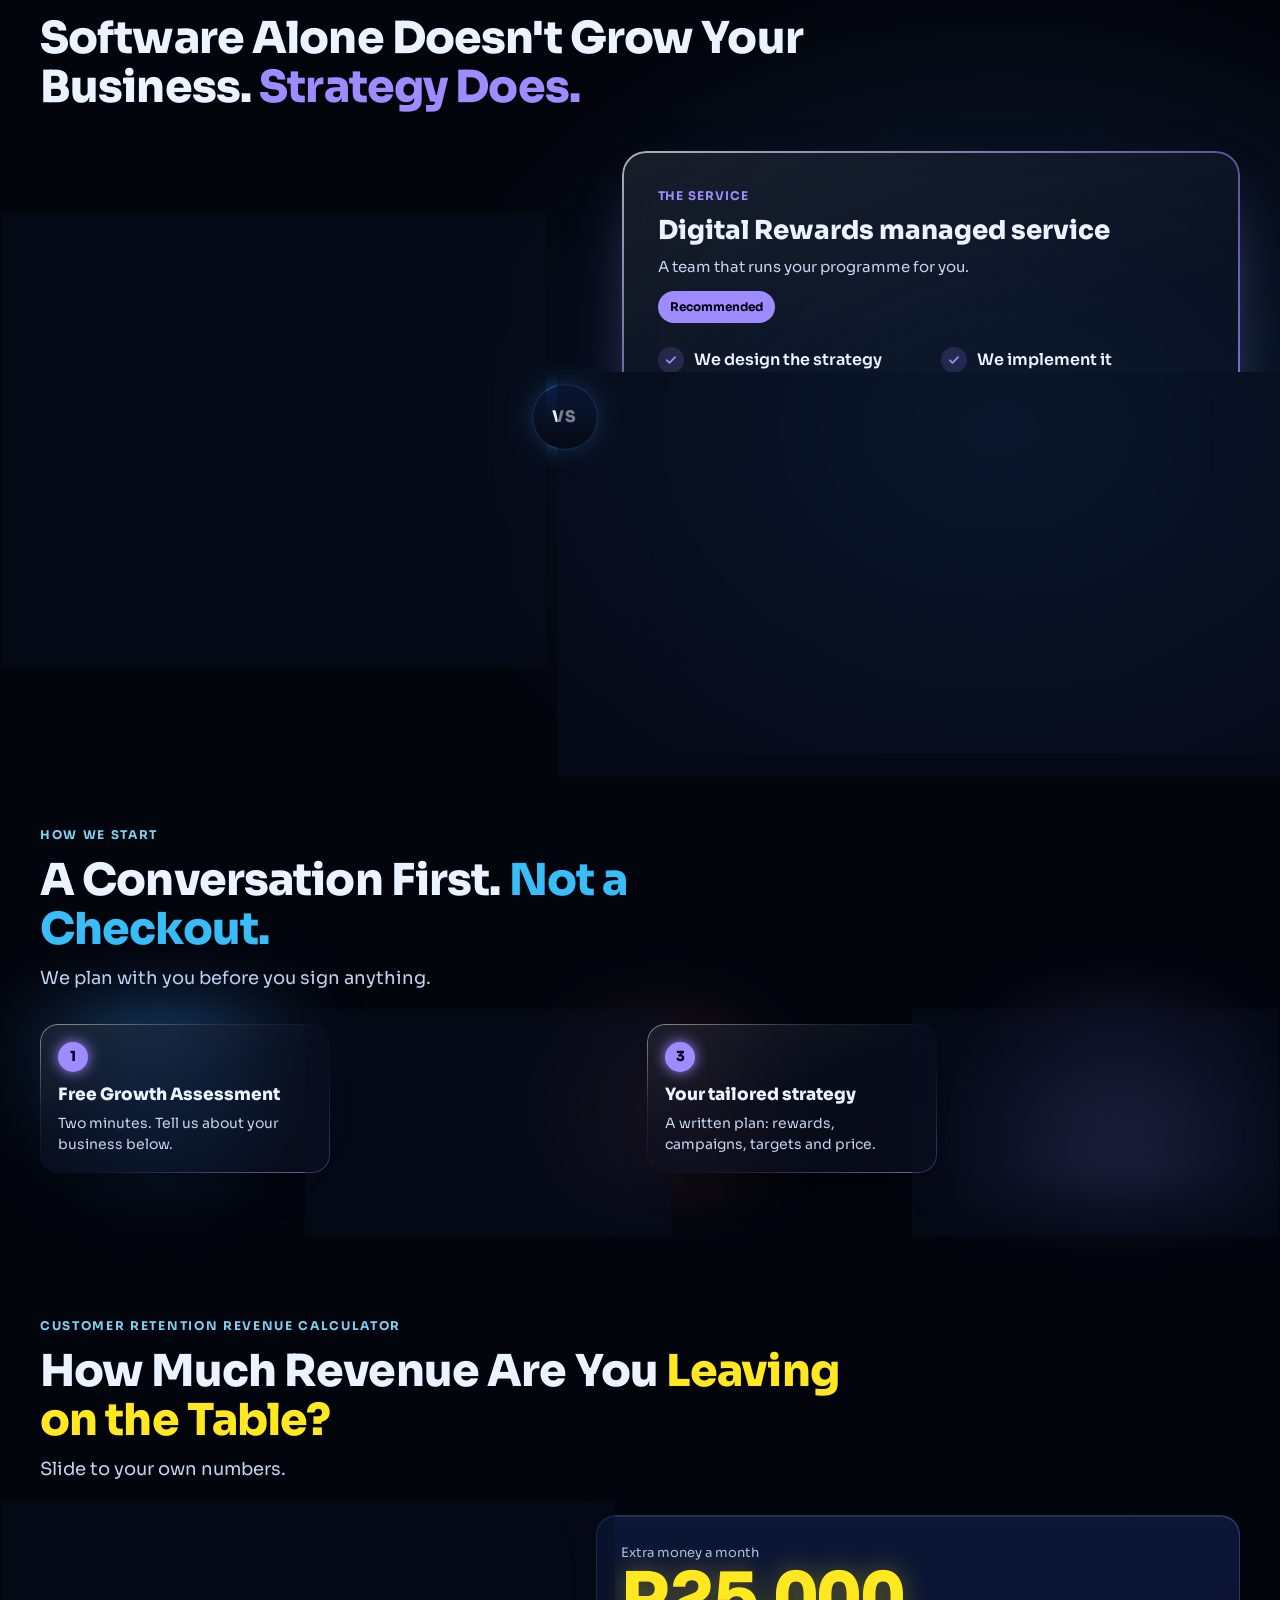
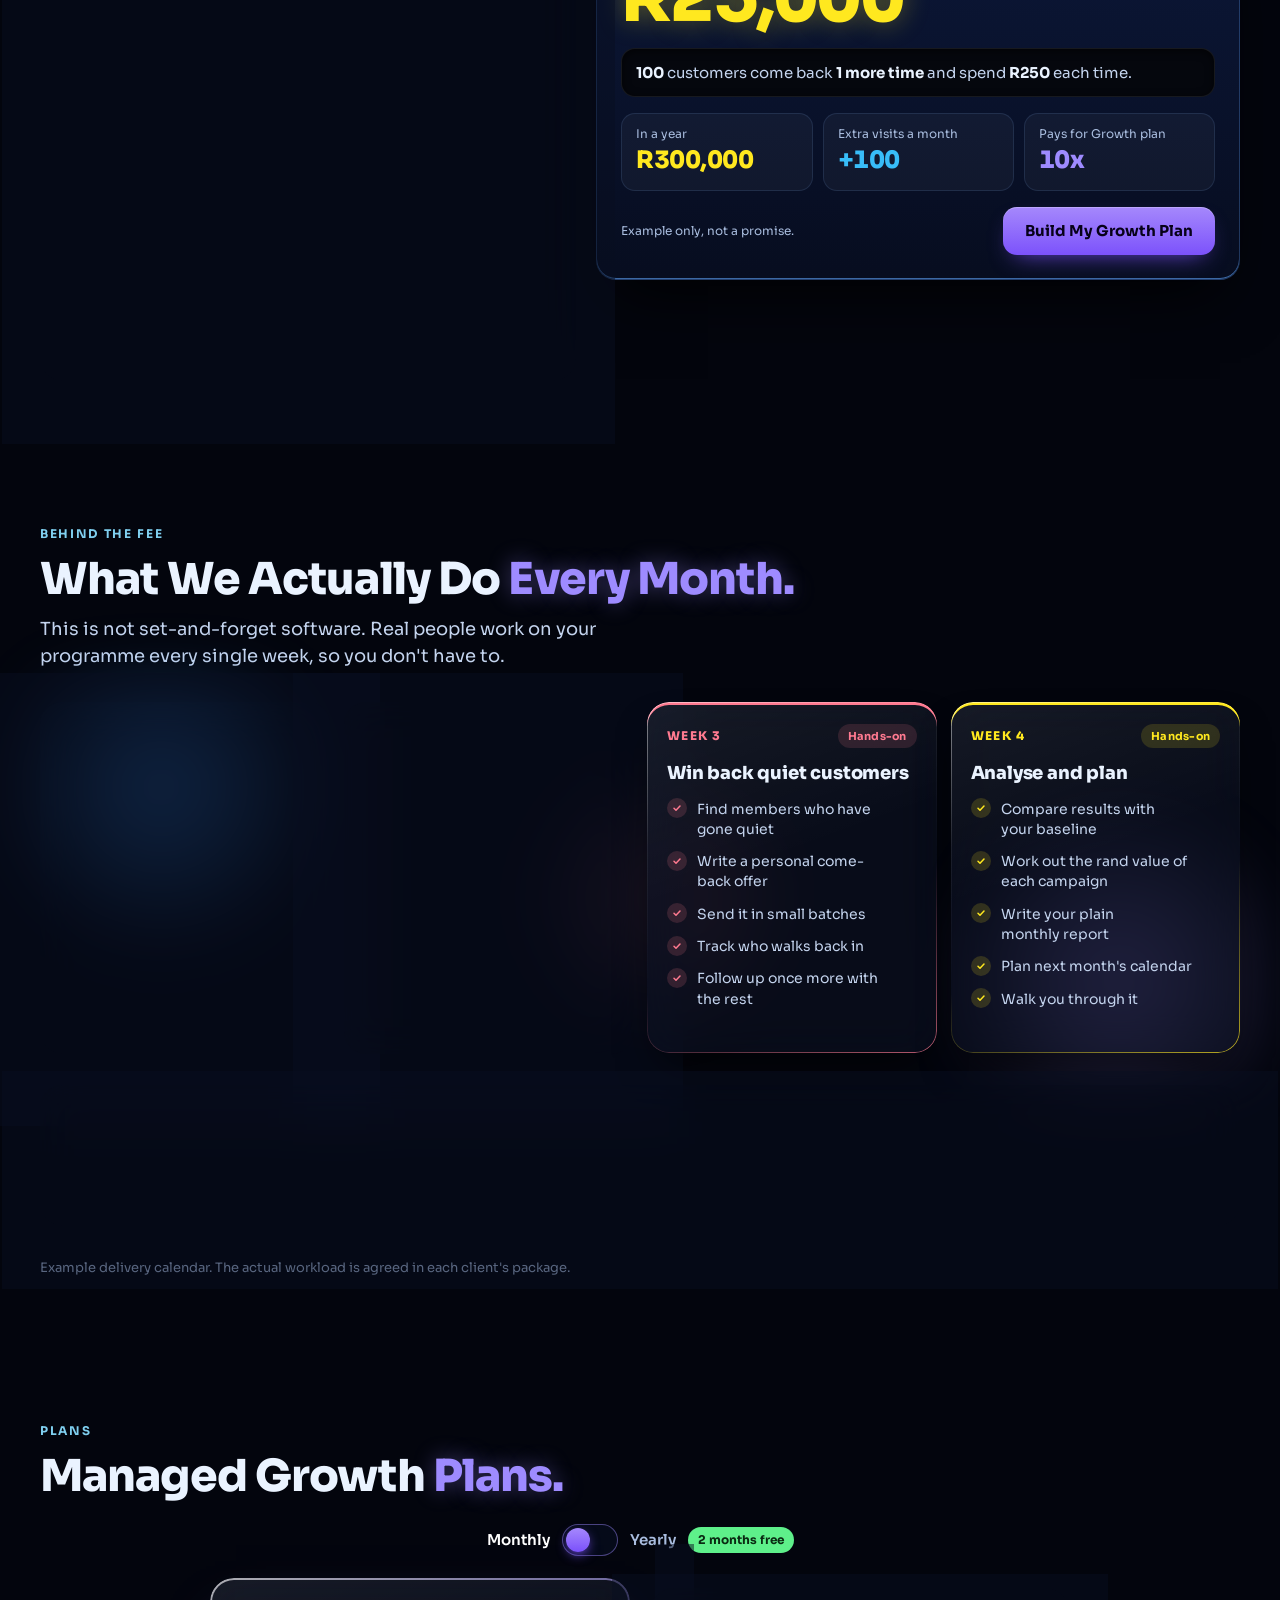
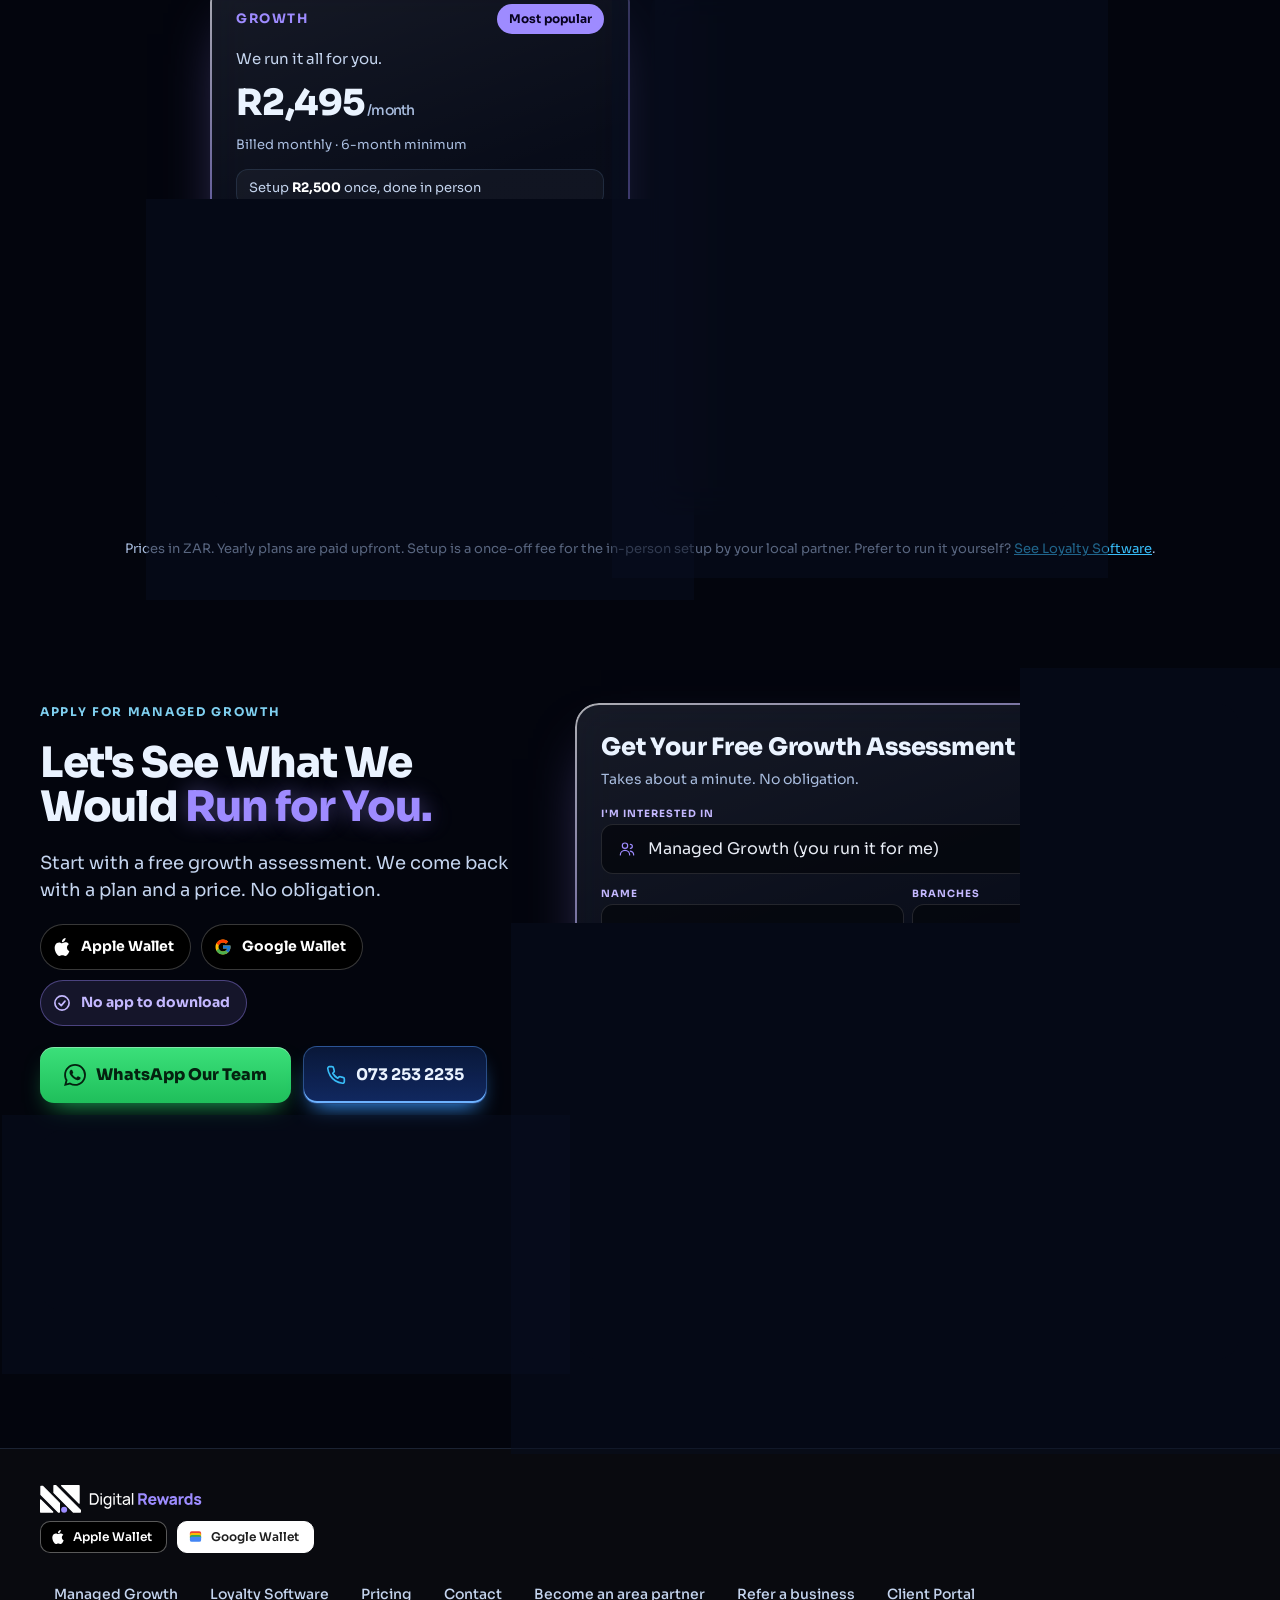
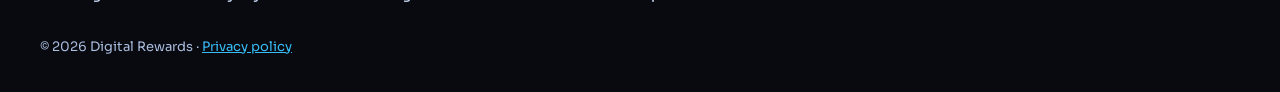
<file: managed-growth.html>
<!doctype html>
<html lang="en-ZA">
<head>
<meta charset="utf-8">
<meta name="viewport" content="width=device-width, initial-scale=1">
<title>Managed Growth | Digital Rewards</title>
<meta name="description" content="Managed customer retention for South African businesses: loyalty strategy, setup, campaigns and monthly reporting, done for you.">
<link rel="canonical" href="https://digitalrewards.co.za/managed-growth">
<meta property="og:type" content="website">
<meta property="og:title" content="Managed Growth | Digital Rewards">
<meta property="og:description" content="Managed customer retention for South African businesses: loyalty strategy, setup, campaigns and monthly reporting, done for you.">
<meta property="og:url" content="https://digitalrewards.co.za/managed-growth">
<meta name="theme-color" content="#03050D">
<link rel="icon" href="favicon.svg?v=2" type="image/svg+xml">
<link rel="icon" href="brand/png/favicon-32.png?v=2" sizes="32x32" type="image/png">
<link rel="apple-touch-icon" href="brand/png/dr-app-icon-180.png">
<meta property="og:image" content="https://digitalrewards.co.za/brand/png/dr-share-1200x630.png">
<meta property="og:image:width" content="1200">
<meta property="og:image:height" content="630">
<link rel="preconnect" href="https://fonts.googleapis.com">
<link rel="preconnect" href="https://fonts.gstatic.com" crossorigin>
<link rel="stylesheet" href="https://fonts.googleapis.com/css2?family=Sora:wght@400;500;600;700;800&display=swap">
<link rel="stylesheet" href="styles.css?v=202611281200">
<link rel="stylesheet" href="v2.css?v=202611281200">
</head>
<body>
<a class="skip" href="#main">Skip to content</a>
<div style="background: radial-gradient(ellipse 1200px 700px at 20% -6%, rgba(29,53,140,0.42), transparent 62%), #03050D; color: #EAF3FF; font-family: Sora, system-ui, sans-serif; font-size: 16px; line-height: 1.5; color-scheme: dark">

<header style="position: sticky; top: 0; z-index: 20; background: rgba(11,13,17,0.74); backdrop-filter: blur(22px) saturate(150%); border-bottom: 1px solid rgba(120,170,235,0.16)">
<div style="max-width: 1200px; margin: 0 auto; padding: 10px 24px; display: flex; flex-wrap: wrap; align-items: center; justify-content: space-between; gap: 8px 20px">
<a href="./" style="display: flex; align-items: center; gap: 10px; color: #FFFFFF; text-decoration: none; font-weight: 800; font-size: 18px; min-height: 44px">
<img src="brand/dr-logo-horizontal.svg" alt="Digital Rewards" width="198" height="34" style="display:block"></a>
<a class="portal portal-m" href="https://app.digitalrewards.co.za/" target="_blank" rel="noopener" aria-label="Client Portal (opens in a new tab)"><svg aria-hidden="true" class="portal-ic" width="18" height="18" viewBox="0 0 24 24" fill="none" stroke="currentColor" stroke-width="2" stroke-linecap="round" stroke-linejoin="round"><circle cx="12" cy="8" r="4"/><path d="M4 21a8 8 0 0116 0"/></svg></a>
<nav aria-label="Main" style="display: flex; flex-wrap: wrap; align-items: center; gap: 2px 4px">
<a class="pill" href="managed-growth">Managed Growth</a>
<a class="pill" href="loyalty-software">Loyalty Software</a>
<a class="pill" href="./#how">How It Works</a>
<a class="pill" href="./#industries">Industries</a>
<a class="pill" href="pricing">Pricing</a>
<a class="cta" href="#assessment" style="min-height: 44px; padding: 0 18px; font-size: 14px; margin-left: 8px">Free Growth Assessment</a>
<a class="portal portal-d" href="https://app.digitalrewards.co.za/" target="_blank" rel="noopener" aria-label="Client Portal (opens in a new tab)" title="Client Portal"><svg aria-hidden="true" class="portal-ic" width="18" height="18" viewBox="0 0 24 24" fill="none" stroke="currentColor" stroke-width="2" stroke-linecap="round" stroke-linejoin="round"><circle cx="12" cy="8" r="4"/><path d="M4 21a8 8 0 0116 0"/></svg><span>Client Portal</span><svg aria-hidden="true" class="portal-ar" width="13" height="13" viewBox="0 0 24 24" fill="none" stroke="currentColor" stroke-width="2.4" stroke-linecap="round" stroke-linejoin="round"><path d="M7 17L17 7M9 7h8v8"/></svg></a>
</nav>
</div>
</header>

<main id="main">
<section class="v2-hero">
<div class="v2-in">
<div class="l">
<span class="chip" style="align-self: flex-start; color: #9E8BFF">Managed Growth · our flagship service</span>
<h1 class="v2-h1">We Run Your Customer Retention. <span class="v2-v">You Run Your Business.</span></h1>
<p class="v2-sub">Strategy, setup, campaigns and monthly reporting, done for you. You get more repeat business without adding to your week.</p>
<div class="v2-row"><a class="cta" href="#assessment">Apply for Managed Growth</a><a class="edge" href="#plans">See Plans</a></div>
<div class="wa-chips" role="group" aria-label="Works with Apple Wallet and Google Wallet">Works with
<span class="wa-chip ap"><svg aria-hidden="true" width="16" height="16" viewBox="0 0 24 24" fill="#fff"><path d="M12.152 6.896c-.948 0-2.415-1.078-3.96-1.04-2.04.027-3.91 1.183-4.961 3.014-2.117 3.675-.546 9.103 1.519 12.09 1.013 1.454 2.208 3.09 3.792 3.039 1.52-.065 2.09-.987 3.935-.987 1.831 0 2.35.987 3.96.948 1.637-.026 2.676-1.48 3.676-2.948 1.156-1.688 1.636-3.325 1.662-3.415-.039-.013-3.182-1.221-3.22-4.857-.026-3.04 2.48-4.494 2.597-4.559-1.429-2.09-3.623-2.324-4.39-2.376-2-.156-3.675 1.09-4.61 1.09zM15.53 3.83c.843-1.012 1.4-2.427 1.245-3.83-1.207.052-2.662.805-3.532 1.818-.78.896-1.454 2.338-1.273 3.714 1.338.104 2.715-.688 3.559-1.701"/></svg><span><small>Works in</small>Apple Wallet</span></span><span class="wa-chip gg"><svg aria-hidden="true" width="18" height="18" viewBox="0 0 24 24"><rect x="3" y="3.5" width="18" height="8" rx="3" fill="#EA4335"/><rect x="3" y="6.5" width="18" height="8" rx="3" fill="#FBBC04"/><rect x="3" y="9.5" width="18" height="8" rx="3" fill="#34A853"/><path d="M3 15.5a3 3 0 013-3h15v5a3 3 0 01-3 3H6a3 3 0 01-3-3z" fill="#4285F4"/></svg><span><small>Works in</small>Google Wallet</span></span></div>
</div>
<div class="r"><div class="glass v2-cal" role="img" aria-label="Example promotional calendar: win-back campaigns, weekend specials, a mid-month report and payday double stamps">
<span class="v2-tag" style="position: static; align-self: flex-end">Example month</span>
<div class="v2-cal-hd"><strong style="font-size: 16px">Café Lumo · February plan</strong><span style="color: #9E8BFF; font-weight: 700">Run by us</span></div>
<div class="v2-cal-g"><span class="d">M</span><span class="d">T</span><span class="d">W</span><span class="d">T</span><span class="d">F</span><span class="d">S</span><span class="d">S</span><span>1</span><span>2</span><span>3<i style="--cc: #FF7A90"></i></span><span>4</span><span>5</span><span>6</span><span>7<i style="--cc: #9E8BFF"></i></span><span>8</span><span>9</span><span>10</span><span>11</span><span>12<i style="--cc: #38BDF8"></i></span><span>13</span><span>14<i style="--cc: #9E8BFF"></i></span><span>15</span><span>16</span><span>17</span><span>18<i style="--cc: #FF7A90"></i></span><span>19</span><span>20</span><span>21<i style="--cc: #9E8BFF"></i></span><span>22</span><span>23</span><span>24</span><span>25<i style="--cc: #FFE81F"></i></span><span>26<i style="--cc: #FFE81F"></i></span><span>27</span><span>28<i style="--cc: #9E8BFF"></i></span></div>
<div class="v2-cal-legend"><span style="--cc: #9E8BFF"><i></i>Weekend special</span><span style="--cc: #FF7A90"><i></i>Win-back</span><span style="--cc: #38BDF8"><i></i>Mid-month check</span><span style="--cc: #FFE81F"><i></i>Payday double stamps</span></div>
<div class="well" style="padding: 10px 12px; font-size: 13px; color: #C4D4EE; display: flex; gap: 8px; align-items: center"><svg class="neon" aria-hidden="true" width="16" height="16" viewBox="0 0 24 24" fill="none" stroke="currentColor" stroke-width="1.8" stroke-linecap="round" stroke-linejoin="round" style="color: #7FCFEF"><path d="M4 20V10M10 20V4M16 20v-7M21 20H3"/></svg>Report lands on the 1st: what ran, who came back, what it earned.</div>
</div></div>
</div>
</section>

<section class="v2-sec">
<div class="v2-in">
<div class="v2-head"><span class="v2-kick">What you get</span><h2 class="v2-h2">You're Buying an Outcome, <span class="v2-v">Not a Login.</span></h2><p class="v2-sub">Software gives you tools. Managed Growth gives you a team that uses them for you.</p></div>
<div class="v2-tiles v2-edge" style="max-width: none; grid-template-columns: repeat(auto-fit, minmax(min(300px, 100%), 1fr))"><div class="glass v2-tile" style="--c: #38BDF8"><div class="orb" style="color: #38BDF8"><svg class="neon" aria-hidden="true" width="22" height="22" viewBox="0 0 24 24" fill="none" stroke="currentColor" stroke-width="1.8" stroke-linecap="round" stroke-linejoin="round"><path d="M14.7 6.3a4 4 0 00-5.4 5.4L3 18l3 3 6.3-6.3a4 4 0 005.4-5.4l-2.6 2.6-2.4-.6-.6-2.4z"/></svg></div><h3>We provide the technology</h3><p>Your branded wallet card and dashboard, ready to go.</p></div>
<div class="glass v2-tile" style="--c: #9E8BFF"><div class="orb" style="color: #9E8BFF"><svg class="neon" aria-hidden="true" width="22" height="22" viewBox="0 0 24 24" fill="none" stroke="currentColor" stroke-width="1.8" stroke-linecap="round" stroke-linejoin="round"><path d="M12 21a9 9 0 100-18 9 9 0 000 18zM12 17a5 5 0 100-10 5 5 0 000 10zM12 13a1 1 0 100-2 1 1 0 000 2z"/></svg></div><h3>We design the strategy</h3><p>The right reward, the right rules, for how your business sells.</p></div>
<div class="glass v2-tile" style="--c: #7FCFEF"><div class="orb" style="color: #7FCFEF"><svg class="neon" aria-hidden="true" width="22" height="22" viewBox="0 0 24 24" fill="none" stroke="currentColor" stroke-width="1.8" stroke-linecap="round" stroke-linejoin="round"><path d="M12 3v3M12 18v3M4.6 6.6l2.1 2.1M17.3 15.3l2.1 2.1M3 12h3M18 12h3M4.6 17.4l2.1-2.1M17.3 8.7l2.1-2.1M12 15a3 3 0 100-6 3 3 0 000 6z"/></svg></div><h3>We implement the campaigns</h3><p>Win-backs, birthdays, referrals, specials, slow days, etc.</p></div>
<div class="glass v2-tile" style="--c: #FF7A90"><div class="orb" style="color: #FF7A90"><svg class="neon" aria-hidden="true" width="22" height="22" viewBox="0 0 24 24" fill="none" stroke="currentColor" stroke-width="1.8" stroke-linecap="round" stroke-linejoin="round"><path d="M21 12a8.5 8.5 0 01-12.6 7.4L3 21l1.6-5.2A8.5 8.5 0 1121 12z"/></svg></div><h3>We manage engagement</h3><p>Messages go out at the right time, so customers hear from you.</p></div>
<div class="glass v2-tile" style="--c: #FFE81F"><div class="orb" style="color: #FFE81F"><svg class="neon" aria-hidden="true" width="22" height="22" viewBox="0 0 24 24" fill="none" stroke="currentColor" stroke-width="1.8" stroke-linecap="round" stroke-linejoin="round"><path d="M2 12s3.5-7 10-7 10 7 10 7-3.5 7-10 7S2 12 2 12zM12 15a3 3 0 100-6 3 3 0 000 6z"/></svg></div><h3>We monitor performance</h3><p>We watch sign-ups, visits and redemptions every week.</p></div>
<div class="glass v2-tile" style="--c: #8B6BFF"><div class="orb" style="color: #8B6BFF"><svg class="neon" aria-hidden="true" width="22" height="22" viewBox="0 0 24 24" fill="none" stroke="currentColor" stroke-width="1.8" stroke-linecap="round" stroke-linejoin="round"><path d="M4 17l6-6 4 4 6-8M15 7h5v5"/></svg></div><h3>We optimise for more</h3><p>Each month we keep what works and fix what doesn't.</p></div></div>
</div>
</section>

<section style="padding: 72px 24px; background: radial-gradient(ellipse 900px 700px at 78% 60%, rgba(56,152,255,0.18), transparent 65%)">
<div style="max-width: 1200px; margin: 0 auto; display: flex; flex-direction: column; gap: 40px">
<h2 style="margin: 0; font-size: clamp(28px, 3.6vw, 44px); line-height: 1.1; letter-spacing: -0.02em; font-weight: 800; max-width: 820px">Software Alone Doesn't Grow Your Business. <span style="color: #9E8BFF">Strategy Does.</span></h2>
<div style="display: flex; flex-wrap: wrap; gap: 24px; align-items: center">
<div class="glass" style="--c: #FF7A90; flex: 5 1 340px; min-width: 0; padding: 30px; border-radius: 20px; display: flex; flex-direction: column; gap: 20px">
<div style="display: flex; flex-direction: column; gap: 6px">
<span style="font-size: 12px; font-weight: 700; letter-spacing: 0.08em; color: #8396BB">THE SOFTWARE</span>
<h3 style="margin: 0; font-size: 20px; font-weight: 700; color: #C4D4EE">DIY loyalty software</h3>
<p style="margin: 0; font-size: 14px; color: #A9BDDF">You get a login. The rest is on you.</p>
</div>
<ul class="vs-diy">
<li><span aria-hidden="true"></span>You choose rewards</li>
<li><span aria-hidden="true"></span>You create promotions</li>
<li><span aria-hidden="true"></span>You manage campaigns</li>
<li><span aria-hidden="true"></span>You monitor results</li>
<li><span aria-hidden="true"></span>You keep it active</li>
</ul>
<div style="display: flex; flex-direction: column; gap: 6px"><div style="font-size: 12px; color: #A9BDDF">Your workload</div><div style="height: 10px; border-radius: 99px; background: #132145"><div style="width: 100%; height: 10px; border-radius: 99px; background: #FF7A90; box-shadow: 0 0 14px rgba(255,59,92,0.7)"></div></div></div>
</div>
<div class="vs-badge" aria-hidden="true">VS</div>
<div class="glass vs-card feat" style="flex: 7 1 440px; min-width: 0; padding: 36px; border-radius: 24px; display: flex; flex-direction: column; gap: 24px">
<div style="display: flex; flex-wrap: wrap; justify-content: space-between; align-items: flex-start; gap: 12px">
<div style="display: flex; flex-direction: column; gap: 6px">
<span style="font-size: 12px; font-weight: 700; letter-spacing: 0.08em; color: #9E8BFF">THE SERVICE</span>
<h3 style="margin: 0; font-size: 26px; font-weight: 800">Digital Rewards managed service</h3>
<p style="margin: 0; font-size: 15px; color: #C4D4EE">A team that runs your programme for you.</p>
</div>
<span style="display: inline-flex; align-items: center; border-radius: 999px; padding: 7px 12px; font-size: 12px; font-weight: 700; color: #03050D; background: #9E8BFF">Recommended</span>
</div>
<ul class="vs-ours">
<li><span aria-hidden="true"><svg width="14" height="14" viewBox="0 0 24 24" fill="none" stroke="#9E8BFF" stroke-width="3" stroke-linecap="round" stroke-linejoin="round"><path d="M5 12.5l4.5 4.5L19 7"/></svg></span>We design the strategy</li>
<li><span aria-hidden="true"><svg width="14" height="14" viewBox="0 0 24 24" fill="none" stroke="#9E8BFF" stroke-width="3" stroke-linecap="round" stroke-linejoin="round"><path d="M5 12.5l4.5 4.5L19 7"/></svg></span>We implement it</li>
<li><span aria-hidden="true"><svg width="14" height="14" viewBox="0 0 24 24" fill="none" stroke="#9E8BFF" stroke-width="3" stroke-linecap="round" stroke-linejoin="round"><path d="M5 12.5l4.5 4.5L19 7"/></svg></span>We create campaigns</li>
<li><span aria-hidden="true"><svg width="14" height="14" viewBox="0 0 24 24" fill="none" stroke="#9E8BFF" stroke-width="3" stroke-linecap="round" stroke-linejoin="round"><path d="M5 12.5l4.5 4.5L19 7"/></svg></span>We manage promotions</li>
<li><span aria-hidden="true"><svg width="14" height="14" viewBox="0 0 24 24" fill="none" stroke="#9E8BFF" stroke-width="3" stroke-linecap="round" stroke-linejoin="round"><path d="M5 12.5l4.5 4.5L19 7"/></svg></span>We monitor performance</li>
<li><span aria-hidden="true"><svg width="14" height="14" viewBox="0 0 24 24" fill="none" stroke="#9E8BFF" stroke-width="3" stroke-linecap="round" stroke-linejoin="round"><path d="M5 12.5l4.5 4.5L19 7"/></svg></span>We recommend improvements</li>
</ul>
<div style="display: flex; flex-direction: column; gap: 6px"><div style="font-size: 12px; color: #C4D4EE">Your workload</div><div style="height: 10px; border-radius: 99px; background: #132145"><div style="width: 14%; height: 10px; border-radius: 99px; background: #9E8BFF; box-shadow: 0 0 14px rgba(158,139,255,0.8)"></div></div></div>
<div style="display: flex; flex-wrap: wrap; align-items: center; gap: 12px 20px; padding-top: 6px">
<a class="cta vs-cta" href="#assessment">Apply for Managed Growth</a>
<span style="font-size: 13px; color: #A9BDDF">See what we would run for your business.</span>
</div>
</div>
</div>
</div>
</section>

<section id="process" class="v2-sec">
<div class="v2-in">
<div class="v2-head"><span class="v2-kick">How we start</span><h2 class="v2-h2">A Conversation First. <span class="v2-b">Not a Checkout.</span></h2><p class="v2-sub">We plan with you before you sign anything.</p></div>
<ol class="v2-fun" style="--fc: #9E8BFF"><li class="glass"><h3>Free Growth Assessment</h3><p>Two minutes. Tell us about your business below.</p></li><li class="glass"><h3>Business consultation</h3><p>We look at your customers, spend and slow days with you.</p></li><li class="glass"><h3>Your tailored strategy</h3><p>A written plan: rewards, campaigns, targets and price.</p></li><li class="glass"><h3>Monthly managed service</h3><p>You sign, we launch, then run and report every month.</p></li></ol>
</div>
</section>

<section id="calculator" class="v2-sec">
<div class="v2-in">
<div class="v2-head">
<span class="v2-kick">Customer Retention Revenue Calculator</span>
<h2 class="v2-h2">How Much Revenue Are You <span class="v2-y">Leaving on the Table?</span></h2>
<p class="v2-sub">Slide to your own numbers.</p>
</div>
<div class="rc" data-roi data-roi-fee="2495">
<div class="glass rc-in">
<div class="rc-f"><div class="rc-t"><label for="rc-c">Customers a month</label><span class="rc-nb"><input id="rc-c" type="number" inputmode="numeric" min="10" max="20000" value="500" data-roi-in="cust" style="--w: 6ch"></span></div><input class="rc-rx" type="range" min="50" max="5000" step="50" value="500" data-roi-in="cust" aria-label="Customers a month"></div>
<div class="rc-f"><div class="rc-t"><label for="rc-s">Average spend</label><span class="rc-nb"><span>R</span><input id="rc-s" type="number" inputmode="numeric" min="10" max="20000" value="250" data-roi-in="spend" style="--w: 5ch"></span></div><input class="rc-rx" type="range" min="30" max="2000" step="10" value="250" data-roi-in="spend" aria-label="Average spend"></div>
<div class="rc-f"><div class="rc-t"><div><span class="rc-l" id="rc-sh">Customers who come back more</span><small data-roi-out="shareHint">100 of your 500 customers</small></div></div><div class="rc-seg" data-roi-pick="share" role="group" aria-labelledby="rc-sh"><button type="button" data-v="10">10%</button><button type="button" data-v="20" aria-pressed="true">20%</button><button type="button" data-v="30">30%</button><button type="button" data-v="40">40%</button><button type="button" data-v="50">50%</button></div></div>
<div class="rc-f"><div class="rc-t"><div><span class="rc-l" id="rc-vi">Extra visits each, per month</span><small>How many more times each one comes in</small></div></div><div class="rc-seg b" data-roi-pick="visits" role="group" aria-labelledby="rc-vi"><button type="button" data-v="1" aria-pressed="true">+1</button><button type="button" data-v="2">+2</button><button type="button" data-v="3">+3</button><button type="button" data-v="4">+4</button></div></div>
<div class="rc-dock" aria-hidden="true"><span>Extra a month</span><b data-roi-out="month">R25,000</b></div>
</div>
<div class="rc-out">
<div><span class="rc-cap">Extra money a month</span><div class="rc-big" aria-live="polite" data-roi-out="month">R25,000</div></div>
<div class="well rc-say"><b data-roi-out="kept">100</b> customers come back <b data-roi-out="visitsTxt">1 more time</b> and spend <b data-roi-out="spend">R250</b> each time.</div>
<div class="rc-stats">
<div class="rc-stat"><small>In a year</small><b style="color: #FFE81F" data-roi-out="year">R300,000</b></div>
<div class="rc-stat"><small>Extra visits a month</small><b style="color: #38BDF8">+<span data-roi-out="extra">100</span></b></div>
<div class="rc-stat"><small>Pays for Growth plan</small><b style="color: #9E8BFF" data-roi-out="times">10x</b></div>
</div>
<div class="rc-cta"><span>Example only, not a promise.</span><a class="cta" href="#assessment">Build My Growth Plan</a></div>
</div>
</div>
</div>
</section>

<section id="every-month" class="v2-sec">
<div class="v2-in">
<div class="v2-head"><span class="v2-kick">Behind the fee</span><h2 class="v2-h2">What We Actually Do <span class="v2-v">Every Month.</span></h2><p class="v2-sub">This is not set-and-forget software. Real people work on your programme every single week, so you don't have to.</p></div>
<ol class="wk-grid">
<li class="glass wk" style="--wc: #38BDF8">
<div class="wk-hd"><span class="wk-n">Week 1</span><span class="wk-tag">Hands-on</span></div>
<h3>Review and launch</h3>
<ul><li><span class="wk-ic"><svg aria-hidden="true" width="12" height="12" viewBox="0 0 24 24" fill="none" stroke="currentColor" stroke-width="3" stroke-linecap="round" stroke-linejoin="round"><path d="M6 12.5l4 4L18 8"/></svg></span><span>Pull last month's numbers</span></li><li><span class="wk-ic"><svg aria-hidden="true" width="12" height="12" viewBox="0 0 24 24" fill="none" stroke="currentColor" stroke-width="3" stroke-linecap="round" stroke-linejoin="round"><path d="M6 12.5l4 4L18 8"/></svg></span><span>Check who came back, and who didn't</span></li><li><span class="wk-ic"><svg aria-hidden="true" width="12" height="12" viewBox="0 0 24 24" fill="none" stroke="currentColor" stroke-width="3" stroke-linecap="round" stroke-linejoin="round"><path d="M6 12.5l4 4L18 8"/></svg></span><span>Choose this month's campaign</span></li><li><span class="wk-ic"><svg aria-hidden="true" width="12" height="12" viewBox="0 0 24 24" fill="none" stroke="currentColor" stroke-width="3" stroke-linecap="round" stroke-linejoin="round"><path d="M6 12.5l4 4L18 8"/></svg></span><span>Write the message and design the offer</span></li><li><span class="wk-ic"><svg aria-hidden="true" width="12" height="12" viewBox="0 0 24 24" fill="none" stroke="currentColor" stroke-width="3" stroke-linecap="round" stroke-linejoin="round"><path d="M6 12.5l4 4L18 8"/></svg></span><span>Launch it to your members</span></li></ul>
</li>
<li class="glass wk" style="--wc: #9E8BFF">
<div class="wk-hd"><span class="wk-n">Week 2</span><span class="wk-tag">Hands-on</span></div>
<h3>Run the promotion</h3>
<ul><li><span class="wk-ic"><svg aria-hidden="true" width="12" height="12" viewBox="0 0 24 24" fill="none" stroke="currentColor" stroke-width="3" stroke-linecap="round" stroke-linejoin="round"><path d="M6 12.5l4 4L18 8"/></svg></span><span>Send your promotional or reward campaign</span></li><li><span class="wk-ic"><svg aria-hidden="true" width="12" height="12" viewBox="0 0 24 24" fill="none" stroke="currentColor" stroke-width="3" stroke-linecap="round" stroke-linejoin="round"><path d="M6 12.5l4 4L18 8"/></svg></span><span>Watch sign-ups and redemptions every day</span></li><li><span class="wk-ic"><svg aria-hidden="true" width="12" height="12" viewBox="0 0 24 24" fill="none" stroke="currentColor" stroke-width="3" stroke-linecap="round" stroke-linejoin="round"><path d="M6 12.5l4 4L18 8"/></svg></span><span>Adjust the timing if response is slow</span></li><li><span class="wk-ic"><svg aria-hidden="true" width="12" height="12" viewBox="0 0 24 24" fill="none" stroke="currentColor" stroke-width="3" stroke-linecap="round" stroke-linejoin="round"><path d="M6 12.5l4 4L18 8"/></svg></span><span>Brief your staff on the offer</span></li><li><span class="wk-ic"><svg aria-hidden="true" width="12" height="12" viewBox="0 0 24 24" fill="none" stroke="currentColor" stroke-width="3" stroke-linecap="round" stroke-linejoin="round"><path d="M6 12.5l4 4L18 8"/></svg></span><span>Ask happy customers for Google reviews</span></li></ul>
</li>
<li class="glass wk" style="--wc: #FF7A90">
<div class="wk-hd"><span class="wk-n">Week 3</span><span class="wk-tag">Hands-on</span></div>
<h3>Win back quiet customers</h3>
<ul><li><span class="wk-ic"><svg aria-hidden="true" width="12" height="12" viewBox="0 0 24 24" fill="none" stroke="currentColor" stroke-width="3" stroke-linecap="round" stroke-linejoin="round"><path d="M6 12.5l4 4L18 8"/></svg></span><span>Find members who have gone quiet</span></li><li><span class="wk-ic"><svg aria-hidden="true" width="12" height="12" viewBox="0 0 24 24" fill="none" stroke="currentColor" stroke-width="3" stroke-linecap="round" stroke-linejoin="round"><path d="M6 12.5l4 4L18 8"/></svg></span><span>Write a personal come-back offer</span></li><li><span class="wk-ic"><svg aria-hidden="true" width="12" height="12" viewBox="0 0 24 24" fill="none" stroke="currentColor" stroke-width="3" stroke-linecap="round" stroke-linejoin="round"><path d="M6 12.5l4 4L18 8"/></svg></span><span>Send it in small batches</span></li><li><span class="wk-ic"><svg aria-hidden="true" width="12" height="12" viewBox="0 0 24 24" fill="none" stroke="currentColor" stroke-width="3" stroke-linecap="round" stroke-linejoin="round"><path d="M6 12.5l4 4L18 8"/></svg></span><span>Track who walks back in</span></li><li><span class="wk-ic"><svg aria-hidden="true" width="12" height="12" viewBox="0 0 24 24" fill="none" stroke="currentColor" stroke-width="3" stroke-linecap="round" stroke-linejoin="round"><path d="M6 12.5l4 4L18 8"/></svg></span><span>Follow up once more with the rest</span></li></ul>
</li>
<li class="glass wk" style="--wc: #FFE81F">
<div class="wk-hd"><span class="wk-n">Week 4</span><span class="wk-tag">Hands-on</span></div>
<h3>Analyse and plan</h3>
<ul><li><span class="wk-ic"><svg aria-hidden="true" width="12" height="12" viewBox="0 0 24 24" fill="none" stroke="currentColor" stroke-width="3" stroke-linecap="round" stroke-linejoin="round"><path d="M6 12.5l4 4L18 8"/></svg></span><span>Compare results with your baseline</span></li><li><span class="wk-ic"><svg aria-hidden="true" width="12" height="12" viewBox="0 0 24 24" fill="none" stroke="currentColor" stroke-width="3" stroke-linecap="round" stroke-linejoin="round"><path d="M6 12.5l4 4L18 8"/></svg></span><span>Work out the rand value of each campaign</span></li><li><span class="wk-ic"><svg aria-hidden="true" width="12" height="12" viewBox="0 0 24 24" fill="none" stroke="currentColor" stroke-width="3" stroke-linecap="round" stroke-linejoin="round"><path d="M6 12.5l4 4L18 8"/></svg></span><span>Write your plain monthly report</span></li><li><span class="wk-ic"><svg aria-hidden="true" width="12" height="12" viewBox="0 0 24 24" fill="none" stroke="currentColor" stroke-width="3" stroke-linecap="round" stroke-linejoin="round"><path d="M6 12.5l4 4L18 8"/></svg></span><span>Plan next month's calendar</span></li><li><span class="wk-ic"><svg aria-hidden="true" width="12" height="12" viewBox="0 0 24 24" fill="none" stroke="currentColor" stroke-width="3" stroke-linecap="round" stroke-linejoin="round"><path d="M6 12.5l4 4L18 8"/></svg></span><span>Walk you through it</span></li></ul>
</li>
</ol>
<div class="glass wk-sum">
<div class="wk-count"><b>20</b><span>hands-on tasks<br>every month</span></div>
<span class="hx-div"></span>
<div class="wk-price"><span>All of this for</span><b>R2,495<small> /month</small></b><span>About R125 a task, and less than hiring a part-time marketer.</span></div>
<a class="cta" href="#assessment">Apply for Managed Growth</a>
</div>
<p class="v2-fine">Example delivery calendar. The actual workload is agreed in each client's package.</p>
</div>
</section>

<section id="plans" class="v2-sec">
<div class="v2-in" style="gap: 24px">
<div class="v2-head"><span class="v2-kick">Plans</span><h2 class="v2-h2">Managed Growth <span class="v2-v">Plans.</span></h2></div>
<div class="pr" data-pr style="display: flex; flex-direction: column; gap: 24px">
<div class="pr-top"><div class="pr-tg"><span class="pr-lm on">Monthly</span><button type="button" class="pr-sw" role="switch" aria-checked="false" aria-label="Pay yearly"></button><span class="pr-ly">Yearly</span><span class="pr-save">2 months free</span></div></div>
<div class="pr-grid two">
<div class="glass pr-card feat" style="--pc: #9E8BFF">
<div class="pr-hd"><h4>Growth</h4><span class="v2-badge">Most popular</span></div>
<p class="pr-tag">We run it all for you.</p>
<div class="v2-price"><span class="pr-m">R2,495</span><span class="pr-y"><span class="pr-was">R2,495</span>R2,079</span><small> /month</small></div>
<div class="pr-bill"><span class="pr-m">Billed monthly · 6-month minimum</span><span class="pr-y">R24,950 paid yearly upfront · <b>save R4,990</b></span></div>
<div class="pr-setup">Setup <b>R2,500</b> once, done in person</div>
<ul><li>Everything in Starter</li><li>Custom branding</li><li>Loyalty strategy for your shop</li><li>Campaigns created and run</li><li>Win-back campaigns</li><li>Referral programme</li><li>Monthly performance report</li></ul>
<a class="cta" href="#assessment">Get Started</a>
</div>
<div class="glass pr-card" style="--pc: #FFE81F; --c: #FFE81F">
<h4>Franchise</h4>
<p class="pr-tag">For groups and many branches.</p>
<div class="v2-price">Custom</div>
<div class="pr-bill">Priced on branches and workload</div>
<div class="pr-setup">Setup <b>quoted</b> per branch</div>
<ul><li>Everything in Growth</li><li>Every branch on one card</li><li>All branches in one report</li><li>Brand-wide campaigns</li><li>Promotional calendar</li><li>Your own account manager</li></ul>
<a class="edge" href="#assessment">Request a Quote</a>
</div>
</div>
<p class="v2-fine" style="text-align: center">Prices in ZAR. Yearly plans are paid upfront. Setup is a once-off fee for the in-person setup by your local partner. Prefer to run it yourself? <a href="loyalty-software">See Loyalty Software</a>.</p>
</div>
</div>
</section>

<section id="assessment" style="padding: 72px 24px 88px">
<div class="as-a" style="max-width: 1200px; margin: 0 auto">
<div class="as-l">
<span class="v2-kick">Apply for Managed Growth</span>
<h2 style="margin: 0; font-size: clamp(28px, 3.4vw, 42px); line-height: 1.06; letter-spacing: -0.03em; font-weight: 800">Let's See What We Would <span style="color: #9E8BFF; text-shadow: 0 0 22px rgba(158,139,255,0.45)">Run for You.</span></h2>
<p style="margin: 0; color: #C4D4EE; font-size: 18px; max-width: 480px">Start with a free growth assessment. We come back with a plan and a price. No obligation.</p>
<ul class="wchips" aria-label="Where the card works">
<li class="wchip"><svg aria-hidden="true" width="18" height="18" viewBox="0 0 24 24" fill="#FFFFFF"><path d="M12.152 6.896c-.948 0-2.415-1.078-3.96-1.04-2.04.027-3.91 1.183-4.961 3.014-2.117 3.675-.546 9.103 1.519 12.09 1.013 1.454 2.208 3.09 3.792 3.039 1.52-.065 2.09-.987 3.935-.987 1.831 0 2.35.987 3.96.948 1.637-.026 2.676-1.48 3.676-2.948 1.156-1.688 1.636-3.325 1.662-3.415-.039-.013-3.182-1.221-3.22-4.857-.026-3.04 2.48-4.494 2.597-4.559-1.429-2.09-3.623-2.324-4.39-2.376-2-.156-3.675 1.09-4.61 1.09zM15.53 3.83c.843-1.012 1.4-2.427 1.245-3.83-1.207.052-2.662.805-3.532 1.818-.78.896-1.454 2.338-1.273 3.714 1.338.104 2.715-.688 3.559-1.701"/></svg>Apple Wallet</li>
<li class="wchip"><svg aria-hidden="true" width="18" height="18" viewBox="0 0 48 48"><path fill="#FFC107" d="M43.611 20.083H42V20H24v8h11.303c-1.649 4.657-6.08 8-11.303 8-6.627 0-12-5.373-12-12s5.373-12 12-12c3.059 0 5.842 1.154 7.961 3.039l5.657-5.657C34.046 6.053 29.268 4 24 4 12.955 4 4 12.955 4 24s8.955 20 20 20 20-8.955 20-20c0-1.341-.138-2.65-.389-3.917z"/><path fill="#FF3D00" d="M6.306 14.691l6.571 4.819C14.655 15.108 18.961 12 24 12c3.059 0 5.842 1.154 7.961 3.039l5.657-5.657C34.046 6.053 29.268 4 24 4 16.318 4 9.656 8.337 6.306 14.691z"/><path fill="#4CAF50" d="M24 44c5.166 0 9.86-1.977 13.409-5.192l-6.19-5.238A11.91 11.91 0 0124 36c-5.202 0-9.619-3.317-11.283-7.946l-6.522 5.025C9.505 39.556 16.227 44 24 44z"/><path fill="#1976D2" d="M43.611 20.083H42V20H24v8h11.303a12.04 12.04 0 01-4.087 5.571l.003-.002 6.19 5.238C36.971 39.205 44 34 44 24c0-1.341-.138-2.65-.389-3.917z"/></svg>Google Wallet</li>
<li class="wchip wchip-v"><svg aria-hidden="true" width="18" height="18" viewBox="0 0 24 24" fill="none" stroke="currentColor" stroke-width="2.2" stroke-linecap="round" stroke-linejoin="round"><circle cx="12" cy="12" r="9.5"/><path d="M8 12.5l3 3 5-6"/></svg>No app to download</li>
</ul>
<div style="display: flex; flex-wrap: wrap; align-items: center; gap: 12px">
<a class="wa-btn" href="contact" data-wa><svg aria-hidden="true" width="22" height="22" viewBox="0 0 24 24" fill="currentColor"><path d="M17.472 14.382c-.297-.149-1.758-.867-2.03-.967-.273-.099-.471-.148-.67.15-.197.297-.767.966-.94 1.164-.173.199-.347.223-.644.075-.297-.15-1.255-.463-2.39-1.475-.883-.788-1.48-1.761-1.653-2.059-.173-.297-.018-.458.13-.606.134-.133.298-.347.446-.52.149-.174.198-.298.298-.497.099-.198.05-.371-.025-.52-.075-.149-.669-1.612-.916-2.207-.242-.579-.487-.5-.669-.51-.173-.008-.371-.01-.57-.01-.198 0-.52.074-.792.372-.272.297-1.04 1.016-1.04 2.479 0 1.462 1.065 2.875 1.213 3.074.149.198 2.096 3.2 5.077 4.487.709.306 1.262.489 1.694.625.712.227 1.36.195 1.871.118.571-.085 1.758-.719 2.006-1.413.248-.694.248-1.289.173-1.413-.074-.124-.272-.198-.57-.347m-5.421 7.403h-.004a9.87 9.87 0 01-5.031-1.378l-.361-.214-3.741.982.998-3.648-.235-.374a9.86 9.86 0 01-1.51-5.26c.001-5.45 4.436-9.884 9.888-9.884 2.64 0 5.122 1.03 6.988 2.898a9.825 9.825 0 012.893 6.994c-.003 5.45-4.437 9.884-9.885 9.884m8.413-18.297A11.815 11.815 0 0012.05 0C5.495 0 .16 5.335.157 11.892c0 2.096.547 4.142 1.588 5.945L.057 24l6.305-1.654a11.882 11.882 0 005.683 1.448h.005c6.554 0 11.89-5.335 11.893-11.893a11.821 11.821 0 00-3.48-8.413z"/></svg>WhatsApp Our Team</a>
<a class="ph-btn" href="tel:0732532235" data-tel><svg aria-hidden="true" width="20" height="20" viewBox="0 0 24 24" fill="none" stroke="#38BDF8" stroke-width="2" stroke-linecap="round" stroke-linejoin="round"><path d="M22 16.92v3a2 2 0 01-2.18 2 19.79 19.79 0 01-8.63-3.07 19.5 19.5 0 01-6-6 19.79 19.79 0 01-3.07-8.67A2 2 0 014.11 2h3a2 2 0 012 1.72c.127.96.361 1.903.7 2.81a2 2 0 01-.45 2.11L8.09 9.91a16 16 0 006 6l1.27-1.27a2 2 0 012.11-.45c.907.339 1.85.573 2.81.7A2 2 0 0122 16.92z"/></svg><span data-tel-text>073 253 2235</span></a>
</div>
<figure class="jq glass">
<img src="media/jason-face.jpg?v=202611281200" alt="Jason Greer" width="64" height="64">
<div class="jq-body">
<blockquote>“It’s not that you’re doing anything wrong. It’s just harder than ever to grow without support.”</blockquote>
<figcaption><strong>Jason Greer</strong> · Host of The Bachelor South Africa</figcaption>
<a href="#video" class="jq-link"><svg aria-hidden="true" width="12" height="12" viewBox="0 0 24 24" fill="currentColor"><path d="M7 4.5v15l13-7.5z"/></svg>Watch the 1-minute video</a>
</div>
</figure>
</div>
<div class="glass af af2" data-lead-box>
<div data-if="sent" hidden>
<div role="status" style="display: flex; flex-direction: column; gap: 12px; padding: 40px 10px; text-align: center; align-items: center">
<div class="orb" style="color: #FFE81F"><svg class="neon" aria-hidden="true" width="30" height="30" viewBox="0 0 24 24" fill="none" stroke="currentColor" stroke-width="2" stroke-linecap="round" stroke-linejoin="round"><path d="M5 12.5l4.5 4.5L19 7.5"/></svg></div>
<h3 style="margin: 0; font-size: 24px">Thanks. Your request is in.</h3>
<p style="margin: 0; color: #C4D4EE">We will WhatsApp you to book your free growth assessment.</p>
</div>
</div>
<div data-if="notSent">
<form data-lead-form class="af-form">
<div class="af-hd"><h3>Get Your Free Growth Assessment</h3><p>Takes about a minute. No obligation.</p></div>
<div class="pf"><label for="f-int">I'm interested in</label><select id="f-int" name="interest"><option selected>Managed Growth (you run it for me)</option><option>Loyalty Software (I run it myself)</option><option>Not sure yet, advise me</option></select></div>
<div class="pass-two">
<div class="pf"><label for="f-name">Name</label><input id="f-name" name="name" type="text" autocomplete="name" required></div>
<div class="pf"><label for="f-branches">Branches</label><input id="f-branches" name="branches" type="number" min="1" inputmode="numeric" required></div>
</div>
<div class="pf"><label for="f-biz">Business name</label><input id="f-biz" name="business" type="text" autocomplete="organization" required></div>
<div class="pf"><label for="f-type">Business type</label><select id="f-type" name="type" required><option value="">Choose one</option><option>Shopping centre</option><option>Restaurant, café or takeaway</option><option>Salon or barber</option><option>Spa or beauty</option><option>Butchery or speciality retail</option><option>Hotel or hospitality</option><option>Gym or fitness</option><option>Retail store</option><option>Other</option></select></div>
<div class="pf"><label for="f-email">Email</label><input id="f-email" name="email" type="email" autocomplete="email" required></div>
<div class="pf"><label for="f-wa">WhatsApp number</label><input id="f-wa" name="whatsapp" type="tel" autocomplete="tel" pattern="[0-9+ ]{10,15}" title="Enter a phone number, for example 082 123 4567" required></div>
<div class="pf"><label for="f-ch">Main business challenge <span style="text-transform: none; letter-spacing: 0; font-weight: 500; color: #A9BDDF">(optional)</span></label><textarea id="f-ch" name="challenge_note" rows="2"></textarea></div>
<input type="hidden" name="challenge" value="">
<label style="display: flex; gap: 10px; align-items: flex-start; font-size: 12px; color: #C4D4EE"><input type="checkbox" name="consent" required><span>I agree that Digital Rewards may contact me about this request and process my details in line with POPIA.</span></label>
<p data-form-error role="alert" hidden style="margin: 0; color: #FF9CAC; font-size: 14px"></p>
<button class="cta" type="submit">Apply for Managed Growth</button>
</form>
</div>
</div>
</div>
</section>
</main>

<footer style="padding: 36px 24px; border-top: 1px solid rgba(120,170,235,0.16); background: rgba(11,13,17,0.74)">
<div style="max-width: 1200px; margin: 0 auto; display: flex; flex-wrap: wrap; justify-content: space-between; align-items: center; gap: 20px; font-size: 13px; color: #A9BDDF">
<div style="display: flex; flex-direction: column; gap: 8px"><img src="brand/dr-logo-horizontal.svg" alt="Digital Rewards" width="163" height="28" style="display:block"><div class="wa-chips sm" role="group" aria-label="Works with Apple Wallet and Google Wallet"><span class="wa-chip ap"><svg aria-hidden="true" width="14" height="14" viewBox="0 0 24 24" fill="#fff"><path d="M12.152 6.896c-.948 0-2.415-1.078-3.96-1.04-2.04.027-3.91 1.183-4.961 3.014-2.117 3.675-.546 9.103 1.519 12.09 1.013 1.454 2.208 3.09 3.792 3.039 1.52-.065 2.09-.987 3.935-.987 1.831 0 2.35.987 3.96.948 1.637-.026 2.676-1.48 3.676-2.948 1.156-1.688 1.636-3.325 1.662-3.415-.039-.013-3.182-1.221-3.22-4.857-.026-3.04 2.48-4.494 2.597-4.559-1.429-2.09-3.623-2.324-4.39-2.376-2-.156-3.675 1.09-4.61 1.09zM15.53 3.83c.843-1.012 1.4-2.427 1.245-3.83-1.207.052-2.662.805-3.532 1.818-.78.896-1.454 2.338-1.273 3.714 1.338.104 2.715-.688 3.559-1.701"/></svg><span>Apple Wallet</span></span><span class="wa-chip gg"><svg aria-hidden="true" width="15" height="15" viewBox="0 0 24 24"><rect x="3" y="3.5" width="18" height="8" rx="3" fill="#EA4335"/><rect x="3" y="6.5" width="18" height="8" rx="3" fill="#FBBC04"/><rect x="3" y="9.5" width="18" height="8" rx="3" fill="#34A853"/><path d="M3 15.5a3 3 0 013-3h15v5a3 3 0 01-3 3H6a3 3 0 01-3-3z" fill="#4285F4"/></svg><span>Google Wallet</span></span></div></div>
<nav aria-label="Footer" style="display: flex; flex-wrap: wrap; gap: 2px 4px">
<a class="pill" href="managed-growth">Managed Growth</a><a class="pill" href="loyalty-software">Loyalty Software</a><a class="pill" href="pricing">Pricing</a><a class="pill" href="contact">Contact</a><a class="pill" href="area-partners">Become an area partner</a><a class="pill" href="refer">Refer a business</a><a class="pill" href="https://app.digitalrewards.co.za/" target="_blank" rel="noopener">Client Portal</a>
</nav>
<div>© 2026 Digital Rewards · <a href="privacy">Privacy policy</a></div>
</div>
</footer>

</div>
<script src="config.js?v=202611281200"></script>
<script src="site.js?v=202611281200"></script>
<script src="v2.js?v=202611281200"></script>
</body>
</html>
</file>
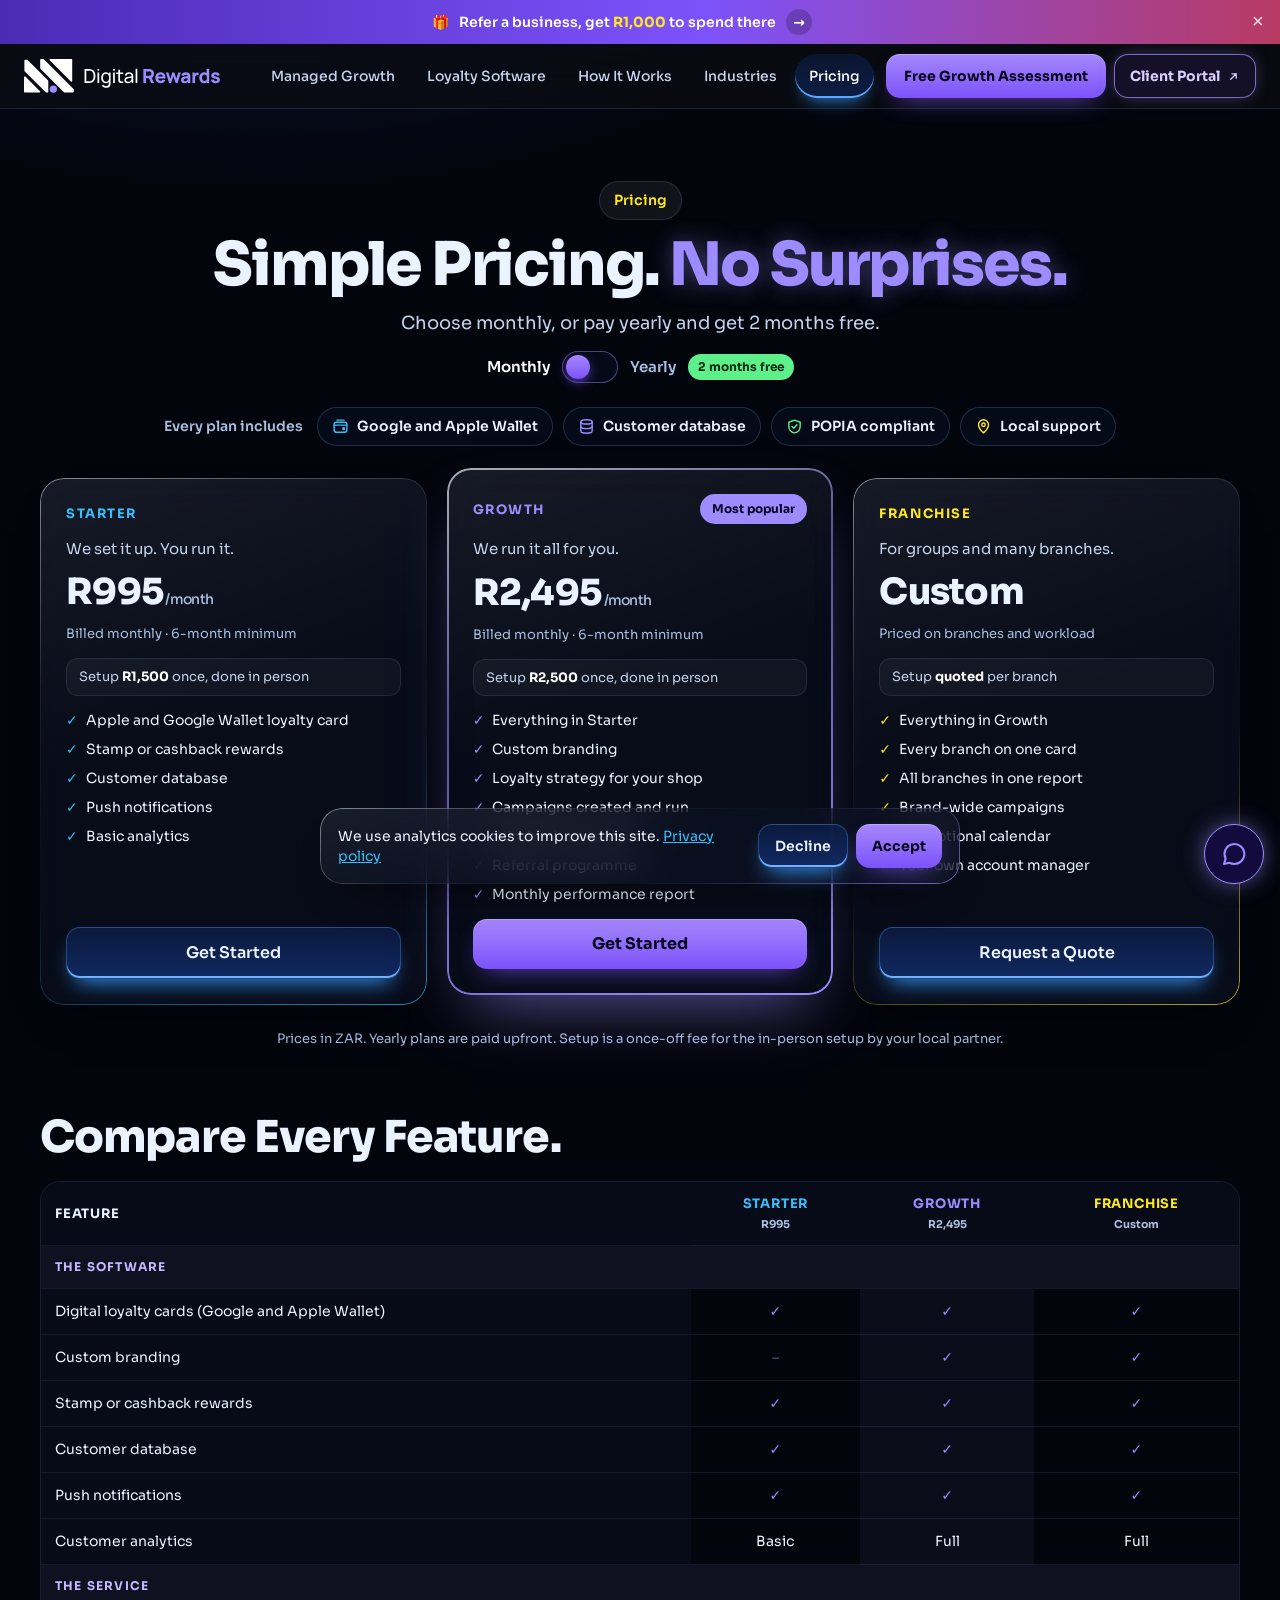
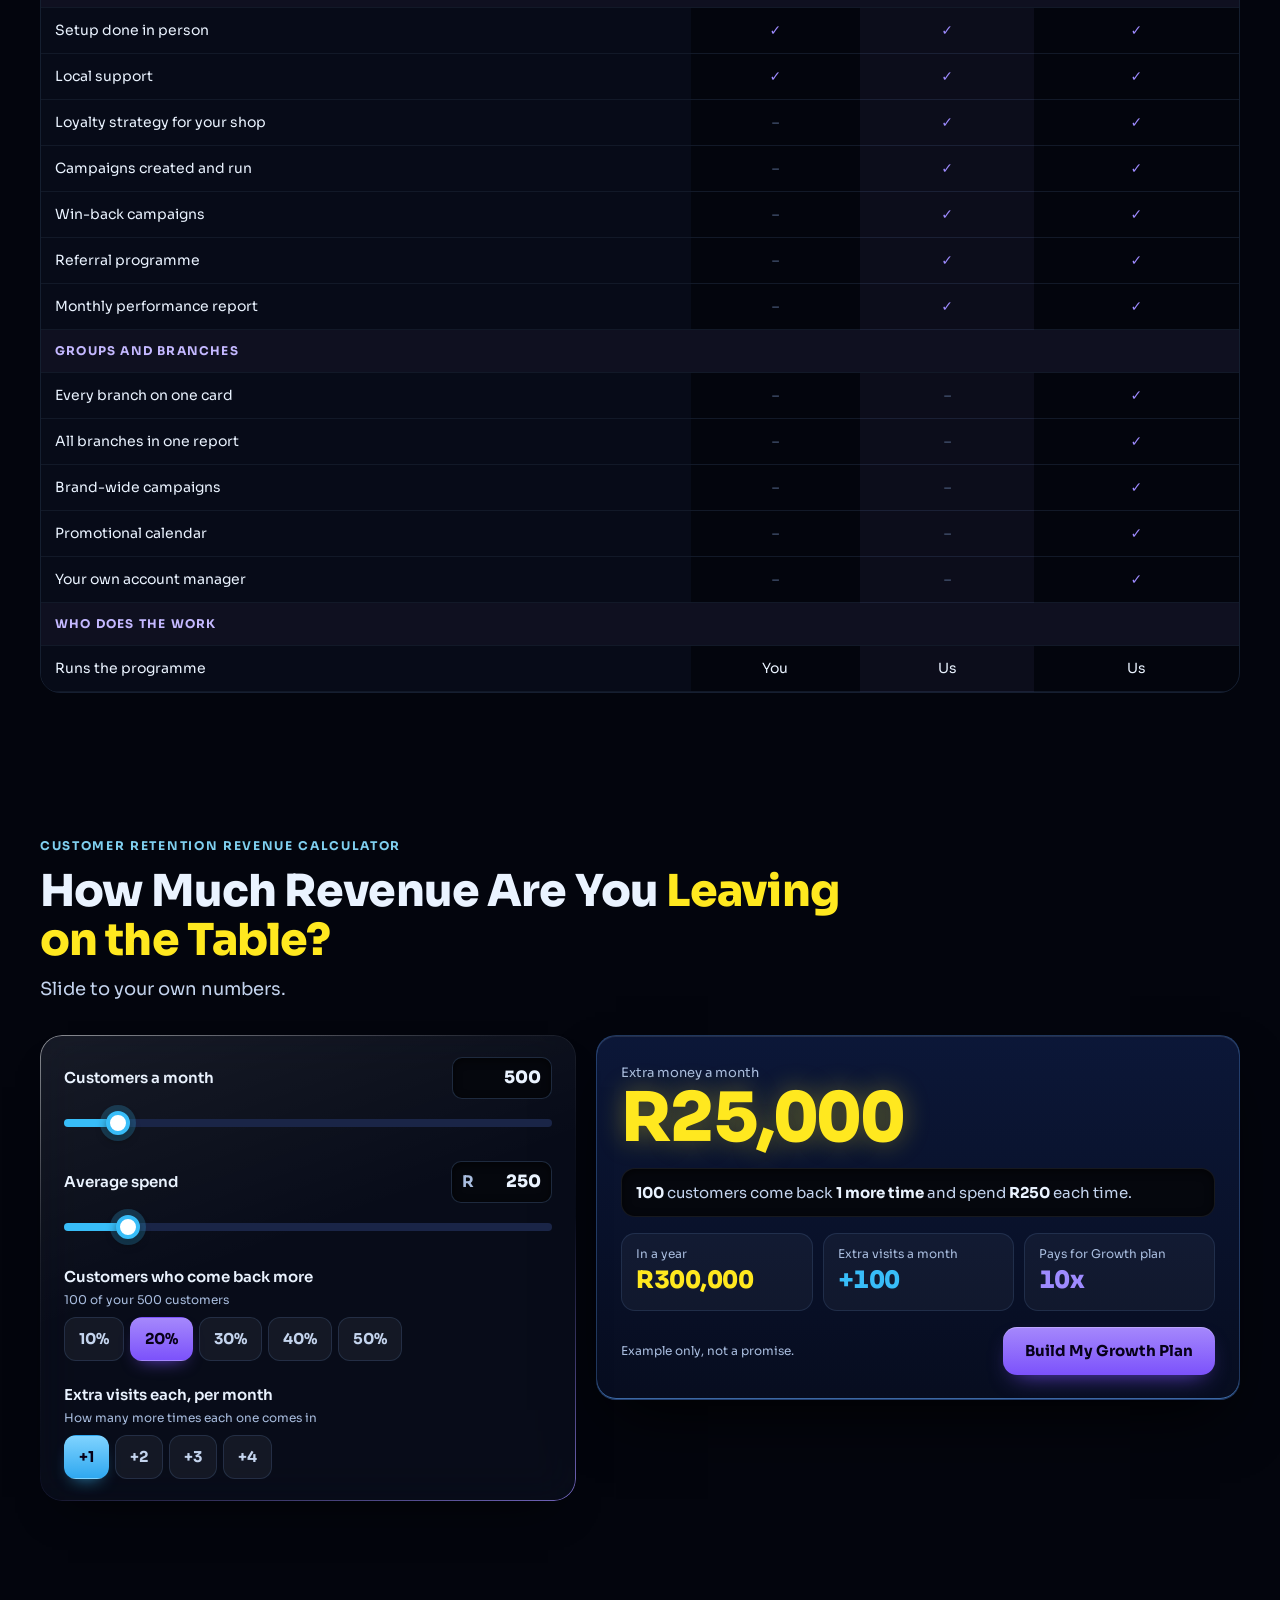
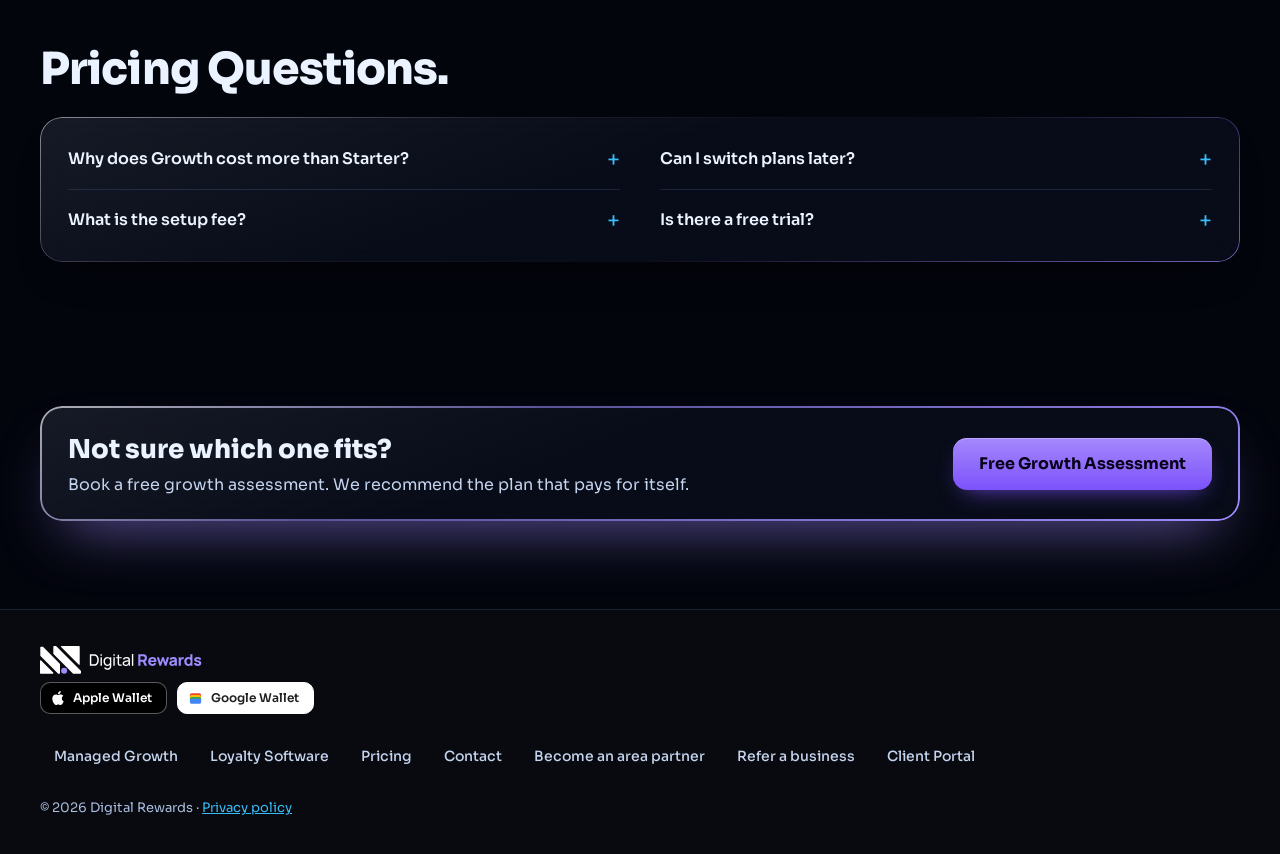
<file: pricing.html>
<!doctype html>
<html lang="en-ZA">
<head>
<meta charset="utf-8">
<meta name="viewport" content="width=device-width, initial-scale=1">
<title>Pricing | Digital Rewards</title>
<meta name="description" content="Digital Rewards pricing: Starter R995 a month, Growth R2,495 a month, Franchise on quote. Pay yearly and get 2 months free.">
<link rel="canonical" href="https://digitalrewards.co.za/pricing">
<meta property="og:type" content="website">
<meta property="og:title" content="Pricing | Digital Rewards">
<meta property="og:description" content="Digital Rewards pricing: Starter R995 a month, Growth R2,495 a month, Franchise on quote. Pay yearly and get 2 months free.">
<meta property="og:url" content="https://digitalrewards.co.za/pricing">
<meta name="theme-color" content="#03050D">
<link rel="icon" href="favicon.svg?v=2" type="image/svg+xml">
<link rel="icon" href="brand/png/favicon-32.png?v=2" sizes="32x32" type="image/png">
<link rel="apple-touch-icon" href="brand/png/dr-app-icon-180.png">
<meta property="og:image" content="https://digitalrewards.co.za/brand/png/dr-share-1200x630.png">
<meta property="og:image:width" content="1200">
<meta property="og:image:height" content="630">
<link rel="preconnect" href="https://fonts.googleapis.com">
<link rel="preconnect" href="https://fonts.gstatic.com" crossorigin>
<link rel="stylesheet" href="https://fonts.googleapis.com/css2?family=Sora:wght@400;500;600;700;800&display=swap">
<link rel="stylesheet" href="styles.css?v=202611281200">
<link rel="stylesheet" href="v2.css?v=202611281200">
</head>
<body>
<a class="skip" href="#main">Skip to content</a>
<div style="background: radial-gradient(ellipse 1200px 700px at 20% -6%, rgba(29,53,140,0.42), transparent 62%), #03050D; color: #EAF3FF; font-family: Sora, system-ui, sans-serif; font-size: 16px; line-height: 1.5; color-scheme: dark">

<header style="position: sticky; top: 0; z-index: 20; background: rgba(11,13,17,0.74); backdrop-filter: blur(22px) saturate(150%); border-bottom: 1px solid rgba(120,170,235,0.16)">
<div style="max-width: 1200px; margin: 0 auto; padding: 10px 24px; display: flex; flex-wrap: wrap; align-items: center; justify-content: space-between; gap: 8px 20px">
<a href="./" style="display: flex; align-items: center; gap: 10px; color: #FFFFFF; text-decoration: none; font-weight: 800; font-size: 18px; min-height: 44px">
<img src="brand/dr-logo-horizontal.svg" alt="Digital Rewards" width="198" height="34" style="display:block"></a>
<a class="portal portal-m" href="https://app.digitalrewards.co.za/" target="_blank" rel="noopener" aria-label="Client Portal (opens in a new tab)"><svg aria-hidden="true" class="portal-ic" width="18" height="18" viewBox="0 0 24 24" fill="none" stroke="currentColor" stroke-width="2" stroke-linecap="round" stroke-linejoin="round"><circle cx="12" cy="8" r="4"/><path d="M4 21a8 8 0 0116 0"/></svg></a>
<nav aria-label="Main" style="display: flex; flex-wrap: wrap; align-items: center; gap: 2px 4px">
<a class="pill" href="managed-growth">Managed Growth</a>
<a class="pill" href="loyalty-software">Loyalty Software</a>
<a class="pill" href="./#how">How It Works</a>
<a class="pill" href="./#industries">Industries</a>
<a class="pill" href="pricing">Pricing</a>
<a class="cta" href="contact" style="min-height: 44px; padding: 0 18px; font-size: 14px; margin-left: 8px">Free Growth Assessment</a>
<a class="portal portal-d" href="https://app.digitalrewards.co.za/" target="_blank" rel="noopener" aria-label="Client Portal (opens in a new tab)" title="Client Portal"><svg aria-hidden="true" class="portal-ic" width="18" height="18" viewBox="0 0 24 24" fill="none" stroke="currentColor" stroke-width="2" stroke-linecap="round" stroke-linejoin="round"><circle cx="12" cy="8" r="4"/><path d="M4 21a8 8 0 0116 0"/></svg><span>Client Portal</span><svg aria-hidden="true" class="portal-ar" width="13" height="13" viewBox="0 0 24 24" fill="none" stroke="currentColor" stroke-width="2.4" stroke-linecap="round" stroke-linejoin="round"><path d="M7 17L17 7M9 7h8v8"/></svg></a>
</nav>
</div>
</header>

<main id="main">
<section class="v2-sec pr" data-pr style="padding-bottom: 32px">
<div class="v2-in" style="gap: 24px">
<div class="pr-top">
<span class="chip" style="color: #FFE81F">Pricing</span>
<h1 class="v2-h1">Simple Pricing. <span class="v2-v">No Surprises.</span></h1>
<p class="v2-sub">Choose monthly, or pay yearly and get 2 months free.</p>
<div class="pr-tg"><span class="pr-lm on">Monthly</span><button type="button" class="pr-sw" role="switch" aria-checked="false" aria-label="Pay yearly"></button><span class="pr-ly">Yearly</span><span class="pr-save">2 months free</span></div>
</div>
<div class="pr-inc"><strong>Every plan includes</strong>
<span><svg class="pr-ic" style="color:#38BDF8" viewBox="0 0 24 24" aria-hidden="true"><g fill="none" stroke="currentColor" stroke-width="2" stroke-linecap="round" stroke-linejoin="round"><rect x="3" y="6" width="18" height="14" rx="3"/><path d="M3 10h18"/><path d="M7 3h10"/><circle cx="16.5" cy="15" r="1.2" fill="currentColor"/></g></svg>Google and Apple Wallet</span>
<span><svg class="pr-ic" style="color:#9E8BFF" viewBox="0 0 24 24" aria-hidden="true"><g fill="none" stroke="currentColor" stroke-width="2" stroke-linecap="round" stroke-linejoin="round"><ellipse cx="12" cy="5.5" rx="8" ry="3"/><path d="M4 5.5v13c0 1.7 3.6 3 8 3s8-1.3 8-3v-13"/><path d="M4 12c0 1.7 3.6 3 8 3s8-1.3 8-3"/></g></svg>Customer database</span>
<span><svg class="pr-ic" style="color:#5EF08A" viewBox="0 0 24 24" aria-hidden="true"><g fill="none" stroke="currentColor" stroke-width="2" stroke-linecap="round" stroke-linejoin="round"><path d="M12 3l8 3v6c0 4.5-3.4 8.2-8 9-4.6-.8-8-4.5-8-9V6z"/><path d="M8.5 12l2.5 2.5 4.5-5"/></g></svg>POPIA compliant</span>
<span><svg class="pr-ic" style="color:#FFE81F" viewBox="0 0 24 24" aria-hidden="true"><g fill="none" stroke="currentColor" stroke-width="2" stroke-linecap="round" stroke-linejoin="round"><path d="M12 21s-7-6.2-7-11.5a7 7 0 0114 0C19 14.8 12 21 12 21z"/><circle cx="12" cy="9.5" r="2.5"/></g></svg>Local support</span>
</div>
<div class="pr-grid">
<div class="glass pr-card" style="--pc: #38BDF8; --c: #38BDF8">
<h4>Starter</h4>
<p class="pr-tag">We set it up. You run it.</p>
<div class="v2-price"><span class="pr-m">R995</span><span class="pr-y"><span class="pr-was">R995</span>R829</span><small> /month</small></div>
<div class="pr-bill"><span class="pr-m">Billed monthly · 6-month minimum</span><span class="pr-y">R9,950 paid yearly upfront · <b>save R1,990</b></span></div>
<div class="pr-setup">Setup <b>R1,500</b> once, done in person</div>
<ul><li>Apple and Google Wallet loyalty card</li><li>Stamp or cashback rewards</li><li>Customer database</li><li>Push notifications</li><li>Basic analytics</li></ul>
<a class="edge" href="contact">Get Started</a>
</div>
<div class="glass pr-card feat" style="--pc: #9E8BFF">
<div class="pr-hd"><h4>Growth</h4><span class="v2-badge">Most popular</span></div>
<p class="pr-tag">We run it all for you.</p>
<div class="v2-price"><span class="pr-m">R2,495</span><span class="pr-y"><span class="pr-was">R2,495</span>R2,079</span><small> /month</small></div>
<div class="pr-bill"><span class="pr-m">Billed monthly · 6-month minimum</span><span class="pr-y">R24,950 paid yearly upfront · <b>save R4,990</b></span></div>
<div class="pr-setup">Setup <b>R2,500</b> once, done in person</div>
<ul><li>Everything in Starter</li><li>Custom branding</li><li>Loyalty strategy for your shop</li><li>Campaigns created and run</li><li>Win-back campaigns</li><li>Referral programme</li><li>Monthly performance report</li></ul>
<a class="cta" href="contact">Get Started</a>
</div>
<div class="glass pr-card" style="--pc: #FFE81F; --c: #FFE81F">
<h4>Franchise</h4>
<p class="pr-tag">For groups and many branches.</p>
<div class="v2-price">Custom</div>
<div class="pr-bill">Priced on branches and workload</div>
<div class="pr-setup">Setup <b>quoted</b> per branch</div>
<ul><li>Everything in Growth</li><li>Every branch on one card</li><li>All branches in one report</li><li>Brand-wide campaigns</li><li>Promotional calendar</li><li>Your own account manager</li></ul>
<a class="edge" href="contact">Request a Quote</a>
</div>
</div>
<p class="v2-fine" style="text-align: center">Prices in ZAR. Yearly plans are paid upfront. Setup is a once-off fee for the in-person setup by your local partner.</p>
</div>
</section>

<section class="v2-sec" style="padding-top: 32px">
<div class="v2-in" style="gap: 20px">
<h2 class="v2-h2">Compare Every Feature.</h2>
<div class="v2-tablewrap"><table class="v2-table">
<caption class="skip">Feature comparison of the three plans</caption>
<thead><tr><th scope="col">Feature</th><th scope="col" style="color: #38BDF8">Starter<br><small style="text-transform: none; letter-spacing: 0; color: #A9BDDF">R995</small></th><th scope="col" class="mg">Growth<br><small style="text-transform: none; letter-spacing: 0; color: #A9BDDF">R2,495</small></th><th scope="col" style="color: #FFE81F">Franchise<br><small style="text-transform: none; letter-spacing: 0; color: #A9BDDF">Custom</small></th></tr></thead>
<tbody><tr class="grp"><td colspan="4">The software</td></tr><tr><td>Digital loyalty cards (Google and Apple Wallet)</td><td><span class="v2-yes" aria-label="Included">✓</span></td><td class="mgc"><span class="v2-yes" aria-label="Included">✓</span></td><td><span class="v2-yes" aria-label="Included">✓</span></td></tr><tr><td>Custom branding</td><td><span class="v2-no" aria-label="Not included">–</span></td><td class="mgc"><span class="v2-yes" aria-label="Included">✓</span></td><td><span class="v2-yes" aria-label="Included">✓</span></td></tr><tr><td>Stamp or cashback rewards</td><td><span class="v2-yes" aria-label="Included">✓</span></td><td class="mgc"><span class="v2-yes" aria-label="Included">✓</span></td><td><span class="v2-yes" aria-label="Included">✓</span></td></tr><tr><td>Customer database</td><td><span class="v2-yes" aria-label="Included">✓</span></td><td class="mgc"><span class="v2-yes" aria-label="Included">✓</span></td><td><span class="v2-yes" aria-label="Included">✓</span></td></tr><tr><td>Push notifications</td><td><span class="v2-yes" aria-label="Included">✓</span></td><td class="mgc"><span class="v2-yes" aria-label="Included">✓</span></td><td><span class="v2-yes" aria-label="Included">✓</span></td></tr><tr><td>Customer analytics</td><td>Basic</td><td class="mgc">Full</td><td>Full</td></tr><tr class="grp"><td colspan="4">The service</td></tr><tr><td>Setup done in person</td><td><span class="v2-yes" aria-label="Included">✓</span></td><td class="mgc"><span class="v2-yes" aria-label="Included">✓</span></td><td><span class="v2-yes" aria-label="Included">✓</span></td></tr><tr><td>Local support</td><td><span class="v2-yes" aria-label="Included">✓</span></td><td class="mgc"><span class="v2-yes" aria-label="Included">✓</span></td><td><span class="v2-yes" aria-label="Included">✓</span></td></tr><tr><td>Loyalty strategy for your shop</td><td><span class="v2-no" aria-label="Not included">–</span></td><td class="mgc"><span class="v2-yes" aria-label="Included">✓</span></td><td><span class="v2-yes" aria-label="Included">✓</span></td></tr><tr><td>Campaigns created and run</td><td><span class="v2-no" aria-label="Not included">–</span></td><td class="mgc"><span class="v2-yes" aria-label="Included">✓</span></td><td><span class="v2-yes" aria-label="Included">✓</span></td></tr><tr><td>Win-back campaigns</td><td><span class="v2-no" aria-label="Not included">–</span></td><td class="mgc"><span class="v2-yes" aria-label="Included">✓</span></td><td><span class="v2-yes" aria-label="Included">✓</span></td></tr><tr><td>Referral programme</td><td><span class="v2-no" aria-label="Not included">–</span></td><td class="mgc"><span class="v2-yes" aria-label="Included">✓</span></td><td><span class="v2-yes" aria-label="Included">✓</span></td></tr><tr><td>Monthly performance report</td><td><span class="v2-no" aria-label="Not included">–</span></td><td class="mgc"><span class="v2-yes" aria-label="Included">✓</span></td><td><span class="v2-yes" aria-label="Included">✓</span></td></tr><tr class="grp"><td colspan="4">Groups and branches</td></tr><tr><td>Every branch on one card</td><td><span class="v2-no" aria-label="Not included">–</span></td><td class="mgc"><span class="v2-no" aria-label="Not included">–</span></td><td><span class="v2-yes" aria-label="Included">✓</span></td></tr><tr><td>All branches in one report</td><td><span class="v2-no" aria-label="Not included">–</span></td><td class="mgc"><span class="v2-no" aria-label="Not included">–</span></td><td><span class="v2-yes" aria-label="Included">✓</span></td></tr><tr><td>Brand-wide campaigns</td><td><span class="v2-no" aria-label="Not included">–</span></td><td class="mgc"><span class="v2-no" aria-label="Not included">–</span></td><td><span class="v2-yes" aria-label="Included">✓</span></td></tr><tr><td>Promotional calendar</td><td><span class="v2-no" aria-label="Not included">–</span></td><td class="mgc"><span class="v2-no" aria-label="Not included">–</span></td><td><span class="v2-yes" aria-label="Included">✓</span></td></tr><tr><td>Your own account manager</td><td><span class="v2-no" aria-label="Not included">–</span></td><td class="mgc"><span class="v2-no" aria-label="Not included">–</span></td><td><span class="v2-yes" aria-label="Included">✓</span></td></tr><tr class="grp"><td colspan="4">Who does the work</td></tr><tr><td>Runs the programme</td><td>You</td><td class="mgc">Us</td><td>Us</td></tr></tbody>
</table></div>
</div>
</section>

<section id="calculator" class="v2-sec">
<div class="v2-in">
<div class="v2-head">
<span class="v2-kick">Customer Retention Revenue Calculator</span>
<h2 class="v2-h2">How Much Revenue Are You <span class="v2-y">Leaving on the Table?</span></h2>
<p class="v2-sub">Slide to your own numbers.</p>
</div>
<div class="rc" data-roi data-roi-fee="2495">
<div class="glass rc-in">
<div class="rc-f"><div class="rc-t"><label for="rc-c">Customers a month</label><span class="rc-nb"><input id="rc-c" type="number" inputmode="numeric" min="10" max="20000" value="500" data-roi-in="cust" style="--w: 6ch"></span></div><input class="rc-rx" type="range" min="50" max="5000" step="50" value="500" data-roi-in="cust" aria-label="Customers a month"></div>
<div class="rc-f"><div class="rc-t"><label for="rc-s">Average spend</label><span class="rc-nb"><span>R</span><input id="rc-s" type="number" inputmode="numeric" min="10" max="20000" value="250" data-roi-in="spend" style="--w: 5ch"></span></div><input class="rc-rx" type="range" min="30" max="2000" step="10" value="250" data-roi-in="spend" aria-label="Average spend"></div>
<div class="rc-f"><div class="rc-t"><div><span class="rc-l" id="rc-sh">Customers who come back more</span><small data-roi-out="shareHint">100 of your 500 customers</small></div></div><div class="rc-seg" data-roi-pick="share" role="group" aria-labelledby="rc-sh"><button type="button" data-v="10">10%</button><button type="button" data-v="20" aria-pressed="true">20%</button><button type="button" data-v="30">30%</button><button type="button" data-v="40">40%</button><button type="button" data-v="50">50%</button></div></div>
<div class="rc-f"><div class="rc-t"><div><span class="rc-l" id="rc-vi">Extra visits each, per month</span><small>How many more times each one comes in</small></div></div><div class="rc-seg b" data-roi-pick="visits" role="group" aria-labelledby="rc-vi"><button type="button" data-v="1" aria-pressed="true">+1</button><button type="button" data-v="2">+2</button><button type="button" data-v="3">+3</button><button type="button" data-v="4">+4</button></div></div>
<div class="rc-dock" aria-hidden="true"><span>Extra a month</span><b data-roi-out="month">R25,000</b></div>
</div>
<div class="rc-out">
<div><span class="rc-cap">Extra money a month</span><div class="rc-big" aria-live="polite" data-roi-out="month">R25,000</div></div>
<div class="well rc-say"><b data-roi-out="kept">100</b> customers come back <b data-roi-out="visitsTxt">1 more time</b> and spend <b data-roi-out="spend">R250</b> each time.</div>
<div class="rc-stats">
<div class="rc-stat"><small>In a year</small><b style="color: #FFE81F" data-roi-out="year">R300,000</b></div>
<div class="rc-stat"><small>Extra visits a month</small><b style="color: #38BDF8">+<span data-roi-out="extra">100</span></b></div>
<div class="rc-stat"><small>Pays for Growth plan</small><b style="color: #9E8BFF" data-roi-out="times">10x</b></div>
</div>
<div class="rc-cta"><span>Example only, not a promise.</span><a class="cta" href="#assessment">Build My Growth Plan</a></div>
</div>
</div>
</div>
</section>

<section class="v2-sec">
<div class="v2-in" style="gap: 24px">
<h2 class="v2-h2">Pricing Questions.</h2>
<div class="glass" style="padding: 12px 28px; display: grid; grid-template-columns: repeat(auto-fit, minmax(320px, 1fr)); gap: 0 40px; align-items: start">
<div style="display: flex; flex-direction: column"><details style="border-bottom: 1px solid rgba(120,170,235,0.16); padding: 8px 0"><summary>Why does Growth cost more than Starter?</summary><p style="margin: 4px 0 10px; color: #C4D4EE; font-size: 15px">You are paying for a team that plans, builds and runs your programme every month, not just for software access.</p></details><details style="padding: 8px 0"><summary>What is the setup fee?</summary><p style="margin: 4px 0 10px; color: #C4D4EE; font-size: 15px">A once-off fee for setting up your programme in person. Franchise setup is quoted per branch.</p></details></div>
<div style="display: flex; flex-direction: column"><details style="border-bottom: 1px solid rgba(120,170,235,0.16); padding: 8px 0"><summary>Can I switch plans later?</summary><p style="margin: 4px 0 10px; color: #C4D4EE; font-size: 15px">Yes. You can move between plans and keep your members and history.</p></details><details style="padding: 8px 0"><summary>Is there a free trial?</summary><p style="margin: 4px 0 10px; color: #C4D4EE; font-size: 15px">Book a demo first. We show you the dashboard and answer questions before you pay anything.</p></details></div>
</div>
</div>
</section>

<section class="v2-sec" style="padding-bottom: 88px">
<div class="v2-in">
<div class="glass v2-band">
<div><h3>Not sure which one fits?</h3><p>Book a free growth assessment. We recommend the plan that pays for itself.</p></div>
<a class="cta" href="contact">Free Growth Assessment</a>
</div>
</div>
</section>
</main>

<footer style="padding: 36px 24px; border-top: 1px solid rgba(120,170,235,0.16); background: rgba(11,13,17,0.74)">
<div style="max-width: 1200px; margin: 0 auto; display: flex; flex-wrap: wrap; justify-content: space-between; align-items: center; gap: 20px; font-size: 13px; color: #A9BDDF">
<div style="display: flex; flex-direction: column; gap: 8px"><img src="brand/dr-logo-horizontal.svg" alt="Digital Rewards" width="163" height="28" style="display:block"><div class="wa-chips sm" role="group" aria-label="Works with Apple Wallet and Google Wallet"><span class="wa-chip ap"><svg aria-hidden="true" width="14" height="14" viewBox="0 0 24 24" fill="#fff"><path d="M12.152 6.896c-.948 0-2.415-1.078-3.96-1.04-2.04.027-3.91 1.183-4.961 3.014-2.117 3.675-.546 9.103 1.519 12.09 1.013 1.454 2.208 3.09 3.792 3.039 1.52-.065 2.09-.987 3.935-.987 1.831 0 2.35.987 3.96.948 1.637-.026 2.676-1.48 3.676-2.948 1.156-1.688 1.636-3.325 1.662-3.415-.039-.013-3.182-1.221-3.22-4.857-.026-3.04 2.48-4.494 2.597-4.559-1.429-2.09-3.623-2.324-4.39-2.376-2-.156-3.675 1.09-4.61 1.09zM15.53 3.83c.843-1.012 1.4-2.427 1.245-3.83-1.207.052-2.662.805-3.532 1.818-.78.896-1.454 2.338-1.273 3.714 1.338.104 2.715-.688 3.559-1.701"/></svg><span>Apple Wallet</span></span><span class="wa-chip gg"><svg aria-hidden="true" width="15" height="15" viewBox="0 0 24 24"><rect x="3" y="3.5" width="18" height="8" rx="3" fill="#EA4335"/><rect x="3" y="6.5" width="18" height="8" rx="3" fill="#FBBC04"/><rect x="3" y="9.5" width="18" height="8" rx="3" fill="#34A853"/><path d="M3 15.5a3 3 0 013-3h15v5a3 3 0 01-3 3H6a3 3 0 01-3-3z" fill="#4285F4"/></svg><span>Google Wallet</span></span></div></div>
<nav aria-label="Footer" style="display: flex; flex-wrap: wrap; gap: 2px 4px">
<a class="pill" href="managed-growth">Managed Growth</a><a class="pill" href="loyalty-software">Loyalty Software</a><a class="pill" href="pricing">Pricing</a><a class="pill" href="contact">Contact</a><a class="pill" href="area-partners">Become an area partner</a><a class="pill" href="refer">Refer a business</a><a class="pill" href="https://app.digitalrewards.co.za/" target="_blank" rel="noopener">Client Portal</a>
</nav>
<div>© 2026 Digital Rewards · <a href="privacy">Privacy policy</a></div>
</div>
</footer>

</div>
<script src="config.js?v=202611281200"></script>
<script src="site.js?v=202611281200"></script>
<script src="v2.js?v=202611281200"></script>
</body>
</html>
</file>
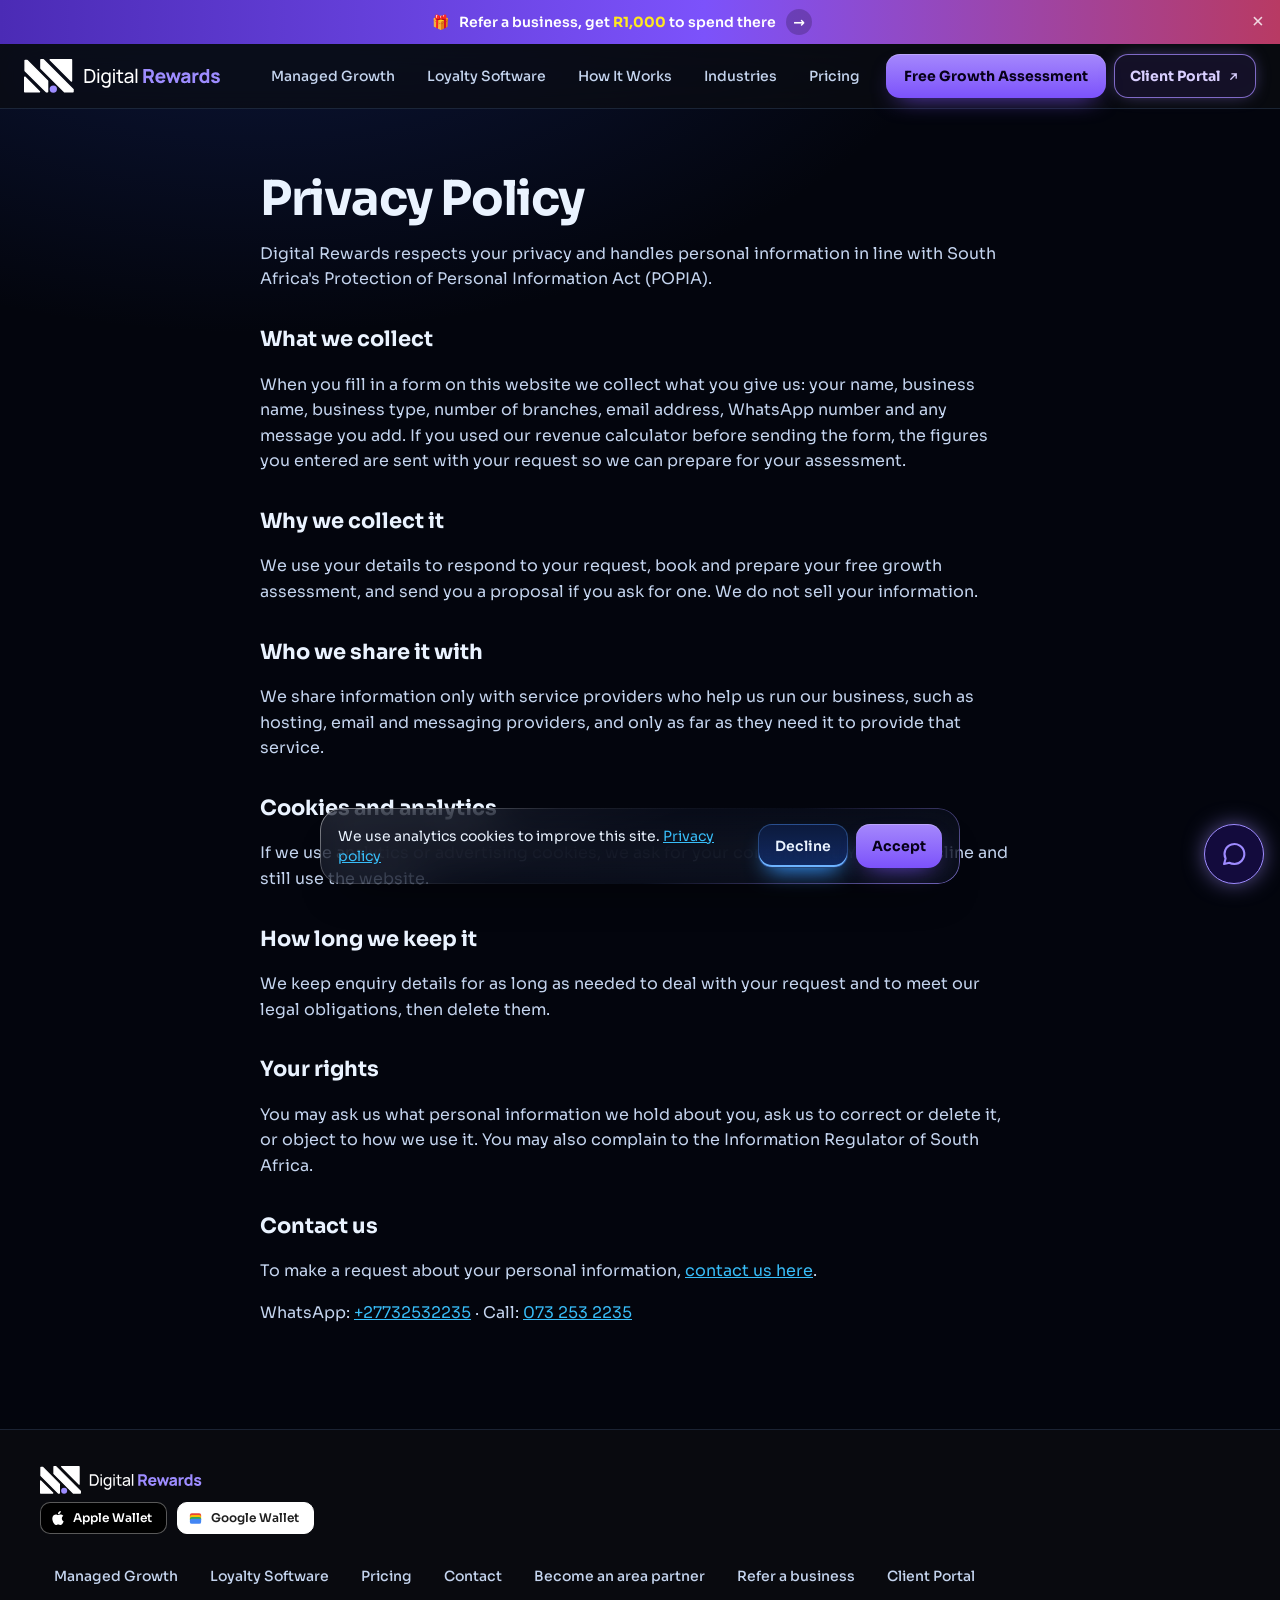
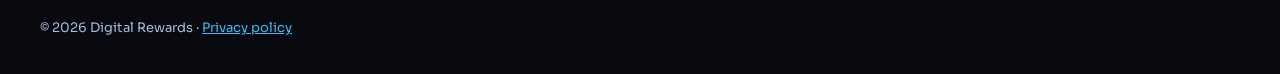
<file: privacy.html>
<!doctype html>
<html lang="en-ZA">
<head>
<meta charset="utf-8">
<meta name="viewport" content="width=device-width, initial-scale=1">
<title>Privacy Policy | Digital Rewards</title>
<meta name="description" content="How Digital Rewards handles your personal information under POPIA.">
<link rel="canonical" href="https://digitalrewards.co.za/privacy">
<meta property="og:type" content="website">
<meta property="og:title" content="Privacy Policy | Digital Rewards">
<meta property="og:description" content="How Digital Rewards handles your personal information under POPIA.">
<meta property="og:url" content="https://digitalrewards.co.za/privacy">
<meta name="theme-color" content="#03050D">
<link rel="icon" href="favicon.svg?v=2" type="image/svg+xml">
<link rel="icon" href="brand/png/favicon-32.png?v=2" sizes="32x32" type="image/png">
<link rel="apple-touch-icon" href="brand/png/dr-app-icon-180.png">
<meta property="og:image" content="https://digitalrewards.co.za/brand/png/dr-share-1200x630.png">
<meta property="og:image:width" content="1200">
<meta property="og:image:height" content="630">
<link rel="preconnect" href="https://fonts.googleapis.com">
<link rel="preconnect" href="https://fonts.gstatic.com" crossorigin>
<link rel="stylesheet" href="https://fonts.googleapis.com/css2?family=Sora:wght@400;500;600;700;800&display=swap">
<link rel="stylesheet" href="styles.css?v=202611281200">
<link rel="stylesheet" href="v2.css?v=202611281200">
</head>
<body>
<a class="skip" href="#main">Skip to content</a>
<div style="background: radial-gradient(ellipse 1200px 700px at 20% -6%, rgba(29,53,140,0.42), transparent 62%), #03050D; color: #EAF3FF; font-family: Sora, system-ui, sans-serif; font-size: 16px; line-height: 1.5; color-scheme: dark">

<header style="position: sticky; top: 0; z-index: 20; background: rgba(11,13,17,0.74); backdrop-filter: blur(22px) saturate(150%); border-bottom: 1px solid rgba(120,170,235,0.16)">
<div style="max-width: 1200px; margin: 0 auto; padding: 10px 24px; display: flex; flex-wrap: wrap; align-items: center; justify-content: space-between; gap: 8px 20px">
<a href="./" style="display: flex; align-items: center; gap: 10px; color: #FFFFFF; text-decoration: none; font-weight: 800; font-size: 18px; min-height: 44px">
<img src="brand/dr-logo-horizontal.svg" alt="Digital Rewards" width="198" height="34" style="display:block"></a>
<a class="portal portal-m" href="https://app.digitalrewards.co.za/" target="_blank" rel="noopener" aria-label="Client Portal (opens in a new tab)"><svg aria-hidden="true" class="portal-ic" width="18" height="18" viewBox="0 0 24 24" fill="none" stroke="currentColor" stroke-width="2" stroke-linecap="round" stroke-linejoin="round"><circle cx="12" cy="8" r="4"/><path d="M4 21a8 8 0 0116 0"/></svg></a>
<nav aria-label="Main" style="display: flex; flex-wrap: wrap; align-items: center; gap: 2px 4px">
<a class="pill" href="managed-growth">Managed Growth</a>
<a class="pill" href="loyalty-software">Loyalty Software</a>
<a class="pill" href="./#how">How It Works</a>
<a class="pill" href="./#industries">Industries</a>
<a class="pill" href="pricing">Pricing</a>
<a class="cta" href="contact" style="min-height: 44px; padding: 0 18px; font-size: 14px; margin-left: 8px">Free Growth Assessment</a>
<a class="portal portal-d" href="https://app.digitalrewards.co.za/" target="_blank" rel="noopener" aria-label="Client Portal (opens in a new tab)" title="Client Portal"><svg aria-hidden="true" class="portal-ic" width="18" height="18" viewBox="0 0 24 24" fill="none" stroke="currentColor" stroke-width="2" stroke-linecap="round" stroke-linejoin="round"><circle cx="12" cy="8" r="4"/><path d="M4 21a8 8 0 0116 0"/></svg><span>Client Portal</span><svg aria-hidden="true" class="portal-ar" width="13" height="13" viewBox="0 0 24 24" fill="none" stroke="currentColor" stroke-width="2.4" stroke-linecap="round" stroke-linejoin="round"><path d="M7 17L17 7M9 7h8v8"/></svg></a>
</nav>
</div>
</header>

<main id="main">

<div class="prose">
<h1>Privacy Policy</h1>
<p>Digital Rewards respects your privacy and handles personal information in line with South Africa's Protection of Personal Information Act (POPIA).</p>
<h2>What we collect</h2>
<p>When you fill in a form on this website we collect what you give us: your name, business name, business type, number of branches, email address, WhatsApp number and any message you add. If you used our revenue calculator before sending the form, the figures you entered are sent with your request so we can prepare for your assessment.</p>
<h2>Why we collect it</h2>
<p>We use your details to respond to your request, book and prepare your free growth assessment, and send you a proposal if you ask for one. We do not sell your information.</p>
<h2>Who we share it with</h2>
<p>We share information only with service providers who help us run our business, such as hosting, email and messaging providers, and only as far as they need it to provide that service.</p>
<h2>Cookies and analytics</h2>
<p>If we use analytics or advertising cookies, we ask for your consent first. You can decline and still use the website.</p>
<h2>How long we keep it</h2>
<p>We keep enquiry details for as long as needed to deal with your request and to meet our legal obligations, then delete them.</p>
<h2>Your rights</h2>
<p>You may ask us what personal information we hold about you, ask us to correct or delete it, or object to how we use it. You may also complain to the Information Regulator of South Africa.</p>
<h2>Contact us</h2>
<p>To make a request about your personal information, <a href="contact">contact us here</a>.</p>
<p data-contact></p>
</div>

</main>

<footer style="padding: 36px 24px; border-top: 1px solid rgba(120,170,235,0.16); background: rgba(11,13,17,0.74)">
<div style="max-width: 1200px; margin: 0 auto; display: flex; flex-wrap: wrap; justify-content: space-between; align-items: center; gap: 20px; font-size: 13px; color: #A9BDDF">
<div style="display: flex; flex-direction: column; gap: 8px"><img src="brand/dr-logo-horizontal.svg" alt="Digital Rewards" width="163" height="28" style="display:block"><div class="wa-chips sm" role="group" aria-label="Works with Apple Wallet and Google Wallet"><span class="wa-chip ap"><svg aria-hidden="true" width="14" height="14" viewBox="0 0 24 24" fill="#fff"><path d="M12.152 6.896c-.948 0-2.415-1.078-3.96-1.04-2.04.027-3.91 1.183-4.961 3.014-2.117 3.675-.546 9.103 1.519 12.09 1.013 1.454 2.208 3.09 3.792 3.039 1.52-.065 2.09-.987 3.935-.987 1.831 0 2.35.987 3.96.948 1.637-.026 2.676-1.48 3.676-2.948 1.156-1.688 1.636-3.325 1.662-3.415-.039-.013-3.182-1.221-3.22-4.857-.026-3.04 2.48-4.494 2.597-4.559-1.429-2.09-3.623-2.324-4.39-2.376-2-.156-3.675 1.09-4.61 1.09zM15.53 3.83c.843-1.012 1.4-2.427 1.245-3.83-1.207.052-2.662.805-3.532 1.818-.78.896-1.454 2.338-1.273 3.714 1.338.104 2.715-.688 3.559-1.701"/></svg><span>Apple Wallet</span></span><span class="wa-chip gg"><svg aria-hidden="true" width="15" height="15" viewBox="0 0 24 24"><rect x="3" y="3.5" width="18" height="8" rx="3" fill="#EA4335"/><rect x="3" y="6.5" width="18" height="8" rx="3" fill="#FBBC04"/><rect x="3" y="9.5" width="18" height="8" rx="3" fill="#34A853"/><path d="M3 15.5a3 3 0 013-3h15v5a3 3 0 01-3 3H6a3 3 0 01-3-3z" fill="#4285F4"/></svg><span>Google Wallet</span></span></div></div>
<nav aria-label="Footer" style="display: flex; flex-wrap: wrap; gap: 2px 4px">
<a class="pill" href="managed-growth">Managed Growth</a><a class="pill" href="loyalty-software">Loyalty Software</a><a class="pill" href="pricing">Pricing</a><a class="pill" href="contact">Contact</a><a class="pill" href="area-partners">Become an area partner</a><a class="pill" href="refer">Refer a business</a><a class="pill" href="https://app.digitalrewards.co.za/" target="_blank" rel="noopener">Client Portal</a>
</nav>
<div>© 2026 Digital Rewards · <a href="privacy">Privacy policy</a></div>
</div>
</footer>

</div>
<script src="config.js?v=202611281200"></script>
<script src="site.js?v=202611281200"></script>
<script src="v2.js?v=202611281200"></script>
</body>
</html>
</file>
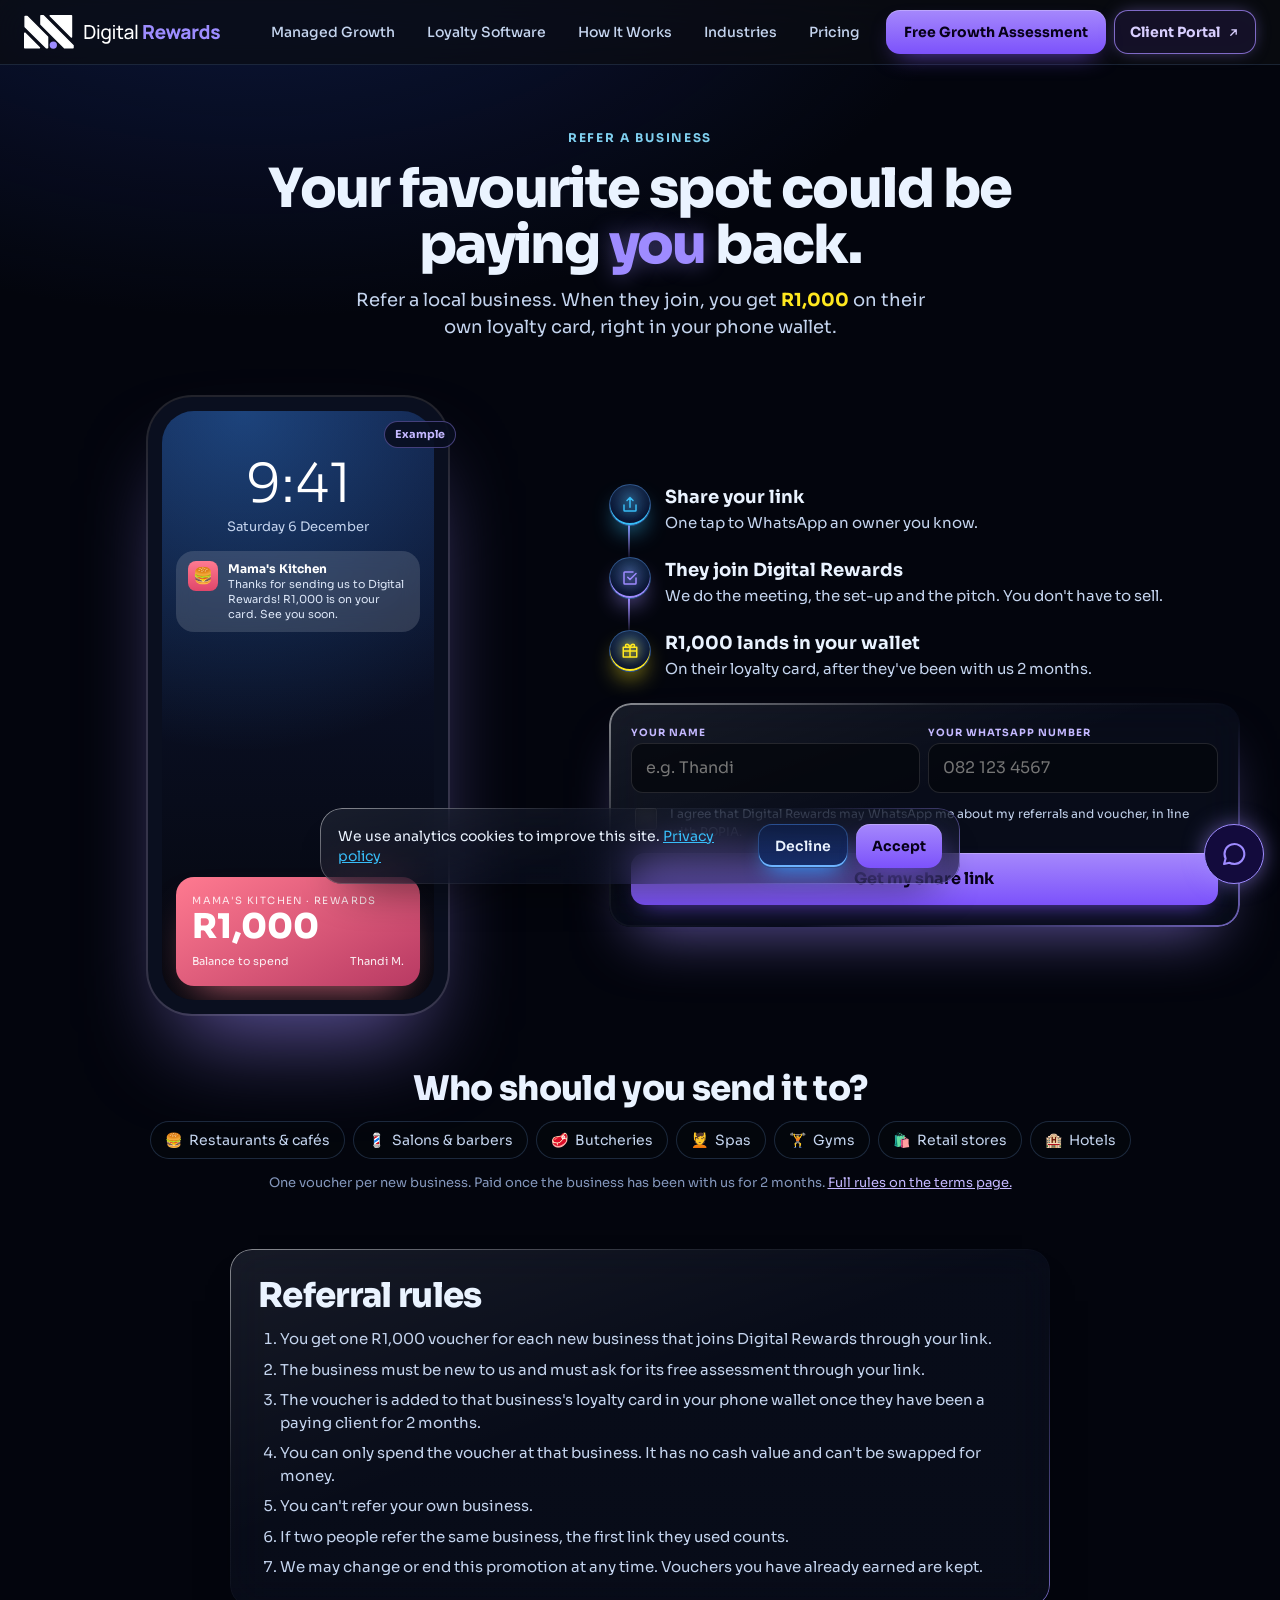
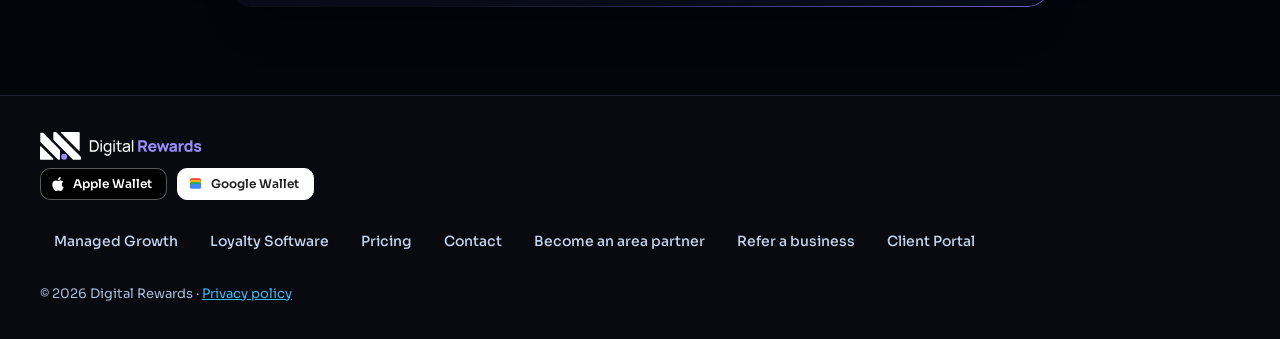
<file: refer.html>
<!doctype html>
<html lang="en-ZA">
<head>
<meta charset="utf-8">
<meta name="viewport" content="width=device-width, initial-scale=1">
<title>Refer a Business, Get R1,000 | Digital Rewards</title>
<meta name="description" content="Refer a local business to Digital Rewards. When they join, you get R1,000 on their own loyalty card, right in your phone wallet.">
<link rel="canonical" href="https://digitalrewards.co.za/refer">
<meta property="og:type" content="website">
<meta property="og:title" content="Refer a Business, Get R1,000 | Digital Rewards">
<meta property="og:description" content="Refer a local business to Digital Rewards. When they join, you get R1,000 on their own loyalty card, right in your phone wallet.">
<meta property="og:url" content="https://digitalrewards.co.za/refer">
<meta name="theme-color" content="#03050D">
<link rel="icon" href="favicon.svg?v=2" type="image/svg+xml">
<link rel="icon" href="brand/png/favicon-32.png?v=2" sizes="32x32" type="image/png">
<link rel="apple-touch-icon" href="brand/png/dr-app-icon-180.png">
<meta property="og:image" content="https://digitalrewards.co.za/brand/png/dr-share-1200x630.png">
<meta property="og:image:width" content="1200">
<meta property="og:image:height" content="630">
<link rel="preconnect" href="https://fonts.googleapis.com">
<link rel="preconnect" href="https://fonts.gstatic.com" crossorigin>
<link rel="stylesheet" href="https://fonts.googleapis.com/css2?family=Sora:wght@400;500;600;700;800&display=swap">
<link rel="stylesheet" href="styles.css?v=202611281200">
<link rel="stylesheet" href="v2.css?v=202611281200">
</head>
<body>
<a class="skip" href="#main">Skip to content</a>
<div style="background: radial-gradient(ellipse 1200px 700px at 20% -6%, rgba(29,53,140,0.42), transparent 62%), #03050D; color: #EAF3FF; font-family: Sora, system-ui, sans-serif; font-size: 16px; line-height: 1.5; color-scheme: dark">

<header style="position: sticky; top: 0; z-index: 20; background: rgba(11,13,17,0.74); backdrop-filter: blur(22px) saturate(150%); border-bottom: 1px solid rgba(120,170,235,0.16)">
<div style="max-width: 1200px; margin: 0 auto; padding: 10px 24px; display: flex; flex-wrap: wrap; align-items: center; justify-content: space-between; gap: 8px 20px">
<a href="./" style="display: flex; align-items: center; gap: 10px; color: #FFFFFF; text-decoration: none; font-weight: 800; font-size: 18px; min-height: 44px">
<img src="brand/dr-logo-horizontal.svg" alt="Digital Rewards" width="198" height="34" style="display:block"></a>
<a class="portal portal-m" href="https://app.digitalrewards.co.za/" target="_blank" rel="noopener" aria-label="Client Portal (opens in a new tab)"><svg aria-hidden="true" class="portal-ic" width="18" height="18" viewBox="0 0 24 24" fill="none" stroke="currentColor" stroke-width="2" stroke-linecap="round" stroke-linejoin="round"><circle cx="12" cy="8" r="4"/><path d="M4 21a8 8 0 0116 0"/></svg></a>
<nav aria-label="Main" style="display: flex; flex-wrap: wrap; align-items: center; gap: 2px 4px">
<a class="pill" href="managed-growth">Managed Growth</a>
<a class="pill" href="loyalty-software">Loyalty Software</a>
<a class="pill" href="./#how">How It Works</a>
<a class="pill" href="./#industries">Industries</a>
<a class="pill" href="pricing">Pricing</a>
<a class="cta" href="contact#assessment" style="min-height: 44px; padding: 0 18px; font-size: 14px; margin-left: 8px">Free Growth Assessment</a>
<a class="portal portal-d" href="https://app.digitalrewards.co.za/" target="_blank" rel="noopener" aria-label="Client Portal (opens in a new tab)" title="Client Portal"><svg aria-hidden="true" class="portal-ic" width="18" height="18" viewBox="0 0 24 24" fill="none" stroke="currentColor" stroke-width="2" stroke-linecap="round" stroke-linejoin="round"><circle cx="12" cy="8" r="4"/><path d="M4 21a8 8 0 0116 0"/></svg><span>Client Portal</span><svg aria-hidden="true" class="portal-ar" width="13" height="13" viewBox="0 0 24 24" fill="none" stroke="currentColor" stroke-width="2.4" stroke-linecap="round" stroke-linejoin="round"><path d="M7 17L17 7M9 7h8v8"/></svg></a>
</nav>
</div>
</header>

<main id="main" class="rf">
<section class="rf-wrap">
<div class="rf-top">
<span class="v2-kick">Refer a business</span>
<h1>Your favourite spot could be paying <span class="rf-pu">you</span> back.</h1>
<p>Refer a local business. When they join, you get <b>R1,000</b> on their own loyalty card, right in your phone wallet.</p>
</div>
<div class="rf-grid">
<div class="rf-ph" role="img" aria-label="Example: a R1,000 balance on a restaurant's loyalty card in a phone wallet">
<div class="rf-scr">
<div class="rf-time">9:41</div>
<div class="rf-date">Saturday 6 December</div>
<div class="rf-note"><i aria-hidden="true">🍔</i><div><b>Mama's Kitchen</b><small>Thanks for sending us to Digital Rewards! R1,000 is on your card. See you soon.</small></div></div>
<div class="rf-card"><small>Mama's Kitchen · Rewards</small><b>R1,000</b><div class="r"><span>Balance to spend</span><span>Thandi M.</span></div></div>
</div>
<span class="rf-ex">Example</span>
</div>
<div class="rf-r">
<ol class="rf-tl">
<li><span class="orb" style="color: #38BDF8"><svg class="neon" aria-hidden="true" width="18" height="18" viewBox="0 0 24 24" fill="none" stroke="currentColor" stroke-width="2" stroke-linecap="round" stroke-linejoin="round"><path d="M4 12v7a1 1 0 001 1h14a1 1 0 001-1v-7M16 6l-4-4-4 4M12 2v13"/></svg></span><b>Share your link</b><span>One tap to WhatsApp an owner you know.</span></li>
<li><span class="orb" style="color: #9E8BFF"><svg class="neon" aria-hidden="true" width="18" height="18" viewBox="0 0 24 24" fill="none" stroke="currentColor" stroke-width="2" stroke-linecap="round" stroke-linejoin="round"><path d="M9 11l3 3 8-8M20 12v7a1 1 0 01-1 1H5a1 1 0 01-1-1V5a1 1 0 011-1h11"/></svg></span><b>They join Digital Rewards</b><span>We do the meeting, the set-up and the pitch. You don't have to sell.</span></li>
<li><span class="orb" style="color: #FFE81F"><svg class="neon" aria-hidden="true" width="18" height="18" viewBox="0 0 24 24" fill="none" stroke="currentColor" stroke-width="2" stroke-linecap="round" stroke-linejoin="round"><path d="M3 7h18v13H3zM12 7v13M3 12h18M12 7S10.5 3 8 3a2 2 0 000 4h4zm0 0s1.5-4 4-4a2 2 0 010 4h-4z"/></svg></span><b>R1,000 lands in your wallet</b><span>On their loyalty card, after they've been with us 2 months.</span></li>
</ol>
<div class="glass rf-get" id="get-link" data-ref-box>
<form data-ref-form novalidate>
<div class="pass-two">
<div class="pf"><label for="r-name">Your name</label><input id="r-name" name="name" type="text" autocomplete="name" placeholder="e.g. Thandi" required></div>
<div class="pf"><label for="r-wa">Your WhatsApp number</label><input id="r-wa" name="whatsapp" type="tel" autocomplete="tel" placeholder="082 123 4567" pattern="[0-9+ ]{10,15}" required></div>
</div>
<label class="rf-ok"><input type="checkbox" name="consent" required><span>I agree that Digital Rewards may WhatsApp me about my referrals and voucher, in line with POPIA.</span></label>
<p data-ref-error role="alert" hidden></p>
<button class="cta" type="submit">Get my share link</button>
</form>
<div data-ref-out hidden>
<p class="rf-hi">Your link is ready<span data-ref-name></span>.</p>
<div class="rf-link"><span data-ref-url></span><button class="rf-b" type="button" data-ref-copy>Copy</button></div>
<div class="rf-shr"><a class="rf-b wa" href="#" target="_blank" rel="noopener" data-ref-wa><svg aria-hidden="true" width="18" height="18" viewBox="0 0 24 24" fill="currentColor"><path d="M12 2a10 10 0 00-8.6 15.1L2 22l5-1.3A10 10 0 1012 2zm5.3 14.1c-.2.6-1.3 1.2-1.8 1.2-.5.1-1 .2-3.3-.7-2.8-1.1-4.5-3.9-4.7-4.1-.1-.2-1.1-1.5-1.1-2.8s.7-2 1-2.3c.2-.3.5-.3.7-.3h.5c.2 0 .4 0 .6.5l.8 2c.1.2.1.4 0 .5l-.4.6-.4.4c-.1.2-.3.3-.1.6.2.3.8 1.3 1.7 2.1 1.2 1 2.1 1.3 2.4 1.5.3.1.5.1.6-.1l.9-1.1c.2-.3.4-.2.7-.1l1.9.9c.3.1.5.2.5.3.1.2.1.6-.2 1.1z"/></svg>Share on WhatsApp</a><button class="rf-b" type="button" data-ref-more>More</button></div>
<button class="rf-again" type="button" data-ref-reset>Use a different number</button>
</div>
</div>
</div>
</div>
<div class="rf-who-box">
<h2>Who should you send it to?</h2>
<div class="rf-who"><span><i aria-hidden="true">🍔</i>Restaurants &amp; cafés</span><span><i aria-hidden="true">💈</i>Salons &amp; barbers</span><span><i aria-hidden="true">🥩</i>Butcheries</span><span><i aria-hidden="true">💆</i>Spas</span><span><i aria-hidden="true">🏋️</i>Gyms</span><span><i aria-hidden="true">🛍️</i>Retail stores</span><span><i aria-hidden="true">🏨</i>Hotels</span></div>
<p class="rf-fine">One voucher per new business. Paid once the business has been with us for 2 months. <a href="#rules">Full rules on the terms page.</a></p>
</div>
<div class="glass rf-rules" id="rules">
<h2>Referral rules</h2>
<ol>
<li>You get one R1,000 voucher for each new business that joins Digital Rewards through your link.</li>
<li>The business must be new to us and must ask for its free assessment through your link.</li>
<li>The voucher is added to that business's loyalty card in your phone wallet once they have been a paying client for 2 months.</li>
<li>You can only spend the voucher at that business. It has no cash value and can't be swapped for money.</li>
<li>You can't refer your own business.</li>
<li>If two people refer the same business, the first link they used counts.</li>
<li>We may change or end this promotion at any time. Vouchers you have already earned are kept.</li>
</ol>
</div>
</section>
</main>

<footer style="padding: 36px 24px; border-top: 1px solid rgba(120,170,235,0.16); background: rgba(11,13,17,0.74)">
<div style="max-width: 1200px; margin: 0 auto; display: flex; flex-wrap: wrap; justify-content: space-between; align-items: center; gap: 20px; font-size: 13px; color: #A9BDDF">
<div style="display: flex; flex-direction: column; gap: 8px"><img src="brand/dr-logo-horizontal.svg" alt="Digital Rewards" width="163" height="28" style="display:block"><div class="wa-chips sm" role="group" aria-label="Works with Apple Wallet and Google Wallet"><span class="wa-chip ap"><svg aria-hidden="true" width="14" height="14" viewBox="0 0 24 24" fill="#fff"><path d="M12.152 6.896c-.948 0-2.415-1.078-3.96-1.04-2.04.027-3.91 1.183-4.961 3.014-2.117 3.675-.546 9.103 1.519 12.09 1.013 1.454 2.208 3.09 3.792 3.039 1.52-.065 2.09-.987 3.935-.987 1.831 0 2.35.987 3.96.948 1.637-.026 2.676-1.48 3.676-2.948 1.156-1.688 1.636-3.325 1.662-3.415-.039-.013-3.182-1.221-3.22-4.857-.026-3.04 2.48-4.494 2.597-4.559-1.429-2.09-3.623-2.324-4.39-2.376-2-.156-3.675 1.09-4.61 1.09zM15.53 3.83c.843-1.012 1.4-2.427 1.245-3.83-1.207.052-2.662.805-3.532 1.818-.78.896-1.454 2.338-1.273 3.714 1.338.104 2.715-.688 3.559-1.701"/></svg><span>Apple Wallet</span></span><span class="wa-chip gg"><svg aria-hidden="true" width="15" height="15" viewBox="0 0 24 24"><rect x="3" y="3.5" width="18" height="8" rx="3" fill="#EA4335"/><rect x="3" y="6.5" width="18" height="8" rx="3" fill="#FBBC04"/><rect x="3" y="9.5" width="18" height="8" rx="3" fill="#34A853"/><path d="M3 15.5a3 3 0 013-3h15v5a3 3 0 01-3 3H6a3 3 0 01-3-3z" fill="#4285F4"/></svg><span>Google Wallet</span></span></div></div>
<nav aria-label="Footer" style="display: flex; flex-wrap: wrap; gap: 2px 4px">
<a class="pill" href="managed-growth">Managed Growth</a><a class="pill" href="loyalty-software">Loyalty Software</a><a class="pill" href="pricing">Pricing</a><a class="pill" href="contact">Contact</a><a class="pill" href="area-partners">Become an area partner</a><a class="pill" href="refer">Refer a business</a><a class="pill" href="https://app.digitalrewards.co.za/" target="_blank" rel="noopener">Client Portal</a>
</nav>
<div>© 2026 Digital Rewards · <a href="privacy">Privacy policy</a></div>
</div>
</footer>

</div>
<script src="config.js?v=202611281200"></script>
<script src="site.js?v=202611281200"></script>
<script src="v2.js?v=202611281200"></script>
</body>
</html>
</file>
<file: styles.css>
/* Digital Rewards – shared styles (Sentiv Hub look: ink ground, ocean-glow glass, neon icons) */
html{scroll-behavior:smooth}
body{margin:0;background:#03050D}
a{color:#38BDF8}a:hover{color:#7FCFEF}
:focus-visible{outline:2px solid #FFE81F;outline-offset:3px}
section[id]{scroll-margin-top:84px}
.skip{position:absolute;left:-9999px;top:0;background:#FFE81F;color:#03050D;padding:10px 16px;z-index:100;font:600 14px Sora,system-ui,sans-serif}
.skip:focus{left:8px;top:8px}

.glass{background:linear-gradient(160deg,rgba(255,255,255,.07),rgba(255,255,255,.01) 45%),rgba(8,14,32,.5);-webkit-backdrop-filter:blur(20px);backdrop-filter:blur(20px);border:0;box-shadow:0 24px 44px -28px rgba(0,0,0,.9);border-radius:22px;box-sizing:border-box}
:where(.glass){position:relative}
.glass::after{content:"";position:absolute;inset:0;border-radius:inherit;padding:var(--ring,1px);pointer-events:none;background:linear-gradient(155deg,rgba(255,255,255,.5),rgba(255,255,255,.07) 30%,rgba(255,255,255,0) 60%,color-mix(in srgb,var(--c,#9E8BFF) 70%,transparent));-webkit-mask:linear-gradient(#000 0 0) content-box,linear-gradient(#000 0 0);-webkit-mask-composite:xor;mask-composite:exclude}
.well{background:#05070D;border:1px solid rgba(255,255,255,.07);box-shadow:inset 0 2px 8px rgba(0,0,0,.6);border-radius:14px;box-sizing:border-box}
.well[style*="padding: 28px"],.well[style*="padding: 40px"]{border-radius:20px}
.orb{width:64px;height:64px;border-radius:50%;display:flex;align-items:center;justify-content:center;flex:none;background:radial-gradient(circle at 50% 30%,rgba(90,168,255,.35),rgba(10,22,54,.9) 70%);border:1px solid rgba(96,165,250,.4);box-shadow:inset 0 -2px 0 currentColor,0 12px 24px -10px currentColor}
.neon{filter:drop-shadow(0 0 6px currentColor)}
.cta{display:inline-flex;align-items:center;justify-content:center;gap:10px;min-height:52px;padding:0 26px;border-radius:14px;border:0;background:linear-gradient(180deg,#A588FC,#7C52FB);color:#070119;font:inherit;font-weight:700;text-decoration:none;cursor:pointer;box-shadow:0 10px 24px -12px rgba(124,82,251,.9),inset 0 1px 0 rgba(255,255,255,.25)}
.cta:hover{color:#070119;filter:brightness(1.08)}
.cta[disabled]{opacity:.6;cursor:wait}
.edge{display:inline-flex;align-items:center;justify-content:center;gap:10px;min-height:52px;padding:0 24px;border-radius:14px;background:linear-gradient(180deg,rgba(13,32,76,.7),rgba(18,44,104,.92));border:1px solid rgba(96,165,250,.3);box-shadow:inset 0 -2px 0 #6DB3FF,0 12px 22px -10px rgba(56,152,255,1);color:#EAF3FF;font-weight:600;text-decoration:none;cursor:pointer;font-family:inherit;font-size:inherit}
.edge:hover{color:#fff}
.pill{display:inline-flex;align-items:center;min-height:44px;padding:0 14px;border-radius:999px;color:#C4D4EE;text-decoration:none;font-size:14px;font-weight:500}
.pill:hover{background:rgba(255,255,255,.06);color:#fff}
.pill.on{background:linear-gradient(180deg,rgba(13,32,76,.55),rgba(13,32,76,.85));box-shadow:inset 0 -2px 0 #5AA8FF,0 10px 18px -10px rgba(56,152,255,1);color:#fff}
.chip{display:inline-flex;align-items:center;gap:8px;border-radius:999px;padding:8px 14px;font-size:14px;font-weight:600;background:rgba(255,255,255,.06);border:1px solid rgba(120,170,235,.16)}

input,select,textarea{font:inherit;color:#E8ECF5;background:#05070D;border:1px solid rgba(255,255,255,.12);box-shadow:inset 0 2px 8px rgba(0,0,0,.6);border-radius:12px;padding:12px 14px;min-height:48px;width:100%;box-sizing:border-box}
input[type=range]{padding:0;min-height:32px;border:0;box-shadow:none;background:transparent;accent-color:#38BDF8}
input[type=checkbox]{width:22px;min-height:22px;height:22px;padding:0;accent-color:#38BDF8;flex:none}
summary{cursor:pointer;list-style:none;min-height:44px;display:flex;align-items:center;justify-content:space-between;gap:16px;font-weight:600;font-size:16px}
summary::-webkit-details-marker{display:none}
summary::after{content:"+";color:#38BDF8;font-size:22px;font-weight:400}
details[open] summary::after{content:"–"}

th,td{padding:13px 16px;text-align:left;border-bottom:1px solid rgba(120,170,235,.16);font-size:14px}
td+td,th+th{text-align:center}
.y{display:inline-block;width:14px;height:14px;border-radius:50%;background:#9E8BFF;box-shadow:0 0 10px rgba(158,139,255,.8)}
.n{display:inline-block;width:14px;height:14px;border-radius:50%;border:2px solid #3A4E78;box-sizing:border-box}

[hidden]{display:none!important}

/* phone menu */
.menu-btn{display:none}
@media (max-width:900px){
  .menu-btn{display:inline-flex;margin-left:auto}
  header nav[aria-label="Main"]{display:none!important;flex-basis:100%;flex-direction:column;align-items:stretch!important;padding-bottom:10px}
  header.open nav[aria-label="Main"]{display:flex!important}
  header nav[aria-label="Main"] .cta{margin-left:0!important}
}

/* floating WhatsApp button + consent bar (added by site.js) */
.wa-float{position:fixed;right:16px;bottom:16px;z-index:30;width:58px;height:58px;border-radius:50%;display:flex;align-items:center;justify-content:center;background:#130B3D;border:1px solid #9E8BFF;color:#9E8BFF;box-shadow:0 0 24px -4px rgba(158,139,255,.8)}
.wa-float:hover{color:#fff}
.consent{position:fixed;left:16px;right:16px;bottom:16px;z-index:40;max-width:640px;margin:0 auto;padding:16px 18px;display:flex;flex-wrap:wrap;gap:12px;align-items:center;justify-content:space-between;color:#EAF3FF;font:14px/1.45 Sora,system-ui,sans-serif}
.consent .cta,.consent .edge{min-height:44px;padding:0 16px;font-size:14px}

/* privacy page prose */
.prose{max-width:760px;margin:0 auto;padding:64px 24px 88px}
.prose h1{font-size:clamp(32px,4.4vw,48px);line-height:1.08;letter-spacing:-.03em;margin:0 0 8px}
.prose h2{font-size:21px;margin:32px 0 8px}
.prose p,.prose li{color:#C4D4EE;font-size:16px;line-height:1.6}

@keyframes drfloat{0%,100%{transform:translateY(0)}50%{transform:translateY(-8px)}}
@keyframes drbreathe{50%{opacity:.65}}
@media (prefers-reduced-motion:reduce){*{animation:none!important;scroll-behavior:auto!important;transition:none!important}}

/* Home hero visual: Track 3 (customers looping round a phone). Fixed 640x600 art, scaled to the column by site.js. */
.hv{aspect-ratio:640/600;overflow:hidden}
.hv-in{transform-origin:0 0}
@keyframes tc-dash{to{stroke-dashoffset:-60}}
@keyframes tc-run{from{offset-distance:0%}to{offset-distance:100%}}
@keyframes tc-pulse{0%,100%{box-shadow:0 0 0 0 rgba(255,255,255,.55)}70%{box-shadow:0 0 0 7px rgba(255,255,255,0)}}
@keyframes tc-blink{50%{opacity:.35}}
.tc-flow{animation:tc-dash 2.4s linear infinite}
.tc-walker{position:absolute;left:0;top:0;offset-path:path('M170 72 H470 A110 110 0 0 1 580 182 V418 A110 110 0 0 1 470 528 H170 A110 110 0 0 1 60 418 V182 A110 110 0 0 1 170 72 Z');offset-rotate:0deg;animation:tc-run 15s linear infinite}
@media (prefers-reduced-motion:reduce){*{animation:none!important}}

/* ROI calculator (Calc 4): line draws in; month tags hide on small screens */
@keyframes cd-draw{from{stroke-dashoffset:900}to{stroke-dashoffset:0}}
.cd-line{animation:cd-draw 1.2s ease-out both}
@media (max-width:640px){.cd-tag{display:none}.cd-months span:nth-child(even){visibility:hidden}}

/* Results section (Proof 4): three steps joined by flowing arrows; arrows hide when the steps stack */
.pd-row{display:flex;flex-wrap:wrap;align-items:stretch;gap:18px}
.pd-arrow{flex:none;align-self:center;display:flex}
@keyframes pd-flow{to{stroke-dashoffset:-36}}
.pd-flow{animation:pd-flow 1.6s linear infinite}
@media (max-width:1180px){.pd-arrow{display:none}}

/* Packages (Price 5): visits-to-pay-back counter per plan */
.pay-box{padding:14px;display:flex;flex-direction:column;gap:8px;border-radius:16px}
.pay-n{font-size:32px;font-weight:800;line-height:1;color:var(--pay);text-shadow:0 0 16px var(--pay-glow)}
.pay-dots{display:flex;flex-wrap:wrap;gap:5px;min-height:14px;align-items:center}
.pay-dots i{width:13px;height:13px;border-radius:50%;background:var(--pay);box-shadow:0 0 6px var(--pay-glow)}
.pay-dots small{font-size:11px;color:#A9BDDF}
.pay-list{margin:0;padding:0;list-style:none;display:flex;flex-direction:column;gap:8px;font-size:14px;flex:1}
.pay-list li{display:flex;gap:9px}
.pay-list li::before{content:"";flex:none;width:14px;height:14px;margin-top:3px;background:var(--pay);-webkit-mask:url("data:image/svg+xml,%3Csvg xmlns='http://www.w3.org/2000/svg' viewBox='0 0 24 24'%3E%3Cpath d='M5 12.5l4.5 4.5 9.5-10' fill='none' stroke='black' stroke-width='3' stroke-linecap='round' stroke-linejoin='round'/%3E%3C/svg%3E") center/contain no-repeat;mask:url("data:image/svg+xml,%3Csvg xmlns='http://www.w3.org/2000/svg' viewBox='0 0 24 24'%3E%3Cpath d='M5 12.5l4.5 4.5 9.5-10' fill='none' stroke='black' stroke-width='3' stroke-linecap='round' stroke-linejoin='round'/%3E%3C/svg%3E") center/contain no-repeat}

/* Industries (Mall 5): a shopper walks the mall; each shop lights up as they pass */
.mw-row{margin:0;padding:0;list-style:none;display:grid;grid-template-columns:repeat(5,minmax(0,1fr));gap:14px}
.mw-row.mw-bottom{grid-template-columns:repeat(4,minmax(0,1fr))}
.mw-shop{display:flex;flex-direction:column;overflow:hidden;border:1px solid rgba(120,170,235,.16);background:linear-gradient(180deg,rgba(13,32,76,.7),rgba(5,7,13,.9));opacity:.55;animation:mw-lit 10s linear infinite}
.mw-top .mw-shop{border-radius:16px 16px 6px 6px}
.mw-bottom .mw-shop{border-radius:6px 6px 16px 16px;background:linear-gradient(0deg,rgba(13,32,76,.7),rgba(5,7,13,.9))}
.mw-awn{height:12px;flex:none;background:repeating-linear-gradient(90deg,currentColor 0 12px,rgba(255,255,255,.08) 12px 24px)}
.mw-body{padding:12px;display:flex;gap:12px;align-items:center;flex:1}
.mw-body svg{flex:none;filter:drop-shadow(0 0 6px currentColor)}
.mw-body h3{margin:0;font-size:13px;font-weight:700;line-height:1.25;color:#EAF3FF}
.mw-body p{margin:2px 0 0;font-size:12px;color:#A9BDDF}
.mw-hall{position:relative;height:150px;border-radius:18px;background:repeating-linear-gradient(90deg,rgba(120,170,235,.07) 0 60px,rgba(120,170,235,.03) 60px 120px);border:1px dashed rgba(120,170,235,.25);overflow:hidden}
.mw-line{position:absolute;left:0;right:0;top:50%;height:2px;background:repeating-linear-gradient(90deg,rgba(90,168,255,.6) 0 14px,transparent 14px 28px)}
.mw-walker{position:absolute;top:50%;margin-top:-44px;width:64px;left:0;animation:mw-walk 10s linear infinite}
.mw-bob{display:flex;flex-direction:column;align-items:center;gap:6px;animation:mw-bob .6s ease-in-out infinite}
.mw-face{width:52px;height:52px;border-radius:50%;background:radial-gradient(circle at 50% 35%,#1D3F97,#0A1636 70%);border:2px solid #9E8BFF;box-shadow:0 0 0 5px rgba(158,139,255,.15),0 0 22px rgba(158,139,255,.75);overflow:hidden;box-sizing:border-box;position:relative}
.mw-face svg{position:absolute;left:0;top:0}
.mw-card{width:64px;height:30px;border-radius:7px;background:linear-gradient(155deg,#3E76EA,#1D3F97);box-shadow:0 0 14px -2px rgba(56,152,255,.9);padding:5px;box-sizing:border-box;display:flex;flex-direction:column;justify-content:space-between}
.mw-card span{font-size:6px;font-weight:800;letter-spacing:.1em}
.mw-bar{height:5px;border-radius:99px;background:rgba(3,5,13,.45)}
.mw-bar i{display:block;height:5px;border-radius:99px;background:#9E8BFF;box-shadow:0 0 6px #9E8BFF;animation:mw-fill 10s linear infinite}
.mw-tag{position:absolute;right:14px;top:12px;font-size:12px;background:rgba(5,7,13,.85)}
@keyframes mw-walk{from{left:0}to{left:calc(100% - 64px)}}
@keyframes mw-fill{from{width:4%}to{width:100%}}
@keyframes mw-bob{0%,100%{transform:translateY(0)}50%{transform:translateY(-4px)}}
@keyframes mw-lit{0%{opacity:.55;box-shadow:none;border-color:rgba(120,170,235,.16)}4%,16%{opacity:1;box-shadow:0 0 0 2px currentColor,0 16px 36px -10px currentColor;border-color:currentColor}26%,100%{opacity:.55;box-shadow:none;border-color:rgba(120,170,235,.16)}}
@media (max-width:900px){.mw-row,.mw-row.mw-bottom{grid-template-columns:repeat(2,minmax(0,1fr))}.mw-row .mw-shop:last-child:nth-child(odd){grid-column:span 2}.mw-hall{height:120px}.mw-tag{display:none}}
@media (prefers-reduced-motion:reduce){.mw-shop{opacity:1}}

/* Industries page cards */
/* Industries picker (option 1) */
.ip{display:flex;flex-direction:column;gap:20px}
.ip-head{display:flex;flex-wrap:wrap;justify-content:space-between;align-items:flex-end;gap:10px 24px}
.ip-chips{display:flex;flex-wrap:wrap;gap:10px}
.ip-chip{display:inline-flex;align-items:center;gap:10px;min-height:48px;padding:0 18px 0 14px;border-radius:999px;border:1px solid rgba(120,170,235,.2);background:rgba(255,255,255,.04);color:#C4D4EE;font:inherit;font-size:14px;font-weight:600;cursor:pointer;white-space:nowrap;flex:none}
.ip-chip svg{color:var(--c);flex:none}
.ip-chip:hover{color:#fff;background:rgba(255,255,255,.08)}
.ip-chip[aria-selected="true"]{border-color:var(--c);background:rgba(13,32,76,.92);color:#fff;box-shadow:inset 0 -2px 0 var(--c),0 10px 22px -10px var(--c)}
.ip-chip:focus-visible{outline:2px solid #9E8BFF;outline-offset:2px}
.ip-panel{display:grid;grid-template-columns:minmax(0,1.2fr) minmax(0,1fr);gap:40px;padding:40px 44px;align-items:center}
.ip-panel[hidden]{display:none}
.ip-info{display:flex;flex-direction:column;gap:20px}
.ip-title{display:flex;align-items:center;gap:16px}
.ip-title h3{margin:0;font-size:26px;line-height:1.2;letter-spacing:-.02em;font-weight:800}
.ip-label{display:block;margin-bottom:8px;font-size:12px;font-weight:700;letter-spacing:.12em;text-transform:uppercase;color:#A9BDDF}
.ip-pain{margin:0;font-size:21px;line-height:1.3;font-weight:600;color:#FF9CAC}
.ip-ideas{margin:0;padding:0;list-style:none;display:flex;flex-direction:column;gap:12px}
.ip-ideas li{display:flex;align-items:center;gap:14px;font-size:16px;font-weight:600}
.ip-ideas li span{width:32px;height:32px;border-radius:50%;flex:none;display:flex;align-items:center;justify-content:center;font-size:13px;font-weight:800;background:var(--c);color:var(--ink)}
.ip-go{display:flex;flex-wrap:wrap;align-items:center;gap:14px 18px;padding-top:4px}
.ip-go span{font-size:13px;color:#A9BDDF}
.ip-cardwrap{display:flex;flex-direction:column;align-items:center;gap:12px}
.ip-card{width:100%;max-width:410px;box-sizing:border-box;border-radius:26px;padding:26px;background:linear-gradient(160deg,rgba(26,36,74,.96),rgba(8,12,28,.98));border:1px solid var(--c);box-shadow:inset 0 1px 0 rgba(255,255,255,.08),0 34px 70px -30px var(--c);display:flex;flex-direction:column;gap:22px}
.ip-cardtop{display:flex;justify-content:space-between;align-items:center;gap:12px}
.ip-brand{display:flex;align-items:center;gap:12px}
.ip-brand i{width:40px;height:40px;border-radius:12px;flex:none;display:flex;align-items:center;justify-content:center;background:var(--c);color:var(--ink)}
.ip-brand b,.ip-cardfoot b{display:block;font-size:11px;letter-spacing:.14em;text-transform:uppercase;color:#A9BDDF;font-weight:700}
.ip-brand strong{display:block;font-size:16px}
.ip-wallet{font-size:12px;color:#A9BDDF}
.ip-stamps{display:grid;grid-template-columns:repeat(5,minmax(0,1fr));gap:12px}
.ip-stamps i{aspect-ratio:1;border-radius:50%;box-sizing:border-box;display:flex;align-items:center;justify-content:center;background:var(--c);color:var(--ink);box-shadow:0 0 16px -4px var(--c)}
.ip-stamps i.free{background:none;box-shadow:none;border:1.5px dashed var(--c);color:var(--c);font-style:normal;font-size:10px;font-weight:800;letter-spacing:.04em}
.ip-cardfoot{display:flex;justify-content:space-between;align-items:flex-end;gap:12px;padding-top:18px;border-top:1px dashed rgba(120,170,235,.3)}
.ip-cardfoot strong{display:block;font-size:18px;font-weight:800}
.ip-cardfoot span{font-size:13px;color:#C4D4EE;text-align:right}
.ip-note{font-size:12px;color:#A9BDDF}
@media (max-width:900px){.ip-panel{grid-template-columns:minmax(0,1fr);padding:28px 22px;gap:28px}.ip-title h3{font-size:22px}.ip-pain{font-size:18px}}
@media (max-width:640px){.ip-chips{flex-wrap:nowrap;overflow-x:auto;padding:2px 2px 8px;scrollbar-width:none}.ip-chips::-webkit-scrollbar{display:none}.ip-card{padding:20px}.ip-stamps{gap:9px}}

/* Home features (Phone 2): the six tools shown as the messages customers get; site.js lights one list row + message at a time */
.fx-wrap{display:grid;grid-template-columns:minmax(0,1fr) 340px;gap:48px;align-items:center}
.fx-copy{display:flex;flex-direction:column;gap:22px;min-width:0}
.fx-list{list-style:none;margin:0;padding:0;display:grid;grid-template-columns:repeat(2,minmax(0,1fr));gap:12px}
.fx-list li{display:flex;align-items:center;gap:12px;padding:10px 14px 10px 10px;border-radius:16px;border:1px solid rgba(120,170,235,.16);background:rgba(255,255,255,.03);transition:border-color .3s,box-shadow .3s,background .3s}
.fx-list li.on{border-color:currentColor;box-shadow:0 0 0 1px currentColor,0 14px 30px -14px currentColor;background:rgba(13,32,76,.7)}
.fx-orb{width:46px;height:46px}.fx-orb svg{filter:drop-shadow(0 0 6px currentColor)}
.fx-name{color:#EAF3FF;font-size:15px;font-weight:600}
.fx-phone{width:min(340px,100%);margin:0 auto;border-radius:46px;padding:12px;background:linear-gradient(160deg,#1B2440,#070A14);border:1px solid rgba(120,170,235,.3);box-shadow:0 30px 60px -20px rgba(0,0,0,.9),0 0 60px -20px rgba(56,152,255,.7);box-sizing:border-box}
.fx-screen{border-radius:36px;padding:18px 12px 16px;background:radial-gradient(120% 60% at 50% 0%,rgba(29,63,151,.85),transparent 70%),#060A18;display:flex;flex-direction:column;gap:8px;box-sizing:border-box}
.fx-notch{width:96px;height:26px;border-radius:99px;background:#000;margin:0 auto 8px}
.fx-time{text-align:center;font-size:52px;font-weight:300;line-height:1;letter-spacing:-.02em;color:#EAF3FF}
.fx-date{text-align:center;font-size:13px;color:#C4D4EE;margin-bottom:12px}
.fx-notes{list-style:none;margin:0;padding:0;display:flex;flex-direction:column;gap:8px}
.fx-note{display:flex;gap:11px;align-items:center;padding:11px 13px;border-radius:20px;background:rgba(30,40,70,.72);border:1px solid rgba(255,255,255,.06);transition:transform .35s,box-shadow .35s,border-color .35s}
.fx-note.on{transform:scale(1.03);border-color:currentColor;box-shadow:0 0 0 1px currentColor,0 10px 26px -8px currentColor}
.fx-ic{width:36px;height:36px;border-radius:10px;flex:none;display:flex;align-items:center;justify-content:center;font-family:"Apple Color Emoji","Segoe UI Emoji","Noto Color Emoji",sans-serif;font-size:19px;line-height:1;background:color-mix(in srgb,currentColor 16%,#0A1636);border:1px solid color-mix(in srgb,currentColor 60%,transparent)}

.fx-note>div{min-width:0;flex:1}
.fx-top{display:flex;justify-content:space-between;align-items:baseline;gap:8px;font-size:12.5px}
.fx-top b{color:#EAF3FF}.fx-top small{color:#A9BDDF;font-size:11px;flex:none}
.fx-note p{margin:1px 0 0;font-size:12.5px;line-height:1.38;color:#DCE7FA;text-wrap:pretty}
.fx-you{font-size:10px;font-weight:700;letter-spacing:.06em;color:#7FCFEF;border:1px solid rgba(127,207,239,.5);border-radius:6px;padding:1px 6px;margin-left:6px}
@media (max-width:900px){.fx-wrap{grid-template-columns:1fr}}
@media (max-width:520px){.fx-list{grid-template-columns:1fr}}

/* Home getting started: filmstrip on desktop (Card builds A), the card's four layers on phones and tablets (Card builds B) */
.gs-film{position:relative;list-style:none;margin:0;padding:0;display:grid;grid-template-columns:repeat(4,minmax(0,1fr));gap:24px}
.gs-rail{position:absolute;left:12.5%;right:12.5%;top:113px;height:2px;background:repeating-linear-gradient(90deg,#5AA8FF 0 6px,transparent 6px 14px);animation:gs-flow 1.4s linear infinite;pointer-events:none}
.gs-step{display:flex;flex-direction:column;gap:14px;min-width:0;position:relative}
.gs-frame{height:228px;padding:18px;display:flex;align-items:center;justify-content:center;position:relative}
.gs-frame.done{border-color:rgba(158,139,255,.55);box-shadow:inset 0 1px 0 rgba(255,255,255,.12),inset 0 -1px 0 rgba(158,139,255,.7),0 22px 44px -16px rgba(0,0,0,.8),0 16px 40px -14px rgba(158,139,255,.6)}
.gs-tag{display:inline-flex;align-items:center;border-radius:999px;padding:6px 12px;font-size:12px;font-weight:600;background:rgba(5,7,13,.85);border:1px solid rgba(120,170,235,.25)}
.gs-n{position:absolute;left:14px;top:14px}.gs-s{position:absolute;right:14px;bottom:14px}
.gs-copy{display:flex;flex-direction:column;gap:4px;padding:0 4px}
.gs-copy h3{margin:0;font-size:22px}.gs-copy p{margin:0;color:#C4D4EE;font-size:14px}
.gs-pass{width:100%;max-width:230px;background:linear-gradient(155deg,#3E76EA,#1D3F97);border-radius:16px;padding:14px;box-shadow:0 0 34px -8px rgba(56,152,255,.9),inset 0 1px 0 rgba(255,255,255,.25);display:flex;flex-direction:column;gap:12px;box-sizing:border-box;color:#EAF3FF}
.gs-head{display:flex;align-items:center;gap:8px;font-size:13px;font-weight:700}
.gs-logo{width:28px;height:28px;border-radius:8px;background:#03050D;color:#FFE81F;display:flex;align-items:center;justify-content:center;font-weight:800;font-size:13px;flex:none}
.gs-ptag{margin-left:auto;font-size:9px;font-weight:800;letter-spacing:.12em;background:rgba(3,5,13,.35);padding:4px 7px;border-radius:6px}
.gs-st{display:grid;grid-template-columns:repeat(5,1fr);gap:6px}
.gs-st i{aspect-ratio:1;border-radius:50%;border:2px dashed rgba(255,255,255,.35);box-sizing:border-box}
.gs-st i.f{border:0;background:radial-gradient(circle at 50% 35%,#C4B8FF,#9E8BFF 60%);box-shadow:0 0 8px rgba(158,139,255,.8)}
.gs-st i.o{border-color:transparent}
.gs-sketch{width:100%;max-width:230px;height:140px;border:2px dashed rgba(127,207,239,.6);border-radius:16px;padding:14px;box-sizing:border-box;display:flex;flex-direction:column;gap:12px;background:repeating-linear-gradient(0deg,rgba(127,207,239,.06) 0 1px,transparent 1px 16px),repeating-linear-gradient(90deg,rgba(127,207,239,.06) 0 1px,transparent 1px 16px)}
.gs-sketch b,.gs-blue b{display:block;height:8px;border-radius:99px;background:rgba(127,207,239,.3)}
.gs-dots{display:flex;gap:6px}.gs-dots i{width:20px;height:20px;border-radius:50%;border:2px dashed rgba(127,207,239,.5);box-sizing:border-box}
.gs-float{animation:gs-float 6s ease-in-out infinite}
.gs-layers{display:none;flex-direction:column;gap:28px}
.gs-stack{position:relative;width:300px;height:340px;margin:0 auto}
.gs-lay{position:absolute;left:0;width:300px;height:116px}
.gs-plane,.gs-plane.gs-pass{position:absolute;left:16px;top:-3px;width:200px;max-width:none;height:122px;border-radius:12px;box-sizing:border-box;transform:perspective(1000px) rotateX(58deg) rotateZ(-38deg)}
.gs-plane.gs-pass{padding:10px;gap:8px}
.gs-plane .gs-head{font-size:11px;gap:6px}.gs-plane .gs-logo{width:22px;height:22px;border-radius:6px;font-size:11px}.gs-plane .gs-ptag{font-size:7px;padding:3px 5px}
.gs-plane .gs-st{gap:4px}
.gs-blue{border:2px dashed rgba(127,207,239,.7);padding:12px;display:flex;flex-direction:column;gap:10px;background:repeating-linear-gradient(0deg,rgba(127,207,239,.08) 0 1px,transparent 1px 14px),repeating-linear-gradient(90deg,rgba(127,207,239,.08) 0 1px,transparent 1px 14px),rgba(6,14,34,.75)}
.gs-stamps{padding:10px;display:flex;flex-direction:column;gap:8px;border:1px solid rgba(112,66,250,.45);background:rgba(112,66,250,.05);box-shadow:0 0 24px -8px rgba(112,66,250,.6)}
.gs-stamps .gs-st{gap:4px}
.gs-win{display:flex;align-items:center;justify-content:center;border:2px solid #9E8BFF;background:rgba(158,139,255,.06);box-shadow:0 0 34px -6px rgba(158,139,255,.8),inset 0 0 24px -10px rgba(158,139,255,.6);color:#9E8BFF;font-weight:800;font-size:15px;letter-spacing:.02em}
.gs-lift{animation:gs-float 6s ease-in-out infinite}
.gs-badge{width:36px;height:36px;border-radius:50%;flex:none;display:flex;align-items:center;justify-content:center;font-weight:800;font-size:15px;background:radial-gradient(circle at 50% 30%,rgba(90,168,255,.35),#0A1636 70%);border:1px solid rgba(96,165,250,.4);box-shadow:inset 0 -2px 0 currentColor,0 8px 18px -8px currentColor;box-sizing:border-box}
.gs-lay .gs-badge{position:absolute;left:256px;top:40px}
.gs-list{list-style:none;margin:0;padding:0;display:flex;flex-direction:column;gap:14px}
.gs-list li{display:flex;gap:14px;align-items:center}
.gs-list h3{margin:0;font-size:18px}.gs-list p{margin:0;color:#C4D4EE;font-size:14px}
@keyframes gs-flow{to{background-position:14px 0}}
@keyframes gs-float{50%{transform:translateY(-6px)}}
@media (max-width:1000px){.gs-film{display:none}.gs-layers{display:flex}}
/* DIY vs managed: versus cards (17 Nov) */
.vs-diy{margin:0;padding:0;list-style:none;display:flex;flex-direction:column;gap:12px;font-size:15px;color:#C4D4EE}
.vs-diy li{display:flex;align-items:center;gap:12px}
.vs-diy li>span{width:8px;height:8px;border-radius:50%;background:#FF7A90;box-shadow:0 0 10px rgba(255,59,92,.8);flex:none}
.vs-ours{margin:0;padding:0;list-style:none;display:grid;grid-template-columns:repeat(2,minmax(0,1fr));gap:14px 20px;font-size:16px;font-weight:600}
.vs-ours li{display:flex;align-items:center;gap:10px}
.vs-ours li>span{width:26px;height:26px;border-radius:50%;background:rgba(158,139,255,.16);display:flex;align-items:center;justify-content:center;flex:none}
.vs-badge{flex:0 0 auto;width:64px;height:64px;margin:0 auto;border-radius:50%;display:flex;align-items:center;justify-content:center;font-size:16px;font-weight:800;letter-spacing:.04em;color:#EAF3FF;background:linear-gradient(180deg,rgba(13,32,76,.9),rgba(5,7,13,.95));border:1px solid rgba(96,165,250,.4);box-shadow:0 0 30px -6px rgba(56,152,255,.8)}
.vs-cta{white-space:nowrap}
@media (max-width:560px){.vs-ours{grid-template-columns:1fr}.vs-card{padding:24px!important}.vs-cta{width:100%}}
.bl-chart{position:relative;height:340px;display:flex;align-items:flex-end;gap:14px;border-bottom:2px solid rgba(96,165,250,.45)}
.bl-bar{flex:1 1 0;min-width:0;border-radius:14px 14px 0 0;display:flex;flex-direction:column;align-items:center;gap:8px;padding:14px 10px 0;box-sizing:border-box;font-size:20px;font-weight:800;color:#8FC4FF;background:linear-gradient(180deg,rgba(18,44,104,.95),rgba(10,22,54,.7));border:1px solid rgba(96,165,250,.32);border-bottom:0;box-shadow:inset 0 1px 0 rgba(255,255,255,.12)}
.bl-win{background:#FFE81F;color:#070119;border:0;box-shadow:0 0 50px -8px rgba(255,232,31,.6)}
.bl-win small{font-size:13px;font-weight:700;line-height:1.3;text-align:center}
.bl-line{position:absolute;left:0;right:0;bottom:45%;border-top:2px dashed rgba(234,243,255,.75);pointer-events:none}
.bl-tag{position:absolute;left:0;top:-38px;padding:5px 12px;border-radius:999px;background:#03050D;border:1px solid rgba(234,243,255,.6);font-size:13px;font-weight:600;color:#EAF3FF;white-space:nowrap}
.bl-steps{list-style:none;margin:0;padding:0;display:grid;grid-template-columns:repeat(5,minmax(0,1fr));gap:14px}
.bl-steps h3{margin:0;font-size:17px;line-height:1.3;font-weight:700}
.bl-steps h3 span{color:#38BDF8}
.bl-steps p{margin:6px 0 0;font-size:14px;line-height:1.55;color:#A9BDDF}
.bl-steps .bl-5 h3{color:#FFE81F}
@media (max-width:760px){.bl-chart{height:280px;gap:8px}.bl-tag{font-size:11px;padding:4px 9px;top:-32px}.bl-win small{display:none}.bl-steps{grid-template-columns:1fr}}

/* Home assessment: C2.1 wallet pass form (18 Nov). Stamps light up as fields fill (site.js). */
.wchips{list-style:none;margin:0;padding:0;display:flex;flex-wrap:wrap;gap:10px}
.wchip{display:inline-flex;align-items:center;gap:10px;min-height:44px;padding:0 16px 0 12px;border-radius:999px;background:#000;border:1px solid rgba(255,255,255,.22);font-size:14px;font-weight:700;color:#fff}
.wchip-v{background:rgba(158,139,255,.12);border-color:rgba(158,139,255,.4);color:#C4B8FF}
.wa-btn{display:inline-flex;align-items:center;justify-content:center;gap:10px;min-height:56px;padding:0 24px;border-radius:14px;background:linear-gradient(180deg,#3BE07A,#1FBF5B);color:#04210F;font-weight:800;font-size:16px;text-decoration:none;box-shadow:0 12px 26px -12px rgba(37,211,102,.9),inset 0 1px 0 rgba(255,255,255,.35)}
.wa-btn:hover{color:#04210F;filter:brightness(1.06)}
.ph-btn{display:inline-flex;align-items:center;justify-content:center;gap:10px;min-height:56px;padding:0 22px;border-radius:14px;background:linear-gradient(180deg,rgba(13,32,76,.7),rgba(18,44,104,.92));border:1px solid rgba(96,165,250,.35);box-shadow:inset 0 -2px 0 #6DB3FF,0 12px 22px -10px rgba(56,152,255,1);color:#EAF3FF;font-weight:700;font-size:16px;text-decoration:none}
.ph-btn:hover{color:#fff}
.pass{flex:1 1 360px;max-width:440px;min-width:0;margin:0 auto;box-sizing:border-box;border-radius:26px;overflow:hidden;background:linear-gradient(180deg,#15122B 0%,#0D0A26 100%);border:1px solid rgba(158,139,255,.35);box-shadow:inset 0 1px 0 rgba(255,255,255,.14),0 40px 80px -30px rgba(112,66,250,.8),0 22px 44px -16px rgba(0,0,0,.85)}
.pass-top{padding:18px 22px;display:flex;align-items:center;justify-content:space-between;gap:12px}
.pass-strip{margin:0 14px;padding:18px;border-radius:18px;background:linear-gradient(135deg,#7C52FB 0%,#4B2FC2 60%,#2A1C7A 100%);display:flex;flex-direction:column;gap:14px}
.stamps{display:grid;grid-template-columns:repeat(6,minmax(0,1fr));gap:8px}
.stamp{aspect-ratio:1;border-radius:50%;border:2px solid rgba(255,255,255,.45);box-sizing:border-box;display:flex;align-items:center;justify-content:center;transition:transform .25s,background .25s}
.stamp.on{background:#fff;border-color:#fff;box-shadow:0 4px 10px rgba(0,0,0,.3);transform:scale(1.06)}
.stamp.on::after{content:"";width:34%;height:18%;border-left:3px solid #4B2FC2;border-bottom:3px solid #4B2FC2;transform:translateY(-15%) rotate(-45deg)}
.stamp-gift{background:#FFE81F;border-color:#FFE81F;opacity:.75}
.stamp-gift.on{opacity:1;background:#FFE81F;border-color:#FFE81F;box-shadow:0 0 18px rgba(255,232,31,.8)}
.stamp-gift.on::after{display:none}
.pass-fields{padding:18px 22px 8px;display:flex;flex-direction:column;gap:10px}
.pass-two{display:grid;grid-template-columns:repeat(2,minmax(0,1fr));gap:10px}
.pf{display:flex;flex-direction:column;gap:4px;min-width:0}
.pf label{font-size:11px;font-weight:700;letter-spacing:.1em;text-transform:uppercase;color:#C4B8FF}
.pass input:not([type=checkbox]),.pass select,.pass textarea{background:rgba(5,7,13,.75);box-shadow:none;min-height:48px;padding:10px 14px}
.pass .done{border-color:rgba(158,139,255,.65)}
.pass-tear{position:relative;height:24px;margin:6px 0}
.pass-tear::before,.pass-tear::after{content:"";position:absolute;top:0;width:24px;height:24px;border-radius:50%;background:#03050D}
.pass-tear::before{left:-12px}.pass-tear::after{right:-12px}
.pass-tear span{position:absolute;left:20px;right:20px;top:11px;border-top:2px dashed rgba(158,139,255,.35)}
.pass-foot{padding:4px 22px 22px;display:flex;flex-direction:column;gap:12px}
/* 18 Nov: slimmer pass on laptops/desktops so it fits one screen; phones keep full-size fields */
@media (min-width:1001px){
.pass{max-width:390px;border-radius:22px}
.pass-top{padding:14px 18px}
.pass-strip{margin:0 12px;padding:13px 14px;gap:10px;border-radius:16px}
.stamps{gap:7px}
.pass-fields{padding:12px 18px 4px;gap:7px}
.pass-two{gap:8px}
.pf{gap:3px}
.pf label{font-size:10px}
.pass input:not([type=checkbox]),.pass select,.pass textarea{min-height:40px;padding:7px 12px;font-size:15px}
.pass textarea{height:40px}
.pass-tear{height:20px;margin:4px 0}
.pass-tear::before,.pass-tear::after{width:20px;height:20px}
.pass-tear::before{left:-10px}.pass-tear::after{right:-10px}
.pass-tear span{top:9px}
.pass-foot{padding:2px 18px 18px;gap:10px}
.pass-foot .cta{min-height:48px}
}

/* Solutions page (18 Nov, option B "Tour first"): phone tour, bento grid, goal picker. Classes so-*; tabs + picker in site.js */
.so-sec{display:flex;flex-direction:column;gap:24px}
.so-h2{margin:0;font-size:clamp(26px,3.2vw,38px);line-height:1.1;letter-spacing:-.02em;font-weight:800}
.so-h2 span{color:#9E8BFF}
.so-ex{margin:0;font-size:13px;color:#A9BDDF}
.so-hot{border-color:#9E8BFF!important;box-shadow:inset 0 -2px 0 #9E8BFF,0 22px 44px -16px rgba(0,0,0,.8),0 18px 40px -16px rgba(158,139,255,.6)!important}
.so-ticks{margin:0;padding:0;list-style:none;display:flex;flex-direction:column;gap:10px}
.so-ticks li{display:flex;gap:10px;align-items:flex-start;font-size:15px}
.so-ticks li::before{content:"";flex:none;width:18px;height:18px;margin-top:2px;border-radius:50%;background:#9E8BFF url("data:image/svg+xml,%3Csvg xmlns='http://www.w3.org/2000/svg' viewBox='0 0 24 24' fill='none' stroke='%23070119' stroke-width='3.2' stroke-linecap='round' stroke-linejoin='round'%3E%3Cpath d='M6 12.5l4 4 8-9'/%3E%3C/svg%3E") center/12px no-repeat;box-shadow:0 0 10px rgba(158,139,255,.7)}
/* mini pictures */
.so-mv{width:100%;max-width:250px;border-radius:16px;padding:14px;display:flex;flex-direction:column;gap:10px;font-size:12.5px;line-height:1.35;background:rgba(255,255,255,.05);border:1px solid rgba(120,170,235,.16);font-variant-numeric:tabular-nums;box-sizing:border-box;color:#EAF3FF}
.so-mv b{font-weight:700}
.so-mv small{color:#A9BDDF;font-size:11px}
.so-mv-card{background:linear-gradient(140deg,#3A2A9A,#140C45 70%);border-color:rgba(158,139,255,.45);box-shadow:0 14px 30px -14px rgba(124,82,251,.8)}
.so-mv-top{display:flex;justify-content:space-between;align-items:baseline;gap:8px}
.so-stamps{display:grid;grid-template-columns:repeat(5,1fr);gap:7px}
.so-stamps i{aspect-ratio:1;border-radius:50%;border:1.5px dashed rgba(255,255,255,.3)}
.so-stamps i.on{border:0;background:#9E8BFF url("data:image/svg+xml,%3Csvg xmlns='http://www.w3.org/2000/svg' viewBox='0 0 24 24' fill='none' stroke='%23140C45' stroke-width='3' stroke-linecap='round' stroke-linejoin='round'%3E%3Cpath d='M6 12.5l4 4 8-9'/%3E%3C/svg%3E") center/60% no-repeat;box-shadow:0 0 10px rgba(158,139,255,.8)}
.so-wallet{display:flex;gap:6px}
.so-wallet span{font-size:10px;font-weight:600;padding:3px 8px;border-radius:999px;background:rgba(0,0,0,.35);color:#C4D4EE}
.so-mv-push{background:transparent;border:0;padding:0;gap:8px}
.so-pn{display:flex;gap:10px;padding:10px 11px;border-radius:14px;background:rgba(220,230,255,.12);border:1px solid rgba(255,255,255,.08)}
.so-pn.d{opacity:.6}
.so-pn p{margin:2px 0 0}
.so-pi{width:28px;height:28px;border-radius:8px;flex:none;display:grid;place-items:center;font-weight:800;font-size:13px;color:#140C45;background:linear-gradient(180deg,#B9A6FF,#7C52FB)}
.so-h{display:flex;justify-content:space-between;gap:8px}
.so-big{font-size:20px;font-weight:800;letter-spacing:-.02em;color:#9E8BFF}
.so-lnk{display:flex;justify-content:space-between;align-items:center;gap:8px;padding:8px 10px;border-radius:10px;background:#05070D;border:1px solid rgba(255,255,255,.08);color:#C4D4EE}
.so-lnk span{font-weight:700;color:#9E8BFF}
.so-ava{display:flex;align-items:center}
.so-ava i{width:24px;height:24px;border-radius:50%;border:2px solid #0A1636;margin-left:-7px}
.so-ava i:first-child{margin-left:0}
.so-ava em{font-style:normal;margin-left:8px;color:#C4D4EE}
.so-stars{display:flex;gap:3px;color:#FFB547;font-size:22px;line-height:1;text-shadow:0 0 10px rgba(255,181,71,.6)}
.so-rbtn{text-align:center;padding:8px;border-radius:10px;background:#EAF3FF;color:#0A1636;font-weight:700}
.so-rate{display:flex;align-items:baseline;gap:6px}
.so-rate b{font-size:20px}
.so-bars{display:flex;align-items:flex-end;gap:6px;height:64px}
.so-bars i{flex:1;border-radius:5px 5px 2px 2px;background:linear-gradient(180deg,#9E8BFF,rgba(56,189,248,.5))}
.so-kpis{display:grid;grid-template-columns:repeat(3,1fr);gap:6px;text-align:center}
.so-kpis b{display:block;font-size:17px;color:#FFE81F}
/* phone tour */
.so-tabs{display:flex;flex-wrap:wrap;gap:8px}
.so-tab{display:inline-flex;align-items:center;gap:9px;min-height:46px;padding:0 16px 0 10px;border-radius:999px;border:1px solid rgba(120,170,235,.16);background:rgba(255,255,255,.04);cursor:pointer;font:inherit;font-size:14px;font-weight:600}
.so-tab span{color:#C4D4EE}
.so-tab svg{flex:none}
.so-tab:hover span{color:#fff}
.so-tab[aria-selected="true"]{background:linear-gradient(180deg,rgba(13,32,76,.55),rgba(13,32,76,.85));box-shadow:inset 0 -2px 0 currentColor,0 10px 18px -10px rgba(56,152,255,1);border-color:transparent}
.so-tab[aria-selected="true"] span{color:#fff}
.so-tour{display:grid;grid-template-columns:auto minmax(0,1fr);gap:56px;align-items:center}
.so-phone{width:270px;height:540px;border-radius:44px;padding:11px;box-sizing:border-box;background:#0B0F1C;border:1px solid rgba(255,255,255,.14);box-shadow:0 40px 70px -30px rgba(0,0,0,.9),0 0 60px -20px rgba(158,139,255,.5)}
.so-screen{position:relative;height:100%;border-radius:34px;overflow:hidden;background:radial-gradient(120% 70% at 50% 0%,#2A1E6E,#0A1636 55%,#05070D);padding:52px 12px 14px;box-sizing:border-box;display:flex;flex-direction:column;align-items:center;gap:12px}
.so-screen::before{content:"";position:absolute;top:10px;left:50%;width:84px;height:24px;margin-left:-42px;border-radius:999px;background:#000}
.so-clock{font-size:46px;font-weight:300;letter-spacing:-.02em;line-height:1;color:#fff;opacity:.9}
.so-date{font-size:12px;color:#C4D4EE;margin-top:-6px}
.so-scr{width:100%}
.so-scr .so-mv{max-width:none}
.so-pane{display:flex;flex-direction:column;align-items:flex-start;gap:18px;min-width:0}
.so-pane h3{margin:0;font-size:30px;line-height:1.1;letter-spacing:-.02em}
.so-tg{margin:0;color:#C4D4EE;font-size:17px}
.so-also{font-size:13px;color:#A9BDDF}
/* bento */
.so-bento{display:grid;grid-template-columns:repeat(3,minmax(0,1fr));grid-template-areas:"loy loy auto" "loy loy rev" "ref man man";gap:16px}
.so-tile{padding:24px;display:flex;flex-direction:column;gap:14px;min-width:0}
.so-hd{display:flex;align-items:center;gap:12px}
.so-tile h3{margin:0;font-size:19px;line-height:1.2}
.so-tile p{margin:0;color:#C4D4EE;font-size:14px}
.so-vis{margin-top:auto;display:flex;justify-content:center;padding-top:6px}
.so-t-loy{grid-area:loy}.so-t-auto{grid-area:auto}.so-t-rev{grid-area:rev}.so-t-ref{grid-area:ref}.so-t-man{grid-area:man}
.so-t-loy .so-vis{margin:auto 0;padding-block:12px}
.so-t-loy .so-vis .so-mv{max-width:400px;font-size:15px;padding:22px;gap:16px}
.so-t-loy .so-stamps{gap:12px}
.so-feat{display:flex;flex-wrap:wrap;gap:8px}
.so-t-man{flex-direction:row;flex-wrap:wrap;align-items:center}
.so-l{flex:1 1 240px;display:flex;flex-direction:column;align-items:flex-start;gap:12px;min-width:0}
.so-t-man .so-vis{margin:0;flex:0 1 250px;padding:0}
/* goal picker */
.so-goals{display:grid;grid-template-columns:repeat(4,minmax(0,1fr));gap:12px}
.so-goal{display:flex;flex-direction:column;align-items:flex-start;gap:6px;padding:18px;border-radius:18px;cursor:pointer;text-align:left;border:1px solid rgba(120,170,235,.16);background:rgba(255,255,255,.04);min-height:96px;font:inherit;color:#EAF3FF}
.so-goal b{font-size:17px}
.so-goal small{color:#A9BDDF;font-size:13px}
.so-goal:hover{background:rgba(255,255,255,.07)}
.so-goal[aria-pressed="true"]{border-color:#9E8BFF;background:linear-gradient(180deg,rgba(124,82,251,.22),rgba(20,12,69,.6));box-shadow:inset 0 -2px 0 #9E8BFF,0 16px 30px -16px rgba(158,139,255,.9)}
.so-goal[aria-pressed="true"] small{color:#C4D4EE}
.so-result{display:grid;grid-template-columns:minmax(0,1.2fr) minmax(0,1fr);gap:20px;align-items:stretch}
.so-kit{padding:22px;display:flex;flex-direction:column;gap:10px}
.so-hl{font-size:12px;font-weight:700;letter-spacing:.08em;text-transform:uppercase;color:#A9BDDF}
.so-tool{display:flex;align-items:center;gap:12px;padding:10px 12px;border-radius:14px;border:1px solid transparent;transition:opacity .25s,background .25s}
.so-tool.off{opacity:.32}
.so-tool.on{background:rgba(158,139,255,.08);border-color:rgba(158,139,255,.25)}
.so-tool b{font-size:15px}
.so-tool small{display:block;color:#C4D4EE;font-size:13px}
.so-ok{margin-left:auto;font-size:11px;font-weight:700;letter-spacing:.06em;text-transform:uppercase;color:#9E8BFF}
.so-tool.off .so-ok{visibility:hidden}
.so-plan{padding:22px;display:flex;flex-direction:column;align-items:flex-start;gap:16px}
.so-plan h3{margin:0 0 14px;font-size:19px}
.so-plan ol{margin:0;padding:0;list-style:none;display:flex;flex-direction:column;gap:12px;counter-reset:s}
.so-plan li{display:flex;gap:12px;align-items:flex-start;counter-increment:s}
.so-plan li::before{content:counter(s);flex:none;width:26px;height:26px;border-radius:8px;display:grid;place-items:center;font-weight:800;font-size:13px;color:#FFE81F;background:#05070D;border:1px solid rgba(120,170,235,.16)}
@media (max-width:980px){
  .so-tour{grid-template-columns:1fr;justify-items:center;gap:32px}
  .so-pane{width:100%}
  .so-bento{grid-template-columns:1fr 1fr;grid-template-areas:"loy loy" "auto rev" "ref ref" "man man"}
  .so-goals{grid-template-columns:1fr 1fr}
  .so-result{grid-template-columns:1fr}
}
@media (max-width:620px){
  .so-bento{grid-template-columns:1fr;grid-template-areas:"loy" "auto" "rev" "ref" "man"}
  .so-phone{width:250px;height:510px}
  .so-tab{padding:0 14px 0 10px}
  .so-goal{min-height:0;padding:14px}
}

/* ---------- Results (was Case Studies), 18 Nov version B: calculator first (rs-*), then sample report (cs-*) ---------- */
.cs-hero{padding:72px 24px 56px}
.rs-rep-wrap{padding:40px 24px 88px}
.cs-in{max-width:1200px;margin:0 auto;display:flex;flex-direction:column;gap:22px}
.cs-h1{margin:0;font-size:clamp(34px,4.8vw,58px);line-height:1.05;letter-spacing:-.03em;font-weight:800;max-width:900px;text-wrap:balance}
.cs-h2{margin:0;font-size:clamp(28px,3.6vw,44px);line-height:1.1;letter-spacing:-.02em;font-weight:800;text-wrap:balance}
.cs-lead{margin:0;color:#C4D4EE;font-size:18px;max-width:640px}
.cs-tag{font-size:11px;font-weight:700;letter-spacing:.08em;text-transform:uppercase;padding:4px 9px;border-radius:999px;border:1px dashed rgba(255,232,31,.55);color:#FFE81F}
.cs-rep{display:grid;grid-template-columns:minmax(0,1.5fr) minmax(0,1fr);gap:24px;align-items:stretch;margin-top:10px}
.cs-card{padding:22px;display:flex;flex-direction:column;gap:16px}
.cs-cardhd{display:flex;flex-wrap:wrap;justify-content:space-between;gap:8px;align-items:center;font-size:17px}
.cs-metrics{display:grid;grid-template-columns:repeat(3,minmax(0,1fr));gap:12px}
.cs-m{padding:14px;display:flex;flex-direction:column;gap:6px;min-width:0}
.cs-m small{color:#A9BDDF;font-size:12px;line-height:1.3}
.cs-n{font-size:26px;font-weight:800;line-height:1.1;font-variant-numeric:tabular-nums}
.cs-up{font-size:12px;font-weight:700;color:#4ADE80}
.cs-bars{display:flex;align-items:flex-end;gap:12px;height:96px;padding:0 4px}
.cs-bars i{flex:1;border-radius:8px 8px 2px 2px;background:linear-gradient(180deg,#5AA8FF,rgba(56,152,255,.25))}
.cs-bars i.base{background:rgba(255,255,255,.14)}
.cs-bars i.now{background:linear-gradient(180deg,#A588FC,#7C52FB);box-shadow:0 0 16px rgba(124,82,251,.6)}
.cs-barlab{display:flex;justify-content:space-between;color:#A9BDDF;font-size:11px;padding:0 4px}
.cs-fine{margin:0;color:#A9BDDF;font-size:12px}
.cs-side{display:flex;flex-direction:column;gap:12px}
.cs-side .cta{margin-top:auto}
.cs-pt{padding:18px;display:flex;gap:14px;align-items:flex-start}
.cs-pt h3{margin:0;font-size:16px}
.cs-pt p{margin:0;color:#C4D4EE;font-size:14px}
.cs-dot{width:38px;height:38px;flex:none;border-radius:50%;display:flex;align-items:center;justify-content:center;font-weight:800;font-size:15px;background:radial-gradient(circle at 50% 30%,rgba(90,168,255,.35),rgba(10,22,54,.9) 70%);border:1px solid rgba(96,165,250,.4);box-shadow:inset 0 -2px 0 currentColor}
.rs-calc{display:grid;grid-template-columns:minmax(0,1.5fr) minmax(0,1fr);gap:24px;align-items:stretch;margin-top:10px}
.rs-ins{padding:28px;display:flex;flex-direction:column;gap:26px;justify-content:center}
.rs-row{display:flex;flex-direction:column;gap:8px}
.rs-lab{display:flex;justify-content:space-between;gap:12px;align-items:baseline}
.rs-lab label{font-size:15px;color:#C4D4EE}
.rs-lab b{font-size:22px;font-variant-numeric:tabular-nums;white-space:nowrap}
.rs-calc input[type=range]{width:100%;accent-color:#9E8BFF}
.rs-out{padding:28px;display:flex;flex-direction:column;gap:16px;border-color:rgba(158,139,255,.45)!important;box-shadow:inset 0 1px 0 rgba(255,255,255,.1),0 30px 60px -24px rgba(124,82,251,.7)!important}
.rs-k{font-size:13px;font-weight:700;letter-spacing:.12em;text-transform:uppercase;color:#C4B8FF}
.rs-big{font-size:48px;font-weight:800;line-height:1.05;letter-spacing:-.02em;color:#FFE81F;text-shadow:0 0 26px rgba(255,232,31,.35);font-variant-numeric:tabular-nums}
.rs-line{padding:14px 16px;display:flex;justify-content:space-between;gap:12px}
.rs-line span{color:#C4D4EE}
.rs-line b{font-variant-numeric:tabular-nums}
.rs-out .cta{margin-top:auto}
@media (max-width:900px){.cs-rep,.rs-calc{grid-template-columns:minmax(0,1fr)}}
@media (max-width:560px){
  .cs-hero{padding:48px 16px 40px}.rs-rep-wrap{padding:32px 16px 72px}
  .cs-metrics{grid-template-columns:repeat(2,minmax(0,1fr))}
  .cs-card,.rs-ins,.rs-out{padding:18px}
  .rs-big{font-size:40px}
}

/* ---------- About: founder letter + leaky bucket + who does what (ab-*) ---------- */
.ab-sec{padding:56px 24px}
.ab-top{padding-top:72px}
.ab-in{max-width:1200px;margin:0 auto;display:flex;flex-direction:column;gap:24px}
.ab-h1{margin:0;font-size:clamp(32px,4.6vw,56px);line-height:1.05;letter-spacing:-.03em;font-weight:800;max-width:900px;text-wrap:balance}
.ab-h2{margin:0;font-size:clamp(28px,3.6vw,44px);line-height:1.1;letter-spacing:-.02em;font-weight:800;text-wrap:balance}
.ab-gv{color:#9E8BFF;text-shadow:0 0 22px rgba(158,139,255,.45)}
.ab-gy{color:#FFE81F;text-shadow:0 0 22px rgba(255,232,31,.35)}
.ab-fl{display:grid;grid-template-columns:minmax(0,.8fr) minmax(0,1.2fr);gap:32px;align-items:center}
.ab-photo{aspect-ratio:4/5;width:100%;max-width:420px;justify-self:center;border-radius:22px;overflow:hidden;position:relative;border:1px solid rgba(158,139,255,.35);box-shadow:0 30px 60px -24px rgba(124,82,251,.7)}
.ab-photo img{width:100%;height:100%;object-fit:cover;object-position:50% 35%;display:block}
.ab-mono{position:absolute;inset:0;display:flex;align-items:center;justify-content:center;background:radial-gradient(circle at 50% 35%,rgba(158,139,255,.35),rgba(13,32,76,.6) 55%,#0A1028)}
.ab-mono span{width:58%;aspect-ratio:1;border-radius:50%;display:flex;align-items:center;justify-content:center;font-size:clamp(80px,12vw,150px);font-weight:800;color:#070119;background:linear-gradient(180deg,#A588FC,#7C52FB);box-shadow:0 0 60px rgba(124,82,251,.6),inset 0 2px 0 rgba(255,255,255,.3)}
.ab-letter{padding:30px;display:flex;flex-direction:column;gap:14px;min-width:0}
.ab-letter p{margin:0;color:#C4D4EE;font-size:16px;max-width:60ch}
.ab-letter p.ab-big{color:#EAF3FF;font-size:20px;font-weight:600;line-height:1.35}
.ab-sigrow{display:flex;flex-wrap:wrap;align-items:flex-end;gap:6px 16px}
.ab-sig{font-size:34px;font-weight:800;font-style:italic;color:#9E8BFF;letter-spacing:-.02em;line-height:1}
.ab-role{color:#A9BDDF;font-size:13px}
.ab-btns{display:flex;flex-wrap:wrap;gap:12px}
.ab-lk{display:grid;grid-template-columns:repeat(3,minmax(0,1fr));gap:18px}
.ab-lkc{padding:22px;display:flex;flex-direction:column;gap:12px;min-width:0}
.ab-lkc h3{margin:0;font-size:18px}
.ab-lkc p{margin:0;color:#C4D4EE;font-size:14px}
.ab-lkc svg{width:100%;height:auto;max-width:220px;align-self:center}
.ab-step{font-size:12px;font-weight:700;letter-spacing:.08em;text-transform:uppercase}
.ab-quote{padding:28px;font-size:clamp(20px,2.4vw,28px);font-weight:700;line-height:1.25;letter-spacing:-.01em}
@media (prefers-reduced-motion:no-preference){
  .ab-drip{animation:ab-drip 1.6s ease-in infinite}
  .ab-d2{animation-delay:.55s}.ab-d3{animation-delay:1.1s}
  @keyframes ab-drip{0%{transform:translateY(0);opacity:1}100%{transform:translateY(34px);opacity:0}}
  .ab-spin{transform-origin:110px 80px;animation:ab-spin 8s linear infinite}
  @keyframes ab-spin{to{transform:rotate(360deg)}}
}
.ab-split{padding:20px;display:flex;flex-direction:column;gap:10px}
.ab-bar{display:flex;height:16px;border-radius:999px;overflow:hidden}
.ab-bar-you{width:12%;background:#FFE81F}
.ab-bar-us{width:88%;background:linear-gradient(90deg,#7C52FB,#A588FC)}
.ab-legend{display:flex;flex-wrap:wrap;gap:6px 18px;font-size:13px;color:#C4D4EE}
.ab-legend i{display:inline-block;width:10px;height:10px;border-radius:3px;margin-right:6px;vertical-align:middle}
.ab-yu{display:grid;grid-template-columns:minmax(0,1fr) minmax(0,1.6fr);gap:20px;align-items:stretch}
.ab-side{padding:24px;display:flex;flex-direction:column;gap:14px;min-width:0}
.ab-side h3{margin:0;font-size:20px;display:flex;align-items:baseline;justify-content:space-between;gap:10px;flex-wrap:wrap}
.ab-side h3 small{font-size:13px;font-weight:600;color:#A9BDDF}
.ab-side ul{list-style:none;margin:0;padding:0;display:flex;flex-direction:column;gap:10px}
.ab-side li{display:flex;gap:10px;align-items:flex-start;font-size:15px}
.ab-side li i{flex:none;width:22px;height:22px;border-radius:7px;display:flex;align-items:center;justify-content:center;font-style:normal;font-size:12px;font-weight:800;margin-top:1px}
.ab-you li i{background:rgba(255,232,31,.14);color:#FFE81F}
.ab-us li i{background:rgba(158,139,255,.18);color:#9E8BFF}
.ab-us ul{display:grid;grid-template-columns:repeat(2,minmax(0,1fr));gap:10px 20px}
@media (max-width:900px){
  .ab-fl,.ab-yu{grid-template-columns:minmax(0,1fr)}
  .ab-lk{grid-template-columns:minmax(0,1fr)}
  .ab-photo{max-width:300px}
}
@media (max-width:560px){
  .ab-sec{padding:40px 16px}.ab-top{padding-top:48px}
  .ab-letter{padding:22px}
  .ab-photo{max-width:200px;aspect-ratio:1;justify-self:start}
  .ab-us ul{grid-template-columns:minmax(0,1fr)}
}

/* How It Works page (18 Nov): first 30 days timeline + two sides of each step + Thandi's month. All classes hw-*, scoped colours on .hw */
.hw{--fg:#EAF3FF;--muted:#C4D4EE;--dim:#8DA2C6;--violet:#9E8BFF;--sky:#38BDF8;--ice:#7FCFEF;--yellow:#FFE81F;--green:#4ADE80;--line:rgba(120,170,235,.16)}
.hw-ex{font-size:12px;color:var(--dim)}
.hw-who{display:inline-flex;align-items:center;gap:6px;font-size:11px;font-weight:700;letter-spacing:.06em;text-transform:uppercase;padding:4px 9px;border-radius:999px;align-self:flex-start}
.hw-who.hw-us{background:rgba(158,139,255,.16);color:var(--violet)}
.hw-who.hw-you{background:rgba(255,232,31,.12);color:var(--yellow)}
.hw-who.hw-auto{background:rgba(56,189,248,.14);color:var(--sky)}
.hw-gv{color:var(--violet);text-shadow:0 0 22px rgba(158,139,255,.45)}
.hw-gy{color:var(--yellow);text-shadow:0 0 22px rgba(255,232,31,.35)}
.hw-gs{color:var(--sky);text-shadow:0 0 22px rgba(56,189,248,.4)}
/* shared mini wallet pass (hw-pass) */
.hw-pass{border-radius:14px;background:linear-gradient(160deg,#3E2E8F,#1B1650 70%);border:1px solid rgba(158,139,255,.45);box-shadow:0 0 26px -8px rgba(158,139,255,.8);padding:10px;display:flex;flex-direction:column;gap:8px;width:100%}
.hw-pass .hw-ph{display:flex;align-items:center;gap:6px;font-size:11px;font-weight:700}
.hw-pass .hw-lg{width:18px;height:18px;border-radius:6px;background:var(--yellow);color:#1B1650;display:flex;align-items:center;justify-content:center;font-size:10px;font-weight:800;flex:none}
.hw-pass .hw-pt{margin-left:auto;font-size:8px;letter-spacing:.1em;color:var(--violet)}
.hw-st{display:grid;grid-template-columns:repeat(5,minmax(0,1fr));gap:5px}
.hw-st i{aspect-ratio:1;border-radius:50%;border:1.5px dashed rgba(196,212,238,.45)}
.hw-st i.hw-f{border:0;background:var(--violet);box-shadow:0 0 8px rgba(158,139,255,.9)}

/* Thandi strip */
.hw-strip{list-style:none;margin:0;padding:0;display:grid;grid-template-columns:repeat(6,minmax(0,1fr));gap:16px;counter-reset:s}
.hw-strip li{display:flex;flex-direction:column;gap:10px;min-width:0}
.hw-phone{aspect-ratio:9/16;max-width:100%;border-radius:22px;padding:8px;background:#0E1222;border:1px solid rgba(255,255,255,.12);box-shadow:0 20px 40px -18px rgba(0,0,0,.9),0 0 0 3px #05070D}
.hw-scr{height:100%;border-radius:15px;overflow:hidden;background:linear-gradient(180deg,#0B1636,#060A18);display:flex;flex-direction:column;align-items:center;justify-content:center;gap:10px;padding:10px;position:relative;text-align:center}
.hw-day{font-size:11px;font-weight:700;letter-spacing:.08em;text-transform:uppercase;color:var(--dim)}
.hw-strip h3{margin:0;font-size:16px;line-height:1.25}
.hw-strip p{margin:0;color:var(--muted);font-size:13px}
.hw-vf{width:70%;aspect-ratio:1;position:relative;display:flex;align-items:center;justify-content:center}
.hw-vf{border:2px solid var(--sky);border-radius:12px;box-shadow:0 0 18px -4px var(--sky)}
.hw-toast{font-size:10px;font-weight:600;padding:6px 8px;border-radius:10px;background:rgba(255,255,255,.1);border:1px solid rgba(255,255,255,.12);width:100%;text-align:left}
.hw-toast b{display:block;font-size:9px;letter-spacing:.06em;text-transform:uppercase;color:var(--dim);margin-bottom:2px}
.hw-clock{font-size:28px;font-weight:700;letter-spacing:-.02em;color:#fff}
.hw-plus{font-size:11px;font-weight:800;color:#070119;background:var(--violet);border-radius:999px;padding:3px 8px;box-shadow:0 0 14px rgba(158,139,255,.8)}
.hw-prize{width:64px;height:64px;border-radius:50%;display:flex;align-items:center;justify-content:center;background:radial-gradient(circle,#A588FC,#5B3FD8);box-shadow:0 0 30px rgba(158,139,255,.9);color:#070119}
.hw-stars{display:flex;gap:2px;color:var(--yellow);font-size:16px;letter-spacing:1px;text-shadow:0 0 10px rgba(255,232,31,.6)}
.hw-minibtn{font-size:10px;font-weight:700;padding:6px 10px;border-radius:8px;background:#fff;color:#0B1636}
.hw-sum{display:grid;grid-template-columns:minmax(0,1fr) minmax(0,3fr);gap:14px}
.hw-sum>div{padding:18px 20px;display:flex;flex-direction:column;gap:6px}
.hw-sum b{font-size:15px}
.hw-sum span{color:var(--muted);font-size:14px}

/* first 30 days */
.hw-timebox{padding:20px 22px;display:flex;flex-wrap:wrap;align-items:center;gap:14px 28px}
.hw-timebox .hw-big{font-size:34px;font-weight:800;letter-spacing:-.02em}
.hw-timebar{flex:1 1 280px;min-width:0;display:flex;flex-direction:column;gap:8px}
.hw-bar{display:flex;height:14px;border-radius:999px;overflow:hidden;background:rgba(255,255,255,.06)}
.hw-legend{display:flex;flex-wrap:wrap;gap:6px 18px;font-size:13px;color:var(--muted)}
.hw-legend i{display:inline-block;width:10px;height:10px;border-radius:3px;margin-right:6px;vertical-align:middle}
.hw-tl{list-style:none;margin:0;padding:0;display:grid;grid-template-columns:repeat(5,minmax(0,1fr));gap:14px;position:relative}
.hw-tl::before{content:"";position:absolute;left:4%;right:4%;top:23px;height:2px;background:linear-gradient(90deg,var(--sky),var(--violet));opacity:.6}
.hw-tl li{display:flex;flex-direction:column;gap:12px;min-width:0;position:relative}
.hw-dot{width:48px;height:48px;border-radius:50%;display:flex;flex-direction:column;align-items:center;justify-content:center;background:#0A1636;border:2px solid currentColor;box-shadow:0 0 18px -4px currentColor;font-weight:800;line-height:1}
.hw-dot small{font-size:8px;letter-spacing:.08em}
.hw-dot b{font-size:16px}
.hw-tc{padding:16px;display:flex;flex-direction:column;gap:10px;flex:1}
.hw-tc h3{margin:0;font-size:17px}
.hw-tc .hw-r{display:flex;flex-direction:column;gap:4px;font-size:13px;color:var(--muted)}

/* two sides of each step */
.hw-lanes-h{display:grid;grid-template-columns:minmax(0,1fr) 120px minmax(0,1fr);gap:16px;font-size:12px;font-weight:700;letter-spacing:.08em;text-transform:uppercase}
.hw-lane{display:grid;grid-template-columns:minmax(0,1fr) 120px minmax(0,1fr);gap:16px;align-items:stretch}
.hw-side{padding:16px;display:flex;align-items:center;gap:16px;min-width:0}
.hw-side .hw-txt{display:flex;flex-direction:column;gap:4px;min-width:0}
.hw-side .hw-txt b{font-size:15px}
.hw-side .hw-txt span{color:var(--muted);font-size:13px}
.hw-mid{display:flex;flex-direction:column;align-items:center;justify-content:center;gap:6px;text-align:center}
.hw-mid .hw-num{width:44px;height:44px;border-radius:50%;display:flex;align-items:center;justify-content:center;font-weight:800;font-size:18px;background:#0A1636;border:2px solid currentColor;box-shadow:0 0 18px -4px currentColor}
.hw-mid b{font-size:15px}
.hw-mock{flex:none;width:120px;padding:10px;display:flex;flex-direction:column;gap:6px;font-size:10px}
.hw-mock .hw-ln{height:6px;border-radius:3px;background:rgba(196,212,238,.25)}
.hw-mock .hw-kv{display:flex;justify-content:space-between;gap:6px;color:var(--muted)}
.hw-mock .hw-kv b{color:var(--fg)}
.hw-mini-phone{flex:none;width:76px;aspect-ratio:9/16;border-radius:14px;padding:5px;background:#0E1222;border:1px solid rgba(255,255,255,.12)}
.hw-mini-phone .hw-scr{border-radius:10px;padding:5px;gap:5px}
.hw-mini-phone .hw-pass{padding:5px;gap:4px;border-radius:8px}
.hw-mini-phone .hw-pass .hw-ph{font-size:7px}
.hw-mini-phone .hw-pass .hw-lg{width:11px;height:11px;font-size:7px;border-radius:3px}
.hw-mini-phone .hw-st{gap:2px}
.hw-stand{flex:none;width:120px;display:flex;flex-direction:column;align-items:center}
.hw-stand .hw-card{width:74px;height:92px;border-radius:8px;background:#F3F5FB;color:#0B1636;display:flex;flex-direction:column;align-items:center;justify-content:center;gap:4px;font-size:8px;font-weight:800}
.hw-stand .hw-base{width:96px;height:10px;border-radius:3px;background:#2A3350;margin-top:2px}

@media (max-width:1060px){
  .hw-strip{grid-template-columns:repeat(3,minmax(0,1fr))}
  .hw-tl{grid-template-columns:minmax(0,1fr)}
  .hw-tl::before{left:23px;right:auto;top:10px;bottom:10px;width:2px;height:auto;background:linear-gradient(180deg,var(--sky),var(--violet))}
  .hw-tl li{display:grid;grid-template-columns:48px minmax(0,1fr);gap:14px;align-items:start}
}
@media (max-width:860px){
  .hw-sum{grid-template-columns:minmax(0,1fr)}
  .hw-lanes-h{display:none}
  .hw-lane{grid-template-columns:minmax(0,1fr);gap:10px}
  .hw-mid{flex-direction:row;justify-content:flex-start;order:-1}
}
@media (max-width:560px){
  .hw-strip{grid-template-columns:repeat(2,minmax(0,1fr))}
  .hw-side{flex-wrap:wrap}
}

/* Home "Meet Jason" video (18 Nov) */
.mv{padding:24px 24px 72px}
.mv-wrap{max-width:960px;margin:0 auto;display:flex;flex-direction:column;align-items:center;gap:28px}
.mv-head{display:flex;flex-direction:column;align-items:center;gap:16px;text-align:center}
.mv-head h2{margin:0;font-size:clamp(28px,3.6vw,44px);line-height:1.08;letter-spacing:-.03em;font-weight:800;max-width:720px}
.mv-head h2 span{color:#9E8BFF;text-shadow:0 0 22px rgba(158,139,255,.4)}
.mv-frame{position:relative;width:100%;padding:10px;border-radius:24px}
.mv-video{display:block;width:100%;aspect-ratio:16/9;border-radius:16px;background:#05070D;object-fit:cover}
.mv-play{position:absolute;inset:10px;display:flex;flex-direction:column;align-items:center;justify-content:center;gap:14px;border:0;border-radius:16px;cursor:pointer;color:#EAF3FF;font:inherit;background:linear-gradient(180deg,rgba(3,5,13,0) 40%,rgba(3,5,13,.55))}
.mv-orb{width:84px;height:84px;border-radius:50%;display:flex;align-items:center;justify-content:center;padding-left:4px;box-sizing:border-box;color:#070119;background:linear-gradient(180deg,#A588FC,#7C52FB);box-shadow:0 0 0 10px rgba(158,139,255,.18),0 18px 36px -10px rgba(124,82,251,1);transition:transform .2s}
.mv-play:hover .mv-orb{transform:scale(1.06)}
.mv-len{font-weight:700;font-size:15px;padding:6px 14px;border-radius:999px;background:rgba(3,5,13,.6);border:1px solid rgba(120,170,235,.2)}
.mv-frame.on .mv-play{display:none}
@media (max-width:600px){.mv{padding:8px 16px 56px}.mv-frame{padding:6px;border-radius:18px}.mv-play{inset:6px}.mv-orb{width:64px;height:64px}}
@media (prefers-reduced-motion:reduce){.mv-orb{transition:none}}

/* Jason Greer credibility: video name chip, hero badge, quote card (18 Nov) */
.mv-who{color:#EAF3FF;font-weight:500;padding:5px 14px 5px 5px}
.mv-who img{width:28px;height:28px;border-radius:50%;object-fit:cover;border:1px solid rgba(158,139,255,.6)}
.mv-who strong{font-weight:700}
.jb{align-self:flex-start;display:inline-flex;align-items:center;gap:14px;padding:8px 18px 8px 8px;border-radius:999px;text-decoration:none;color:#EAF3FF;background:rgba(255,255,255,.05);border:1px solid rgba(120,170,235,.18);transition:background .2s,border-color .2s}
.jb:hover{color:#fff;background:rgba(158,139,255,.1);border-color:rgba(158,139,255,.45)}
.jb-face{position:relative;flex:none;width:52px;height:52px}
.jb-face img{width:52px;height:52px;border-radius:50%;object-fit:cover;display:block;box-shadow:0 0 0 2px rgba(158,139,255,.55),0 8px 18px -8px rgba(124,82,251,.9)}
.jb-play{position:absolute;right:-4px;bottom:-2px;width:22px;height:22px;border-radius:50%;display:flex;align-items:center;justify-content:center;padding-left:2px;box-sizing:border-box;color:#070119;background:linear-gradient(180deg,#A588FC,#7C52FB);border:2px solid #03050D}
.jb-txt{display:flex;flex-direction:column;gap:2px;line-height:1.3}
.jb-txt strong{font-size:15px;font-weight:700}
.jb-txt span{font-size:13px;color:#A9BDDF}
.jq{margin:6px 0 0;padding:20px 22px;display:flex;gap:16px;align-items:flex-start;max-width:520px}
.jq img{flex:none;width:64px;height:64px;border-radius:50%;object-fit:cover;box-shadow:0 0 0 2px rgba(158,139,255,.55)}
.jq-body{display:flex;flex-direction:column;gap:8px;min-width:0}
.jq blockquote{margin:0;font-size:17px;line-height:1.45;font-weight:600;color:#EAF3FF}
.jq figcaption{font-size:13px;color:#A9BDDF}
.jq figcaption strong{color:#EAF3FF}
.jq-link{display:inline-flex;align-items:center;gap:8px;align-self:flex-start;min-height:32px;font-size:14px;font-weight:600;color:#C4B8FF;text-decoration:none}
.jq-link:hover{color:#fff}
@media (max-width:600px){.jb{padding-right:14px}.jb-txt strong{font-size:14px}.jq{padding:16px}.jq img{width:52px;height:52px}.jq blockquote{font-size:16px}}
@media (prefers-reduced-motion:reduce){.jb{transition:none}}
</file>
<file: v2.css>
/* Digital Rewards v2 – extra parts on top of styles.css (same look: ink ground, blue glass, violet highlights) */
.v2-h2{margin:0;font-size:clamp(28px,3.6vw,44px);line-height:1.1;letter-spacing:-.02em;font-weight:800}
.v2-h1{margin:0;font-size:clamp(36px,5vw,60px);line-height:1.04;letter-spacing:-.03em;font-weight:800}
.v2-v{color:#9E8BFF;text-shadow:0 0 22px rgba(158,139,255,.4)}
.v2-b{color:#38BDF8}
.v2-y{color:#FFE81F}
.v2-sub{margin:0;color:#C4D4EE;font-size:18px;max-width:640px}
.v2-sec{padding:72px 24px}
.v2-in{max-width:1200px;margin:0 auto;display:flex;flex-direction:column;gap:32px}
.v2-head{display:flex;flex-direction:column;gap:12px;max-width:820px}
.v2-head.c{align-items:center;text-align:center;margin:0 auto}
.v2-kick{font-size:12px;font-weight:700;letter-spacing:.14em;text-transform:uppercase;color:#7FCFEF}
.v2-fine{margin:0;font-size:13px;color:#A9BDDF}
.v2-row{display:flex;flex-wrap:wrap;align-items:center;gap:12px 18px}
.v2-pw{display:inline-flex;align-items:center;gap:8px;font-size:13px;color:#A9BDDF}
.v2-pw b{color:#EAF3FF;font-weight:700}
.v2-pw i{width:8px;height:8px;border-radius:50%;background:#9E8BFF;box-shadow:0 0 8px #9E8BFF}

/* Problem tiles */
.v2-tiles{display:grid;grid-template-columns:repeat(auto-fit,minmax(250px,1fr));gap:16px;width:100%;max-width:1000px}
.v2-tile{padding:20px 22px;display:flex;flex-direction:column;gap:10px}
.v2-tile h3{margin:0;font-size:18px;font-weight:800}
.v2-tile p{margin:0;font-size:15px;color:#C4D4EE}
.v2-tile .orb{width:48px;height:48px}

/* Two paths */
.v2-paths{display:grid;grid-template-columns:5fr 7fr;gap:24px;align-items:stretch}
.v2-path{padding:28px;display:flex;flex-direction:column;gap:18px;border-radius:22px}
.v2-path h3{margin:0;font-size:24px;font-weight:800}
.v2-path.mg{padding:34px}
.v2-path.mg h3{font-size:30px}
.v2-lab{font-size:12px;font-weight:700;letter-spacing:.1em;text-transform:uppercase}
.v2-badge{display:inline-flex;align-items:center;border-radius:999px;padding:6px 12px;font-size:12px;font-weight:700;color:#080320;background:#9E8BFF;white-space:nowrap}
.v2-ticks{margin:0;padding:0;list-style:none;display:grid;grid-template-columns:repeat(auto-fit,minmax(210px,1fr));gap:9px 18px}
.v2-ticks li{display:flex;gap:10px;align-items:flex-start;font-size:15px}
.v2-ticks li::before{content:"";flex:none;width:20px;height:20px;margin-top:1px;border-radius:50%;background:rgba(158,139,255,.18) url("data:image/svg+xml,%3Csvg xmlns='http://www.w3.org/2000/svg' viewBox='0 0 24 24' fill='none' stroke='%239E8BFF' stroke-width='3.4' stroke-linecap='round' stroke-linejoin='round'%3E%3Cpath d='M6 12.5l4 4 8-9'/%3E%3C/svg%3E") center/12px no-repeat}
.v2-ticks.b li::before{background-color:rgba(56,189,248,.16);background-image:url("data:image/svg+xml,%3Csvg xmlns='http://www.w3.org/2000/svg' viewBox='0 0 24 24' fill='none' stroke='%2338BDF8' stroke-width='3.4' stroke-linecap='round' stroke-linejoin='round'%3E%3Cpath d='M6 12.5l4 4 8-9'/%3E%3C/svg%3E")}
.v2-model{border-radius:12px;padding:12px 14px;font-size:14px;color:#C4D4EE}
.v2-model b{color:#EAF3FF}
.v2-work{display:flex;flex-direction:column;gap:6px;font-size:12px;color:#A9BDDF}
.v2-work div{height:10px;border-radius:99px;background:#132145}
.v2-work span{display:block;height:10px;border-radius:99px}
.v2-from{font-size:15px;color:#C4D4EE}
.v2-from b{font-size:28px;font-weight:800;letter-spacing:-.02em;color:#EAF3FF}
@media (max-width:860px){.v2-paths{grid-template-columns:1fr}.v2-path.mg{order:-1}}

/* Customer journey */
.v2-jr{position:relative;margin:0;padding:0;list-style:none;display:grid;grid-template-columns:repeat(6,minmax(0,1fr));gap:14px}
.v2-jr::before{content:"";position:absolute;left:6%;right:6%;top:40px;height:2px;background:repeating-linear-gradient(90deg,#5AA8FF 0 10px,transparent 10px 22px);opacity:.7;animation:v2-flow 1.6s linear infinite}
@keyframes v2-flow{to{background-position:22px 0}}
.v2-jr li{position:relative;display:flex;flex-direction:column;align-items:center;text-align:center;gap:12px}
.v2-jr .orb{width:80px;height:80px;background:radial-gradient(circle at 50% 30%,rgba(90,168,255,.35),#0A1636 70%)}
.v2-jr .n{position:absolute;top:-4px;right:calc(50% - 50px);width:24px;height:24px;border-radius:50%;background:#05070D;border:1px solid currentColor;font-size:12px;font-weight:800;display:flex;align-items:center;justify-content:center}
.v2-jr h3{margin:0;font-size:16px;font-weight:800;color:#EAF3FF}
.v2-jr p{margin:0;font-size:13px;color:#A9BDDF;max-width:170px}
.v2-jr-end{display:flex;flex-wrap:wrap;align-items:center;justify-content:center;gap:12px 22px;padding:18px 24px;border-radius:20px;background:linear-gradient(160deg,rgba(78,48,10,.9),rgba(26,14,4,.92));border:1px solid rgba(243,182,100,.34);box-shadow:0 22px 44px -24px rgba(124,82,251,.85)}
.v2-jr-end b{font-size:clamp(18px,2vw,22px);color:#FFE81F;text-shadow:0 0 14px rgba(255,232,31,.4)}
.v2-jr-end span{color:#F6D9A8;font-size:15px}
@media (max-width:900px){
  .v2-jr{grid-template-columns:1fr;gap:18px;padding-left:4px}
  .v2-jr::before{left:43px;right:auto;top:20px;bottom:20px;width:2px;height:auto;background:repeating-linear-gradient(180deg,#5AA8FF 0 10px,transparent 10px 22px);animation:none}
  .v2-jr li{flex-direction:row;text-align:left;align-items:center;gap:16px}
  .v2-jr .orb{width:80px;height:80px}
  .v2-jr .n{right:auto;left:62px}
  .v2-jr p{max-width:none}
}

/* Campaign examples */
.v2-camps{display:grid;grid-template-columns:repeat(auto-fit,minmax(280px,1fr));gap:18px}
.v2-camp{padding:22px;display:flex;flex-direction:column;gap:14px}
.v2-camp h3{margin:0;font-size:20px;font-weight:800}
.v2-msg{display:flex;gap:10px;align-items:flex-start;padding:12px 14px;border-radius:16px;background:rgba(30,40,64,.85);border:1px solid rgba(255,255,255,.1)}
.v2-msg .ic{flex:none;width:30px;height:30px;border-radius:9px;display:flex;align-items:center;justify-content:center;background:rgba(255,255,255,.08)}
.v2-msg b{font-size:13px}
.v2-msg p{margin:2px 0 0;font-size:13px;color:#EAF3FF;line-height:1.4}
.v2-kv{display:flex;flex-direction:column;gap:6px;font-size:14px}
.v2-kv div{display:flex;gap:8px}
.v2-kv dt{color:#A9BDDF;min-width:96px;margin:0}
.v2-kv dd{margin:0;color:#EAF3FF}

/* ROI calculator (option 1 "tidy sliders", 23 Nov) */
.rc{display:grid;grid-template-columns:minmax(0,5fr) minmax(0,6fr);gap:20px;align-items:start}
.rc-in{padding:22px 24px;display:flex;flex-direction:column;gap:22px}
.rc-f{display:flex;flex-direction:column;gap:8px}
.rc-t{display:flex;justify-content:space-between;align-items:center;gap:12px}
.rc-t label,.rc-l{font-size:15px;font-weight:600}
.rc-t small{display:block;font-size:12px;color:#A9BDDF;font-weight:400;margin-top:2px}
.rc-nb{display:inline-flex;align-items:center;gap:2px;border-radius:10px;background:#05070D;border:1px solid rgba(120,170,235,.22);padding:0 10px;min-height:40px;box-shadow:inset 0 2px 8px rgba(0,0,0,.6)}
.rc-nb:focus-within{border-color:#38BDF8}
.rc-nb span{font-weight:700;color:#A9BDDF}
.rc-nb input{all:unset;width:var(--w,5ch);font-weight:800;font-size:17px;color:#EAF3FF;text-align:right;-moz-appearance:textfield}
.rc-nb input::-webkit-outer-spin-button,.rc-nb input::-webkit-inner-spin-button{-webkit-appearance:none;margin:0}
.rc-rx{-webkit-appearance:none;appearance:none;width:100%;height:28px;min-height:28px;background:transparent;margin:0;cursor:pointer;--p:50%;--c:#38BDF8}
.rc-rx::-webkit-slider-runnable-track{height:8px;border-radius:99px;background:linear-gradient(90deg,var(--c) 0 var(--p),#1A2547 var(--p))}
.rc-rx::-moz-range-track{height:8px;border-radius:99px;background:#1A2547}
.rc-rx::-moz-range-progress{height:8px;border-radius:99px;background:var(--c)}
.rc-rx::-webkit-slider-thumb{-webkit-appearance:none;width:24px;height:24px;margin-top:-8px;border-radius:50%;background:#fff;border:4px solid var(--c);box-shadow:0 0 0 6px rgba(56,189,248,.22),0 4px 10px rgba(0,0,0,.6)}
.rc-rx::-moz-range-thumb{width:16px;height:16px;border-radius:50%;background:#fff;border:4px solid var(--c);box-shadow:0 0 0 6px rgba(56,189,248,.22)}
.rc-rx:focus-visible{outline:none}
.rc-rx:focus-visible::-webkit-slider-thumb{box-shadow:0 0 0 8px rgba(56,189,248,.45)}
.rc-seg{display:flex;gap:6px;flex-wrap:wrap}
.rc-seg button{all:unset;box-sizing:border-box;cursor:pointer;min-width:44px;min-height:44px;padding:0 14px;border-radius:12px;display:inline-flex;align-items:center;justify-content:center;font-weight:700;font-size:15px;color:#C4D4EE;background:rgba(255,255,255,.05);border:1px solid rgba(120,170,235,.16);transition:background .15s,color .15s}
.rc-seg button:hover{background:rgba(255,255,255,.09)}
.rc-seg button[aria-pressed=true]{background:linear-gradient(180deg,#A588FC,#7C52FB);color:#070119;border-color:transparent;box-shadow:0 8px 18px -10px rgba(124,82,251,.9)}
.rc-seg.b button[aria-pressed=true]{background:linear-gradient(180deg,#7FD3FF,#2FA8F0);box-shadow:0 8px 18px -10px rgba(56,189,248,.9)}
.rc-seg button:focus-visible{outline:2px solid #38BDF8;outline-offset:2px}
.rc-out{border-radius:20px;padding:24px;box-sizing:border-box;background:linear-gradient(180deg,rgba(12,24,58,.96),rgba(7,13,32,.98));border:1px solid rgba(96,165,250,.28);box-shadow:inset 0 1px 0 rgba(255,255,255,.1),inset 0 -1px 0 rgba(96,165,250,.6),0 30px 60px -20px rgba(0,0,0,.9);display:flex;flex-direction:column;gap:16px}
.rc-cap{font-size:13px;color:#A9BDDF}
.rc-big{font-size:clamp(42px,6vw,68px);font-weight:800;letter-spacing:-.035em;line-height:1;color:#FFE81F;text-shadow:0 0 26px rgba(255,232,31,.35);font-variant-numeric:tabular-nums}
.rc-say{font-size:15px;color:#C4D4EE;padding:12px 14px;line-height:1.55}
.rc-say b{color:#EAF3FF}
.rc-stats{display:grid;grid-template-columns:repeat(3,minmax(0,1fr));gap:10px}
.rc-stat{border-radius:14px;padding:12px 14px;background:rgba(255,255,255,.04);border:1px solid rgba(120,170,235,.14)}
.rc-stat small{display:block;font-size:12px;color:#A9BDDF;line-height:1.3}
.rc-stat b{font-size:clamp(18px,2.2vw,24px);font-weight:800;letter-spacing:-.02em;font-variant-numeric:tabular-nums}
.rc-cta{display:flex;flex-wrap:wrap;gap:12px;align-items:center;justify-content:space-between}
.rc-cta span{font-size:12px;color:#A9BDDF}
.rc-cta .cta{min-height:48px;padding:0 22px;font-size:15px}
.rc-dock{display:none}
@media (max-width:860px){
  .rc{grid-template-columns:1fr}
  .rc-dock{display:flex;position:sticky;bottom:12px;z-index:5;justify-content:space-between;align-items:center;gap:10px;padding:12px 16px;border-radius:16px;background:rgba(10,18,44,.92);-webkit-backdrop-filter:blur(14px);backdrop-filter:blur(14px);border:1px solid rgba(255,232,31,.35);box-shadow:0 14px 30px -10px rgba(0,0,0,.9)}
  .rc-dock span{font-size:13px;color:#C4D4EE}
  .rc-dock b{font-size:22px;color:#FFE81F;font-weight:800;font-variant-numeric:tabular-nums}
}
@media (max-width:560px){.rc-stats{grid-template-columns:1fr 1fr}.rc-stats .rc-stat:first-child{grid-column:1/-1}}

/* Pricing groups */
.v2-pgrid{display:grid;grid-template-columns:1fr 1fr;gap:22px;align-items:stretch}
.v2-pgroup{display:flex;flex-direction:column;gap:14px;padding:18px;border-radius:26px}


.v2-pg-hd{display:flex;flex-wrap:wrap;justify-content:space-between;align-items:center;gap:8px 12px;padding:4px 6px}
.v2-pg-hd h3{margin:0;font-size:20px;font-weight:800}
.v2-pg-hd p{margin:0;font-size:14px;color:#A9BDDF}
.v2-plans{display:grid;grid-template-columns:repeat(auto-fit,minmax(220px,1fr));gap:14px;flex:1}
.v2-plan{padding:20px;display:flex;flex-direction:column;gap:12px;border-radius:20px}

.v2-plan h4{margin:0;font-size:13px;font-weight:700;letter-spacing:.12em;text-transform:uppercase}
.v2-price{font-size:36px;font-weight:800;letter-spacing:-.02em;line-height:1}
.v2-price small{font-size:14px;font-weight:500;color:#A9BDDF}
.v2-plan p{margin:0;font-size:14px;color:#C4D4EE}
.v2-plan ul{margin:0;padding:0;list-style:none;display:flex;flex-direction:column;gap:7px;font-size:14px;flex:1}
.v2-plan li{display:flex;gap:8px}
.v2-plan li::before{content:"✓";color:var(--pc,#38BDF8);font-weight:800}
.v2-plan .cta,.v2-plan .edge{min-height:48px;font-size:15px}
@media (max-width:980px){.v2-pgrid{grid-template-columns:1fr}.v2-pgroup.mg{order:-1}}

/* Comparison table */
.v2-tablewrap{overflow-x:auto;border-radius:20px;border:1px solid rgba(120,170,235,.16);-webkit-overflow-scrolling:touch}
.v2-table{width:100%;min-width:720px;border-collapse:collapse;font-size:14px}
.v2-table th,.v2-table td{padding:12px 14px;text-align:center;border-bottom:1px solid rgba(120,170,235,.12)}
.v2-table th:first-child,.v2-table td:first-child{text-align:left;position:sticky;left:0;background:#070B18}
.v2-table thead th{font-size:13px;letter-spacing:.06em;text-transform:uppercase;background:#070B18}
.v2-table thead th.mg{color:#9E8BFF}
.v2-table tbody tr.grp td{background:rgba(158,139,255,.08);font-weight:700;font-size:12px;letter-spacing:.1em;text-transform:uppercase;color:#C4B8FF;text-align:left}
.v2-table td.mgc{background:rgba(158,139,255,.06)}
.v2-yes{color:#9E8BFF;font-weight:800}
.v2-no{color:#4A5A7A}

/* Feature bento (software page) */
.v2-bento{display:grid;grid-template-columns:repeat(4,minmax(0,1fr));gap:14px}
.v2-bento .glass{padding:20px;display:flex;flex-direction:column;gap:10px}
.v2-bento .w2{grid-column:span 2}
.v2-bento h3{margin:0;font-size:18px;font-weight:800}
.v2-bento p{margin:0;font-size:14px;color:#C4D4EE}
.v2-bento .orb{width:48px;height:48px}
@media (max-width:980px){.v2-bento{grid-template-columns:repeat(2,minmax(0,1fr))}}
@media (max-width:560px){.v2-bento{grid-template-columns:1fr}.v2-bento .w2{grid-column:auto}}

/* Funnel steps */
.v2-fun{margin:0;padding:0;list-style:none;display:grid;grid-template-columns:repeat(auto-fit,minmax(190px,1fr));gap:14px;counter-reset:f}
.v2-fun li{counter-increment:f;padding:18px;border-radius:18px;display:flex;flex-direction:column;gap:6px;position:relative}
.v2-fun li::before{content:counter(f);width:30px;height:30px;border-radius:50%;display:flex;align-items:center;justify-content:center;font-weight:800;font-size:14px;color:#080320;background:var(--fc,#38BDF8);box-shadow:0 0 14px var(--fc,#38BDF8)}
.v2-fun h3{margin:4px 0 0;font-size:17px;font-weight:800}
.v2-fun p{margin:0;font-size:14px;color:#C4D4EE}
.v2-fun li.you{border:1px dashed rgba(127,207,239,.5)}

/* Managed: calendar mock */
.v2-cal{padding:20px;display:flex;flex-direction:column;gap:12px;max-width:520px;width:100%;margin-left:auto}
.v2-cal-hd{display:flex;justify-content:space-between;align-items:center;font-size:13px}
.v2-cal-g{display:grid;grid-template-columns:repeat(7,minmax(0,1fr));gap:5px}
.v2-cal-g span{aspect-ratio:1;border-radius:8px;background:rgba(5,7,13,.6);border:1px solid rgba(255,255,255,.05);font-size:10px;color:#7F97BE;padding:4px;box-sizing:border-box;position:relative}
.v2-cal-g span.d{color:#4A5A7A;background:transparent;border-color:transparent;text-align:center;font-weight:700;aspect-ratio:auto;padding:0}
.v2-cal-g span i{position:absolute;left:4px;right:4px;bottom:4px;height:6px;border-radius:99px;background:var(--cc);box-shadow:0 0 8px var(--cc)}
.v2-cal-legend{display:flex;flex-wrap:wrap;gap:8px 14px;font-size:12px;color:#C4D4EE}
.v2-cal-legend span{display:inline-flex;align-items:center;gap:6px}
.v2-cal-legend i{width:10px;height:10px;border-radius:50%;background:var(--cc);box-shadow:0 0 6px var(--cc)}

/* Software: dashboard mock */
.v2-dash{padding:18px;display:flex;flex-direction:column;gap:12px;max-width:540px;width:100%;margin-left:auto}
.v2-dash-k{display:grid;grid-template-columns:repeat(3,minmax(0,1fr));gap:10px}
.v2-dash-k div{border-radius:12px;padding:10px 12px;background:rgba(5,7,13,.6);border:1px solid rgba(120,170,235,.14)}
.v2-dash-k small{display:block;font-size:11px;color:#A9BDDF}
.v2-dash-k b{font-size:20px;font-weight:800}
.v2-dash-row{display:grid;grid-template-columns:minmax(0,1.1fr) minmax(0,1fr);gap:10px}
.v2-card{border-radius:14px;padding:12px;background:linear-gradient(155deg,#3E76EA,#1D3F97 70%,#142C6E);box-shadow:inset 0 1px 0 rgba(255,255,255,.35),0 12px 22px -10px rgba(56,152,255,.9);display:flex;flex-direction:column;gap:8px}
.v2-card .t{display:flex;justify-content:space-between;font-size:10px;font-weight:700;letter-spacing:.1em;text-transform:uppercase}
.v2-card .s{display:grid;grid-template-columns:repeat(5,minmax(0,1fr));gap:5px}
.v2-card .s i{aspect-ratio:1;border-radius:50%;border:2px dashed rgba(255,255,255,.5);box-sizing:border-box}
.v2-card .s i.f{background:#9E8BFF;border:0;box-shadow:0 0 7px rgba(158,139,255,.85)}
.v2-push{border-radius:14px;padding:12px;background:rgba(5,7,13,.6);border:1px solid rgba(120,170,235,.14);display:flex;flex-direction:column;gap:8px;font-size:12px}
.v2-push .msg{border-radius:10px;padding:8px 10px;background:rgba(30,40,64,.9);color:#EAF3FF}
.v2-push .btn{align-self:flex-start;border-radius:8px;padding:6px 10px;background:#7C52FB;color:#fff;font-weight:700}
.v2-tag{position:absolute;right:16px;top:14px;font-size:10px;color:#7F97BE;border:1px solid rgba(120,170,235,.25);border-radius:99px;padding:3px 10px}

/* Upsell band */
.v2-band{padding:24px 28px;display:flex;flex-wrap:wrap;align-items:center;justify-content:space-between;gap:16px 24px}
.v2-band h3{margin:0;font-size:clamp(20px,2.2vw,26px);font-weight:800}
.v2-band p{margin:4px 0 0;color:#C4D4EE}

/* Hero (inner pages) */
.v2-hero{padding:64px 24px 56px}
.v2-hero .v2-in{flex-direction:row;flex-wrap:wrap;align-items:center;gap:40px}
.v2-hero .l{flex:1 1 440px;min-width:0;display:flex;flex-direction:column;gap:22px}
.v2-hero .r{flex:1 1 400px;min-width:0;position:relative}
.v2-bento .w4{grid-column:1/-1}

/* Wallet badges: Apple Wallet + Google Wallet (19 Nov) */
.wa-chips{display:flex;flex-wrap:wrap;align-items:center;gap:8px 10px;font-size:13px;color:#A9BDDF}
.wa-chip{display:inline-flex;align-items:center;gap:8px;height:36px;padding:0 14px 0 10px;border-radius:10px;font-size:13px;font-weight:600;line-height:1;white-space:nowrap}
.wa-chip.ap{background:#000;color:#fff;border:1px solid rgba(255,255,255,.35)}
.wa-chip.gg{background:#fff;color:#1F1F1F;border:1px solid #fff}
.wa-chip small{display:block;font-size:9px;font-weight:500;opacity:.75;margin-bottom:2px}
.wa-chips.sm .wa-chip{height:30px;font-size:12px}


/* Home hero layout C 'proof bar' (19 Nov) */
.hx-ben{margin:0;padding:0;list-style:none;display:flex;flex-wrap:wrap;align-items:center;font-size:15px;font-weight:600;color:#C4D4EE}
.hx-ben li{display:inline-flex;align-items:center;gap:8px}
.hx-row{display:flex;flex-wrap:wrap;align-items:center;gap:12px}
.hx-a{display:grid;grid-template-columns:minmax(0,1.05fr) minmax(0,.95fr);gap:40px;align-items:center}
.hx-c{display:grid;grid-template-columns:minmax(0,1.05fr) minmax(0,.95fr);gap:40px;align-items:center}
.hx-bar{margin-top:28px;padding:16px 22px;display:flex;flex-wrap:wrap;align-items:center;justify-content:space-between;gap:14px 24px}
.hx-div{width:1px;align-self:stretch;background:rgba(120,170,235,.22)}
@media (max-width:900px){.hx-a,.hx-c{grid-template-columns:1fr}.hx-div{display:none}.hx-bar{justify-content:flex-start}}

/* Home 'how we measure' = option E, one story chart (19 Nov) */
.ms-e{padding:24px;display:flex;flex-direction:column;gap:16px}
.ms-e-chart{position:relative;height:250px}
.ms-e-tag{position:absolute;font-size:11px;font-weight:700;border-radius:999px;padding:4px 10px;white-space:nowrap}
.ms-e-legend{display:flex;flex-wrap:wrap;gap:8px}
.ms-e-legend span{display:inline-flex;align-items:center;gap:7px;border-radius:999px;padding:6px 12px;font-size:13px;font-weight:600;background:rgba(255,255,255,.05);border:1px solid rgba(120,170,235,.16)}
.ms-e-legend i{width:8px;height:8px;border-radius:50%}
@media (max-width:640px){.ms-e-chart{height:200px}.ms-e-tag{font-size:10px}.ms-e-launch{display:none}}

/* About: "Why Businesses Choose Digital Rewards" (19 Nov) */
.ab-why{margin:0;padding:0;list-style:none;max-width:none;grid-template-columns:repeat(auto-fit,minmax(260px,1fr))}
.ab-why .v2-tile{padding:24px}
.ab-why h3{font-size:22px}
.ab-why p{font-size:16px}
.ab-why-hd{display:flex;justify-content:space-between;align-items:flex-start}
.ab-why-n{font-size:44px;font-weight:800;line-height:1;opacity:.35;letter-spacing:-.03em}

/* Managed Growth: "What We Actually Do Every Month" (19 Nov) */
.wk-grid{margin:0;padding:0;list-style:none;display:grid;grid-template-columns:repeat(4,minmax(0,1fr));gap:14px}
.wk{padding:22px 20px 24px;display:flex;flex-direction:column;gap:14px;box-shadow:inset 0 3px 0 var(--wc),0 22px 44px -16px rgba(0,0,0,.8)}
.wk-hd{display:flex;justify-content:space-between;align-items:center;gap:8px}
.wk-n{font-size:12px;font-weight:800;letter-spacing:.12em;text-transform:uppercase;color:var(--wc)}
.wk-tag{font-size:11px;font-weight:700;letter-spacing:.02em;border-radius:999px;padding:4px 10px;color:var(--wc);background:color-mix(in srgb,var(--wc) 14%,transparent)}
.wk h3{margin:0;font-size:18px;line-height:1.25;letter-spacing:-.01em;font-weight:800;text-wrap:balance}
.wk ul{margin:0;padding:0;list-style:none;display:flex;flex-direction:column;gap:12px;font-size:14px;line-height:1.45;color:#C4D4EE}
.wk ul li{display:flex;gap:10px;align-items:flex-start;text-wrap:pretty}
.wk-ic{flex:none;width:20px;height:20px;border-radius:50%;display:grid;place-items:center;margin-top:-.5px;background:color-mix(in srgb,var(--wc) 16%,transparent);color:var(--wc)}
.wk-sum{display:flex;flex-wrap:wrap;align-items:center;justify-content:space-between;gap:18px 28px;padding:22px 26px;border-radius:22px;background:linear-gradient(160deg,rgba(78,48,10,.9),rgba(26,14,4,.92));border:1px solid rgba(243,182,100,.34);box-shadow:0 22px 44px -24px rgba(124,82,251,.85)}
.wk-count{display:flex;align-items:center;gap:12px}
.wk-count b{font-size:56px;font-weight:800;line-height:1;letter-spacing:-.03em;color:#FFE81F;text-shadow:0 0 22px rgba(255,232,31,.45)}
.wk-count span{font-size:15px;font-weight:700;color:#F6D9A8;line-height:1.3}
.wk-price{display:flex;flex-direction:column;gap:2px;flex:1 1 260px}
.wk-price span{font-size:14px;color:#F6D9A8}
.wk-price b{font-size:34px;font-weight:800;letter-spacing:-.02em;color:#fff}
.wk-price small{font-size:15px;font-weight:500;color:#F6D9A8}
@media (max-width:1000px){.wk-grid{grid-template-columns:repeat(2,minmax(0,1fr))}}
@media (max-width:620px){.wk-grid{grid-template-columns:1fr}.wk-sum .hx-div{display:none}.wk-sum .cta{width:100%}}

/* Loyalty Software: "Who should choose" comparison (19 Nov) */
#which .v2-path h3,#which .v2-path.mg h3{font-size:clamp(21px,2.4vw,26px)}
@media (max-width:620px){#which .v2-path.mg>div:first-child{flex-direction:column-reverse;gap:10px}#which .v2-path.mg .v2-badge{align-self:flex-start}}

/* Plain assessment / demo form (replaced the six-stamp card, 19 Nov) */
.af{flex:1 1 380px;max-width:460px;min-width:0;margin:0 auto;padding:26px;border-radius:24px}
.af-form{display:flex;flex-direction:column;gap:12px}
.af-hd{display:flex;flex-direction:column;gap:4px;margin-bottom:4px}
.af-hd h3{margin:0;font-size:24px;font-weight:800;letter-spacing:-.01em}
.af-hd p{margin:0;font-size:14px;color:#A9BDDF}
.af input:not([type=checkbox]),.af select,.af textarea{background:rgba(5,7,13,.75);box-shadow:none}
.af .cta{width:100%;margin-top:4px}
@media (max-width:620px){.af{padding:20px}.af-hd h3{font-size:21px}}

/* Home assessment = layout A "compact split" + two-column form (19 Nov) */
.af2{max-width:none}
.af2 .af-form{display:grid;grid-template-columns:repeat(2,minmax(0,1fr));gap:12px 14px}
.af2 .af-form>*{grid-column:1/-1}
.af2 .af-form>div:nth-of-type(n+4):nth-of-type(-n+7){grid-column:auto}
.af2 .af-form>.cta{justify-self:start;width:auto;padding:0 34px}
@media (max-width:700px){.af2 .af-form{grid-template-columns:1fr}.af2 .af-form>*{grid-column:1/-1!important}.af2 .af-form>.cta{width:100%}}
.as-a{display:grid;grid-template-columns:minmax(0,.85fr) minmax(0,1.15fr);gap:44px;align-items:start}
.as-l{display:flex;flex-direction:column;gap:20px;min-width:0}
@media (max-width:900px){.as-a{grid-template-columns:1fr}}

/* Jason chip on the video: bigger photo so his face is clear (19 Nov) */
.mv-who{padding:5px 16px 5px 5px}
.mv-who img{width:40px;height:40px;border-width:2px}

/* About intro = version A: name plate on photo + trust strip; "We are new" removed (19 Nov) */
.ta-photo{position:relative}
.ta-plate{position:absolute;left:12px;right:12px;bottom:12px;border-radius:14px;padding:10px 14px;background:rgba(5,7,13,.78);backdrop-filter:blur(10px);border:1px solid rgba(158,139,255,.35);display:flex;justify-content:space-between;align-items:center;gap:10px}
.ta-plate b{font-size:16px}.ta-plate span{font-size:12px;color:#A9BDDF}
.ta-strip{display:grid;grid-template-columns:repeat(4,minmax(0,1fr));gap:12px}
.ta-strip>div{padding:16px 18px;display:flex;gap:12px;align-items:center}
.ta-strip .orb{width:42px;height:42px}
.ta-strip b{display:block;font-size:15px}.ta-strip span{font-size:13px;color:#A9BDDF}
.ta-small .ab-photo{max-width:340px}
@media (max-width:900px){.ta-strip{grid-template-columns:repeat(2,minmax(0,1fr))}}
@media (max-width:520px){.ta-strip{grid-template-columns:1fr}}

/* About: story behind the founder photo (19 Nov) */
.ta-pcol{display:flex;flex-direction:column;align-items:center;gap:14px;min-width:0}
.ta-pcol .ab-photo{width:100%}
.ta-story{margin:0;max-width:340px;width:100%;box-sizing:border-box;padding:14px 16px;border-radius:16px;background:rgba(5,7,13,.6);border:1px dashed rgba(158,139,255,.45);font-size:13px;line-height:1.5;color:#C4D4EE}
.ta-story b{display:block;margin-bottom:4px;font-size:12px;letter-spacing:.08em;text-transform:uppercase;color:#C4B8FF}
@media (max-width:620px){.ta-pcol{align-items:flex-start}}
/* Edge-lit glass tiles (style B, 21 Nov) — all tile groups site-wide. Tile colour = --c (set from its icon), else purple. */
:is(.v2-tiles,.v2-camps,.ab-lk,.wk-grid,.v2-bento,.ta-strip,.v2-fun){position:relative;isolation:isolate}
:is(.v2-tiles,.v2-camps,.ab-lk,.wk-grid,.v2-bento,.ta-strip,.v2-fun)::before{content:"";position:absolute;inset:-30px;z-index:-1;pointer-events:none;filter:blur(30px);background:radial-gradient(circle 240px at 12% 28%,rgba(56,152,255,.38),transparent 70%),radial-gradient(circle 260px at 88% 75%,rgba(158,139,255,.34),transparent 70%),radial-gradient(circle 200px at 52% 55%,rgba(255,122,144,.16),transparent 70%)}
.wk{--c:var(--wc)}
.v2-fun li{--c:var(--fc,#38BDF8)}
:is(.v2-tile,.v2-camp,.ab-lkc,.wk,.v2-bento>.glass,.ta-strip>.glass) .orb{background:radial-gradient(circle at 50% 35%,color-mix(in srgb,var(--c,currentColor) 22%,transparent),transparent 75%);border:1px solid rgba(255,255,255,.14);box-shadow:none}
:is(.v2-tile,.v2-camp,.ab-lkc,.wk,.v2-bento>.glass,.ta-strip>.glass) .orb .neon{filter:none}
.v2-edge{gap:20px}
.v2-edge .v2-tile{padding:26px;gap:12px}
.v2-edge .v2-tile h3{font-size:19px;letter-spacing:-.01em}
.v2-edge .v2-tile p{line-height:1.55}
@media (max-width:640px){.v2-edge .v2-tile{padding:22px}}
/* Style B site-wide (21 Nov): featured panels keep a stronger purple edge */
.glass:is(.v2-path.mg,.v2-pgroup.mg,.ab-us,.v2-band,.af,.feat){--c:#9E8BFF;--ring:2px;box-shadow:0 30px 60px -26px rgba(158,139,255,.6)}
.glass:is(.v2-path.mg,.v2-pgroup.mg,.ab-us,.v2-band,.af,.feat)::after{background:linear-gradient(155deg,rgba(255,255,255,.65),rgba(158,139,255,.55) 35%,#9E8BFF)}
.v2-plan{--c:var(--pc)}
.ab-you{--c:#FFE81F}
.v2-fun>li.you.glass::after{display:none}
.v2-fun>li.you.glass{border:1px dashed rgba(127,207,239,.5)}
.wk-sum.glass{--c:#FFE81F;border:0;box-shadow:0 24px 44px -28px rgba(0,0,0,.9);background:linear-gradient(160deg,rgba(255,232,31,.08),rgba(255,255,255,.01) 45%),rgba(8,14,32,.5)}
/* Form dropdowns: glass icon list (style B, 21 Nov). Mouse/trackpad only; phones keep the native picker. JS in v2.js */
.dsel{position:relative}
.dsel.is-open{z-index:70}
.glass:has(.dsel.is-open),section:has(.dsel.is-open){position:relative;z-index:80}
.dsel-native{position:absolute!important;inset:0;width:100%!important;height:100%!important;opacity:0;pointer-events:none}
.dsel-btn{font:inherit;color:#E8ECF5;background:rgba(5,7,13,.75);border:1px solid rgba(255,255,255,.12);border-radius:12px;padding:12px 14px;min-height:48px;width:100%;box-sizing:border-box;display:flex;align-items:center;gap:10px;text-align:left;cursor:pointer;transition:border-color .15s,box-shadow .15s}
.dsel-btn:hover,.is-open .dsel-btn{border-color:rgba(158,139,255,.6)}
.is-open .dsel-btn{box-shadow:0 0 0 3px rgba(158,139,255,.18)}
.dsel-btn.is-bad{border-color:#FF7A90;box-shadow:0 0 0 3px rgba(255,122,144,.15)}
.dsel-val{flex:1;min-width:0;overflow:hidden;text-overflow:ellipsis;white-space:nowrap}
.dsel-btn.is-ph .dsel-val{color:#8396BB}
.dsel-chev{flex:none;color:#A9BDDF;transition:transform .2s}
.is-open .dsel-chev{transform:rotate(180deg);color:#C4B8FF}
.dsel-list{position:absolute;left:0;right:0;top:calc(100% + 8px);z-index:60;margin:0;padding:6px;list-style:none;max-height:min(480px,62vh);overflow:auto;overscroll-behavior:contain;box-sizing:border-box;border-radius:16px;background:linear-gradient(160deg,rgba(255,255,255,.09),rgba(255,255,255,.02) 45%),rgba(10,16,38,.95);-webkit-backdrop-filter:blur(24px) saturate(140%);backdrop-filter:blur(24px) saturate(140%);box-shadow:inset 0 1px 0 rgba(255,255,255,.2),0 0 0 1px rgba(255,255,255,.1),0 30px 60px -18px rgba(0,0,0,.95),0 18px 40px -24px rgba(158,139,255,.6);animation:dsel-in .14s ease-out;transform-origin:top}
.dsel-list[hidden]{display:none}
.dsel.up .dsel-list{top:auto;bottom:calc(100% + 8px);transform-origin:bottom}
@keyframes dsel-in{from{opacity:0;transform:translateY(-4px) scale(.98)}}
@media (prefers-reduced-motion:reduce){.dsel-list{animation:none}.dsel-chev{transition:none}}
.dsel-list [role=option]{display:flex;align-items:center;gap:10px;padding:8px 10px;border-radius:10px;cursor:pointer;color:#DCE6F7;font-size:15px;line-height:1.3}
.dsel-list .is-active{background:rgba(158,139,255,.16);color:#fff}
.dsel-list [aria-selected=true]{color:#fff;font-weight:600;box-shadow:inset 0 0 0 1px rgba(158,139,255,.6);background:rgba(158,139,255,.1)}
.dsel-ic{flex:none;display:grid;place-items:center;color:var(--c)}
.dsel-list .dsel-ic{width:32px;height:32px;border-radius:50%;background:color-mix(in srgb,var(--c) 16%,transparent);border:1px solid rgba(255,255,255,.12)}
.dsel-btn .dsel-ic{width:22px;height:22px}
/* Pricing v3 (22 Nov 2026): Starter / Growth / Franchise, yearly switch, "every plan includes" pills */
.pr-top{display:flex;flex-direction:column;align-items:center;gap:14px;text-align:center}
.pr-tg{display:inline-flex;align-items:center;gap:12px;font-size:15px;font-weight:600;color:#A9BDDF}
.pr-tg .on{color:#fff}
.pr-lm,.pr-ly{cursor:pointer}
.pr-sw{position:relative;width:56px;height:32px;border-radius:999px;border:1px solid rgba(158,139,255,.45);background:rgba(8,14,32,.7);cursor:pointer;padding:0;flex:none}
.pr-sw::after{content:"";position:absolute;top:3px;left:3px;width:24px;height:24px;border-radius:50%;background:linear-gradient(180deg,#A588FC,#7C52FB);box-shadow:0 4px 12px -2px rgba(124,82,251,.9);transition:transform .25s}
.pr-sw[aria-checked=true]::after{transform:translateX(24px)}
.pr-sw:focus-visible{outline:2px solid #FFE81F;outline-offset:3px}
@media (prefers-reduced-motion:reduce){.pr-sw::after{transition:none}}
.pr-save{display:inline-flex;align-items:center;border-radius:999px;padding:4px 10px;font-size:12px;font-weight:700;color:#0A2A12;background:#5EF08A;white-space:nowrap}
.pr .pr-y{display:none}
.pr.yr .pr-y{display:revert}
.pr.yr .pr-m{display:none}
.pr-was{color:#7F93B8;text-decoration:line-through;font-size:18px;font-weight:600;margin-right:6px}
.pr-bill{font-size:13px;color:#A9BDDF;min-height:20px}
.pr-bill b{color:#5EF08A}
.pr-setup{font-size:13px;color:#C4D4EE;padding:8px 12px;border-radius:12px;background:rgba(255,255,255,.04);border:1px solid rgba(120,170,235,.14)}
.pr-setup b{color:#fff}
.pr-inc{display:flex;flex-wrap:wrap;justify-content:center;align-items:center;gap:10px}
.pr-inc strong{font-size:14px;color:#A9BDDF;font-weight:600;margin-right:4px}
.pr-inc span{display:inline-flex;align-items:center;gap:8px;padding:8px 14px;border-radius:999px;font-size:14px;font-weight:600;color:#EAF3FF;background:rgba(8,14,32,.6);border:1px solid rgba(120,170,235,.22)}
.pr-ic{width:17px;height:17px;flex:none}
.pr-grid{display:grid;grid-template-columns:repeat(3,1fr);gap:20px;align-items:stretch;padding-top:8px}
.pr-card{padding:26px;border-radius:24px;display:flex;flex-direction:column;gap:14px}
.pr-card h4{margin:0;font-size:13px;font-weight:700;letter-spacing:.12em;text-transform:uppercase;color:var(--pc)}
.pr-tag{margin:0;font-size:15px;color:#C4D4EE}
.pr-card ul{margin:0;padding:0;list-style:none;display:flex;flex-direction:column;gap:8px;font-size:14px;flex:1}
.pr-card li{display:flex;gap:8px}
.pr-card li::before{content:"✓";color:var(--pc);font-weight:800}
.pr-card .cta,.pr-card .edge{min-height:50px}
.pr-card.feat{transform:translateY(-10px)}
.pr-hd{display:flex;justify-content:space-between;align-items:center;gap:8px}
@media (max-width:900px){.pr-grid{grid-template-columns:1fr}.pr-card.feat{transform:none;order:-1}}
.pr-grid.two{grid-template-columns:repeat(2,1fr);max-width:860px;width:100%;margin:0 auto}
.pr-grid.one{grid-template-columns:minmax(0,440px);justify-content:center}
@media (max-width:900px){.pr-grid.two,.pr-grid.one{grid-template-columns:1fr}}

/* Loyalty Software plans: card + wallet pass (option 3, 22 Nov) */
.lp{display:grid;grid-template-columns:1fr 1fr;gap:48px;align-items:center}
.lp-l{display:flex;flex-direction:column;gap:20px}
.lp-l .pr-tg{align-self:flex-start;flex-wrap:wrap}
.lp-vis{position:relative;display:grid;place-items:center;min-height:440px}
.lp-glow{position:absolute;width:340px;height:340px;border-radius:50%;background:radial-gradient(circle,rgba(56,189,248,.35),transparent 65%);filter:blur(10px)}
.lp-phone{position:relative;width:260px;border-radius:40px;padding:14px;background:#0A0F1F;border:1px solid rgba(120,170,235,.25);box-shadow:0 40px 80px -30px rgba(0,0,0,.9)}
.lp-pass{border-radius:22px;padding:18px;background:linear-gradient(160deg,#1E3A8A,#0F1B4D);color:#fff;display:flex;flex-direction:column;gap:14px;min-height:380px;box-sizing:border-box}
.lp-top{display:flex;justify-content:space-between;align-items:center;font-size:12px;font-weight:700}
.lp-top span{opacity:.7;font-weight:500}
.lp-h{margin:0;font-size:20px;font-weight:800;line-height:1.25}
.lp-stamps{display:grid;grid-template-columns:repeat(5,1fr);gap:8px}
.lp-stamps i{aspect-ratio:1;border-radius:50%;border:2px dashed rgba(255,255,255,.35)}
.lp-stamps i.on{border:0;background:#FFE81F;box-shadow:0 0 12px rgba(255,232,31,.6)}
.lp-row{display:flex;justify-content:space-between;font-size:11px;opacity:.85}
.lp-row b{display:block;font-size:15px}
.lp-qr{margin-top:auto;align-self:center;width:96px;height:96px;border-radius:10px;background:#fff;padding:8px;box-sizing:border-box}
.lp-qr div{width:100%;height:100%;background:conic-gradient(#000 25%,#fff 0 50%,#000 0 75%,#fff 0) 0 0/16px 16px}
.lp-chip{position:absolute;border-radius:14px;padding:10px 14px;font-size:13px;font-weight:600;color:#EAF3FF;background:rgba(8,14,32,.85);border:1px solid rgba(120,170,235,.3);-webkit-backdrop-filter:blur(10px);backdrop-filter:blur(10px)}
.lp-chip.a{top:150px;right:2%}
.lp-chip.b{bottom:50px;left:4%}
@media (max-width:900px){.lp{grid-template-columns:1fr;gap:28px}.lp-vis{min-height:0;padding:10px 0}.lp-chip{display:none}}
/* Area Partners page (22 Nov): earnings tiles + form box */
.ap-earn{list-style:none;margin:0;padding:0;display:grid;grid-template-columns:repeat(3,minmax(0,1fr));gap:12px}
.ap-earn li{position:relative;padding:16px 16px 14px;border-radius:18px;display:flex;flex-direction:column;gap:4px;--c:#9E8BFF}
.ap-earn b{font-size:34px;font-weight:800;letter-spacing:-.03em;line-height:1;color:#FFE81F;text-shadow:0 0 18px rgba(255,232,31,.35)}
.ap-earn b.ap-sm{font-size:24px;line-height:34px;color:#9E8BFF;text-shadow:0 0 18px rgba(158,139,255,.4)}
.ap-earn span{font-size:13px;color:#C4D4EE;line-height:1.35}
.ap-fine{margin:0;font-size:14px;color:#A9BDDF}
.ap-box{max-width:none;margin:0}
@media (max-width:900px){.ap .as-a{grid-template-columns:1fr;gap:32px}}
@media (max-width:560px){.ap-earn{grid-template-columns:1fr}.ap-earn li{flex-direction:row;align-items:center;gap:14px}.ap-earn b{min-width:96px}}
.ap-box .pass-two .pass-two{gap:10px}
.ap-langs{border:0;margin:0;padding:0;min-width:0}
.ap-langs legend{padding:0;margin-bottom:6px;font-size:11px;font-weight:700;letter-spacing:.1em;text-transform:uppercase;color:#C4B8FF}
.ap-langs div{display:flex;flex-wrap:wrap;gap:8px}
.ap-langs label{position:relative;cursor:pointer}
.ap-langs input{position:absolute;opacity:0;width:1px;height:1px}
.ap-langs span{display:inline-flex;align-items:center;min-height:38px;padding:0 14px;border-radius:999px;font-size:14px;color:#C4D4EE;background:rgba(5,7,13,.75);border:1px solid rgba(120,170,235,.22)}
.ap-langs input:checked+span{color:#070119;background:linear-gradient(180deg,#A588FC,#7C52FB);border-color:transparent;font-weight:700}
.ap-langs input:focus-visible+span{outline:2px solid #9E8BFF;outline-offset:2px}
.ap-langs label{text-transform:none;letter-spacing:0;font-weight:500}
/* Area Partner earnings calculator (variation 1: goal buttons + ring) */
.apc{display:grid;grid-template-columns:minmax(0,1fr) minmax(0,1.1fr);gap:20px;align-items:stretch}
@media(max-width:860px){.apc{grid-template-columns:1fr}}
.apc-ctl,.apc-out{position:relative;padding:24px;border-radius:22px;display:flex;flex-direction:column;gap:18px}
.apc-out{--c:#9E8BFF}
.apc-lab{font-size:11px;font-weight:700;letter-spacing:.1em;text-transform:uppercase;color:#C4B8FF;margin-bottom:8px}
.apc-chips{display:flex;gap:8px;flex-wrap:wrap}
.apc-chips button,.apc-seg button{font:inherit;cursor:pointer;color:#EAF3FF}
.apc-chips button{font-size:16px;font-weight:800;border-radius:14px;padding:12px 18px;min-height:48px;background:rgba(5,7,13,.75);border:1px solid rgba(120,170,235,.22)}
.apc-chips button.on{background:linear-gradient(180deg,#A588FC,#7C52FB);color:#070119;border-color:transparent;box-shadow:0 10px 24px -10px rgba(124,82,251,.9)}
.apc-seg{display:inline-flex;padding:4px;border-radius:999px;background:rgba(5,7,13,.75);border:1px solid rgba(120,170,235,.22);gap:4px;flex-wrap:wrap}
.apc-seg button{font-size:13px;font-weight:700;border:0;border-radius:999px;padding:9px 14px;min-height:40px;background:transparent;color:#C4D4EE}
.apc-seg button.on{background:linear-gradient(180deg,#A588FC,#7C52FB);color:#070119}
.apc-chips button:focus-visible,.apc-seg button:focus-visible{outline:2px solid #9E8BFF;outline-offset:2px}
.apc-sl label{display:flex;justify-content:space-between;gap:10px;font-size:14px;color:#C4D4EE;margin-bottom:4px}
.apc-sl label b{color:#FFE81F;font-size:18px;font-weight:800}
.apc-sl input{width:100%;accent-color:#9E8BFF}
.apc-pill{align-self:flex-start;display:inline-block;line-height:1.4;padding:9px 14px;border-radius:999px;background:rgba(255,232,31,.1);border:1px solid rgba(255,232,31,.35);color:#FFE81F;font-weight:700;font-size:14px}
.apc-ring{position:relative;width:220px;height:220px;margin:0 auto;max-width:100%}
.apc-ring svg{transform:rotate(-90deg);display:block;width:100%;height:auto}
.apc-ring circle{fill:none;stroke-width:16}
.apc-ring .tr{stroke:rgba(120,170,235,.14)}
.apc-ring .fg{stroke:url(#apc-grad);stroke-linecap:round;transition:stroke-dashoffset .6s ease}
.apc-ring .mid{position:absolute;inset:0;display:flex;flex-direction:column;align-items:center;justify-content:center;text-align:center}
.apc-ring .mid b{font-size:56px;font-weight:800;line-height:1;letter-spacing:-.04em;color:#FFE81F;text-shadow:0 0 24px rgba(255,232,31,.4)}
.apc-ring .mid span{font-size:14px;color:#C4D4EE}
.apc-ring .mid strong{color:#FFE81F}
.apc-facts{display:grid;grid-template-columns:repeat(3,minmax(0,1fr));gap:10px}
.apc-facts div{padding:12px 8px;border-radius:14px;background:rgba(255,255,255,.04);border:1px solid rgba(120,170,235,.14);text-align:center;display:flex;flex-direction:column;gap:2px}
.apc-facts small{font-size:11.5px;color:#A9BDDF}
.apc-facts b{font-size:17px;font-weight:800;line-height:1.2}
.apc-facts b.apc-y{font-size:22px;color:#FFE81F}.apc-facts b.apc-v{font-size:19px;color:#9E8BFF}
.apc-fine{margin:0;font-size:12px;color:#8FA3C6}
.apc-out .cta{align-self:flex-start}
@media(max-width:480px){.apc-ctl,.apc-out{padding:20px}.apc-facts{grid-template-columns:1fr}.apc-facts div{padding:10px}.apc-out .cta{align-self:stretch}}
/* Area Partner form: single-choice pills instead of dropdowns (option C, 23 Nov). Reuses the .ap-langs chip look. */
.ap-pick input:checked+span{box-shadow:0 10px 22px -12px #9E8BFF}
.ap-pick span{min-height:40px;padding:0 15px;transition:background .15s,color .15s}
.ap-pick.half div{flex-wrap:nowrap}
.ap-pick.half label{flex:1 1 0;min-width:0}
.ap-pick.half span{width:100%;justify-content:center;box-sizing:border-box}
.ap-box .pass-two{align-items:end}
/* Refer a business page (layout B "wallet card", copy version 1, 23 Nov). JS in v2.js ([data-ref-form]) */
.rf-wrap{max-width:1200px;margin:0 auto;padding:64px 24px 88px;display:flex;flex-direction:column;gap:56px}
.rf-top{text-align:center;display:flex;flex-direction:column;align-items:center;gap:14px}
.rf-top h1{margin:0;font-size:clamp(32px,4.4vw,54px);line-height:1.04;letter-spacing:-.03em;font-weight:800;max-width:900px}
.rf-top p{margin:0;color:#C4D4EE;font-size:18px;max-width:600px}
.rf-top b{color:#FFE81F}
.rf-pu{color:#9E8BFF;text-shadow:0 0 22px rgba(158,139,255,.45)}
.rf-grid{display:grid;grid-template-columns:minmax(0,.9fr) minmax(0,1.1fr);gap:52px;align-items:center}
.rf-ph{position:relative;width:300px;max-width:100%;margin:0 auto;aspect-ratio:9/18.5;border-radius:44px;padding:14px;box-sizing:border-box;background:#0A0F1F;box-shadow:0 0 0 2px rgba(255,255,255,.12),0 50px 90px -30px rgba(158,139,255,.6)}
.rf-scr{height:100%;border-radius:32px;overflow:hidden;background:radial-gradient(circle at 30% 0%,rgba(56,152,255,.35),transparent 55%),linear-gradient(180deg,#0E1636,#05070D);padding:46px 14px 14px;box-sizing:border-box;display:flex;flex-direction:column;gap:14px}
.rf-time{text-align:center;font-size:54px;font-weight:300;line-height:1;color:#fff}
.rf-date{text-align:center;font-size:13px;color:#C4D4EE;margin-top:-8px}
.rf-note{border-radius:18px;padding:10px 12px;background:rgba(255,255,255,.14);-webkit-backdrop-filter:blur(10px);backdrop-filter:blur(10px);display:flex;gap:10px;font-size:12px;line-height:1.35;color:#fff}
.rf-note i{flex:none;width:30px;height:30px;border-radius:8px;background:linear-gradient(180deg,#FF7A90,#E0466A);display:grid;place-items:center;font-style:normal;font-size:16px}
.rf-note small{display:block;color:#DCE6F7;font-size:11px}
.rf-card{margin-top:auto;border-radius:18px;padding:16px;background:linear-gradient(150deg,#FF7A90,#B83A63);color:#fff;box-shadow:0 20px 40px -20px rgba(255,122,144,.8)}
.rf-card small{display:block;font-size:10px;letter-spacing:.14em;text-transform:uppercase;opacity:.85}
.rf-card b{display:block;font-size:34px;font-weight:800;line-height:1.1}
.rf-card .r{display:flex;justify-content:space-between;font-size:11px;opacity:.9;margin-top:8px}
.rf-ex{position:absolute;right:-8px;top:24px;padding:4px 10px;border-radius:999px;font-size:11px;font-weight:700;color:#C4B8FF;background:rgba(8,14,32,.9);border:1px solid rgba(158,139,255,.4)}
.rf-r{display:flex;flex-direction:column;gap:22px;min-width:0}
.rf-tl{list-style:none;margin:0;padding:0}
.rf-tl li{position:relative;padding:0 0 22px 56px}
.rf-tl li::before{content:"";position:absolute;left:19px;top:40px;bottom:0;width:2px;background:linear-gradient(#9E8BFF,rgba(158,139,255,.1))}
.rf-tl li:last-child{padding-bottom:0}
.rf-tl li:last-child::before{display:none}
.rf-tl .orb{position:absolute;left:0;top:0;width:40px;height:40px}
.rf-tl b{display:block;font-size:18px}
.rf-tl span{font-size:15px;color:#C4D4EE}
.rf-get{position:relative;padding:22px;--c:#9E8BFF;--ring:2px;box-shadow:0 30px 60px -26px rgba(158,139,255,.6)}
.rf-get form,.rf-get [data-ref-out]{display:flex;flex-direction:column;gap:12px}
.rf-get [hidden]{display:none!important}
.rf-get input:not([type=checkbox]){background:rgba(5,7,13,.75);box-shadow:none}
.rf-ok{display:flex;gap:10px;align-items:flex-start;font-size:12px;color:#C4D4EE}
.rf-get [data-ref-error]{margin:0;color:#FF9CAC;font-size:14px}
.rf-hi{margin:0;font-size:17px;font-weight:700}
.rf-link{display:flex;align-items:center;gap:8px;padding:6px 6px 6px 14px;border-radius:12px;background:rgba(5,7,13,.8);border:1px dashed rgba(158,139,255,.55);font-size:15px;font-weight:600;color:#fff;min-width:0}
.rf-link span{flex:1;min-width:0;overflow:hidden;text-overflow:ellipsis;white-space:nowrap}
.rf-b{display:inline-flex;align-items:center;justify-content:center;gap:8px;min-height:44px;padding:0 16px;border-radius:12px;font:inherit;font-size:14px;font-weight:700;color:#EAF3FF;background:rgba(13,32,76,.7);border:1px solid rgba(120,170,235,.3);cursor:pointer;text-decoration:none}
.rf-b:hover{color:#fff;border-color:rgba(158,139,255,.6)}
.rf-b.wa{background:#25D366;color:#03210F;border-color:transparent}
.rf-b.wa:hover{color:#03210F;filter:brightness(1.06)}
.rf-shr{display:flex;flex-wrap:wrap;gap:8px}
.rf-shr .rf-b{flex:1 1 140px}
.rf-again{align-self:flex-start;font:inherit;font-size:13px;color:#A9BDDF;background:none;border:0;padding:4px 0;cursor:pointer;text-decoration:underline}
.rf-who-box{display:flex;flex-direction:column;align-items:center;gap:14px;text-align:center}
.rf-who-box h2,.rf-rules h2{margin:0;font-size:clamp(24px,3vw,34px);line-height:1.1;letter-spacing:-.02em;font-weight:800}
.rf-who{display:flex;flex-wrap:wrap;gap:8px;justify-content:center}
.rf-who span{display:inline-flex;align-items:center;gap:6px;min-height:36px;padding:0 14px;border-radius:999px;font-size:14px;color:#C4D4EE;background:rgba(5,7,13,.75);border:1px solid rgba(120,170,235,.22)}
.rf-fine{margin:0;font-size:13px;color:#8396BB}
.rf-fine a{color:#C4B8FF}
.rf-rules{position:relative;max-width:820px;width:100%;margin:0 auto;padding:28px;scroll-margin-top:90px}
.rf-rules ol{margin:14px 0 0;padding-left:22px;display:flex;flex-direction:column;gap:8px;color:#C4D4EE;font-size:15px}
@media (max-width:900px){.rf-grid{grid-template-columns:1fr;gap:40px}.rf-ph{width:260px}.rf-wrap{padding-top:44px;gap:44px}}
@media (max-width:520px){.rf-get .pass-two{grid-template-columns:1fr}.rf-rules{padding:22px}.rf-top p{font-size:17px}}
.rf-link span{white-space:normal;overflow-wrap:anywhere;line-height:1.3}
.rf-who span{display:inline-block;min-height:0;line-height:20px;padding:8px 14px}
.rf-who i{font-style:normal;margin-right:7px}
/* Refer a business: top strip (option 5) + thanks-screen card (option 2), 23 Nov. JS end of v2.js */
.rs-strip{position:relative;z-index:21;display:flex;align-items:center;background:linear-gradient(90deg,#4B2BB5,#7C52FB 55%,#B83A63)}
.rs-go{flex:1;min-width:0;display:flex;align-items:center;justify-content:center;gap:10px;padding:9px 8px 9px 16px;min-height:40px;box-sizing:border-box;font-size:14px;font-weight:600;color:#fff;text-decoration:none}
.rs-go:hover{color:#fff}
.rs-go b{color:#FFE81F}
.rs-t{min-width:0}
.rs-arrow{flex:none;width:26px;height:26px;border-radius:50%;display:grid;place-items:center;background:rgba(0,0,0,.2);transition:transform .15s}
.rs-go:hover .rs-arrow{transform:translateX(3px)}
.rs-x{flex:none;width:44px;height:40px;border:0;background:none;color:rgba(255,255,255,.8);font:inherit;font-size:20px;line-height:1;cursor:pointer}
.rs-x:hover{color:#fff}
@media (max-width:620px){.rs-go{justify-content:flex-start;font-size:13px;line-height:1.3;padding-left:14px}}
.rs-thanks{margin-top:10px;width:100%;max-width:420px;box-sizing:border-box;border-radius:18px;padding:18px;text-align:left;background:linear-gradient(150deg,rgba(255,122,144,.22),rgba(158,139,255,.12));border:1px solid rgba(255,122,144,.45);display:flex;flex-direction:column;gap:10px}
.rs-thanks b{font-size:18px;line-height:1.25;color:#fff}
.rs-thanks b b{color:#FFE81F}
.rs-thanks span{font-size:14px;color:#DCE6F7}
.rs-btn{display:inline-flex;align-items:center;justify-content:center;min-height:46px;border-radius:12px;font-size:15px;font-weight:700;color:#03210F;background:#25D366;text-decoration:none}
.rs-btn:hover{color:#03210F;filter:brightness(1.06)}

/* Client Portal button (option C, 28 Nov): purple outline at the end of the main nav (.portal-d);
   icon only on mid-width laptops; on phones a separate icon (.portal-m) sits next to Menu */
header>div{max-width:1280px!important}
.portal{display:inline-flex;align-items:center;justify-content:center;gap:7px;box-sizing:border-box;min-height:44px;padding:0 15px;border-radius:14px;font-size:14px;font-weight:700;color:#D9CFFF;text-decoration:none;white-space:nowrap;border:1.5px solid rgba(165,136,252,.75);background:rgba(124,82,251,.1);box-shadow:0 0 18px -6px rgba(158,139,255,.7)}
.portal:hover{background:rgba(124,82,251,.2);color:#fff}
.portal-d{margin-left:4px}
.portal-d .portal-ic,.portal-m{display:none}
@media (max-width:1279px){
  .portal-d{width:44px;padding:0}
  .portal-d span,.portal-d .portal-ar{display:none}
  .portal-d .portal-ic{display:block}
}
@media (max-width:900px){
  .portal-d{display:none!important}
  .portal-m{display:inline-flex;margin-left:auto;width:44px;padding:0}
  header .portal-m~.menu-btn{margin-left:-10px}
}
@media (max-width:420px){header>div>a:first-child img{width:172px;height:auto}}
</file>
